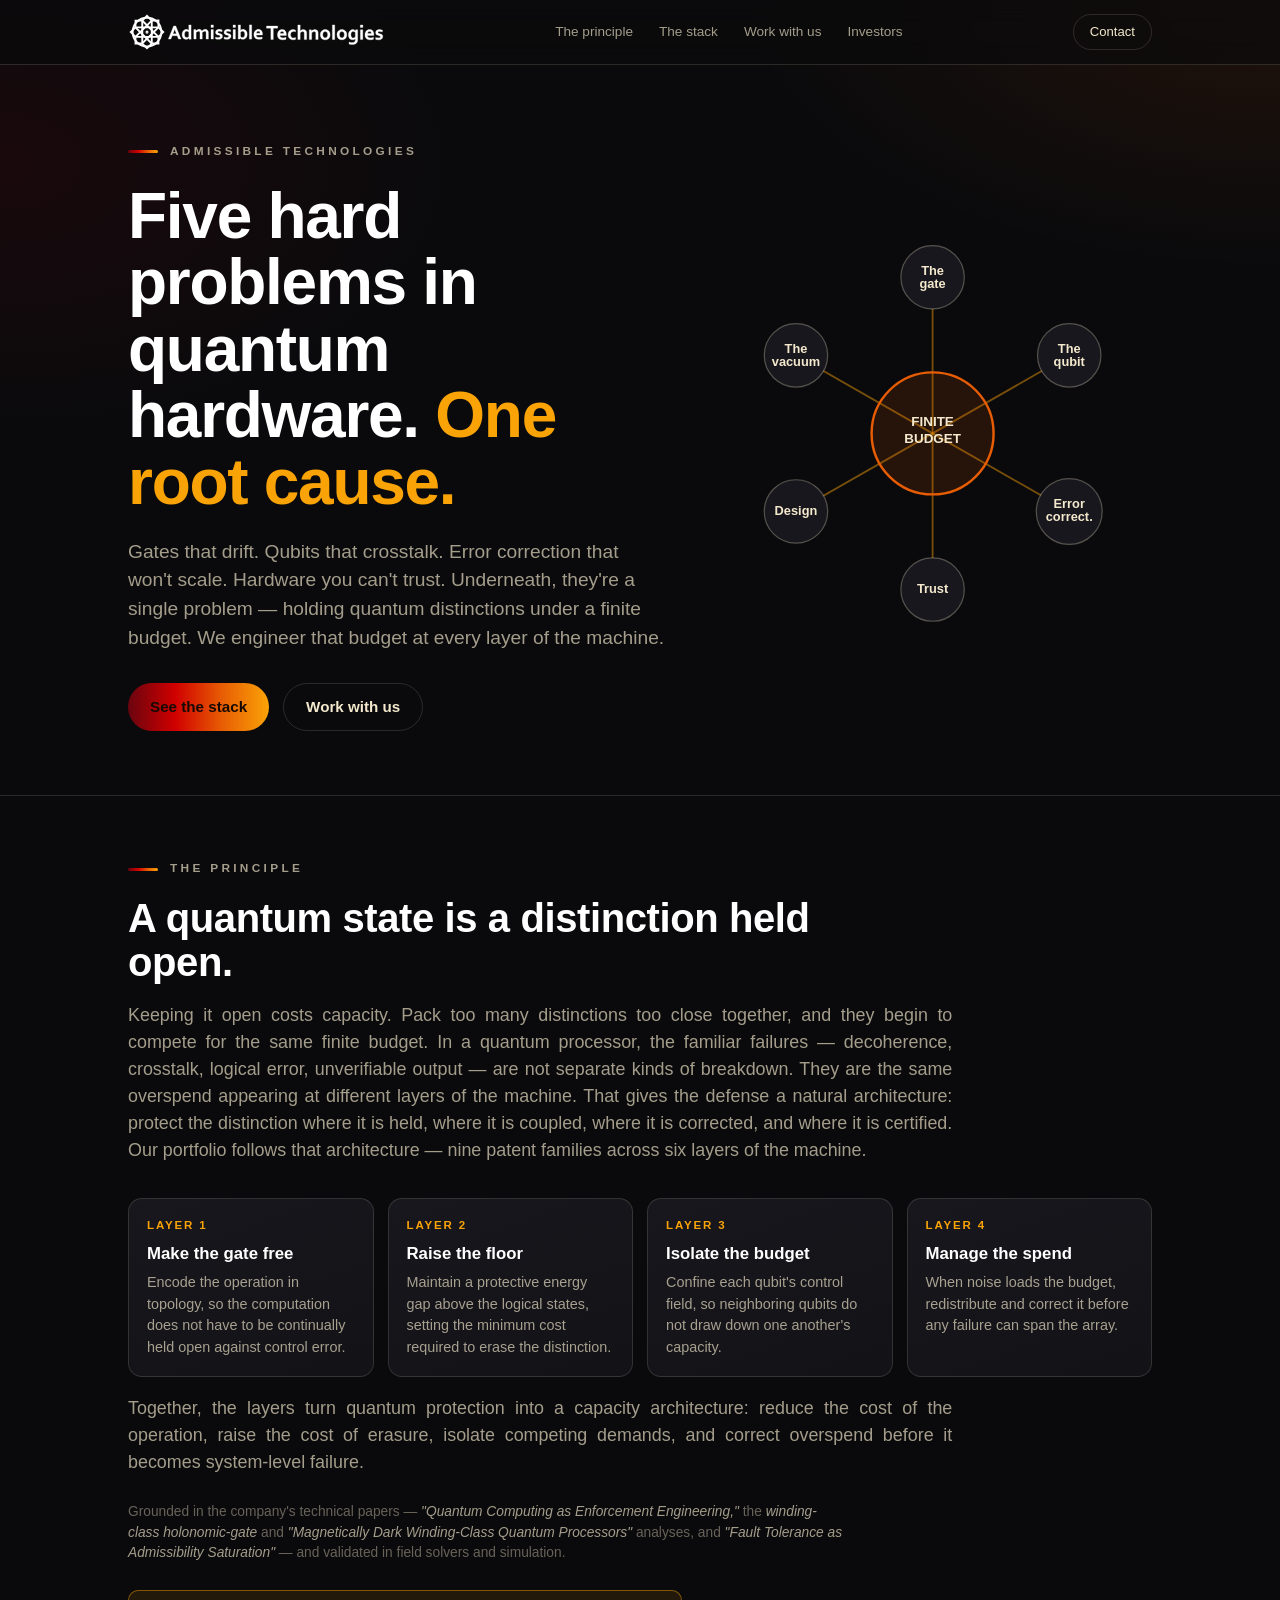
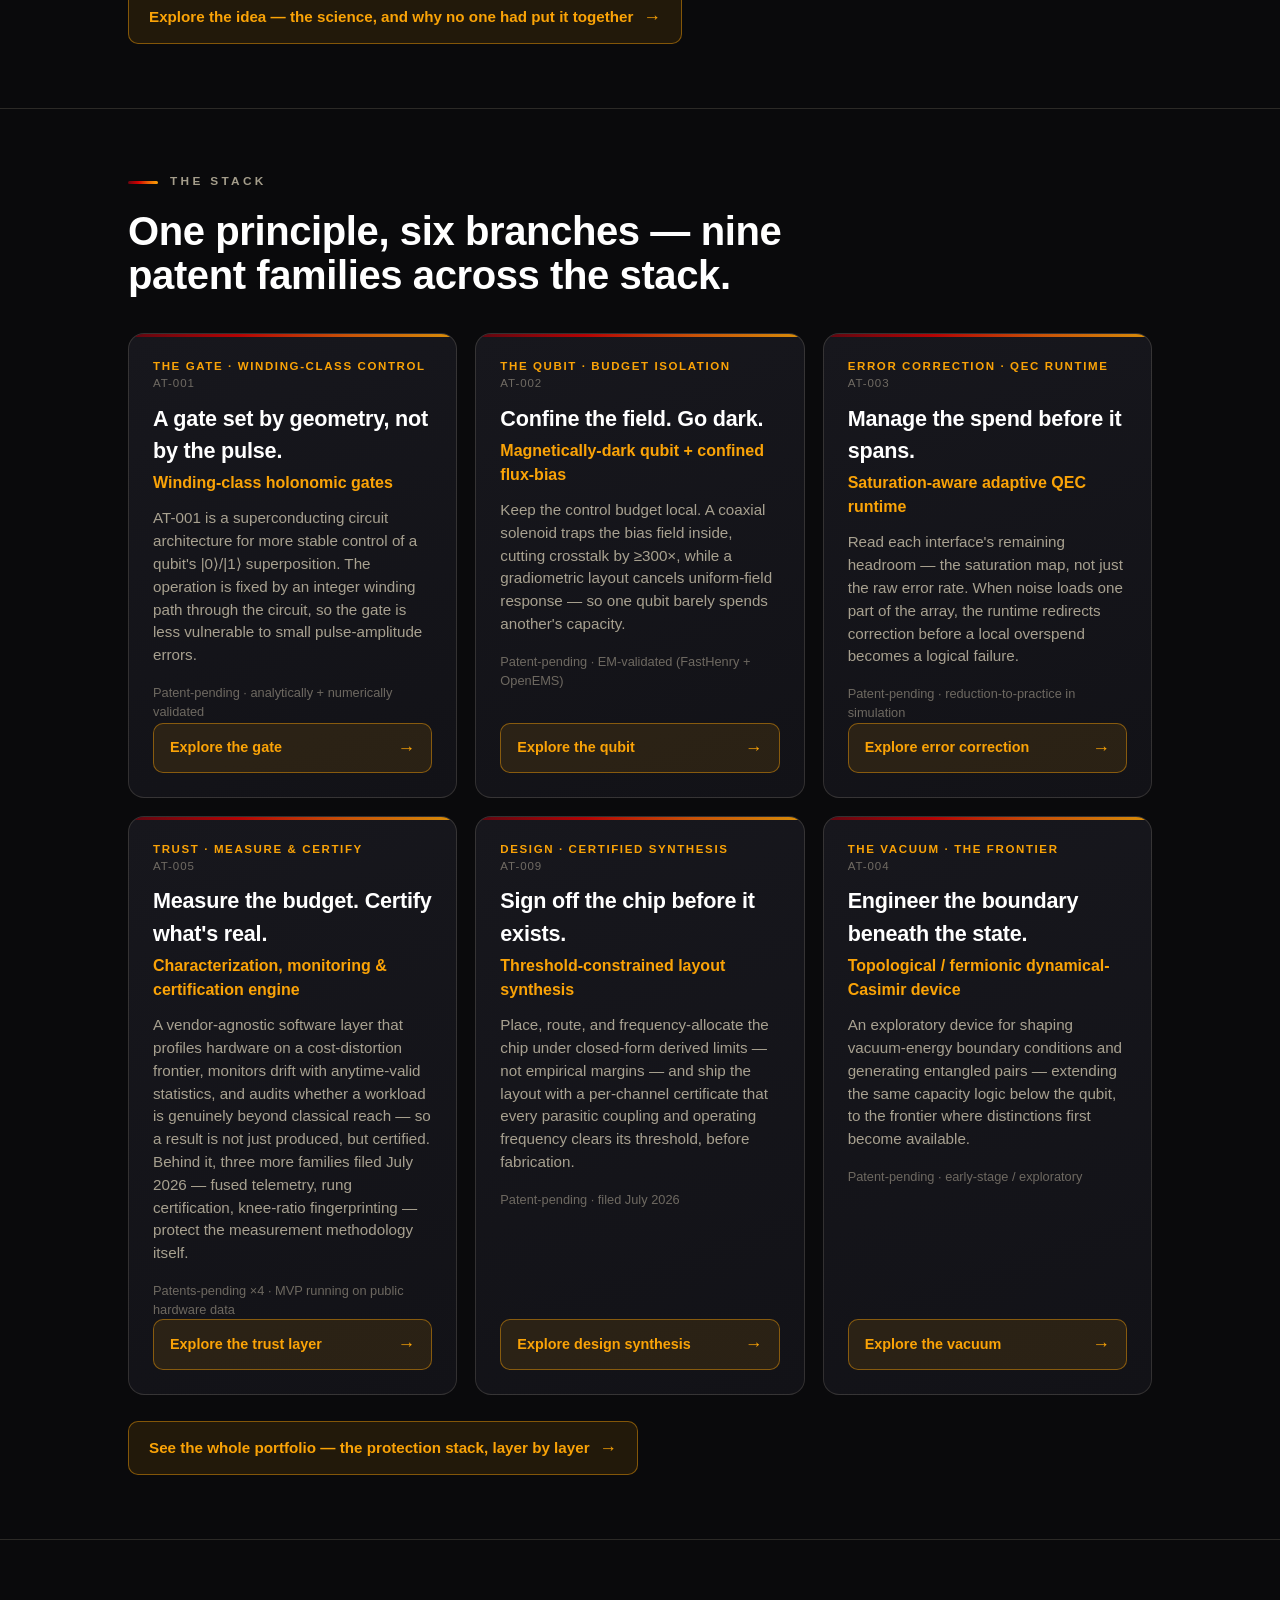
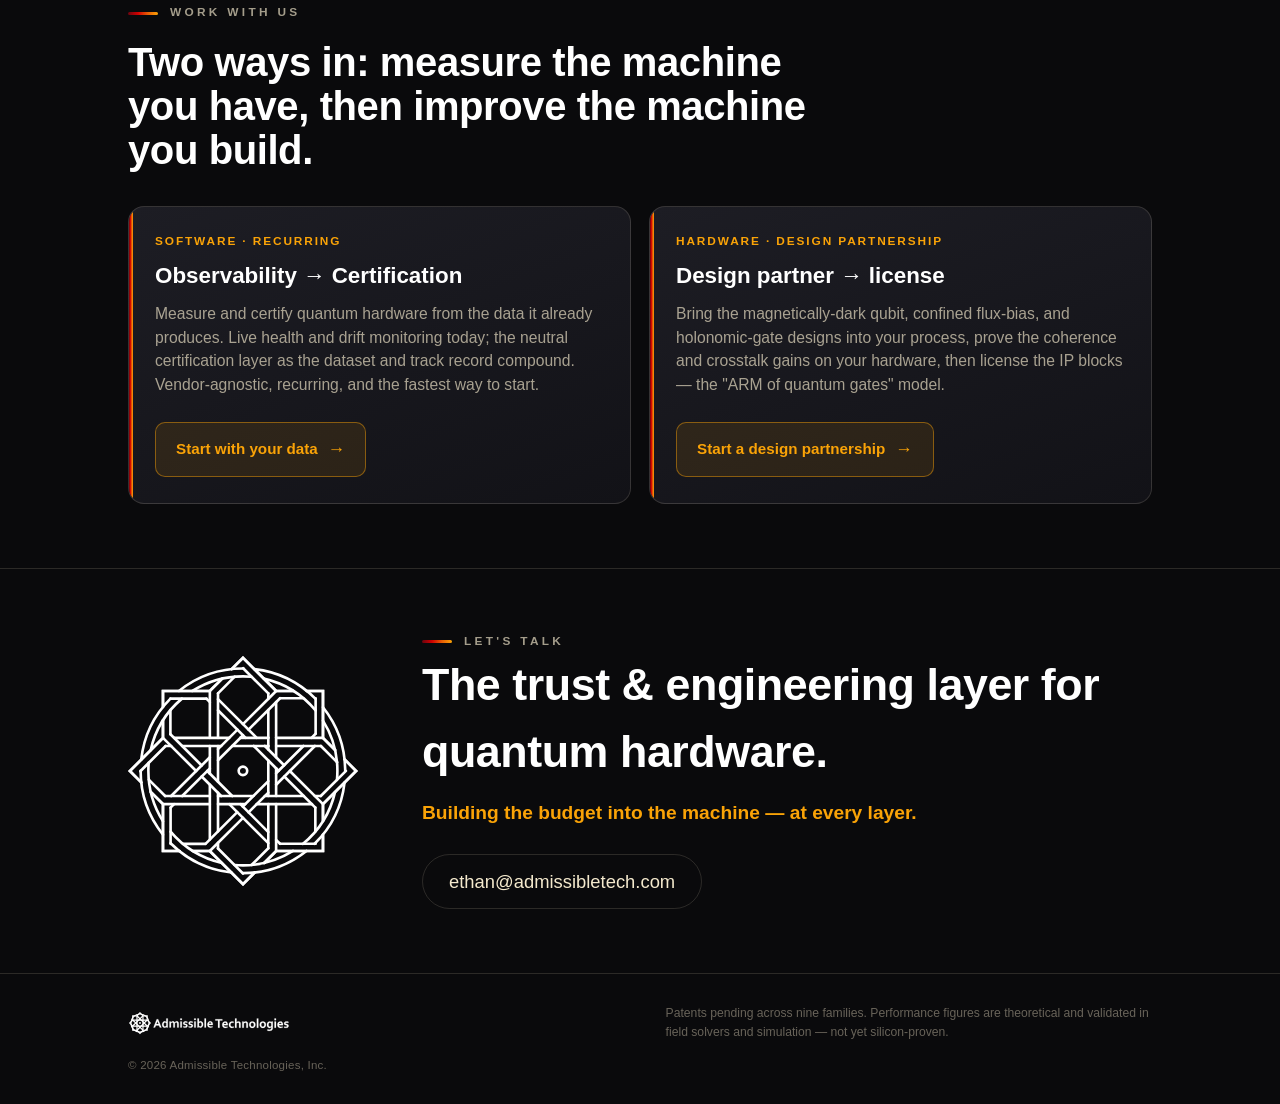
<file: index.html>
<!DOCTYPE html>
<html lang="en">
<head>
<meta charset="utf-8">
<meta name="viewport" content="width=device-width, initial-scale=1">
<!-- Google tag (gtag.js) -->
<script async src="https://www.googletagmanager.com/gtag/js?id=G-64BJ3TZN4G"></script>
<script>
window.dataLayer = window.dataLayer || [];
function gtag(){dataLayer.push(arguments);}
gtag('js', new Date());
gtag('config', 'G-64BJ3TZN4G');
</script>

<title>Admissible Technologies — the trust &amp; engineering layer for quantum hardware</title>
<meta name="description" content="Gates that drift, qubits that crosstalk, error correction that won't scale, hardware you can't trust — one root cause. Admissible Technologies engineers the enforcement budget at every layer of the quantum machine.">
<link rel="canonical" href="https://admissibletech.com/">
<link rel="icon" href="favicon.svg" type="image/svg+xml">
<link rel="icon" type="image/png" sizes="32x32" href="favicon-32x32.png">
<link rel="icon" type="image/png" sizes="16x16" href="favicon-16x16.png">
<link rel="apple-touch-icon" sizes="180x180" href="apple-touch-icon.png">
<meta name="theme-color" content="#0a0a0c">
<meta property="og:site_name" content="Admissible Technologies">
<meta property="og:type" content="website">
<meta property="og:url" content="https://admissibletech.com/">
<meta property="og:title" content="Admissible Technologies — Five hard problems in quantum hardware. One root cause.">
<meta property="og:description" content="Gates that drift, qubits that crosstalk, error correction that won't scale, hardware you can't trust — one root cause. We engineer the enforcement budget at every layer of the quantum machine.">
<meta name="twitter:card" content="summary">
<meta name="twitter:title" content="Admissible Technologies">
<meta name="twitter:description" content="Five hard problems in quantum hardware. One root cause.">
<script type="application/ld+json">
{"@context":"https://schema.org","@type":"Organization","name":"Admissible Technologies, Inc.","url":"https://admissibletech.com/","email":"ethan@admissibletech.com","description":"Engineering the enforcement budget at every layer of the quantum machine — gates, qubits, error correction, trust, and design."}
</script>
<link rel="stylesheet" href="style.css">
</head>
<body>

<svg width="0" height="0" style="position:absolute" aria-hidden="true">
  <symbol id="emblem" viewBox="1.8 11.3 64.7 65">
    <polyline class="e" points="11.29 25.54 11.29 20.98 24.66 20.98 28.19 17.45"/><polyline class="e" points="5.08 47.05 1.83 43.8 11.29 34.35 11.29 29.36"/><polyline class="e" points="16.03 66.63 11.29 66.63 11.29 53.26 7.79 49.76"/><polyline class="e" points="37.43 72.76 34.11 76.08 24.66 66.63 19.78 66.63"/><polyline class="e" points="56.93 62.16 56.93 66.63 43.56 66.63 40.15 70.04"/><polyline class="e" points="63.09 40.51 66.39 43.8 56.93 53.26 56.93 58.09"/><polyline class="e" points="52.32 20.98 56.93 20.98 56.93 34.35 60.39 37.8"/><polyline class="e" points="30.88 14.75 34.11 11.53 43.56 20.98 48.51 20.98"/><line class="e" x1="38.03" y1="34.35" x2="26.98" y2="23.3"/><line class="e" x1="56.93" y1="53.26" x2="47.48" y2="43.81"/><line class="e" x1="30.19" y1="53.26" x2="41.33" y2="64.39"/><line class="e" x1="11.29" y1="34.35" x2="20.74" y2="43.8"/><line class="e" x1="34.11" y1="57.18" x2="24.66" y2="66.63"/><line class="e" x1="54.62" y1="36.67" x2="43.56" y2="47.72"/><line class="e" x1="24.66" y1="39.89" x2="13.6" y2="50.94"/><line class="e" x1="43.56" y1="20.98" x2="34.11" y2="30.43"/><line class="e" x1="30.19" y1="34.35" x2="14.45" y2="34.35"/><line class="e" x1="56.93" y1="34.35" x2="43.56" y2="34.35"/><line class="e" x1="24.66" y1="53.26" x2="11.29" y2="53.26"/><line class="e" x1="53.77" y1="53.26" x2="38.03" y2="53.26"/><line class="e" x1="43.56" y1="53.26" x2="43.56" y2="66.63"/><line class="e" x1="43.56" y1="24.14" x2="43.56" y2="39.89"/><line class="e" x1="24.66" y1="47.72" x2="24.66" y2="63.35"/><line class="e" x1="24.66" y1="20.98" x2="24.66" y2="34.35"/><line class="e" x1="54.62" y1="50.94" x2="56.31" y2="50.94"/><line class="e" x1="26.98" y1="50.94" x2="37.07" y2="50.94"/><line class="e" x1="11.89" y1="50.94" x2="24.66" y2="50.94"/><line class="e" x1="43.56" y1="36.67" x2="56.35" y2="36.67"/><line class="e" x1="16.77" y1="36.67" x2="27.88" y2="36.67"/><line class="e" x1="26.98" y1="34.35" x2="26.98" y2="21.66"/><line class="e" x1="26.98" y1="61.03" x2="26.98" y2="50.05"/><path class="e" d="M15.84,21a29.1,29.1,0,0,1,18.24-6.4h.15"/><path class="e" d="M5.07,40.56a29.09,29.09,0,0,1,8.35-17.4"/><path class="e" d="M11.29,62A29,29,0,0,1,4.9,43.77"/><path class="e" d="M30.79,72.77a29.11,29.11,0,0,1-17.34-8.36"/><path class="e" d="M52.22,66.63A29,29,0,0,1,34.08,73"/><path class="e" d="M63.08,47.11a29.12,29.12,0,0,1-8.54,17.47"/><path class="e" d="M56.93,25.61a29,29,0,0,1,6.33,17.6c0,.18,0,.37,0,.56"/><path class="e" d="M37.34,14.76a29.13,29.13,0,0,1,17.49,8.48"/><path class="d" fill="currentColor" stroke="none" d="M32.87,43.77A1.22,1.22,0,1,1,34.08,45,1.21,1.21,0,0,1,32.87,43.77Z"/>
  </symbol>
</svg>

<nav>
  <div class="wrap">
    <a class="brand" href="#top"><img src="logo.svg" alt="Admissible Technologies" class="navlogo"></a>
    <div class="links">
      <a href="#principle">The principle</a>
      <a href="#portfolio">The stack</a>
      <a href="#work">Work with us</a>
      <a href="investors.html">Investors</a>
    </div>
    <a class="cta" href="#contact">Contact</a>
  </div>
</nav>

<a id="top"></a>
<header class="hero">
  <div class="wrap grid">
    <div>
      <div class="eyebrow"><span class="bar"></span>Admissible Technologies</div>
      <h1>Five hard problems in quantum hardware. <span class="accent">One root cause.</span></h1>
      <p class="sub">Gates that drift. Qubits that crosstalk. Error correction that won't scale. Hardware you can't trust. Underneath, they're a single problem — holding quantum distinctions under a finite budget. We engineer that budget at every layer of the machine.</p>
      <div class="row">
        <a class="btn primary" href="#portfolio">See the stack</a>
        <a class="btn ghost" href="#work">Work with us</a>
      </div>
    </div>
    <div>
      <svg class="hub" viewBox="0 0 360 340" role="img" aria-label="One principle at the center with six branches: the gate, the qubit, error correction, trust, design, and the vacuum">
        <g stroke="rgba(250,163,7,0.45)" stroke-width="1.5">
          <line x1="180" y1="170" x2="180" y2="42"/>
          <line x1="180" y1="170" x2="292" y2="106"/>
          <line x1="180" y1="170" x2="292" y2="234"/>
          <line x1="180" y1="170" x2="180" y2="298"/>
          <line x1="180" y1="170" x2="68" y2="234"/>
          <line x1="180" y1="170" x2="68" y2="106"/>
        </g>
        <circle cx="180" cy="170" r="50" fill="rgba(232,93,4,0.12)" stroke="#e85d04" stroke-width="2"/>
        <text x="180" y="164" text-anchor="middle" font-size="11" font-weight="700" fill="#f4e9cd">FINITE</text>
        <text x="180" y="178" text-anchor="middle" font-size="11" font-weight="700" fill="#f4e9cd">BUDGET</text>
        <g font-size="10.5" font-weight="700" fill="#f4e9cd" text-anchor="middle">
          <g><circle cx="180" cy="42" r="26" fill="#17171d" stroke="rgba(244,233,205,0.3)"/><text x="180" y="40">The</text><text x="180" y="51">gate</text></g>
          <g><circle cx="292" cy="106" r="26" fill="#17171d" stroke="rgba(244,233,205,0.3)"/><text x="292" y="104">The</text><text x="292" y="115">qubit</text></g>
          <g><circle cx="292" cy="234" r="27" fill="#17171d" stroke="rgba(244,233,205,0.3)"/><text x="292" y="231">Error</text><text x="292" y="242">correct.</text></g>
          <g><circle cx="180" cy="298" r="26" fill="#17171d" stroke="rgba(244,233,205,0.3)"/><text x="180" y="301">Trust</text></g>
          <g><circle cx="68" cy="234" r="26" fill="#17171d" stroke="rgba(244,233,205,0.3)"/><text x="68" y="237">Design</text></g>
          <g><circle cx="68" cy="106" r="26" fill="#17171d" stroke="rgba(244,233,205,0.3)"/><text x="68" y="104">The</text><text x="68" y="115">vacuum</text></g>
        </g>
      </svg>
    </div>
  </div>
</header>

<section class="band" id="principle">
  <div class="wrap">
    <div class="eyebrow"><span class="bar"></span>The principle</div>
    <h2 class="sec">A quantum state is a distinction held open.</h2>
    <p class="lede">Keeping it open costs capacity. Pack too many distinctions too close together, and they begin to compete for the same finite budget. In a quantum processor, the familiar failures &mdash; decoherence, crosstalk, logical error, unverifiable output &mdash; are not separate kinds of breakdown. They are the same overspend appearing at different layers of the machine. That gives the defense a natural architecture: protect the distinction where it is held, where it is coupled, where it is corrected, and where it is certified. Our portfolio follows that architecture &mdash; nine patent families across six layers of the machine.</p>
    <div class="chain">
      <div class="step"><div class="n">Layer 1</div><h4>Make the gate free</h4><p>Encode the operation in topology, so the computation does not have to be continually held open against control error.</p></div>
      <div class="step"><div class="n">Layer 2</div><h4>Raise the floor</h4><p>Maintain a protective energy gap above the logical states, setting the minimum cost required to erase the distinction.</p></div>
      <div class="step"><div class="n">Layer 3</div><h4>Isolate the budget</h4><p>Confine each qubit's control field, so neighboring qubits do not draw down one another's capacity.</p></div>
      <div class="step"><div class="n">Layer 4</div><h4>Manage the spend</h4><p>When noise loads the budget, redistribute and correct it before any failure can span the array.</p></div>
    </div>
    <p class="lede">Together, the layers turn quantum protection into a capacity architecture: reduce the cost of the operation, raise the cost of erasure, isolate competing demands, and correct overspend before it becomes system-level failure.</p>
    <p class="src">Grounded in the company's technical papers — <i>"Quantum Computing as Enforcement Engineering,"</i> the <i>winding-class holonomic-gate</i> and <i>"Magnetically Dark Winding-Class Quantum Processors"</i> analyses, and <i>"Fault Tolerance as Admissibility Saturation"</i> — and validated in field solvers and simulation.</p>
    <a class="idea-explore" href="the-idea.html"><span>Explore the idea &mdash; the science, and why no one had put it together</span><span class="arrow">&rarr;</span></a>
  </div>
</section>

<section class="band" id="portfolio">
  <div class="wrap">
    <div class="eyebrow"><span class="bar"></span>The stack</div>
    <h2 class="sec">One principle, six branches — nine patent families across the stack.</h2>
    <div class="cards">

      <div class="pcard">
        <span class="layer">The gate · winding-class control</span><span class="at">AT-001</span>
        <h3>A gate set by geometry, not by the pulse.</h3>
        <div class="tag">Winding-class holonomic gates</div>
        <p>AT-001 is a superconducting circuit architecture for more stable control of a qubit's |0&rang;/|1&rang; superposition. The operation is fixed by an integer winding path through the circuit, so the gate is less vulnerable to small pulse-amplitude errors.</p>
        <div class="status">Patent-pending · analytically + numerically validated</div>
        <a class="explore" href="gate.html"><span>Explore the gate</span><span class="arrow">&rarr;</span></a>
      </div>

      <div class="pcard">
        <span class="layer">The qubit · budget isolation</span><span class="at">AT-002</span>
        <h3>Confine the field. Go dark.</h3>
        <div class="tag">Magnetically-dark qubit + confined flux-bias</div>
        <p>Keep the control budget local. A coaxial solenoid traps the bias field inside, cutting crosstalk by &ge;300&times;, while a gradiometric layout cancels uniform-field response &mdash; so one qubit barely spends another's capacity.</p>
        <div class="status">Patent-pending · EM-validated (FastHenry + OpenEMS)</div>
        <a class="explore" href="qubit.html"><span>Explore the qubit</span><span class="arrow">&rarr;</span></a>
      </div>

      <div class="pcard">
        <span class="layer">Error correction · QEC runtime</span><span class="at">AT-003</span>
        <h3>Manage the spend before it spans.</h3>
        <div class="tag">Saturation-aware adaptive QEC runtime</div>
        <p>Read each interface's remaining headroom &mdash; the saturation map, not just the raw error rate. When noise loads one part of the array, the runtime redirects correction before a local overspend becomes a logical failure.</p>
        <div class="status">Patent-pending · reduction-to-practice in simulation</div>
        <a class="explore" href="error-correction.html"><span>Explore error correction</span><span class="arrow">&rarr;</span></a>
      </div>

      <div class="pcard">
        <span class="layer">Trust · measure &amp; certify</span><span class="at">AT-005</span>
        <h3>Measure the budget. Certify what's real.</h3>
        <div class="tag">Characterization, monitoring &amp; certification engine</div>
        <p>A vendor-agnostic software layer that profiles hardware on a cost-distortion frontier, monitors drift with anytime-valid statistics, and audits whether a workload is genuinely beyond classical reach &mdash; so a result is not just produced, but certified. Behind it, three more families filed July 2026 &mdash; fused telemetry, rung certification, knee-ratio fingerprinting &mdash; protect the measurement methodology itself.</p>
        <div class="status">Patents-pending &times;4 · MVP running on public hardware data</div>
        <a class="explore" href="trust.html"><span>Explore the trust layer</span><span class="arrow">&rarr;</span></a>
      </div>

      <div class="pcard">
        <span class="layer">Design · certified synthesis</span><span class="at">AT-009</span>
        <h3>Sign off the chip before it exists.</h3>
        <div class="tag">Threshold-constrained layout synthesis</div>
        <p>Place, route, and frequency-allocate the chip under closed-form derived limits &mdash; not empirical margins &mdash; and ship the layout with a per-channel certificate that every parasitic coupling and operating frequency clears its threshold, before fabrication.</p>
        <div class="status">Patent-pending · filed July 2026</div>
        <a class="explore" href="the-stack.html#design"><span>Explore design synthesis</span><span class="arrow">&rarr;</span></a>
      </div>

      <div class="pcard">
        <span class="layer">The vacuum · the frontier</span><span class="at">AT-004</span>
        <h3>Engineer the boundary beneath the state.</h3>
        <div class="tag">Topological / fermionic dynamical-Casimir device</div>
        <p>An exploratory device for shaping vacuum-energy boundary conditions and generating entangled pairs &mdash; extending the same capacity logic below the qubit, to the frontier where distinctions first become available.</p>
        <div class="status">Patent-pending · early-stage / exploratory</div>
        <a class="explore" href="vacuum.html"><span>Explore the vacuum</span><span class="arrow">&rarr;</span></a>
      </div>

    </div>
    <a class="idea-explore" href="the-stack.html"><span>See the whole portfolio &mdash; the protection stack, layer by layer</span><span class="arrow">&rarr;</span></a>
  </div>
</section>

<section class="band" id="work">
  <div class="wrap">
    <div class="eyebrow"><span class="bar"></span>Work with us</div>
    <h2 class="sec">Two ways in: measure the machine you have, then improve the machine you build.</h2>
    <div class="engines">
      <div class="engine">
        <div class="k">Software · recurring</div>
        <h3>Observability &rarr; Certification</h3>
        <p>Measure and certify quantum hardware from the data it already produces. Live health and drift monitoring today; the neutral certification layer as the dataset and track record compound. Vendor-agnostic, recurring, and the fastest way to start.</p>
        <a class="idea-explore" href="work.html#observability"><span>Start with your data</span><span class="arrow">&rarr;</span></a>
      </div>
      <div class="engine">
        <div class="k">Hardware · design partnership</div>
        <h3>Design partner &rarr; license</h3>
        <p>Bring the magnetically-dark qubit, confined flux-bias, and holonomic-gate designs into your process, prove the coherence and crosstalk gains on your hardware, then license the IP blocks — the "ARM of quantum gates" model.</p>
        <a class="idea-explore" href="work.html#design-partner"><span>Start a design partnership</span><span class="arrow">&rarr;</span></a>
      </div>
    </div>
  </div>
</section>

<section class="band contact lockup" id="contact">
  <div class="wrap">
    <img src="emblem.svg" alt="" class="signmark">
    <div class="copy">
      <div class="eyebrow"><span class="bar"></span>Let's talk</div>
      <h2>The trust &amp; engineering layer for quantum hardware.</h2>
      <div class="turn">Building the budget into the machine — at every layer.</div>
      <a class="mail" href="mailto:ethan@admissibletech.com">ethan@admissibletech.com</a>
    </div>
  </div>
</section>

<footer>
  <div class="wrap">
    <a class="brand" href="#top"><img src="logo.svg" alt="Admissible Technologies" class="footlogo"></a>
    <p class="fineprint">Patents pending across nine families. Performance figures are theoretical and validated in field solvers and simulation &mdash; not yet silicon-proven.</p>
  </div>
  <div class="wrap"><p class="legal">&copy; 2026 Admissible Technologies, Inc.</p></div>
</footer>

</body>
</html>
</file>
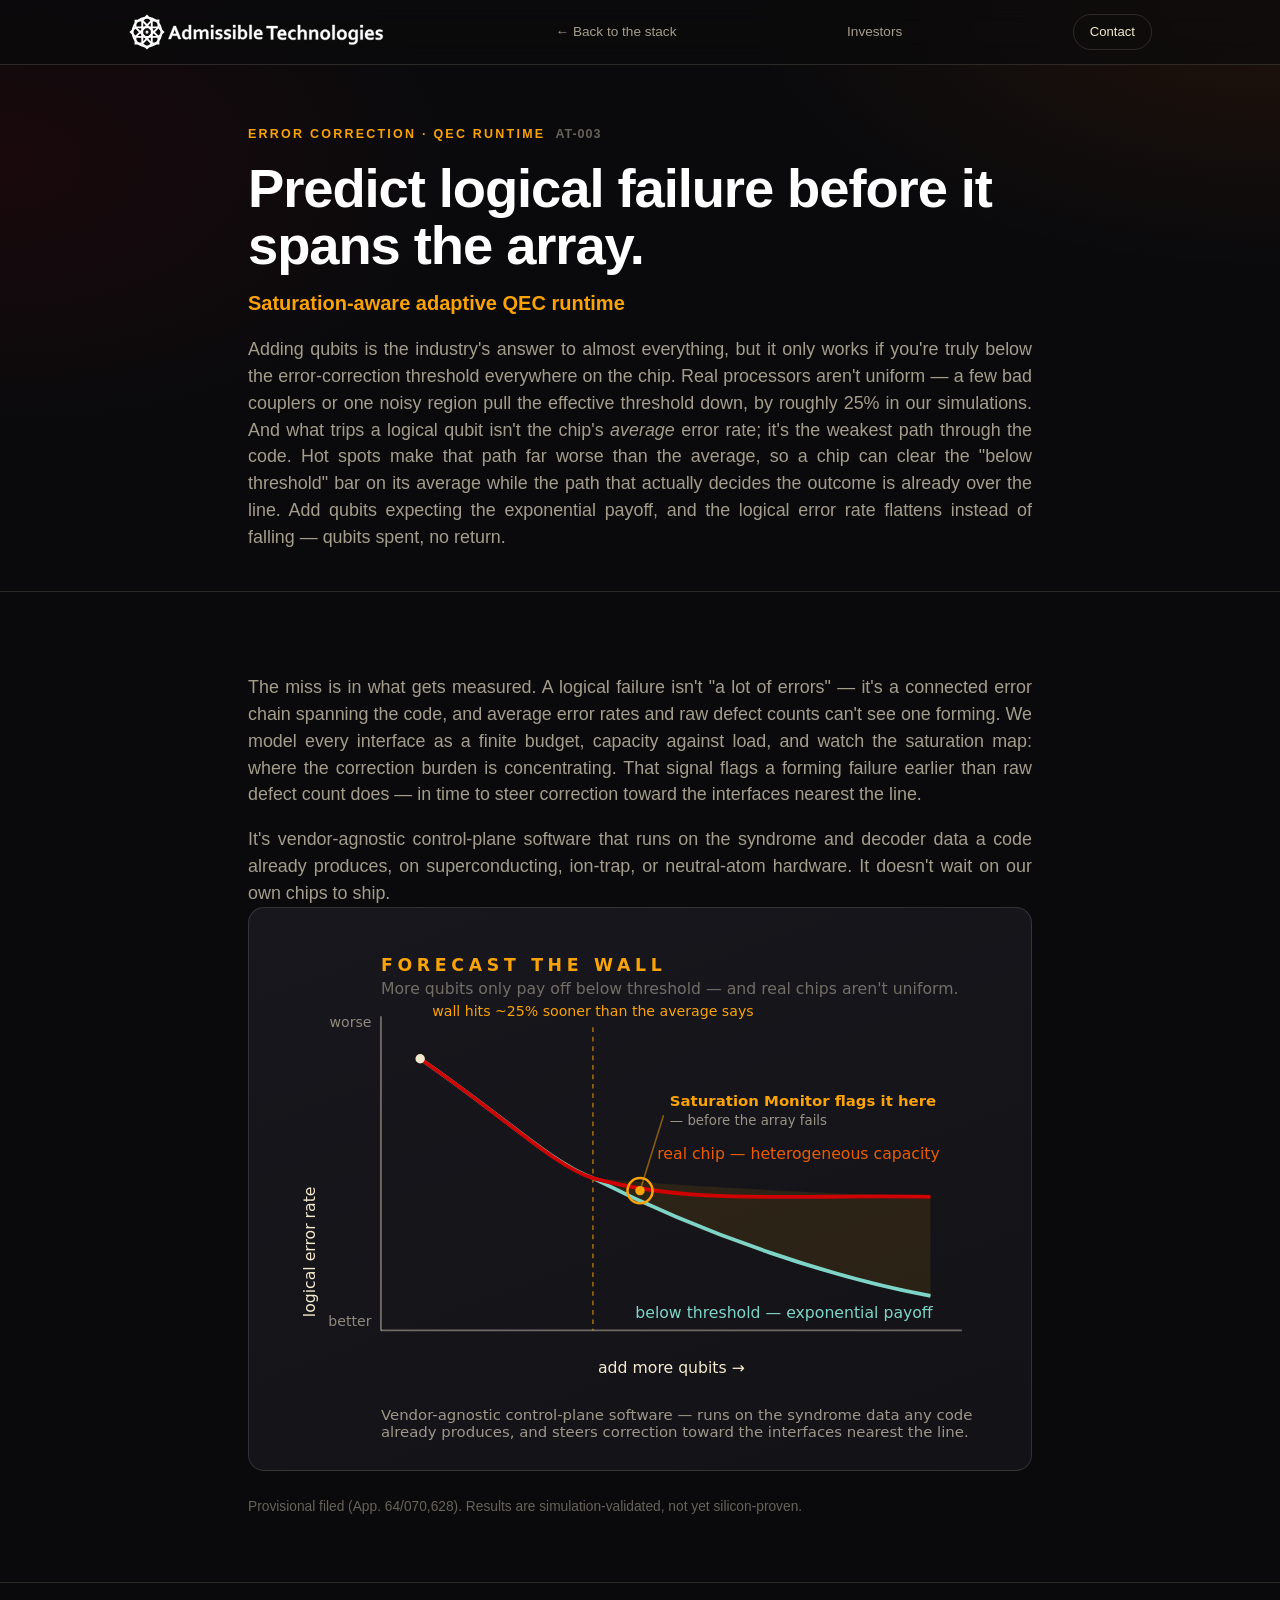
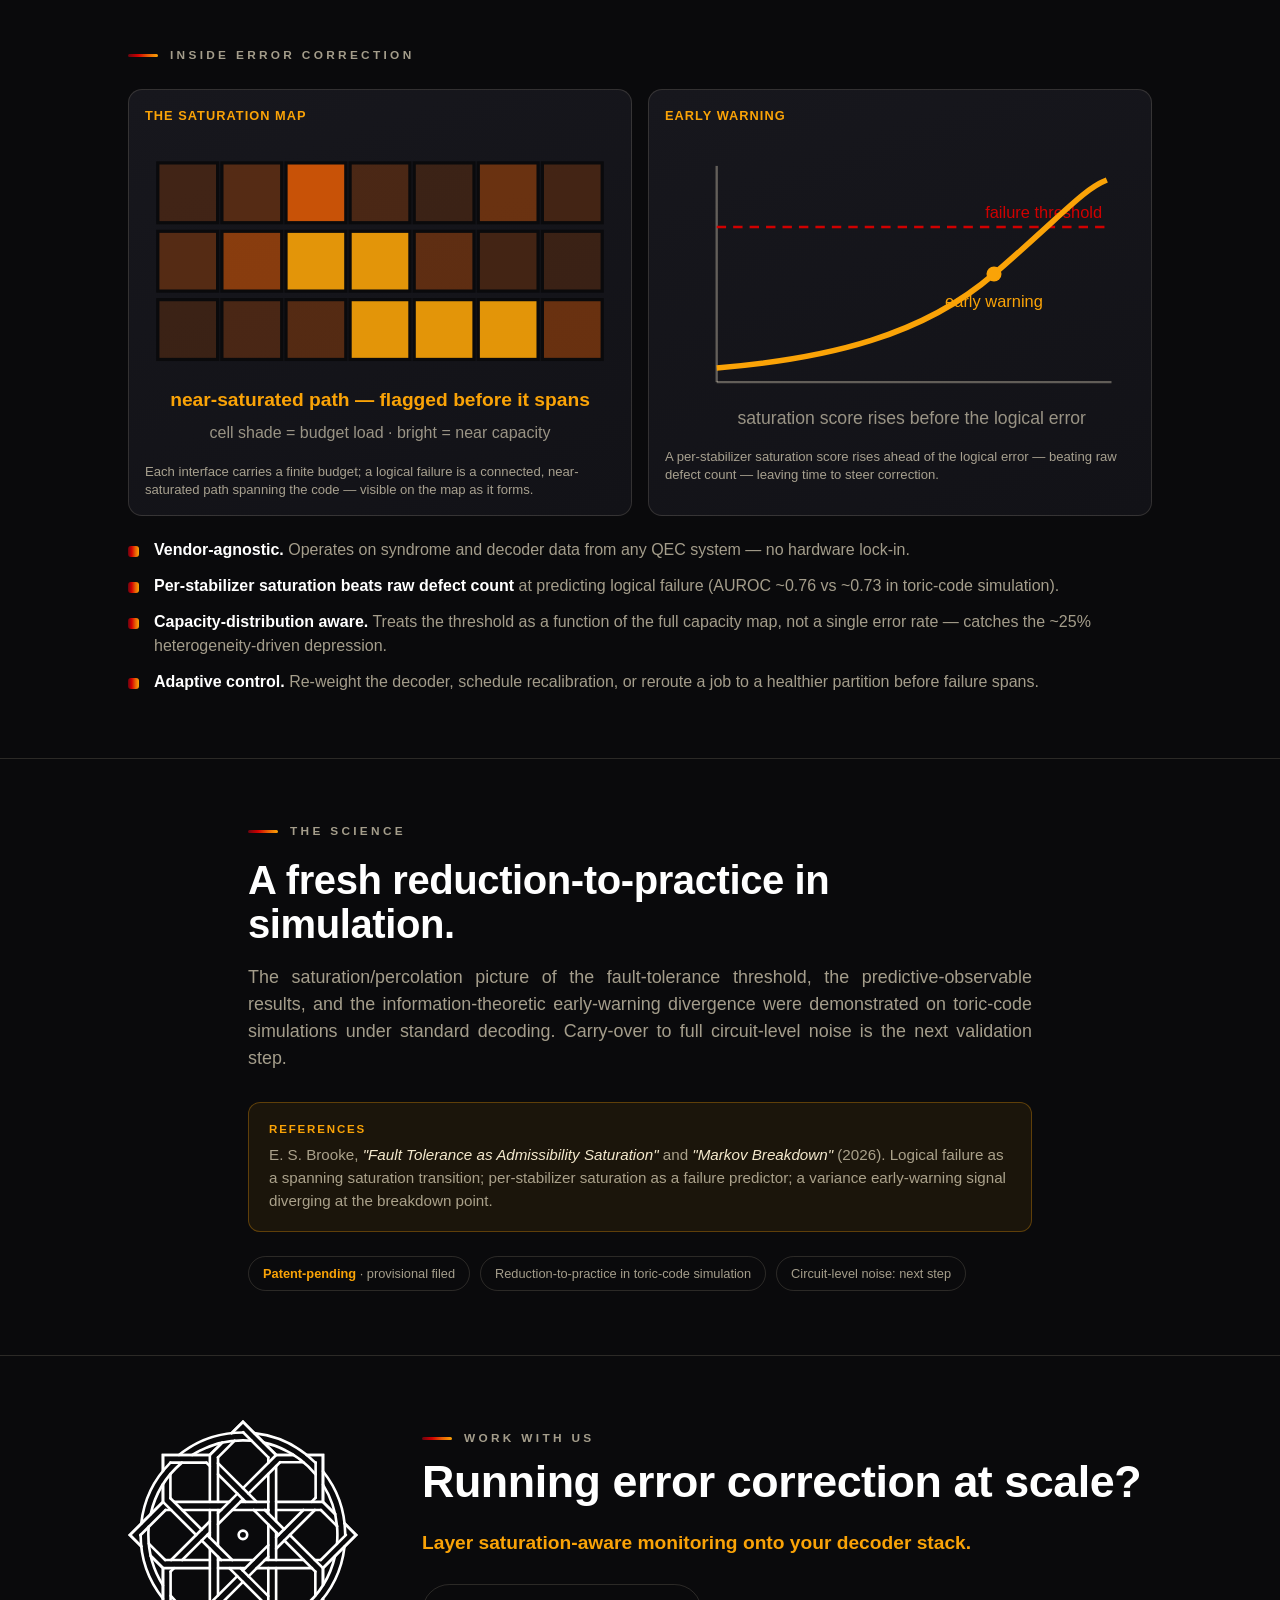
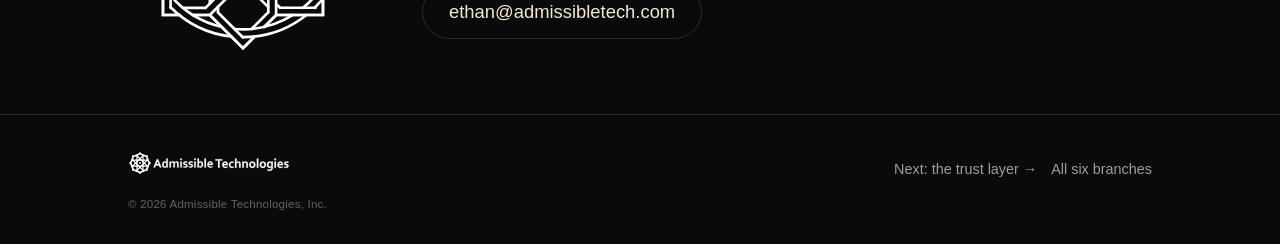
<file: error-correction.html>
<!DOCTYPE html>
<html lang="en">
<head>
<meta charset="utf-8">
<meta name="viewport" content="width=device-width, initial-scale=1">
<!-- Google tag (gtag.js) -->
<script async src="https://www.googletagmanager.com/gtag/js?id=G-64BJ3TZN4G"></script>
<script>
window.dataLayer = window.dataLayer || [];
function gtag(){dataLayer.push(arguments);}
gtag('js', new Date());
gtag('config', 'G-64BJ3TZN4G');
</script>

<title>Error Correction — Saturation-Aware QEC Runtime · Admissible Technologies</title>
<meta name="description" content="An adaptive error-correction runtime that reads each interface's budget headroom — the saturation map — to forecast logical failure and steer correction before it spans the array.">
<link rel="canonical" href="https://admissibletech.com/error-correction.html">
<link rel="icon" href="favicon.svg" type="image/svg+xml">
<link rel="icon" type="image/png" sizes="32x32" href="favicon-32x32.png">
<link rel="icon" type="image/png" sizes="16x16" href="favicon-16x16.png">
<link rel="apple-touch-icon" sizes="180x180" href="apple-touch-icon.png">
<meta name="theme-color" content="#0a0a0c">
<meta property="og:site_name" content="Admissible Technologies">
<meta property="og:type" content="website">
<meta property="og:url" content="https://admissibletech.com/error-correction.html">
<meta property="og:title" content="Error Correction — Saturation-Aware QEC Runtime">
<meta property="og:description" content="An adaptive error-correction runtime that reads each interface's budget headroom — the saturation map — to forecast logical failure and steer correction before it spans the array.">
<meta name="twitter:card" content="summary">
<meta name="twitter:title" content="Error Correction — Saturation-Aware QEC Runtime">
<meta name="twitter:description" content="An adaptive error-correction runtime that reads each interface's budget headroom — the saturation map — to forecast logical failure and steer correction before it spans the array.">
<link rel="stylesheet" href="style.css">
</head>
<body>

<svg width="0" height="0" style="position:absolute" aria-hidden="true">
  <symbol id="emblem" viewBox="1.8 11.3 64.7 65">
    <polyline class="e" points="11.29 25.54 11.29 20.98 24.66 20.98 28.19 17.45"/><polyline class="e" points="5.08 47.05 1.83 43.8 11.29 34.35 11.29 29.36"/><polyline class="e" points="16.03 66.63 11.29 66.63 11.29 53.26 7.79 49.76"/><polyline class="e" points="37.43 72.76 34.11 76.08 24.66 66.63 19.78 66.63"/><polyline class="e" points="56.93 62.16 56.93 66.63 43.56 66.63 40.15 70.04"/><polyline class="e" points="63.09 40.51 66.39 43.8 56.93 53.26 56.93 58.09"/><polyline class="e" points="52.32 20.98 56.93 20.98 56.93 34.35 60.39 37.8"/><polyline class="e" points="30.88 14.75 34.11 11.53 43.56 20.98 48.51 20.98"/><line class="e" x1="38.03" y1="34.35" x2="26.98" y2="23.3"/><line class="e" x1="56.93" y1="53.26" x2="47.48" y2="43.81"/><line class="e" x1="30.19" y1="53.26" x2="41.33" y2="64.39"/><line class="e" x1="11.29" y1="34.35" x2="20.74" y2="43.8"/><line class="e" x1="34.11" y1="57.18" x2="24.66" y2="66.63"/><line class="e" x1="54.62" y1="36.67" x2="43.56" y2="47.72"/><line class="e" x1="24.66" y1="39.89" x2="13.6" y2="50.94"/><line class="e" x1="43.56" y1="20.98" x2="34.11" y2="30.43"/><line class="e" x1="30.19" y1="34.35" x2="14.45" y2="34.35"/><line class="e" x1="56.93" y1="34.35" x2="43.56" y2="34.35"/><line class="e" x1="24.66" y1="53.26" x2="11.29" y2="53.26"/><line class="e" x1="53.77" y1="53.26" x2="38.03" y2="53.26"/><line class="e" x1="43.56" y1="53.26" x2="43.56" y2="66.63"/><line class="e" x1="43.56" y1="24.14" x2="43.56" y2="39.89"/><line class="e" x1="24.66" y1="47.72" x2="24.66" y2="63.35"/><line class="e" x1="24.66" y1="20.98" x2="24.66" y2="34.35"/><line class="e" x1="54.62" y1="50.94" x2="56.31" y2="50.94"/><line class="e" x1="26.98" y1="50.94" x2="37.07" y2="50.94"/><line class="e" x1="11.89" y1="50.94" x2="24.66" y2="50.94"/><line class="e" x1="43.56" y1="36.67" x2="56.35" y2="36.67"/><line class="e" x1="16.77" y1="36.67" x2="27.88" y2="36.67"/><line class="e" x1="26.98" y1="34.35" x2="26.98" y2="21.66"/><line class="e" x1="26.98" y1="61.03" x2="26.98" y2="50.05"/><path class="e" d="M15.84,21a29.1,29.1,0,0,1,18.24-6.4h.15"/><path class="e" d="M5.07,40.56a29.09,29.09,0,0,1,8.35-17.4"/><path class="e" d="M11.29,62A29,29,0,0,1,4.9,43.77"/><path class="e" d="M30.79,72.77a29.11,29.11,0,0,1-17.34-8.36"/><path class="e" d="M52.22,66.63A29,29,0,0,1,34.08,73"/><path class="e" d="M63.08,47.11a29.12,29.12,0,0,1-8.54,17.47"/><path class="e" d="M56.93,25.61a29,29,0,0,1,6.33,17.6c0,.18,0,.37,0,.56"/><path class="e" d="M37.34,14.76a29.13,29.13,0,0,1,17.49,8.48"/><path class="d" fill="currentColor" stroke="none" d="M32.87,43.77A1.22,1.22,0,1,1,34.08,45,1.21,1.21,0,0,1,32.87,43.77Z"/>
  </symbol>
</svg>

<nav>
  <div class="wrap">
    <a class="brand" href="index.html"><img src="logo.svg" alt="Admissible Technologies" class="navlogo"></a>
    <a class="back" href="index.html#portfolio">&larr; Back to the stack</a>
    <a class="back" href="investors.html">Investors</a>
    <a class="cta" href="index.html#contact">Contact</a>
  </div>
</nav>

<header class="phero">
  <div class="wrap narrow">
    <div class="layerline">Error correction &middot; QEC runtime<span class="at">AT-003</span></div>
    <h1>Predict logical failure before it spans the array.</h1>
    <div class="tagline">Saturation-aware adaptive QEC runtime</div>
    <p class="intro">Adding qubits is the industry's answer to almost everything, but it only works if you're truly below the error-correction threshold everywhere on the chip. Real processors aren't uniform &mdash; a few bad couplers or one noisy region pull the effective threshold down, by roughly 25% in our simulations. And what trips a logical qubit isn't the chip's <i>average</i> error rate; it's the weakest path through the code. Hot spots make that path far worse than the average, so a chip can clear the "below threshold" bar on its average while the path that actually decides the outcome is already over the line. Add qubits expecting the exponential payoff, and the logical error rate flattens instead of falling &mdash; qubits spent, no return.</p>
  </div>
</header>

<section class="band">
  <div class="wrap narrow">
    <p class="lede">The miss is in what gets measured. A logical failure isn't "a lot of errors" &mdash; it's a connected error chain spanning the code, and average error rates and raw defect counts can't see one forming. We model every interface as a finite budget, capacity against load, and watch the saturation map: where the correction burden is concentrating. That signal flags a forming failure earlier than raw defect count does &mdash; in time to steer correction toward the interfaces nearest the line.</p>
    <p class="lede">It's vendor-agnostic control-plane software that runs on the syndrome and decoder data a code already produces, on superconducting, ion-trap, or neutral-atom hardware. It doesn't wait on our own chips to ship.</p>
    <div class="graphic" id="fig-hero">
      <svg class="gfx" viewBox="0 0 470 330" xmlns="http://www.w3.org/2000/svg" font-family="ui-sans-serif,system-ui,Segoe UI,sans-serif" role="img" aria-label="Logical error rate vs code distance: the clean curve keeps falling while a real chip plateaus into a wall">
        <text x="70" y="26" fill="#faa307" font-size="11" font-weight="700" letter-spacing="3">FORECAST THE WALL</text>
        <text x="70" y="41" fill="rgba(244,233,205,0.42)" font-size="10">More qubits only pay off below threshold &#8212; and real chips aren't uniform.</text>
        <line x1="70" y1="55" x2="70" y2="255" stroke="rgba(244,233,205,0.40)" stroke-width="1.2"/>
        <line x1="70" y1="255" x2="440" y2="255" stroke="rgba(244,233,205,0.40)" stroke-width="1.2"/>
        <text x="64" y="62" fill="rgba(244,233,205,0.55)" font-size="9" text-anchor="end">worse</text>
        <text x="64" y="252" fill="rgba(244,233,205,0.55)" font-size="9" text-anchor="end">better</text>
        <text transform="translate(28,205) rotate(-90)" fill="#f4e9cd" font-size="10" text-anchor="middle">logical error rate</text>
        <text x="255" y="282" fill="#f4e9cd" font-size="10" text-anchor="middle">add more qubits  &#8594;</text>
        <line x1="205" y1="62" x2="205" y2="255" stroke="#faa307" stroke-width="1" stroke-dasharray="3 3" opacity="0.6"/>
        <text x="205" y="55" fill="#faa307" font-size="9" text-anchor="middle">wall hits ~25% sooner than the average says</text>
        <path d="M205,158 C 270,164 360,168 420,170 L 420,233 C 360,222 270,196 205,158 Z" fill="rgba(250,163,7,0.10)"/>
        <path d="M95,82 C 150,120 178,148 205,158 C 280,196 360,222 420,233" fill="none" stroke="#7fd4c8" stroke-width="2.4"/>
        <path d="M95,82 C 150,120 180,150 205,158 C 270,176 340,168 420,170" fill="none" stroke="#d00000" stroke-width="2.4"/>
        <circle cx="95" cy="82" r="3" fill="#f4e9cd"/>
        <text x="232" y="247" fill="#7fd4c8" font-size="10">below threshold &#8212; exponential payoff</text>
        <text x="246" y="146" fill="#e85d04" font-size="10">real chip &#8212; heterogeneous capacity</text>
        <circle cx="235" cy="166" r="8" fill="none" stroke="#faa307" stroke-width="1.6"/>
        <circle cx="235" cy="166" r="3" fill="#faa307"/>
        <line x1="235" y1="166" x2="250" y2="118" stroke="rgba(250,163,7,0.5)" stroke-width="1"/>
        <text x="254" y="112" fill="#faa307" font-size="9.5" font-weight="700">Saturation Monitor flags it here</text>
        <text x="254" y="124" fill="rgba(244,233,205,0.6)" font-size="8.5">&#8212; before the array fails</text>
        <text x="70" y="312" fill="rgba(244,233,205,0.62)" font-size="9.5">Vendor-agnostic control-plane software &#8212; runs on the syndrome data any code</text>
        <text x="70" y="323" fill="rgba(244,233,205,0.62)" font-size="9.5">already produces, and steers correction toward the interfaces nearest the line.</text>
      </svg>
    </div>
    <p class="src">Provisional filed (App. 64/070,628). Results are simulation-validated, not yet silicon-proven.</p>
  </div>
</section>

<section class="band">
  <div class="wrap">
    <div class="eyebrow"><span class="bar"></span>Inside error correction</div>
    <div class="compare" style="margin-top:24px;">
      <div class="col good">
        <h4>The saturation map</h4>
        <svg class="gfx" viewBox="0 0 220 150" role="img" aria-label="A grid of stabilizer interfaces shaded by load, with near-saturated cells forming a near-spanning path">
          <g stroke="#0a0a0c" stroke-width="1.5">
            <rect x="6"  y="14" width="28" height="28" fill="#e85d04" fill-opacity="0.20"/>
            <rect x="36" y="14" width="28" height="28" fill="#e85d04" fill-opacity="0.30"/>
            <rect x="66" y="14" width="28" height="28" fill="#e85d04" fill-opacity="0.85"/>
            <rect x="96" y="14" width="28" height="28" fill="#e85d04" fill-opacity="0.25"/>
            <rect x="126" y="14" width="28" height="28" fill="#e85d04" fill-opacity="0.18"/>
            <rect x="156" y="14" width="28" height="28" fill="#e85d04" fill-opacity="0.40"/>
            <rect x="186" y="14" width="28" height="28" fill="#e85d04" fill-opacity="0.22"/>
            <rect x="6"  y="46" width="28" height="28" fill="#e85d04" fill-opacity="0.30"/>
            <rect x="36" y="46" width="28" height="28" fill="#e85d04" fill-opacity="0.55"/>
            <rect x="66" y="46" width="28" height="28" fill="#faa307" fill-opacity="0.9"/>
            <rect x="96" y="46" width="28" height="28" fill="#faa307" fill-opacity="0.9"/>
            <rect x="126" y="46" width="28" height="28" fill="#e85d04" fill-opacity="0.35"/>
            <rect x="156" y="46" width="28" height="28" fill="#e85d04" fill-opacity="0.22"/>
            <rect x="186" y="46" width="28" height="28" fill="#e85d04" fill-opacity="0.18"/>
            <rect x="6"  y="78" width="28" height="28" fill="#e85d04" fill-opacity="0.18"/>
            <rect x="36" y="78" width="28" height="28" fill="#e85d04" fill-opacity="0.25"/>
            <rect x="66" y="78" width="28" height="28" fill="#e85d04" fill-opacity="0.30"/>
            <rect x="96" y="78" width="28" height="28" fill="#faa307" fill-opacity="0.9"/>
            <rect x="126" y="78" width="28" height="28" fill="#faa307" fill-opacity="0.9"/>
            <rect x="156" y="78" width="28" height="28" fill="#faa307" fill-opacity="0.9"/>
            <rect x="186" y="78" width="28" height="28" fill="#e85d04" fill-opacity="0.40"/>
          </g>
          <text x="110" y="128" text-anchor="middle" font-size="9" fill="#faa307" font-weight="700">near-saturated path &mdash; flagged before it spans</text>
          <text x="110" y="143" text-anchor="middle" font-size="7.5" fill="rgba(244,233,205,0.6)">cell shade = budget load &middot; bright = near capacity</text>
        </svg>
        <div class="cap">Each interface carries a finite budget; a logical failure is a connected, near-saturated path spanning the code &mdash; visible on the map as it forms.</div>
      </div>
      <div class="col good">
        <h4>Early warning</h4>
        <svg class="gfx" viewBox="0 0 200 130" role="img" aria-label="Predictive score rising toward a threshold ahead of logical failure">
          <line x1="22" y1="14" x2="22" y2="106" stroke="rgba(244,233,205,0.35)" stroke-width="1"/>
          <line x1="22" y1="106" x2="190" y2="106" stroke="rgba(244,233,205,0.35)" stroke-width="1"/>
          <line x1="22" y1="40" x2="190" y2="40" stroke="#d00000" stroke-width="1" stroke-dasharray="4 3"/>
          <text x="186" y="36" text-anchor="end" font-size="7" fill="#d00000">failure threshold</text>
          <path d="M22 100 C 70 96, 110 86, 140 60 S 178 24, 188 20" fill="none" stroke="#faa307" stroke-width="2.4"/>
          <circle cx="140" cy="60" r="3.2" fill="#faa307"/>
          <text x="140" y="74" text-anchor="middle" font-size="7" fill="#faa307">early warning</text>
          <text x="105" y="124" text-anchor="middle" font-size="7.5" fill="rgba(244,233,205,0.6)">saturation score rises before the logical error</text>
        </svg>
        <div class="cap">A per-stabilizer saturation score rises ahead of the logical error &mdash; beating raw defect count &mdash; leaving time to steer correction.</div>
      </div>
    </div>
    <ul class="specs">
      <li><b>Vendor-agnostic.</b> <span>Operates on syndrome and decoder data from any QEC system &mdash; no hardware lock-in.</span></li>
      <li><b>Per-stabilizer saturation beats raw defect count</b> <span>at predicting logical failure (AUROC ~0.76 vs ~0.73 in toric-code simulation).</span></li>
      <li><b>Capacity-distribution aware.</b> <span>Treats the threshold as a function of the full capacity map, not a single error rate &mdash; catches the ~25% heterogeneity-driven depression.</span></li>
      <li><b>Adaptive control.</b> <span>Re-weight the decoder, schedule recalibration, or reroute a job to a healthier partition before failure spans.</span></li>
    </ul>
  </div>
</section>

<section class="band">
  <div class="wrap narrow">
    <div class="eyebrow"><span class="bar"></span>The science</div>
    <h2 class="sec">A fresh reduction-to-practice in simulation.</h2>
    <p class="lede">The saturation/percolation picture of the fault-tolerance threshold, the predictive-observable results, and the information-theoretic early-warning divergence were demonstrated on toric-code simulations under standard decoding. Carry-over to full circuit-level noise is the next validation step.</p>
    <div class="papercite">
      <span class="k">References</span>
      E. S. Brooke, <i>"Fault Tolerance as Admissibility Saturation"</i> and <i>"Markov Breakdown"</i> (2026). Logical failure as a spanning saturation transition; per-stabilizer saturation as a failure predictor; a variance early-warning signal diverging at the breakdown point.
    </div>
    <div class="statusbar">
      <span class="chip"><b>Patent-pending</b> &middot; provisional filed</span>
      <span class="chip">Reduction-to-practice in toric-code simulation</span>
      <span class="chip">Circuit-level noise: next step</span>
    </div>
  </div>
</section>

<section class="band contact lockup" id="contact">
  <div class="wrap">
    <img src="emblem.svg" alt="" class="signmark">
    <div class="copy">
      <div class="eyebrow"><span class="bar"></span>Work with us</div>
      <h2>Running error correction at scale?</h2>
      <div class="turn">Layer saturation-aware monitoring onto your decoder stack.</div>
      <a class="mail" href="mailto:ethan@admissibletech.com">ethan@admissibletech.com</a>
    </div>
  </div>
</section>

<footer>
  <div class="wrap">
    <a class="brand" href="index.html"><img src="logo.svg" alt="Admissible Technologies" class="footlogo"></a>
    <div class="crossnav">
      <a href="trust.html">Next: the trust layer &rarr;</a>
      <a href="index.html#portfolio">All six branches</a>
    </div>
  </div>
  <div class="wrap"><p class="legal">&copy; 2026 Admissible Technologies, Inc.</p></div>
</footer>

</body>
</html>
</file>
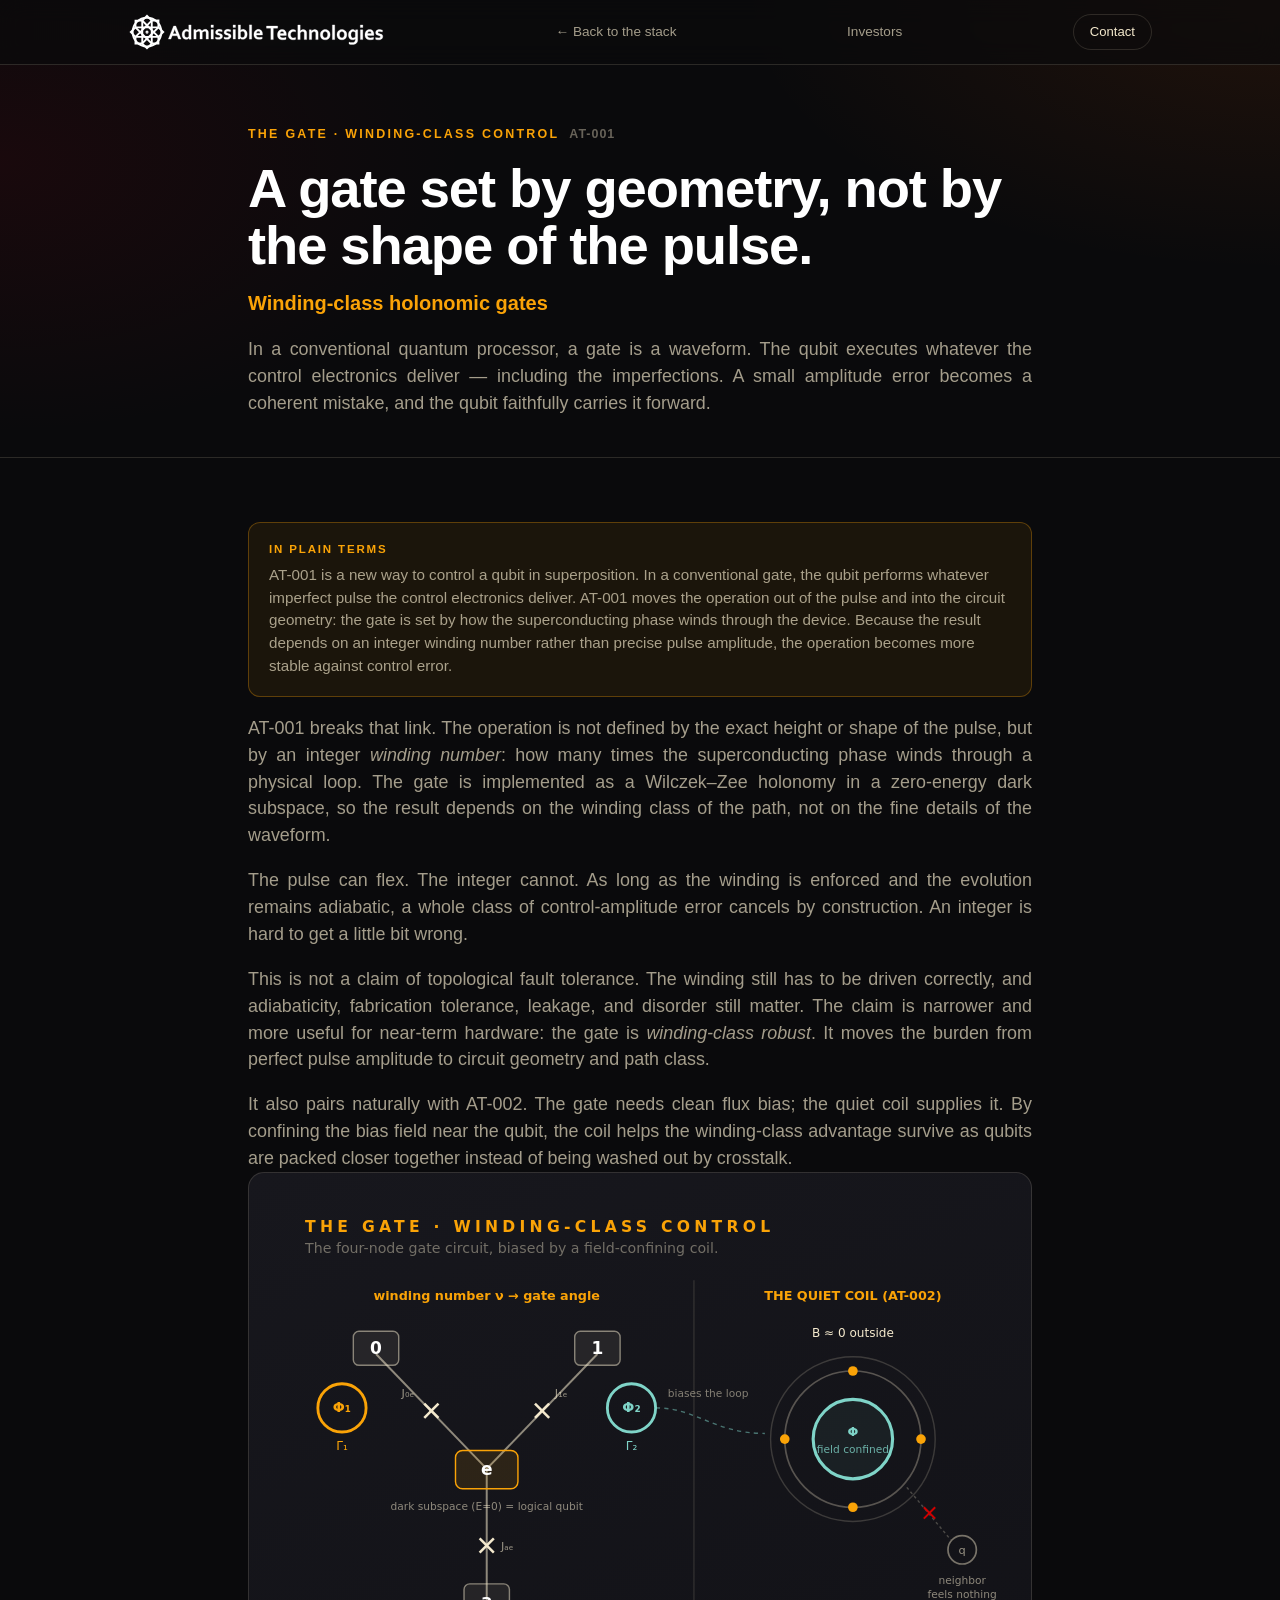
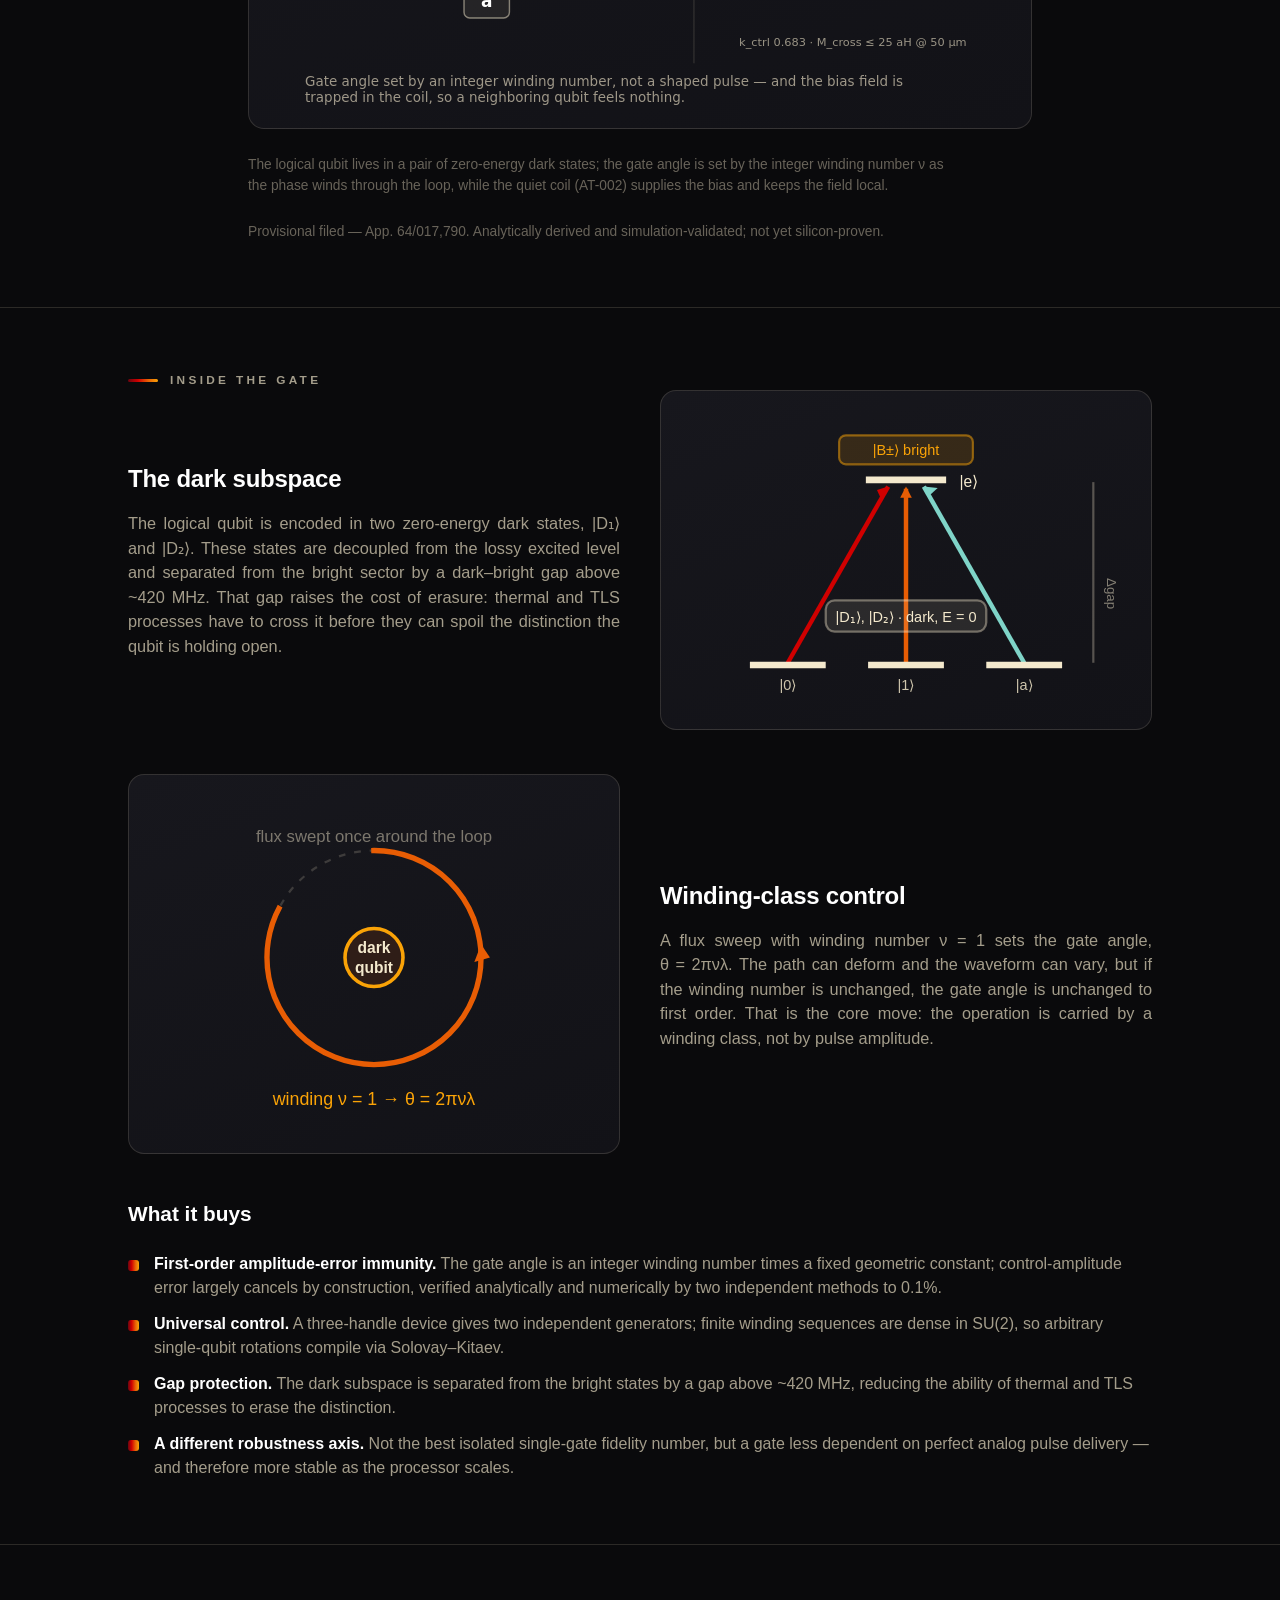
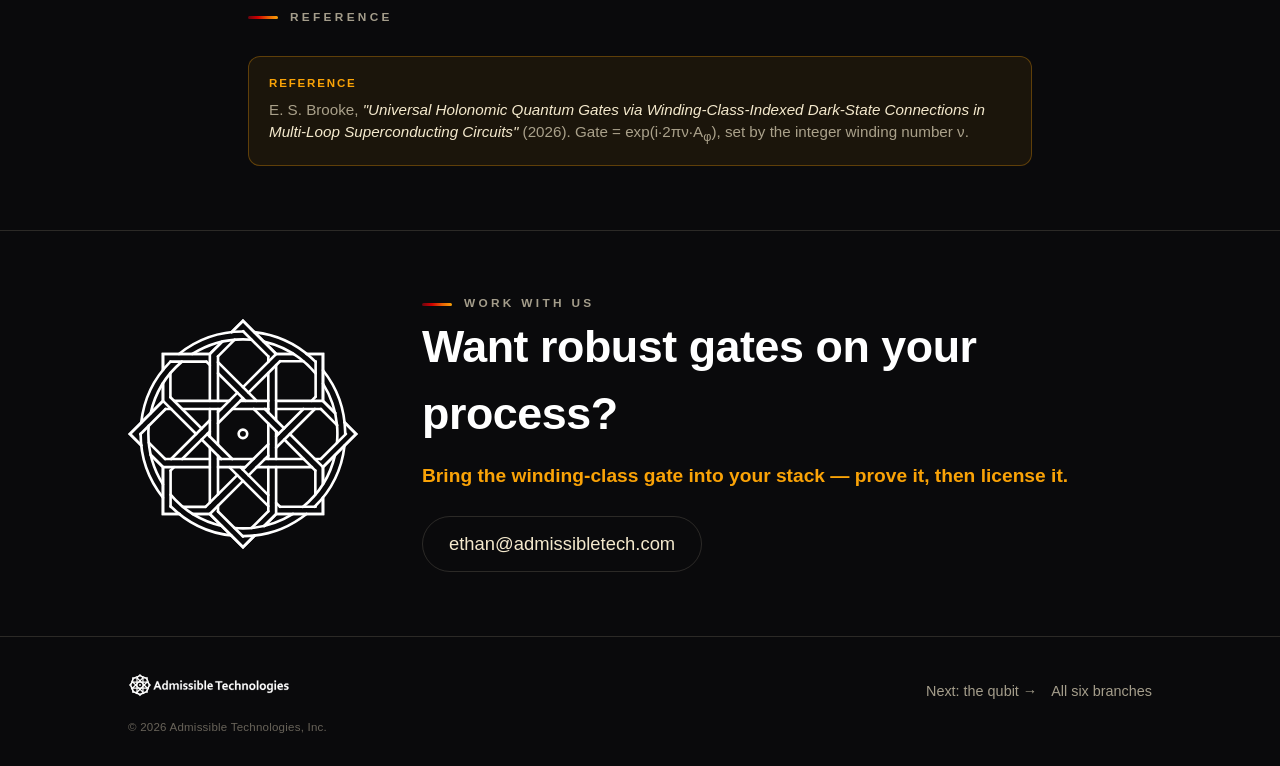
<file: gate.html>
<!DOCTYPE html>
<html lang="en">
<head>
<meta charset="utf-8">
<meta name="viewport" content="width=device-width, initial-scale=1">
<!-- Google tag (gtag.js) -->
<script async src="https://www.googletagmanager.com/gtag/js?id=G-64BJ3TZN4G"></script>
<script>
window.dataLayer = window.dataLayer || [];
function gtag(){dataLayer.push(arguments);}
gtag('js', new Date());
gtag('config', 'G-64BJ3TZN4G');
</script>

<title>The Gate — Winding-Class Holonomic Gates · Admissible Technologies</title>
<meta name="description" content="A quantum gate set by an integer winding number, not by your pulse amplitude — control-amplitude error cancels by construction.">
<link rel="canonical" href="https://admissibletech.com/gate.html">
<link rel="icon" href="favicon.svg" type="image/svg+xml">
<link rel="icon" type="image/png" sizes="32x32" href="favicon-32x32.png">
<link rel="icon" type="image/png" sizes="16x16" href="favicon-16x16.png">
<link rel="apple-touch-icon" sizes="180x180" href="apple-touch-icon.png">
<meta name="theme-color" content="#0a0a0c">
<meta property="og:site_name" content="Admissible Technologies">
<meta property="og:type" content="website">
<meta property="og:url" content="https://admissibletech.com/gate.html">
<meta property="og:title" content="The Gate — Winding-Class Holonomic Gates">
<meta property="og:description" content="A quantum gate set by an integer winding number, not by your pulse amplitude — control-amplitude error cancels by construction.">
<meta name="twitter:card" content="summary">
<meta name="twitter:title" content="The Gate — Winding-Class Holonomic Gates">
<meta name="twitter:description" content="A quantum gate set by an integer winding number, not by your pulse amplitude — control-amplitude error cancels by construction.">
<link rel="stylesheet" href="style.css">
</head>
<body>

<svg width="0" height="0" style="position:absolute" aria-hidden="true">
  <symbol id="emblem" viewBox="1.8 11.3 64.7 65">
    <polyline class="e" points="11.29 25.54 11.29 20.98 24.66 20.98 28.19 17.45"/><polyline class="e" points="5.08 47.05 1.83 43.8 11.29 34.35 11.29 29.36"/><polyline class="e" points="16.03 66.63 11.29 66.63 11.29 53.26 7.79 49.76"/><polyline class="e" points="37.43 72.76 34.11 76.08 24.66 66.63 19.78 66.63"/><polyline class="e" points="56.93 62.16 56.93 66.63 43.56 66.63 40.15 70.04"/><polyline class="e" points="63.09 40.51 66.39 43.8 56.93 53.26 56.93 58.09"/><polyline class="e" points="52.32 20.98 56.93 20.98 56.93 34.35 60.39 37.8"/><polyline class="e" points="30.88 14.75 34.11 11.53 43.56 20.98 48.51 20.98"/><line class="e" x1="38.03" y1="34.35" x2="26.98" y2="23.3"/><line class="e" x1="56.93" y1="53.26" x2="47.48" y2="43.81"/><line class="e" x1="30.19" y1="53.26" x2="41.33" y2="64.39"/><line class="e" x1="11.29" y1="34.35" x2="20.74" y2="43.8"/><line class="e" x1="34.11" y1="57.18" x2="24.66" y2="66.63"/><line class="e" x1="54.62" y1="36.67" x2="43.56" y2="47.72"/><line class="e" x1="24.66" y1="39.89" x2="13.6" y2="50.94"/><line class="e" x1="43.56" y1="20.98" x2="34.11" y2="30.43"/><line class="e" x1="30.19" y1="34.35" x2="14.45" y2="34.35"/><line class="e" x1="56.93" y1="34.35" x2="43.56" y2="34.35"/><line class="e" x1="24.66" y1="53.26" x2="11.29" y2="53.26"/><line class="e" x1="53.77" y1="53.26" x2="38.03" y2="53.26"/><line class="e" x1="43.56" y1="53.26" x2="43.56" y2="66.63"/><line class="e" x1="43.56" y1="24.14" x2="43.56" y2="39.89"/><line class="e" x1="24.66" y1="47.72" x2="24.66" y2="63.35"/><line class="e" x1="24.66" y1="20.98" x2="24.66" y2="34.35"/><line class="e" x1="54.62" y1="50.94" x2="56.31" y2="50.94"/><line class="e" x1="26.98" y1="50.94" x2="37.07" y2="50.94"/><line class="e" x1="11.89" y1="50.94" x2="24.66" y2="50.94"/><line class="e" x1="43.56" y1="36.67" x2="56.35" y2="36.67"/><line class="e" x1="16.77" y1="36.67" x2="27.88" y2="36.67"/><line class="e" x1="26.98" y1="34.35" x2="26.98" y2="21.66"/><line class="e" x1="26.98" y1="61.03" x2="26.98" y2="50.05"/><path class="e" d="M15.84,21a29.1,29.1,0,0,1,18.24-6.4h.15"/><path class="e" d="M5.07,40.56a29.09,29.09,0,0,1,8.35-17.4"/><path class="e" d="M11.29,62A29,29,0,0,1,4.9,43.77"/><path class="e" d="M30.79,72.77a29.11,29.11,0,0,1-17.34-8.36"/><path class="e" d="M52.22,66.63A29,29,0,0,1,34.08,73"/><path class="e" d="M63.08,47.11a29.12,29.12,0,0,1-8.54,17.47"/><path class="e" d="M56.93,25.61a29,29,0,0,1,6.33,17.6c0,.18,0,.37,0,.56"/><path class="e" d="M37.34,14.76a29.13,29.13,0,0,1,17.49,8.48"/><path class="d" fill="currentColor" stroke="none" d="M32.87,43.77A1.22,1.22,0,1,1,34.08,45,1.21,1.21,0,0,1,32.87,43.77Z"/>
  </symbol>
</svg>

<nav>
  <div class="wrap">
    <a class="brand" href="index.html"><img src="logo.svg" alt="Admissible Technologies" class="navlogo"></a>
    <a class="back" href="index.html#portfolio">&larr; Back to the stack</a>
    <a class="back" href="investors.html">Investors</a>
    <a class="cta" href="index.html#contact">Contact</a>
  </div>
</nav>

<header class="phero">
  <div class="wrap narrow">
    <div class="layerline">The gate · winding-class control<span class="at">AT-001</span></div>
    <h1>A gate set by geometry, not by the shape of the pulse.</h1>
    <div class="tagline">Winding-class holonomic gates</div>
    <p class="intro">In a conventional quantum processor, a gate is a waveform. The qubit executes whatever the control electronics deliver &mdash; including the imperfections. A small amplitude error becomes a coherent mistake, and the qubit faithfully carries it forward.</p>
  </div>
</header>

<section class="band">
  <div class="wrap narrow">
    <div class="papercite" style="margin-top:0;">
      <span class="k">In plain terms</span>
      AT-001 is a new way to control a qubit in superposition. In a conventional gate, the qubit performs whatever imperfect pulse the control electronics deliver. AT-001 moves the operation out of the pulse and into the circuit geometry: the gate is set by how the superconducting phase winds through the device. Because the result depends on an integer winding number rather than precise pulse amplitude, the operation becomes more stable against control error.
    </div>
    <p class="lede">AT-001 breaks that link. The operation is not defined by the exact height or shape of the pulse, but by an integer <i>winding number</i>: how many times the superconducting phase winds through a physical loop. The gate is implemented as a Wilczek&ndash;Zee holonomy in a zero-energy dark subspace, so the result depends on the winding class of the path, not on the fine details of the waveform.</p>
    <p class="lede">The pulse can flex. The integer cannot. As long as the winding is enforced and the evolution remains adiabatic, a whole class of control-amplitude error cancels by construction. An integer is hard to get a little bit wrong.</p>
    <p class="lede">This is not a claim of topological fault tolerance. The winding still has to be driven correctly, and adiabaticity, fabrication tolerance, leakage, and disorder still matter. The claim is narrower and more useful for near-term hardware: the gate is <i>winding-class robust</i>. It moves the burden from perfect pulse amplitude to circuit geometry and path class.</p>
    <p class="lede">It also pairs naturally with AT-002. The gate needs clean flux bias; the quiet coil supplies it. By confining the bias field near the qubit, the coil helps the winding-class advantage survive as qubits are packed closer together instead of being washed out by crosstalk.</p>
    <div class="graphic" id="fig-hero">
      <svg class="gfx" viewBox="0 0 520 360" xmlns="http://www.w3.org/2000/svg" font-family="ui-sans-serif,system-ui,Segoe UI,sans-serif" role="img" aria-label="The four-node gate circuit biased by a field-confining coil">
        <text x="24" y="26" fill="#faa307" font-size="11" font-weight="700" letter-spacing="3">THE GATE &#183; WINDING-CLASS CONTROL</text>
        <text x="24" y="41" fill="rgba(244,233,205,0.42)" font-size="10">The four-node gate circuit, biased by a field-confining coil.</text>
        <line x1="298" y1="60" x2="298" y2="330" stroke="rgba(244,233,205,0.12)" stroke-width="1"/>
        <line x1="152" y1="193" x2="74" y2="112" stroke="rgba(244,233,205,0.55)" stroke-width="1.4"/>
        <line x1="152" y1="193" x2="230" y2="112" stroke="rgba(244,233,205,0.55)" stroke-width="1.4"/>
        <line x1="152" y1="193" x2="152" y2="286" stroke="rgba(244,233,205,0.55)" stroke-width="1.4"/>
        <circle cx="50" cy="150" r="17" fill="none" stroke="#faa307" stroke-width="2"/>
        <text x="50" y="153" fill="#faa307" font-size="10" font-weight="700" text-anchor="middle">&#934;&#8321;</text>
        <text x="50" y="180" fill="#faa307" font-size="8.5" text-anchor="middle">&#915;&#8321;</text>
        <circle cx="254" cy="150" r="17" fill="none" stroke="#7fd4c8" stroke-width="2"/>
        <text x="254" y="153" fill="#7fd4c8" font-size="10" font-weight="700" text-anchor="middle">&#934;&#8322;</text>
        <text x="254" y="180" fill="#7fd4c8" font-size="8.5" text-anchor="middle">&#915;&#8322;</text>
        <g stroke="#f4e9cd" stroke-width="1.8">
          <line x1="108" y1="147" x2="118" y2="157"/><line x1="108" y1="157" x2="118" y2="147"/>
          <line x1="186" y1="147" x2="196" y2="157"/><line x1="186" y1="157" x2="196" y2="147"/>
          <line x1="147" y1="242" x2="157" y2="252"/><line x1="147" y1="252" x2="157" y2="242"/>
        </g>
        <text x="92" y="142" fill="rgba(244,233,205,0.6)" font-size="8">J&#8320;&#8337;</text>
        <text x="200" y="142" fill="rgba(244,233,205,0.6)" font-size="8">J&#8321;&#8337;</text>
        <text x="162" y="250" fill="rgba(244,233,205,0.6)" font-size="8">J&#8336;&#8337;</text>
        <rect x="58" y="96" width="32" height="24" rx="4" fill="rgba(244,233,205,0.07)" stroke="rgba(244,233,205,0.5)"/><text x="74" y="112" fill="#fff" font-size="12" font-weight="700" text-anchor="middle">0</text>
        <rect x="214" y="96" width="32" height="24" rx="4" fill="rgba(244,233,205,0.07)" stroke="rgba(244,233,205,0.5)"/><text x="230" y="112" fill="#fff" font-size="12" font-weight="700" text-anchor="middle">1</text>
        <rect x="136" y="274" width="32" height="24" rx="4" fill="rgba(244,233,205,0.07)" stroke="rgba(244,233,205,0.5)"/><text x="152" y="290" fill="#fff" font-size="12" font-weight="700" text-anchor="middle">a</text>
        <rect x="130" y="180" width="44" height="27" rx="5" fill="rgba(250,163,7,0.10)" stroke="#faa307"/><text x="152" y="197" fill="#fff" font-size="12" font-weight="700" text-anchor="middle">e</text>
        <text x="152" y="222" fill="rgba(244,233,205,0.55)" font-size="7.5" text-anchor="middle">dark subspace (E=0) = logical qubit</text>
        <text x="152" y="74" fill="#faa307" font-size="9" font-weight="700" text-anchor="middle">winding number &#957; &#8594; gate angle</text>
        <path d="M271,150 C 300,150 312,168 348,168" fill="none" stroke="rgba(127,212,200,0.5)" stroke-width="1" stroke-dasharray="3 3"/>
        <text x="308" y="142" fill="rgba(244,233,205,0.5)" font-size="7.5" text-anchor="middle">biases the loop</text>
        <text x="410" y="74" fill="#faa307" font-size="9" font-weight="700" text-anchor="middle">THE QUIET COIL (AT-002)</text>
        <circle cx="410" cy="172" r="58" fill="none" stroke="rgba(244,233,205,0.18)" stroke-width="1"/>
        <circle cx="410" cy="172" r="48" fill="none" stroke="rgba(244,233,205,0.30)" stroke-width="1.2"/>
        <circle cx="410" cy="172" r="28" fill="rgba(127,212,200,0.06)" stroke="#7fd4c8" stroke-width="2.2"/>
        <g fill="#faa307"><circle cx="458" cy="172" r="3.4"/><circle cx="410" cy="124" r="3.4"/><circle cx="362" cy="172" r="3.4"/><circle cx="410" cy="220" r="3.4"/></g>
        <text x="410" y="170" fill="#7fd4c8" font-size="9" font-weight="700" text-anchor="middle">&#934;</text>
        <text x="410" y="182" fill="rgba(127,212,200,0.8)" font-size="7.5" text-anchor="middle">field confined</text>
        <text x="410" y="100" fill="#f4e9cd" font-size="8.5" text-anchor="middle">B &#8776; 0 outside</text>
        <circle cx="487" cy="250" r="10" fill="none" stroke="rgba(244,233,205,0.45)" stroke-width="1.2"/><text x="487" y="253" fill="rgba(244,233,205,0.6)" font-size="8" text-anchor="middle">q</text>
        <line x1="448" y1="206" x2="479" y2="243" stroke="rgba(244,233,205,0.25)" stroke-width="1" stroke-dasharray="2 2"/>
        <g stroke="#d00000" stroke-width="1.4"><line x1="460" y1="220" x2="468" y2="228"/><line x1="460" y1="228" x2="468" y2="220"/></g>
        <text x="487" y="274" fill="rgba(244,233,205,0.55)" font-size="7.5" text-anchor="middle">neighbor</text>
        <text x="487" y="284" fill="rgba(244,233,205,0.55)" font-size="7.5" text-anchor="middle">feels nothing</text>
        <text x="410" y="318" fill="rgba(244,233,205,0.6)" font-size="8" text-anchor="middle">k_ctrl 0.683 &#183; M_cross &#8804; 25 aH @ 50 &#181;m</text>
        <text x="24" y="346" fill="rgba(244,233,205,0.62)" font-size="9.5">Gate angle set by an integer winding number, not a shaped pulse &#8212; and the bias field is</text>
        <text x="24" y="357" fill="rgba(244,233,205,0.62)" font-size="9.5">trapped in the coil, so a neighboring qubit feels nothing.</text>
      </svg>
    </div>
    <p class="src">The logical qubit lives in a pair of zero-energy dark states; the gate angle is set by the integer winding number &nu; as the phase winds through the loop, while the quiet coil (AT-002) supplies the bias and keeps the field local.</p>
    <p class="src">Provisional filed &mdash; App. 64/017,790. Analytically derived and simulation-validated; not yet silicon-proven.</p>
  </div>
</section>

<section class="band">
  <div class="wrap">
    <div class="eyebrow"><span class="bar"></span>Inside the gate</div>
    <div class="feature">
      <div>
        <h3>The dark subspace</h3>
        <p>The logical qubit is encoded in two zero-energy dark states, |D&#8321;&rang; and |D&#8322;&rang;. These states are decoupled from the lossy excited level and separated from the bright sector by a dark&ndash;bright gap above ~420&nbsp;MHz. That gap raises the cost of erasure: thermal and TLS processes have to cross it before they can spoil the distinction the qubit is holding open.</p>
      </div>
      <div class="graphic">
        <svg class="gfx" viewBox="0 0 200 132" role="img" aria-label="Holonomic dark-state level diagram: three ground states drive to one excited state, with a zero-energy dark subspace">
          <line x1="82" y1="30" x2="118" y2="30" stroke="#f4e9cd" stroke-width="3"/>
          <text x="124" y="33" font-size="7" fill="#f4e9cd">|e&rang;</text>
          <rect x="70" y="10" width="60" height="13" rx="3" fill="rgba(250,163,7,0.14)" stroke="rgba(250,163,7,0.5)"/>
          <text x="100" y="19" text-anchor="middle" font-size="6.5" fill="#faa307">|B&plusmn;&rang; bright</text>
          <line x1="47" y1="112" x2="92" y2="33" stroke="#d00000" stroke-width="2"/><path d="M92 33 l-5 1.5 l2 4.5 z" fill="#d00000"/>
          <line x1="100" y1="112" x2="100" y2="34" stroke="#e85d04" stroke-width="2"/><path d="M100 33 l-2.6 5 h5.2 z" fill="#e85d04"/>
          <line x1="153" y1="112" x2="108" y2="33" stroke="#7fd4c8" stroke-width="2"/><path d="M108 33 l3 3.6 l3.2-3 z" fill="#7fd4c8"/>
          <rect x="64" y="84" width="72" height="14" rx="4" fill="rgba(244,233,205,0.1)" stroke="rgba(244,233,205,0.4)"/>
          <text x="100" y="93.5" text-anchor="middle" font-size="6.5" fill="#f4e9cd">|D&#8321;&rang;, |D&#8322;&rang;  &middot;  dark, E = 0</text>
          <line x1="30" y1="113" x2="64" y2="113" stroke="#f4e9cd" stroke-width="3"/><text x="47" y="124" text-anchor="middle" font-size="6.5" fill="#cfc6ad">|0&rang;</text>
          <line x1="83" y1="113" x2="117" y2="113" stroke="#f4e9cd" stroke-width="3"/><text x="100" y="124" text-anchor="middle" font-size="6.5" fill="#cfc6ad">|1&rang;</text>
          <line x1="136" y1="113" x2="170" y2="113" stroke="#f4e9cd" stroke-width="3"/><text x="153" y="124" text-anchor="middle" font-size="6.5" fill="#cfc6ad">|a&rang;</text>
          <line x1="184" y1="31" x2="184" y2="112" stroke="rgba(244,233,205,0.3)" stroke-width="1"/>
          <text x="190" y="74" font-size="6" fill="rgba(244,233,205,0.5)" transform="rotate(90 190 74)">&Delta;gap</text>
        </svg>
      </div>
    </div>
    <div class="feature rev" style="margin-top:44px;">
      <div>
        <h3>Winding-class control</h3>
        <p>A flux sweep with winding number &nu;&nbsp;=&nbsp;1 sets the gate angle, &theta;&nbsp;=&nbsp;2&pi;&nu;&lambda;. The path can deform and the waveform can vary, but if the winding number is unchanged, the gate angle is unchanged to first order. That is the core move: the operation is carried by a winding class, not by pulse amplitude.</p>
      </div>
      <div class="graphic">
        <svg class="gfx" viewBox="0 0 200 150" role="img" aria-label="A closed flux loop traced once (winding number one) yields a fixed gate angle">
          <circle cx="100" cy="72" r="48" fill="none" stroke="rgba(244,233,205,0.18)" stroke-width="1" stroke-dasharray="3 4"/>
          <circle cx="100" cy="72" r="48" fill="none" stroke="#e85d04" stroke-width="2.4" stroke-dasharray="250 50" transform="rotate(-90 100 72)"/>
          <path d="M148 66 l4 6 l-7 2 z" fill="#e85d04"/>
          <circle cx="100" cy="72" r="13" fill="rgba(232,93,4,0.12)" stroke="#faa307" stroke-width="1.6"/>
          <text x="100" y="70" text-anchor="middle" font-size="7" font-weight="700" fill="#f4e9cd">dark</text>
          <text x="100" y="79" text-anchor="middle" font-size="7" font-weight="700" fill="#f4e9cd">qubit</text>
          <text x="100" y="138" text-anchor="middle" font-size="8" fill="#faa307">winding &nu; = 1  &rarr;  &theta; = 2&pi;&nu;&lambda;</text>
          <text x="100" y="20" text-anchor="middle" font-size="7.5" fill="var(--cream-dim)" fill-opacity="0.7">flux swept once around the loop</text>
        </svg>
      </div>
    </div>
    <h3 style="margin-top:44px;font-size:1.3rem;color:var(--white);font-weight:800;">What it buys</h3>
    <ul class="specs">
      <li><b>First-order amplitude-error immunity.</b> <span>The gate angle is an integer winding number times a fixed geometric constant; control-amplitude error largely cancels by construction, verified analytically and numerically by two independent methods to 0.1%.</span></li>
      <li><b>Universal control.</b> <span>A three-handle device gives two independent generators; finite winding sequences are dense in SU(2), so arbitrary single-qubit rotations compile via Solovay&ndash;Kitaev.</span></li>
      <li><b>Gap protection.</b> <span>The dark subspace is separated from the bright states by a gap above ~420&nbsp;MHz, reducing the ability of thermal and TLS processes to erase the distinction.</span></li>
      <li><b>A different robustness axis.</b> <span>Not the best isolated single-gate fidelity number, but a gate less dependent on perfect analog pulse delivery &mdash; and therefore more stable as the processor scales.</span></li>
    </ul>
  </div>
</section>

<section class="band">
  <div class="wrap narrow">
    <div class="eyebrow"><span class="bar"></span>Reference</div>
    <div class="papercite">
      <span class="k">Reference</span>
      E. S. Brooke, <i>"Universal Holonomic Quantum Gates via Winding-Class-Indexed Dark-State Connections in Multi-Loop Superconducting Circuits"</i> (2026). Gate = exp(i&middot;2&pi;&nu;&middot;A<sub>&phi;</sub>), set by the integer winding number &nu;.
    </div>
  </div>
</section>

<section class="band contact lockup" id="contact">
  <div class="wrap">
    <img src="emblem.svg" alt="" class="signmark">
    <div class="copy">
      <div class="eyebrow"><span class="bar"></span>Work with us</div>
      <h2>Want robust gates on your process?</h2>
      <div class="turn">Bring the winding-class gate into your stack &mdash; prove it, then license it.</div>
      <a class="mail" href="mailto:ethan@admissibletech.com">ethan@admissibletech.com</a>
    </div>
  </div>
</section>

<footer>
  <div class="wrap">
    <a class="brand" href="index.html"><img src="logo.svg" alt="Admissible Technologies" class="footlogo"></a>
    <div class="crossnav">
      <a href="qubit.html">Next: the qubit &rarr;</a>
      <a href="index.html#portfolio">All six branches</a>
    </div>
  </div>
  <div class="wrap"><p class="legal">&copy; 2026 Admissible Technologies, Inc.</p></div>
</footer>

</body>
</html>
</file>
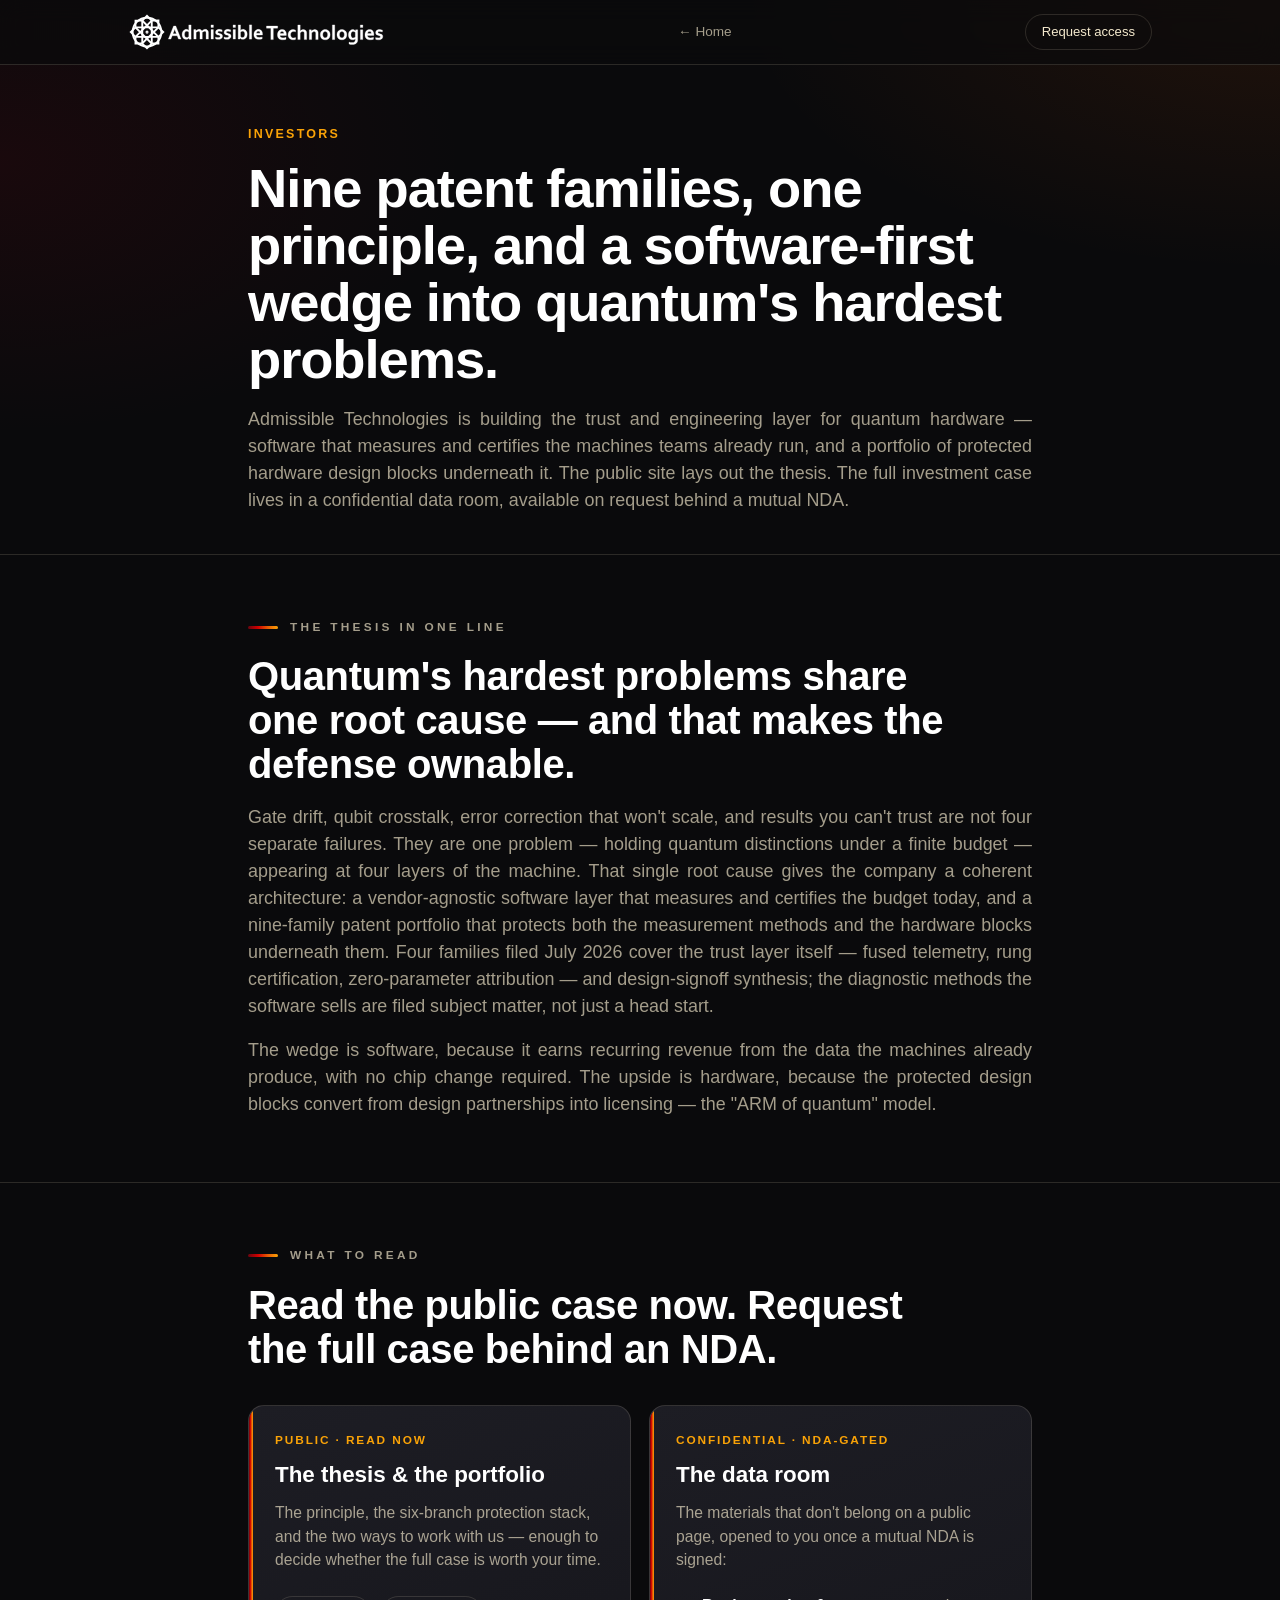
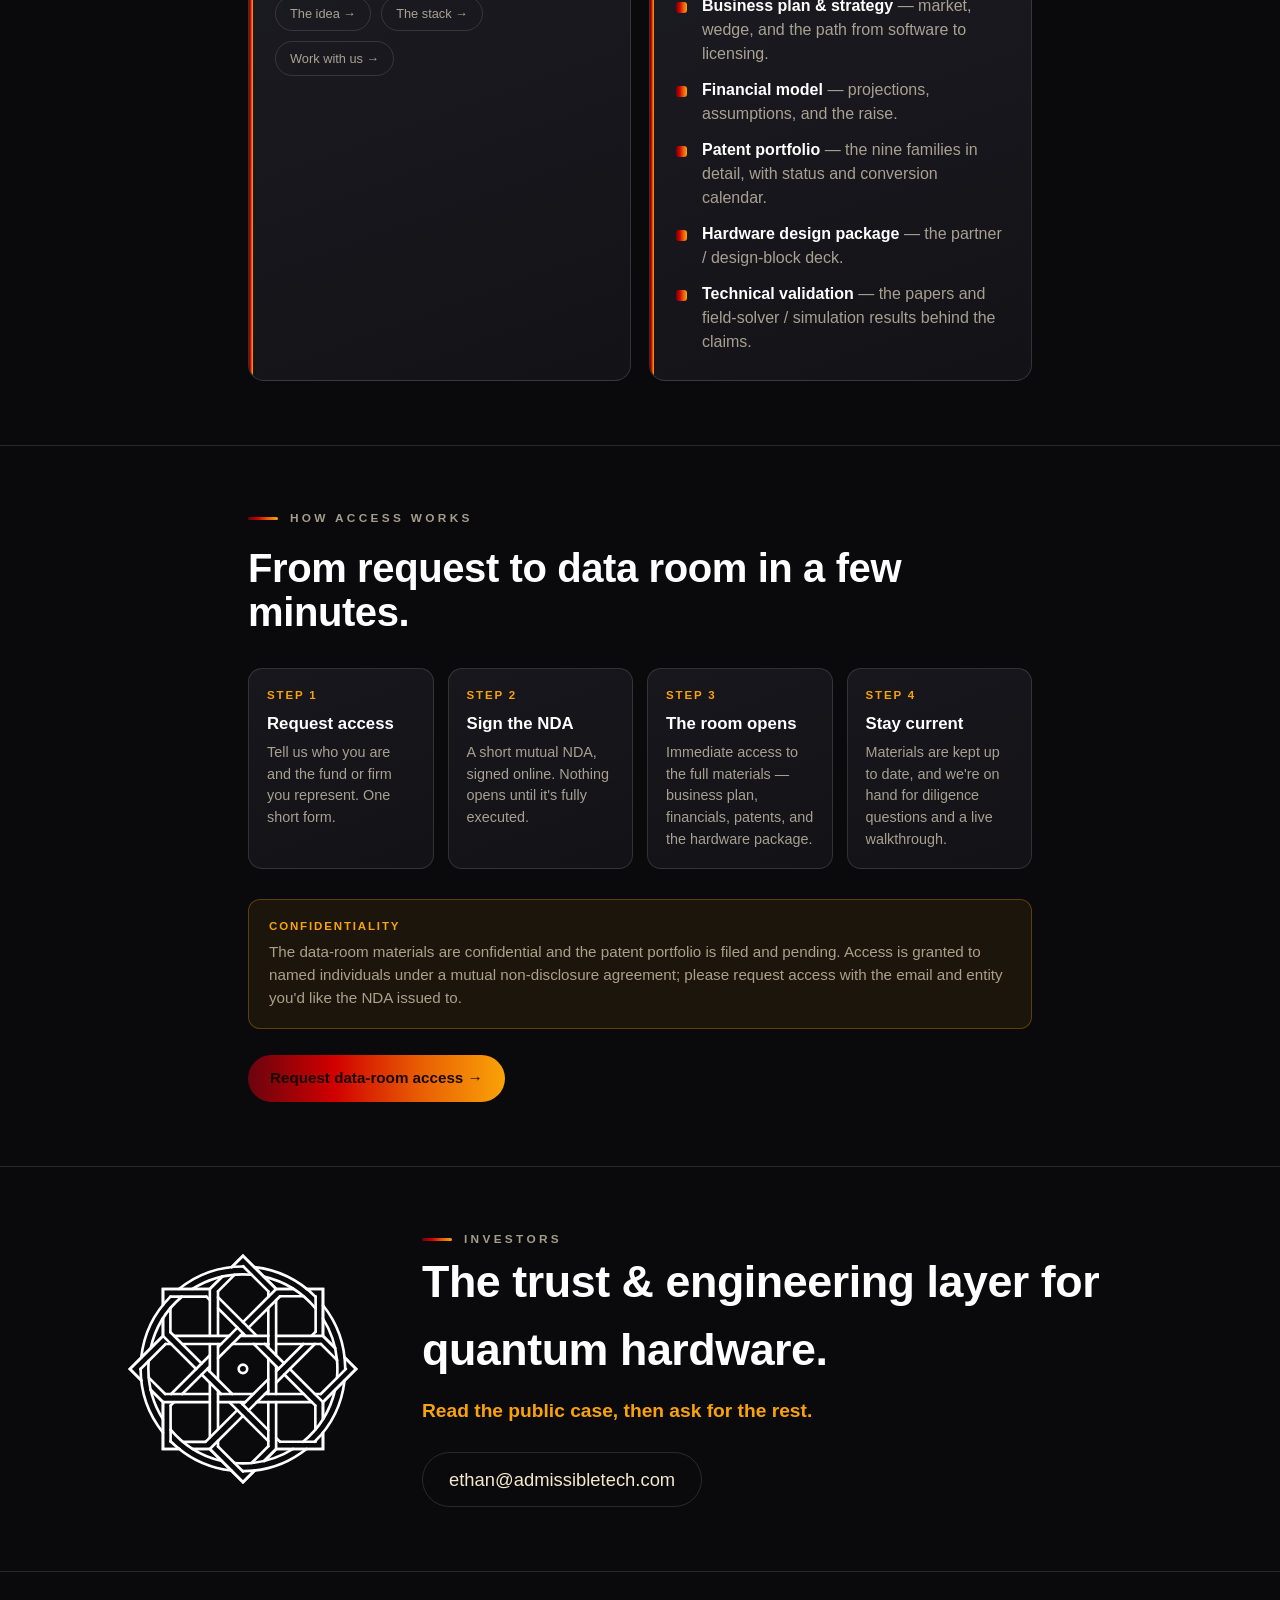
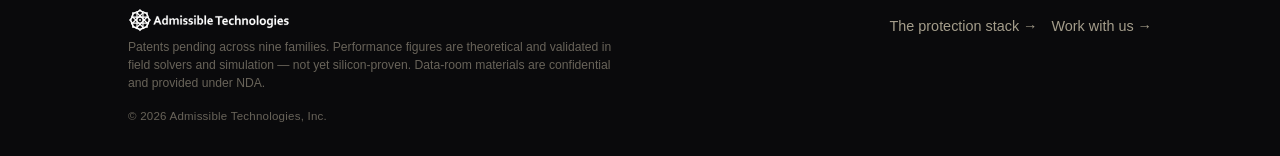
<file: investors.html>
<!DOCTYPE html>
<html lang="en">
<head>
<meta charset="utf-8">
<meta name="viewport" content="width=device-width, initial-scale=1">
<!-- Google tag (gtag.js) -->
<script async src="https://www.googletagmanager.com/gtag/js?id=G-64BJ3TZN4G"></script>
<script>
window.dataLayer = window.dataLayer || [];
function gtag(){dataLayer.push(arguments);}
gtag('js', new Date());
gtag('config', 'G-64BJ3TZN4G');
</script>

<title>Investors — Admissible Technologies</title>
<meta name="description" content="The trust and engineering layer for quantum hardware. The full investment case — business plan, financials, the nine-family patent portfolio, and the hardware design package — is available on request behind a mutual NDA.">
<link rel="canonical" href="https://admissibletech.com/investors.html">
<link rel="icon" href="favicon.svg" type="image/svg+xml">
<link rel="icon" type="image/png" sizes="32x32" href="favicon-32x32.png">
<link rel="icon" type="image/png" sizes="16x16" href="favicon-16x16.png">
<link rel="apple-touch-icon" sizes="180x180" href="apple-touch-icon.png">
<meta name="theme-color" content="#0a0a0c">
<meta property="og:site_name" content="Admissible Technologies">
<meta property="og:type" content="website">
<meta property="og:url" content="https://admissibletech.com/investors.html">
<meta property="og:title" content="Investors — Admissible Technologies">
<meta property="og:description" content="Nine patent families, one principle, and a software-first wedge into quantum's hardest problems. The full investment case is available on request behind a mutual NDA.">
<meta name="twitter:card" content="summary">
<meta name="twitter:title" content="Investors — Admissible Technologies">
<meta name="twitter:description" content="The investment case behind the trust and engineering layer for quantum hardware.">
<link rel="stylesheet" href="style.css">
</head>
<body>

<svg width="0" height="0" style="position:absolute" aria-hidden="true">
  <symbol id="emblem" viewBox="1.8 11.3 64.7 65">
    <polyline class="e" points="11.29 25.54 11.29 20.98 24.66 20.98 28.19 17.45"/><polyline class="e" points="5.08 47.05 1.83 43.8 11.29 34.35 11.29 29.36"/><polyline class="e" points="16.03 66.63 11.29 66.63 11.29 53.26 7.79 49.76"/><polyline class="e" points="37.43 72.76 34.11 76.08 24.66 66.63 19.78 66.63"/><polyline class="e" points="56.93 62.16 56.93 66.63 43.56 66.63 40.15 70.04"/><polyline class="e" points="63.09 40.51 66.39 43.8 56.93 53.26 56.93 58.09"/><polyline class="e" points="52.32 20.98 56.93 20.98 56.93 34.35 60.39 37.8"/><polyline class="e" points="30.88 14.75 34.11 11.53 43.56 20.98 48.51 20.98"/><line class="e" x1="38.03" y1="34.35" x2="26.98" y2="23.3"/><line class="e" x1="56.93" y1="53.26" x2="47.48" y2="43.81"/><line class="e" x1="30.19" y1="53.26" x2="41.33" y2="64.39"/><line class="e" x1="11.29" y1="34.35" x2="20.74" y2="43.8"/><line class="e" x1="34.11" y1="57.18" x2="24.66" y2="66.63"/><line class="e" x1="54.62" y1="36.67" x2="43.56" y2="47.72"/><line class="e" x1="24.66" y1="39.89" x2="13.6" y2="50.94"/><line class="e" x1="43.56" y1="20.98" x2="34.11" y2="30.43"/><line class="e" x1="30.19" y1="34.35" x2="14.45" y2="34.35"/><line class="e" x1="56.93" y1="34.35" x2="43.56" y2="34.35"/><line class="e" x1="24.66" y1="53.26" x2="11.29" y2="53.26"/><line class="e" x1="53.77" y1="53.26" x2="38.03" y2="53.26"/><line class="e" x1="43.56" y1="53.26" x2="43.56" y2="66.63"/><line class="e" x1="43.56" y1="24.14" x2="43.56" y2="39.89"/><line class="e" x1="24.66" y1="47.72" x2="24.66" y2="63.35"/><line class="e" x1="24.66" y1="20.98" x2="24.66" y2="34.35"/><line class="e" x1="54.62" y1="50.94" x2="56.31" y2="50.94"/><line class="e" x1="26.98" y1="50.94" x2="37.07" y2="50.94"/><line class="e" x1="11.89" y1="50.94" x2="24.66" y2="50.94"/><line class="e" x1="43.56" y1="36.67" x2="56.35" y2="36.67"/><line class="e" x1="16.77" y1="36.67" x2="27.88" y2="36.67"/><line class="e" x1="26.98" y1="34.35" x2="26.98" y2="21.66"/><line class="e" x1="26.98" y1="61.03" x2="26.98" y2="50.05"/><path class="e" d="M15.84,21a29.1,29.1,0,0,1,18.24-6.4h.15"/><path class="e" d="M5.07,40.56a29.09,29.09,0,0,1,8.35-17.4"/><path class="e" d="M11.29,62A29,29,0,0,1,4.9,43.77"/><path class="e" d="M30.79,72.77a29.11,29.11,0,0,1-17.34-8.36"/><path class="e" d="M52.22,66.63A29,29,0,0,1,34.08,73"/><path class="e" d="M63.08,47.11a29.12,29.12,0,0,1-8.54,17.47"/><path class="e" d="M56.93,25.61a29,29,0,0,1,6.33,17.6c0,.18,0,.37,0,.56"/><path class="e" d="M37.34,14.76a29.13,29.13,0,0,1,17.49,8.48"/><path class="d" fill="currentColor" stroke="none" d="M32.87,43.77A1.22,1.22,0,1,1,34.08,45,1.21,1.21,0,0,1,32.87,43.77Z"/>
  </symbol>
</svg>

<nav>
  <div class="wrap">
    <a class="brand" href="index.html"><img src="logo.svg" alt="Admissible Technologies" class="navlogo"></a>
    <a class="back" href="index.html">&larr; Home</a>
    <a class="cta" href="#access">Request access</a>
  </div>
</nav>

<header class="phero">
  <div class="wrap narrow">
    <div class="layerline">Investors</div>
    <h1>Nine patent families, one principle, and a software-first wedge into quantum's hardest problems.</h1>
    <p class="intro">Admissible Technologies is building the trust and engineering layer for quantum hardware &mdash; software that measures and certifies the machines teams already run, and a portfolio of protected hardware design blocks underneath it. The public site lays out the thesis. The full investment case lives in a confidential data room, available on request behind a mutual NDA.</p>
  </div>
</header>

<section class="band">
  <div class="wrap narrow">
    <div class="eyebrow"><span class="bar"></span>The thesis in one line</div>
    <h2 class="sec">Quantum's hardest problems share one root cause &mdash; and that makes the defense ownable.</h2>
    <p class="lede">Gate drift, qubit crosstalk, error correction that won't scale, and results you can't trust are not four separate failures. They are one problem &mdash; holding quantum distinctions under a finite budget &mdash; appearing at four layers of the machine. That single root cause gives the company a coherent architecture: a vendor-agnostic software layer that measures and certifies the budget today, and a nine-family patent portfolio that protects both the measurement methods and the hardware blocks underneath them. Four families filed July 2026 cover the trust layer itself &mdash; fused telemetry, rung certification, zero-parameter attribution &mdash; and design-signoff synthesis; the diagnostic methods the software sells are filed subject matter, not just a head start.</p>
    <p class="lede">The wedge is software, because it earns recurring revenue from the data the machines already produce, with no chip change required. The upside is hardware, because the protected design blocks convert from design partnerships into licensing &mdash; the "ARM of quantum" model.</p>
  </div>
</section>

<section class="band">
  <div class="wrap narrow">
    <div class="eyebrow"><span class="bar"></span>What to read</div>
    <h2 class="sec">Read the public case now. Request the full case behind an NDA.</h2>
    <div class="engines">
      <div class="engine">
        <div class="k">Public &middot; read now</div>
        <h3>The thesis &amp; the portfolio</h3>
        <p>The principle, the six-branch protection stack, and the two ways to work with us &mdash; enough to decide whether the full case is worth your time.</p>
        <div class="statusbar">
          <a class="chip" href="the-idea.html">The idea &rarr;</a>
          <a class="chip" href="the-stack.html">The stack &rarr;</a>
          <a class="chip" href="work.html">Work with us &rarr;</a>
        </div>
      </div>
      <div class="engine">
        <div class="k">Confidential &middot; NDA-gated</div>
        <h3>The data room</h3>
        <p>The materials that don't belong on a public page, opened to you once a mutual NDA is signed:</p>
        <ul class="specs">
          <li><b>Business plan &amp; strategy</b> <span>&mdash; market, wedge, and the path from software to licensing.</span></li>
          <li><b>Financial model</b> <span>&mdash; projections, assumptions, and the raise.</span></li>
          <li><b>Patent portfolio</b> <span>&mdash; the nine families in detail, with status and conversion calendar.</span></li>
          <li><b>Hardware design package</b> <span>&mdash; the partner / design-block deck.</span></li>
          <li><b>Technical validation</b> <span>&mdash; the papers and field-solver / simulation results behind the claims.</span></li>
        </ul>
      </div>
    </div>
  </div>
</section>

<section class="band" id="access">
  <div class="wrap narrow">
    <div class="eyebrow"><span class="bar"></span>How access works</div>
    <h2 class="sec">From request to data room in a few minutes.</h2>
    <div class="chain">
      <div class="step"><div class="n">Step 1</div><h4>Request access</h4><p>Tell us who you are and the fund or firm you represent. One short form.</p></div>
      <div class="step"><div class="n">Step 2</div><h4>Sign the NDA</h4><p>A short mutual NDA, signed online. Nothing opens until it's fully executed.</p></div>
      <div class="step"><div class="n">Step 3</div><h4>The room opens</h4><p>Immediate access to the full materials &mdash; business plan, financials, patents, and the hardware package.</p></div>
      <div class="step"><div class="n">Step 4</div><h4>Stay current</h4><p>Materials are kept up to date, and we're on hand for diligence questions and a live walkthrough.</p></div>
    </div>
    <div class="papercite">
      <span class="k">Confidentiality</span>
      The data-room materials are confidential and the patent portfolio is filed and pending. Access is granted to named individuals under a mutual non-disclosure agreement; please request access with the email and entity you'd like the NDA issued to.
    </div>
    <a class="btn primary" href="https://app.peony.ink/view/cfe38ab3-3218-4c0e-aef3-f4202107cf81" target="_blank" rel="noopener" style="margin-top:26px;">Request data-room access &rarr;</a>
  </div>
</section>

<section class="band contact lockup" id="contact">
  <div class="wrap">
    <img src="emblem.svg" alt="" class="signmark">
    <div class="copy">
      <div class="eyebrow"><span class="bar"></span>Investors</div>
      <h2>The trust &amp; engineering layer for quantum hardware.</h2>
      <div class="turn">Read the public case, then ask for the rest.</div>
      <a class="mail" href="mailto:ethan@admissibletech.com?subject=Investor%20data%20room%20access">ethan@admissibletech.com</a>
    </div>
  </div>
</section>

<footer>
  <div class="wrap">
    <a class="brand" href="index.html"><img src="logo.svg" alt="Admissible Technologies" class="footlogo"></a>
    <div class="crossnav">
      <a href="the-stack.html">The protection stack &rarr;</a>
      <a href="work.html">Work with us &rarr;</a>
    </div>
  </div>
  <div class="wrap"><p class="fineprint">Patents pending across nine families. Performance figures are theoretical and validated in field solvers and simulation &mdash; not yet silicon-proven. Data-room materials are confidential and provided under NDA.</p></div>
  <div class="wrap"><p class="legal">&copy; 2026 Admissible Technologies, Inc.</p></div>
</footer>

</body>
</html>
</file>
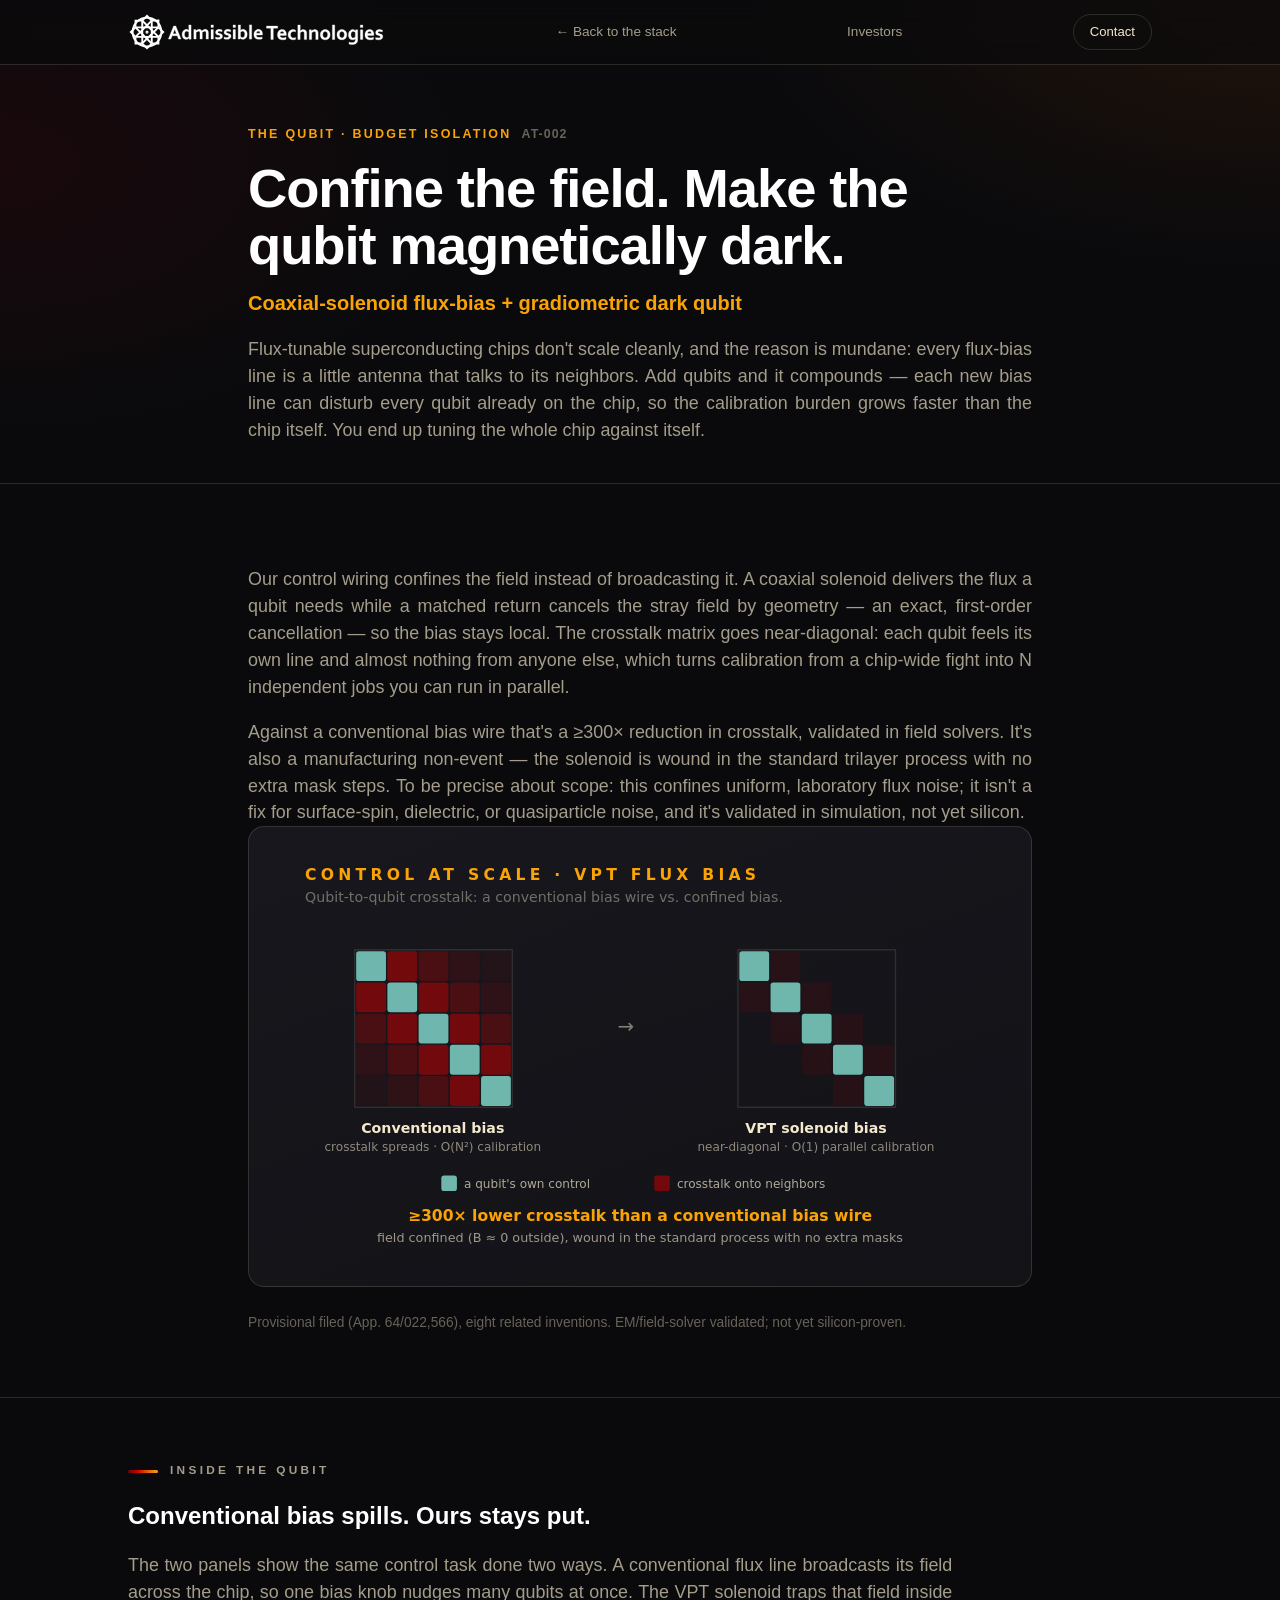
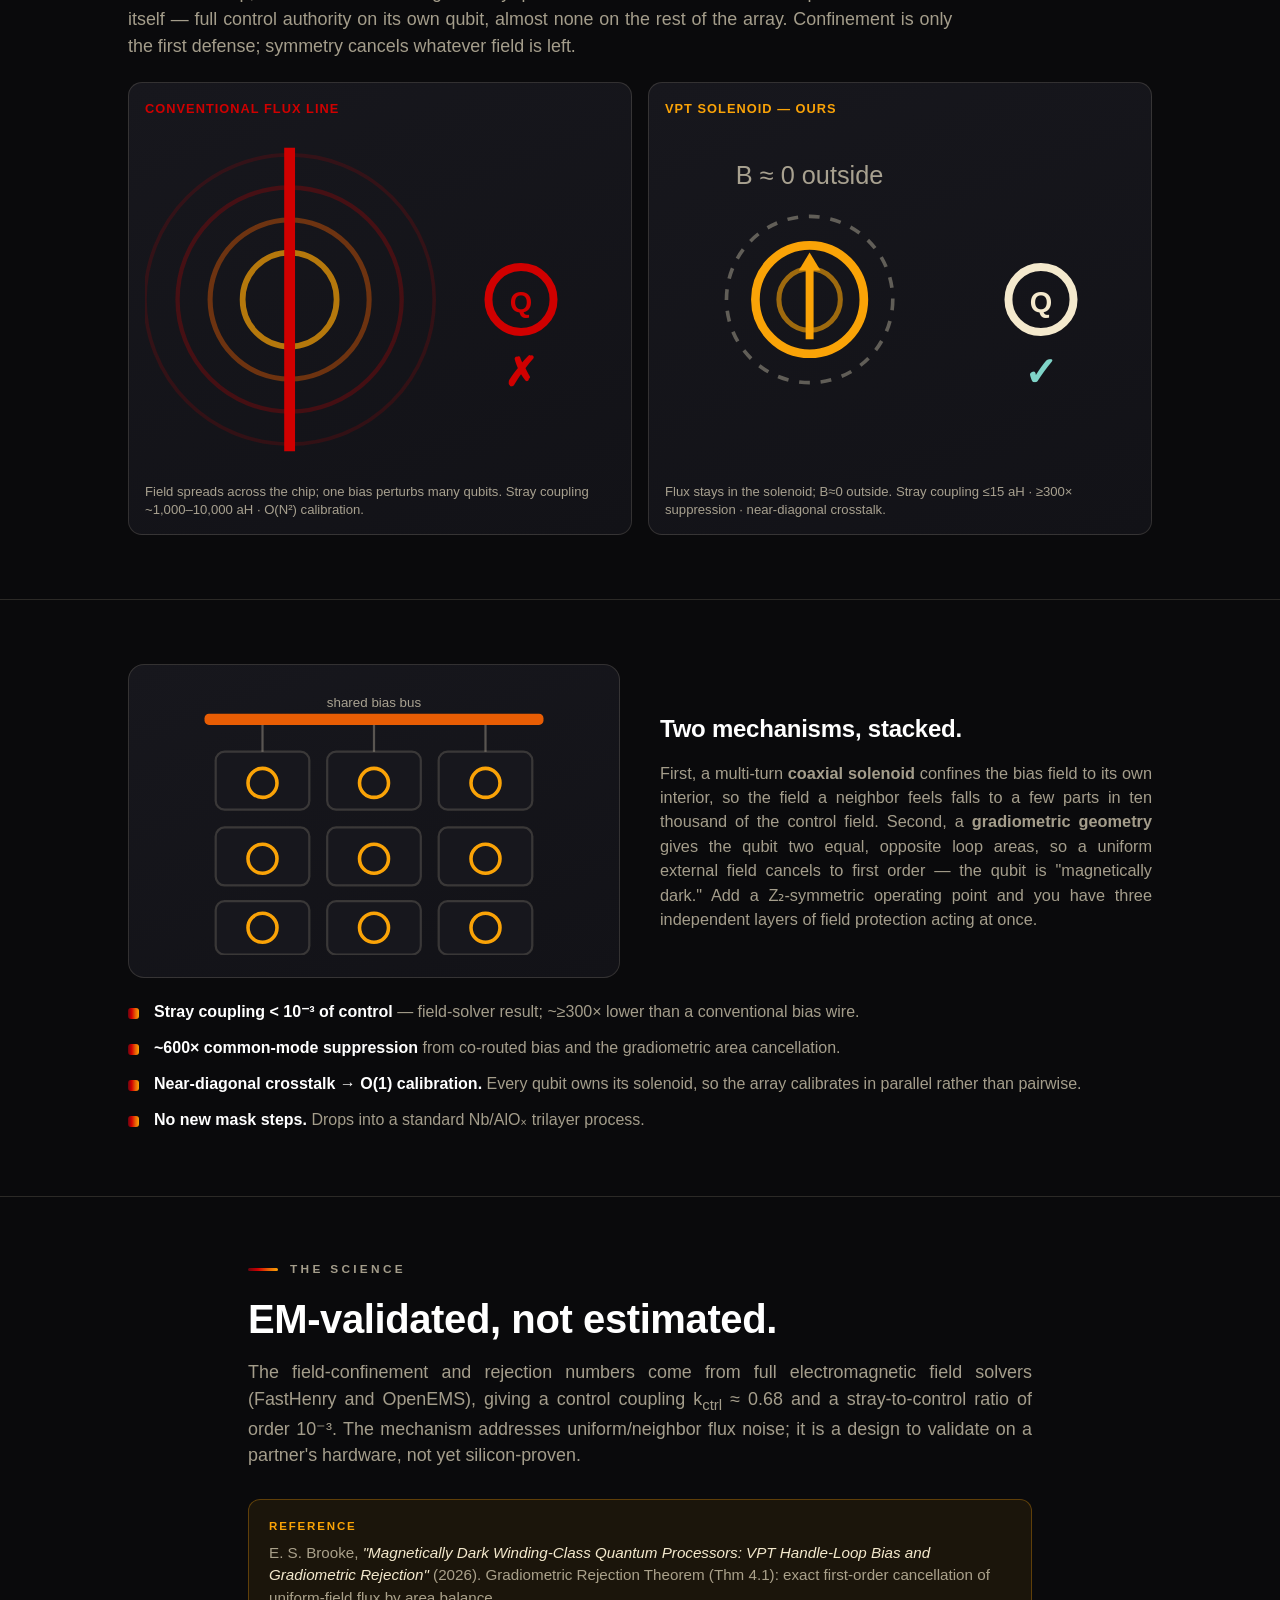
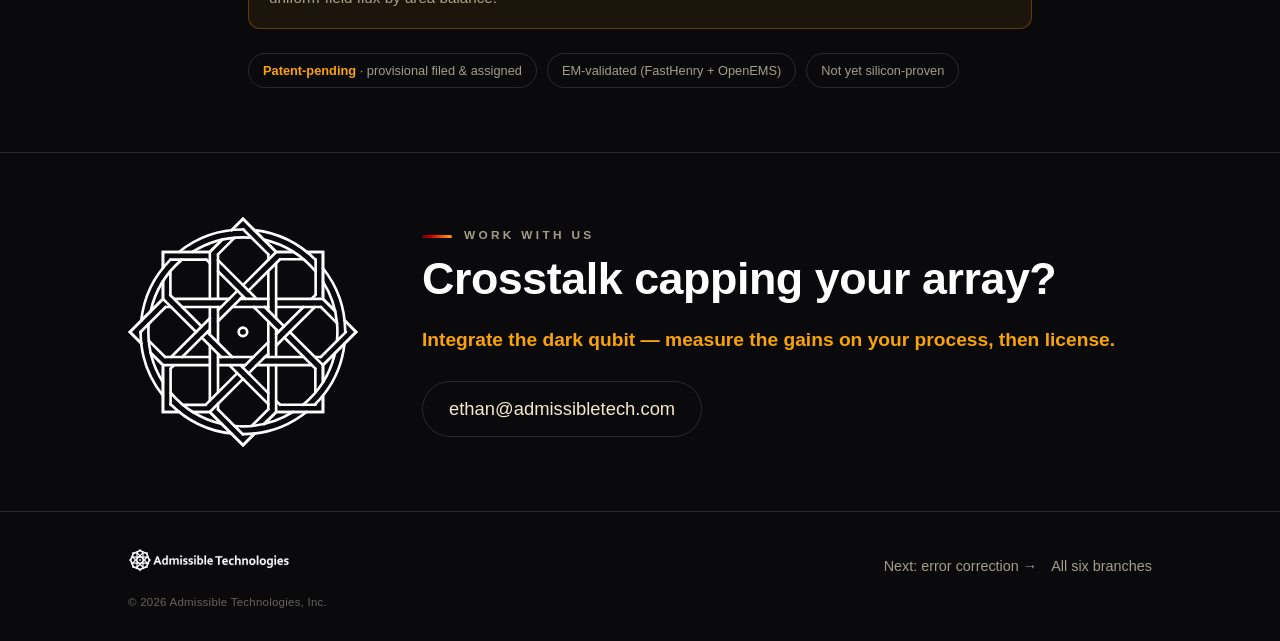
<file: qubit.html>
<!DOCTYPE html>
<html lang="en">
<head>
<meta charset="utf-8">
<meta name="viewport" content="width=device-width, initial-scale=1">
<!-- Google tag (gtag.js) -->
<script async src="https://www.googletagmanager.com/gtag/js?id=G-64BJ3TZN4G"></script>
<script>
window.dataLayer = window.dataLayer || [];
function gtag(){dataLayer.push(arguments);}
gtag('js', new Date());
gtag('config', 'G-64BJ3TZN4G');
</script>

<title>The Qubit — Magnetically-Dark / Confined Flux-Bias · Admissible Technologies</title>
<meta name="description" content="A coaxial solenoid confines the bias field and a gradiometric layout cancels uniform-field response — crosstalk drops ~300x and calibration stays near-O(1) as you scale.">
<link rel="canonical" href="https://admissibletech.com/qubit.html">
<link rel="icon" href="favicon.svg" type="image/svg+xml">
<link rel="icon" type="image/png" sizes="32x32" href="favicon-32x32.png">
<link rel="icon" type="image/png" sizes="16x16" href="favicon-16x16.png">
<link rel="apple-touch-icon" sizes="180x180" href="apple-touch-icon.png">
<meta name="theme-color" content="#0a0a0c">
<meta property="og:site_name" content="Admissible Technologies">
<meta property="og:type" content="website">
<meta property="og:url" content="https://admissibletech.com/qubit.html">
<meta property="og:title" content="The Qubit — Magnetically-Dark / Confined Flux-Bias">
<meta property="og:description" content="A coaxial solenoid confines the bias field and a gradiometric layout cancels uniform-field response — crosstalk drops ~300x and calibration stays near-O(1) as you scale.">
<meta name="twitter:card" content="summary">
<meta name="twitter:title" content="The Qubit — Magnetically-Dark / Confined Flux-Bias">
<meta name="twitter:description" content="A coaxial solenoid confines the bias field and a gradiometric layout cancels uniform-field response — crosstalk drops ~300x and calibration stays near-O(1) as you scale.">
<link rel="stylesheet" href="style.css">
</head>
<body>

<svg width="0" height="0" style="position:absolute" aria-hidden="true">
  <symbol id="emblem" viewBox="1.8 11.3 64.7 65">
    <polyline class="e" points="11.29 25.54 11.29 20.98 24.66 20.98 28.19 17.45"/><polyline class="e" points="5.08 47.05 1.83 43.8 11.29 34.35 11.29 29.36"/><polyline class="e" points="16.03 66.63 11.29 66.63 11.29 53.26 7.79 49.76"/><polyline class="e" points="37.43 72.76 34.11 76.08 24.66 66.63 19.78 66.63"/><polyline class="e" points="56.93 62.16 56.93 66.63 43.56 66.63 40.15 70.04"/><polyline class="e" points="63.09 40.51 66.39 43.8 56.93 53.26 56.93 58.09"/><polyline class="e" points="52.32 20.98 56.93 20.98 56.93 34.35 60.39 37.8"/><polyline class="e" points="30.88 14.75 34.11 11.53 43.56 20.98 48.51 20.98"/><line class="e" x1="38.03" y1="34.35" x2="26.98" y2="23.3"/><line class="e" x1="56.93" y1="53.26" x2="47.48" y2="43.81"/><line class="e" x1="30.19" y1="53.26" x2="41.33" y2="64.39"/><line class="e" x1="11.29" y1="34.35" x2="20.74" y2="43.8"/><line class="e" x1="34.11" y1="57.18" x2="24.66" y2="66.63"/><line class="e" x1="54.62" y1="36.67" x2="43.56" y2="47.72"/><line class="e" x1="24.66" y1="39.89" x2="13.6" y2="50.94"/><line class="e" x1="43.56" y1="20.98" x2="34.11" y2="30.43"/><line class="e" x1="30.19" y1="34.35" x2="14.45" y2="34.35"/><line class="e" x1="56.93" y1="34.35" x2="43.56" y2="34.35"/><line class="e" x1="24.66" y1="53.26" x2="11.29" y2="53.26"/><line class="e" x1="53.77" y1="53.26" x2="38.03" y2="53.26"/><line class="e" x1="43.56" y1="53.26" x2="43.56" y2="66.63"/><line class="e" x1="43.56" y1="24.14" x2="43.56" y2="39.89"/><line class="e" x1="24.66" y1="47.72" x2="24.66" y2="63.35"/><line class="e" x1="24.66" y1="20.98" x2="24.66" y2="34.35"/><line class="e" x1="54.62" y1="50.94" x2="56.31" y2="50.94"/><line class="e" x1="26.98" y1="50.94" x2="37.07" y2="50.94"/><line class="e" x1="11.89" y1="50.94" x2="24.66" y2="50.94"/><line class="e" x1="43.56" y1="36.67" x2="56.35" y2="36.67"/><line class="e" x1="16.77" y1="36.67" x2="27.88" y2="36.67"/><line class="e" x1="26.98" y1="34.35" x2="26.98" y2="21.66"/><line class="e" x1="26.98" y1="61.03" x2="26.98" y2="50.05"/><path class="e" d="M15.84,21a29.1,29.1,0,0,1,18.24-6.4h.15"/><path class="e" d="M5.07,40.56a29.09,29.09,0,0,1,8.35-17.4"/><path class="e" d="M11.29,62A29,29,0,0,1,4.9,43.77"/><path class="e" d="M30.79,72.77a29.11,29.11,0,0,1-17.34-8.36"/><path class="e" d="M52.22,66.63A29,29,0,0,1,34.08,73"/><path class="e" d="M63.08,47.11a29.12,29.12,0,0,1-8.54,17.47"/><path class="e" d="M56.93,25.61a29,29,0,0,1,6.33,17.6c0,.18,0,.37,0,.56"/><path class="e" d="M37.34,14.76a29.13,29.13,0,0,1,17.49,8.48"/><path class="d" fill="currentColor" stroke="none" d="M32.87,43.77A1.22,1.22,0,1,1,34.08,45,1.21,1.21,0,0,1,32.87,43.77Z"/>
  </symbol>
</svg>

<nav>
  <div class="wrap">
    <a class="brand" href="index.html"><img src="logo.svg" alt="Admissible Technologies" class="navlogo"></a>
    <a class="back" href="index.html#portfolio">&larr; Back to the stack</a>
    <a class="back" href="investors.html">Investors</a>
    <a class="cta" href="index.html#contact">Contact</a>
  </div>
</nav>

<header class="phero">
  <div class="wrap narrow">
    <div class="layerline">The qubit &middot; budget isolation<span class="at">AT-002</span></div>
    <h1>Confine the field. Make the qubit magnetically dark.</h1>
    <div class="tagline">Coaxial-solenoid flux-bias + gradiometric dark qubit</div>
    <p class="intro">Flux-tunable superconducting chips don't scale cleanly, and the reason is mundane: every flux-bias line is a little antenna that talks to its neighbors. Add qubits and it compounds &mdash; each new bias line can disturb every qubit already on the chip, so the calibration burden grows faster than the chip itself. You end up tuning the whole chip against itself.</p>
  </div>
</header>

<section class="band">
  <div class="wrap narrow">
    <p class="lede">Our control wiring confines the field instead of broadcasting it. A coaxial solenoid delivers the flux a qubit needs while a matched return cancels the stray field by geometry &mdash; an exact, first-order cancellation &mdash; so the bias stays local. The crosstalk matrix goes near-diagonal: each qubit feels its own line and almost nothing from anyone else, which turns calibration from a chip-wide fight into N independent jobs you can run in parallel.</p>
    <p class="lede">Against a conventional bias wire that's a &ge;300&times; reduction in crosstalk, validated in field solvers. It's also a manufacturing non-event &mdash; the solenoid is wound in the standard trilayer process with no extra mask steps. To be precise about scope: this confines uniform, laboratory flux noise; it isn't a fix for surface-spin, dielectric, or quasiparticle noise, and it's validated in simulation, not yet silicon.</p>
    <div class="graphic" id="fig-hero">
      <svg class="gfx" viewBox="0 0 520 292" xmlns="http://www.w3.org/2000/svg" font-family="ui-sans-serif,system-ui,Segoe UI,sans-serif" role="img" aria-label="Qubit-to-qubit crosstalk matrix: conventional bias fills the grid, VPT bias collapses to the diagonal">
        <text x="24" y="22" fill="#faa307" font-size="11" font-weight="700" letter-spacing="3">CONTROL AT SCALE &#183; VPT FLUX BIAS</text>
        <text x="24" y="37" fill="rgba(244,233,205,0.42)" font-size="10">Qubit-to-qubit crosstalk: a conventional bias wire vs. confined bias.</text>
        <rect x="59" y="71" width="111" height="111" fill="none" stroke="rgba(244,233,205,0.12)"/>
        <rect x="329" y="71" width="111" height="111" fill="none" stroke="rgba(244,233,205,0.12)"/>
        <g>
          <rect x="60" y="72" width="21" height="21" rx="2" fill="#7fd4c8" opacity="0.85"/><rect x="82" y="72" width="21" height="21" rx="2" fill="#d00000" opacity="0.5"/><rect x="104" y="72" width="21" height="21" rx="2" fill="#d00000" opacity="0.28"/><rect x="126" y="72" width="21" height="21" rx="2" fill="#d00000" opacity="0.14"/><rect x="148" y="72" width="21" height="21" rx="2" fill="#d00000" opacity="0.07"/>
          <rect x="60" y="94" width="21" height="21" rx="2" fill="#d00000" opacity="0.5"/><rect x="82" y="94" width="21" height="21" rx="2" fill="#7fd4c8" opacity="0.85"/><rect x="104" y="94" width="21" height="21" rx="2" fill="#d00000" opacity="0.5"/><rect x="126" y="94" width="21" height="21" rx="2" fill="#d00000" opacity="0.28"/><rect x="148" y="94" width="21" height="21" rx="2" fill="#d00000" opacity="0.14"/>
          <rect x="60" y="116" width="21" height="21" rx="2" fill="#d00000" opacity="0.28"/><rect x="82" y="116" width="21" height="21" rx="2" fill="#d00000" opacity="0.5"/><rect x="104" y="116" width="21" height="21" rx="2" fill="#7fd4c8" opacity="0.85"/><rect x="126" y="116" width="21" height="21" rx="2" fill="#d00000" opacity="0.5"/><rect x="148" y="116" width="21" height="21" rx="2" fill="#d00000" opacity="0.28"/>
          <rect x="60" y="138" width="21" height="21" rx="2" fill="#d00000" opacity="0.14"/><rect x="82" y="138" width="21" height="21" rx="2" fill="#d00000" opacity="0.28"/><rect x="104" y="138" width="21" height="21" rx="2" fill="#d00000" opacity="0.5"/><rect x="126" y="138" width="21" height="21" rx="2" fill="#7fd4c8" opacity="0.85"/><rect x="148" y="138" width="21" height="21" rx="2" fill="#d00000" opacity="0.5"/>
          <rect x="60" y="160" width="21" height="21" rx="2" fill="#d00000" opacity="0.07"/><rect x="82" y="160" width="21" height="21" rx="2" fill="#d00000" opacity="0.14"/><rect x="104" y="160" width="21" height="21" rx="2" fill="#d00000" opacity="0.28"/><rect x="126" y="160" width="21" height="21" rx="2" fill="#d00000" opacity="0.5"/><rect x="148" y="160" width="21" height="21" rx="2" fill="#7fd4c8" opacity="0.85"/>
        </g>
        <g>
          <rect x="330" y="72" width="21" height="21" rx="2" fill="#7fd4c8" opacity="0.85"/><rect x="352" y="72" width="21" height="21" rx="2" fill="#d00000" opacity="0.10"/>
          <rect x="330" y="94" width="21" height="21" rx="2" fill="#d00000" opacity="0.10"/><rect x="352" y="94" width="21" height="21" rx="2" fill="#7fd4c8" opacity="0.85"/><rect x="374" y="94" width="21" height="21" rx="2" fill="#d00000" opacity="0.10"/>
          <rect x="352" y="116" width="21" height="21" rx="2" fill="#d00000" opacity="0.10"/><rect x="374" y="116" width="21" height="21" rx="2" fill="#7fd4c8" opacity="0.85"/><rect x="396" y="116" width="21" height="21" rx="2" fill="#d00000" opacity="0.10"/>
          <rect x="374" y="138" width="21" height="21" rx="2" fill="#d00000" opacity="0.10"/><rect x="396" y="138" width="21" height="21" rx="2" fill="#7fd4c8" opacity="0.85"/><rect x="418" y="138" width="21" height="21" rx="2" fill="#d00000" opacity="0.10"/>
          <rect x="396" y="160" width="21" height="21" rx="2" fill="#d00000" opacity="0.10"/><rect x="418" y="160" width="21" height="21" rx="2" fill="#7fd4c8" opacity="0.85"/>
        </g>
        <text x="250" y="130" fill="rgba(244,233,205,0.5)" font-size="14" text-anchor="middle">&#8594;</text>
        <text x="114" y="200" fill="#f4e9cd" font-size="10" font-weight="700" text-anchor="middle">Conventional bias</text>
        <text x="114" y="213" fill="rgba(244,233,205,0.55)" font-size="8.5" text-anchor="middle">crosstalk spreads &#183; O(N&#178;) calibration</text>
        <text x="384" y="200" fill="#f4e9cd" font-size="10" font-weight="700" text-anchor="middle">VPT solenoid bias</text>
        <text x="384" y="213" fill="rgba(244,233,205,0.55)" font-size="8.5" text-anchor="middle">near-diagonal &#183; O(1) parallel calibration</text>
        <rect x="120" y="230" width="11" height="11" rx="2" fill="#7fd4c8" opacity="0.85"/><text x="136" y="239" fill="rgba(244,233,205,0.7)" font-size="8.5">a qubit's own control</text>
        <rect x="270" y="230" width="11" height="11" rx="2" fill="#d00000" opacity="0.5"/><text x="286" y="239" fill="rgba(244,233,205,0.7)" font-size="8.5">crosstalk onto neighbors</text>
        <text x="260" y="262" fill="#faa307" font-size="11" font-weight="700" text-anchor="middle">&#8805;300&#215; lower crosstalk than a conventional bias wire</text>
        <text x="260" y="277" fill="rgba(244,233,205,0.62)" font-size="9" text-anchor="middle">field confined (B &#8776; 0 outside), wound in the standard process with no extra masks</text>
      </svg>
    </div>
    <p class="src">Provisional filed (App. 64/022,566), eight related inventions. EM/field-solver validated; not yet silicon-proven.</p>
  </div>
</section>

<section class="band">
  <div class="wrap">
    <div class="eyebrow"><span class="bar"></span>Inside the qubit</div>
    <h3 style="font-size:1.5rem;color:var(--white);font-weight:800;margin-top:18px;">Conventional bias spills. Ours stays put.</h3>
    <p class="lede">The two panels show the same control task done two ways. A conventional flux line broadcasts its field across the chip, so one bias knob nudges many qubits at once. The VPT solenoid traps that field inside itself &mdash; full control authority on its own qubit, almost none on the rest of the array. Confinement is only the first defense; symmetry cancels whatever field is left.</p>
    <div class="compare" style="margin-top:22px;">
      <div class="col bad">
        <h4>Conventional flux line</h4>
        <svg class="gfx" viewBox="0 0 130 96" role="img" aria-label="Conventional bias field spilling to a neighbor qubit">
          <circle cx="40" cy="48" r="40" fill="none" stroke="#d00000" stroke-width="1" opacity="0.16"/>
          <circle cx="40" cy="48" r="31" fill="none" stroke="#d00000" stroke-width="1.2" opacity="0.26"/>
          <circle cx="40" cy="48" r="22" fill="none" stroke="#e85d04" stroke-width="1.4" opacity="0.42"/>
          <circle cx="40" cy="48" r="13" fill="none" stroke="#faa307" stroke-width="1.6" opacity="0.7"/>
          <line x1="40" y1="6" x2="40" y2="90" stroke="#d00000" stroke-width="3"/>
          <circle cx="104" cy="48" r="9" fill="none" stroke="#d00000" stroke-width="2.2"/>
          <text x="104" y="51.5" text-anchor="middle" font-size="8" font-weight="700" fill="#d00000">Q</text>
          <text x="104" y="72" text-anchor="middle" font-size="11" font-weight="700" fill="#d00000">&#10007;</text>
        </svg>
        <div class="cap">Field spreads across the chip; one bias perturbs many qubits. Stray coupling ~1,000&ndash;10,000&nbsp;aH &middot; O(N&sup2;) calibration.</div>
      </div>
      <div class="col good">
        <h4>VPT solenoid &mdash; ours</h4>
        <svg class="gfx" viewBox="0 0 130 96" role="img" aria-label="Confined solenoid flux with neighbor qubit unaffected">
          <circle cx="40" cy="48" r="23" fill="none" stroke="rgba(244,233,205,0.34)" stroke-width="1" stroke-dasharray="3 3"/>
          <text x="40" y="16" text-anchor="middle" font-size="7" fill="rgba(244,233,205,0.66)">B &asymp; 0 outside</text>
          <circle cx="40" cy="48" r="15" fill="none" stroke="#faa307" stroke-width="2.4"/>
          <circle cx="40" cy="48" r="8.5" fill="none" stroke="#faa307" stroke-width="1.4" opacity="0.6"/>
          <line x1="40" y1="59" x2="40" y2="37" stroke="#faa307" stroke-width="2.2"/>
          <path d="M40 35 l-3 5 h6 z" fill="#faa307"/>
          <circle cx="104" cy="48" r="9" fill="none" stroke="#f4e9cd" stroke-width="2.2"/>
          <text x="104" y="51.5" text-anchor="middle" font-size="8" font-weight="700" fill="#f4e9cd">Q</text>
          <text x="104" y="72" text-anchor="middle" font-size="11" font-weight="700" fill="#7fd4c8">&#10003;</text>
        </svg>
        <div class="cap">Flux stays in the solenoid; B&asymp;0 outside. Stray coupling &le;15&nbsp;aH &middot; &ge;300&times; suppression &middot; near-diagonal crosstalk.</div>
      </div>
    </div>
  </div>
</section>

<section class="band">
  <div class="wrap">
    <div class="feature rev">
      <div>
        <h3>Two mechanisms, stacked.</h3>
        <p>First, a multi-turn <b>coaxial solenoid</b> confines the bias field to its own interior, so the field a neighbor feels falls to a few parts in ten thousand of the control field. Second, a <b>gradiometric geometry</b> gives the qubit two equal, opposite loop areas, so a uniform external field cancels to first order &mdash; the qubit is "magnetically dark." Add a Z&#8322;-symmetric operating point and you have three independent layers of field protection acting at once.</p>
      </div>
      <div class="graphic">
        <svg class="gfx" viewBox="0 0 200 120" role="img" aria-label="Qubit array, each with a confined solenoid, calibrated in parallel">
          <rect x="24" y="12" width="152" height="5" rx="2" fill="#e85d04"/>
          <text x="100" y="9" text-anchor="middle" font-size="6" fill="rgba(244,233,205,0.66)">shared bias bus</text>
          <g stroke="rgba(244,233,205,0.3)" stroke-width="1"><line x1="50" y1="17" x2="50" y2="30"/><line x1="100" y1="17" x2="100" y2="30"/><line x1="150" y1="17" x2="150" y2="30"/></g>
          <g>
            <g transform="translate(50,42)"><rect x="-21" y="-13" width="42" height="26" rx="4" fill="#17171d" stroke="rgba(244,233,205,0.16)"/><circle cx="0" cy="1" r="6.5" fill="none" stroke="#faa307" stroke-width="1.6"/></g>
            <g transform="translate(100,42)"><rect x="-21" y="-13" width="42" height="26" rx="4" fill="#17171d" stroke="rgba(244,233,205,0.16)"/><circle cx="0" cy="1" r="6.5" fill="none" stroke="#faa307" stroke-width="1.6"/></g>
            <g transform="translate(150,42)"><rect x="-21" y="-13" width="42" height="26" rx="4" fill="#17171d" stroke="rgba(244,233,205,0.16)"/><circle cx="0" cy="1" r="6.5" fill="none" stroke="#faa307" stroke-width="1.6"/></g>
            <g transform="translate(50,76)"><rect x="-21" y="-13" width="42" height="26" rx="4" fill="#17171d" stroke="rgba(244,233,205,0.16)"/><circle cx="0" cy="1" r="6.5" fill="none" stroke="#faa307" stroke-width="1.6"/></g>
            <g transform="translate(100,76)"><rect x="-21" y="-13" width="42" height="26" rx="4" fill="#17171d" stroke="rgba(244,233,205,0.16)"/><circle cx="0" cy="1" r="6.5" fill="none" stroke="#faa307" stroke-width="1.6"/></g>
            <g transform="translate(150,76)"><rect x="-21" y="-13" width="42" height="26" rx="4" fill="#17171d" stroke="rgba(244,233,205,0.16)"/><circle cx="0" cy="1" r="6.5" fill="none" stroke="#faa307" stroke-width="1.6"/></g>
            <g transform="translate(50,108)"><rect x="-21" y="-12" width="42" height="24" rx="4" fill="#17171d" stroke="rgba(244,233,205,0.16)"/><circle cx="0" cy="0" r="6.5" fill="none" stroke="#faa307" stroke-width="1.6"/></g>
            <g transform="translate(100,108)"><rect x="-21" y="-12" width="42" height="24" rx="4" fill="#17171d" stroke="rgba(244,233,205,0.16)"/><circle cx="0" cy="0" r="6.5" fill="none" stroke="#faa307" stroke-width="1.6"/></g>
            <g transform="translate(150,108)"><rect x="-21" y="-12" width="42" height="24" rx="4" fill="#17171d" stroke="rgba(244,233,205,0.16)"/><circle cx="0" cy="0" r="6.5" fill="none" stroke="#faa307" stroke-width="1.6"/></g>
          </g>
        </svg>
      </div>
    </div>
    <ul class="specs">
      <li><b>Stray coupling &lt; 10&#8315;&sup3; of control</b> <span>&mdash; field-solver result; ~&ge;300&times; lower than a conventional bias wire.</span></li>
      <li><b>~600&times; common-mode suppression</b> <span>from co-routed bias and the gradiometric area cancellation.</span></li>
      <li><b>Near-diagonal crosstalk &rarr; O(1) calibration.</b> <span>Every qubit owns its solenoid, so the array calibrates in parallel rather than pairwise.</span></li>
      <li><b>No new mask steps.</b> <span>Drops into a standard Nb/AlO&#8339; trilayer process.</span></li>
    </ul>
  </div>
</section>

<section class="band">
  <div class="wrap narrow">
    <div class="eyebrow"><span class="bar"></span>The science</div>
    <h2 class="sec">EM-validated, not estimated.</h2>
    <p class="lede">The field-confinement and rejection numbers come from full electromagnetic field solvers (FastHenry and OpenEMS), giving a control coupling k<sub>ctrl</sub>&nbsp;&asymp;&nbsp;0.68 and a stray-to-control ratio of order 10&#8315;&sup3;. The mechanism addresses uniform/neighbor flux noise; it is a design to validate on a partner's hardware, not yet silicon-proven.</p>
    <div class="papercite">
      <span class="k">Reference</span>
      E. S. Brooke, <i>"Magnetically Dark Winding-Class Quantum Processors: VPT Handle-Loop Bias and Gradiometric Rejection"</i> (2026). Gradiometric Rejection Theorem (Thm 4.1): exact first-order cancellation of uniform-field flux by area balance.
    </div>
    <div class="statusbar">
      <span class="chip"><b>Patent-pending</b> &middot; provisional filed &amp; assigned</span>
      <span class="chip">EM-validated (FastHenry + OpenEMS)</span>
      <span class="chip">Not yet silicon-proven</span>
    </div>
  </div>
</section>

<section class="band contact lockup" id="contact">
  <div class="wrap">
    <img src="emblem.svg" alt="" class="signmark">
    <div class="copy">
      <div class="eyebrow"><span class="bar"></span>Work with us</div>
      <h2>Crosstalk capping your array?</h2>
      <div class="turn">Integrate the dark qubit &mdash; measure the gains on your process, then license.</div>
      <a class="mail" href="mailto:ethan@admissibletech.com">ethan@admissibletech.com</a>
    </div>
  </div>
</section>

<footer>
  <div class="wrap">
    <a class="brand" href="index.html"><img src="logo.svg" alt="Admissible Technologies" class="footlogo"></a>
    <div class="crossnav">
      <a href="error-correction.html">Next: error correction &rarr;</a>
      <a href="index.html#portfolio">All six branches</a>
    </div>
  </div>
  <div class="wrap"><p class="legal">&copy; 2026 Admissible Technologies, Inc.</p></div>
</footer>

</body>
</html>
</file>
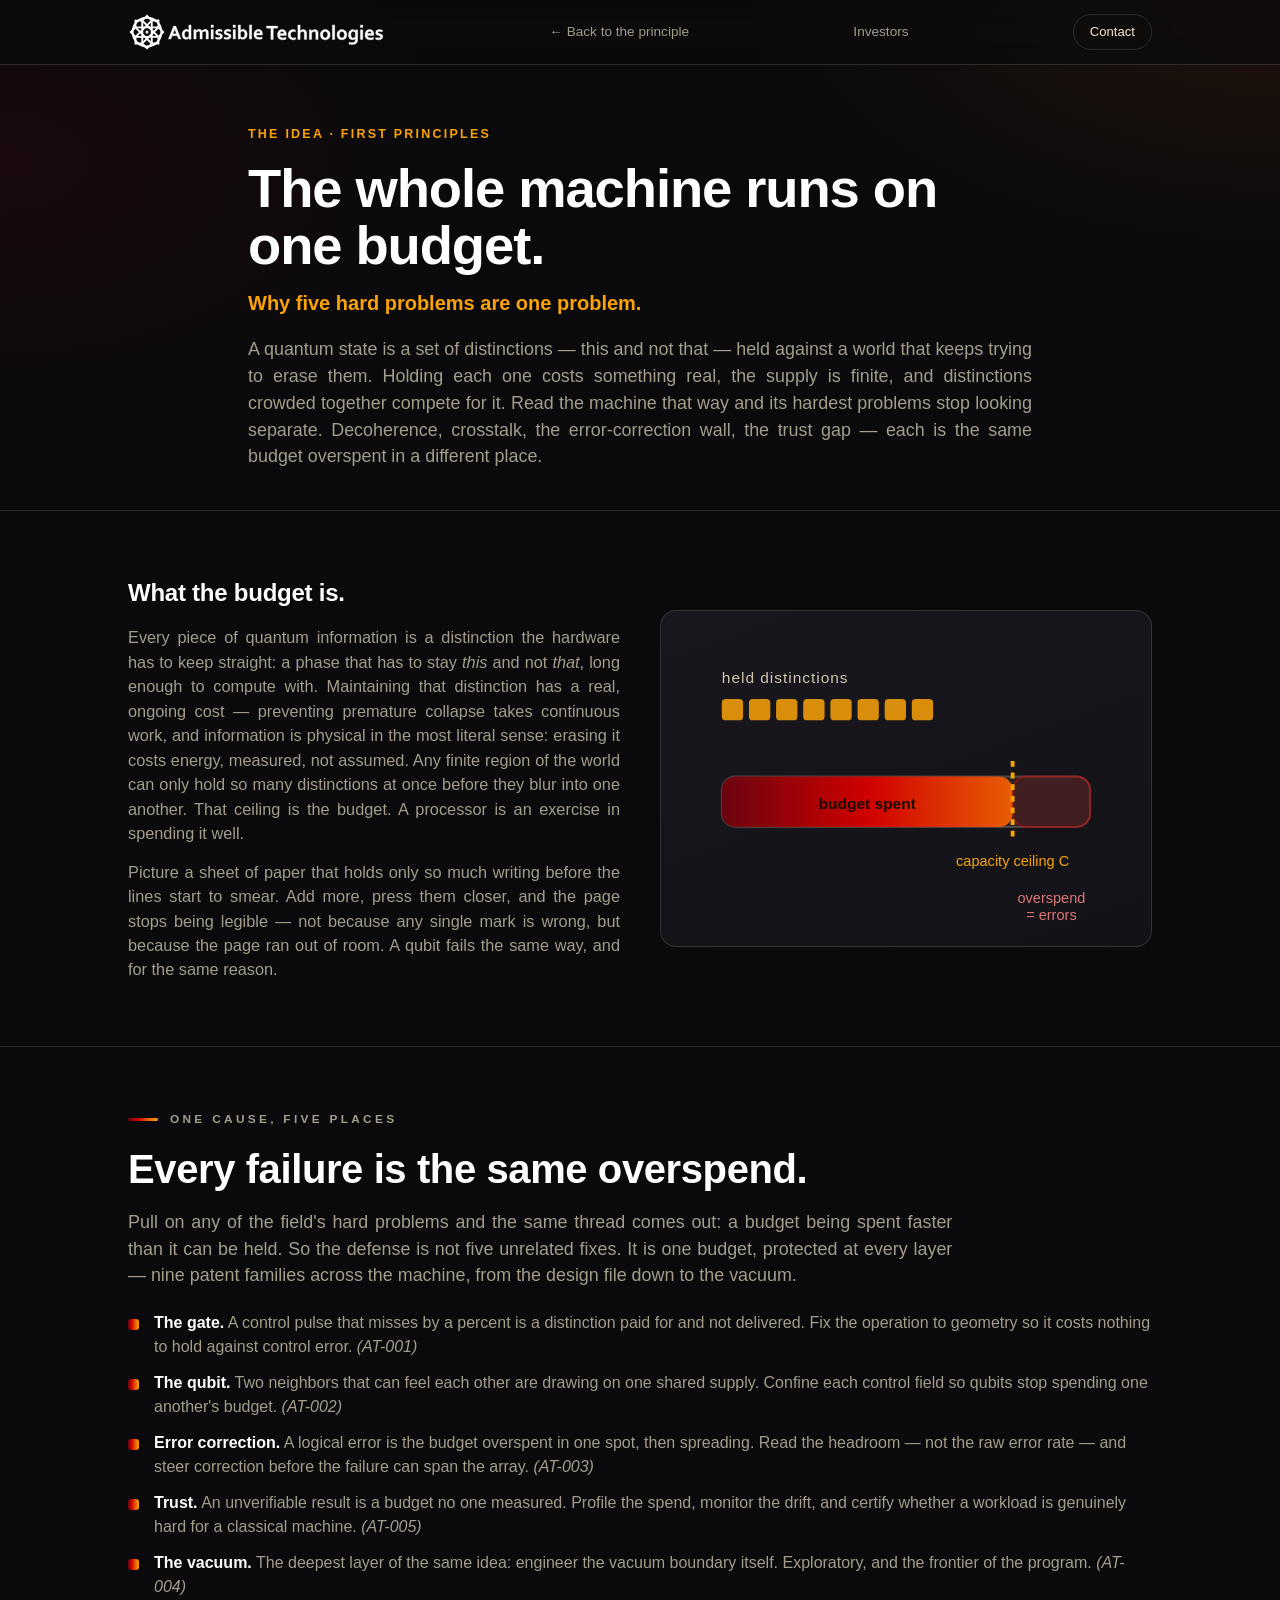
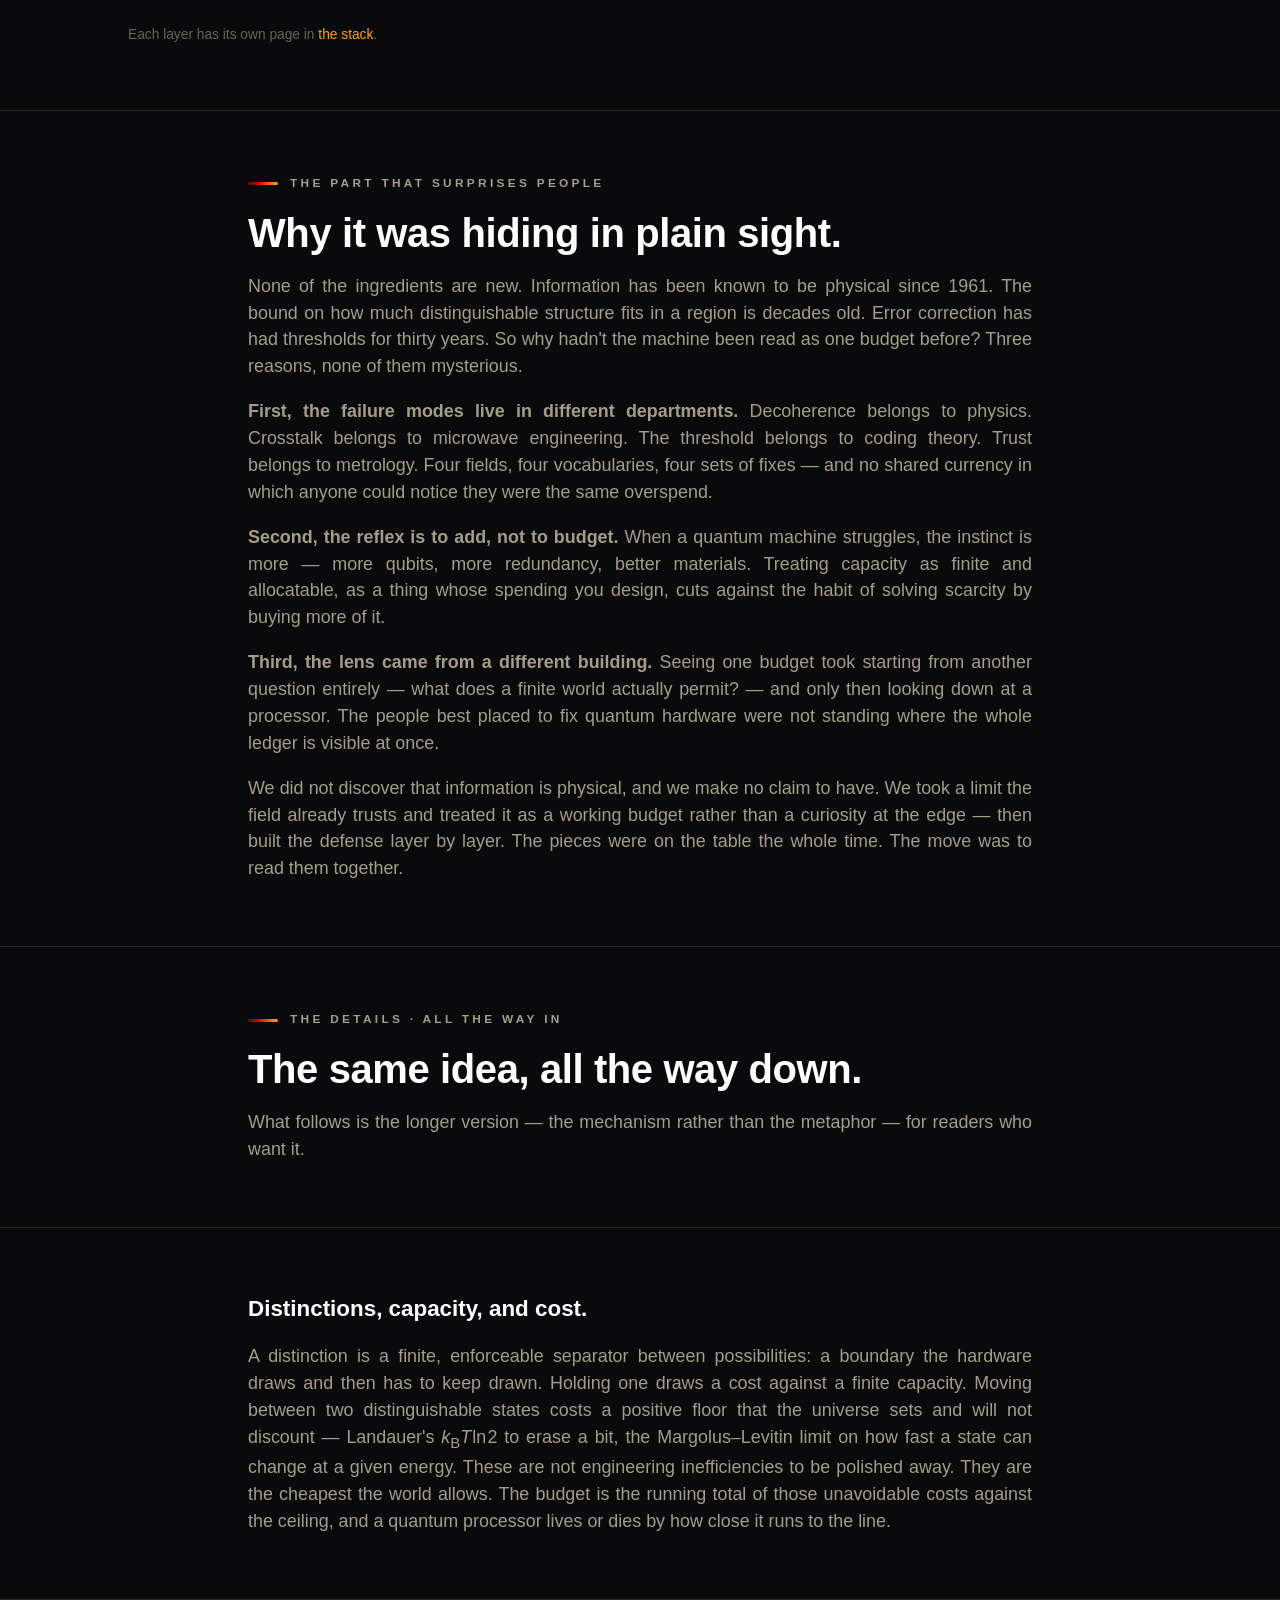
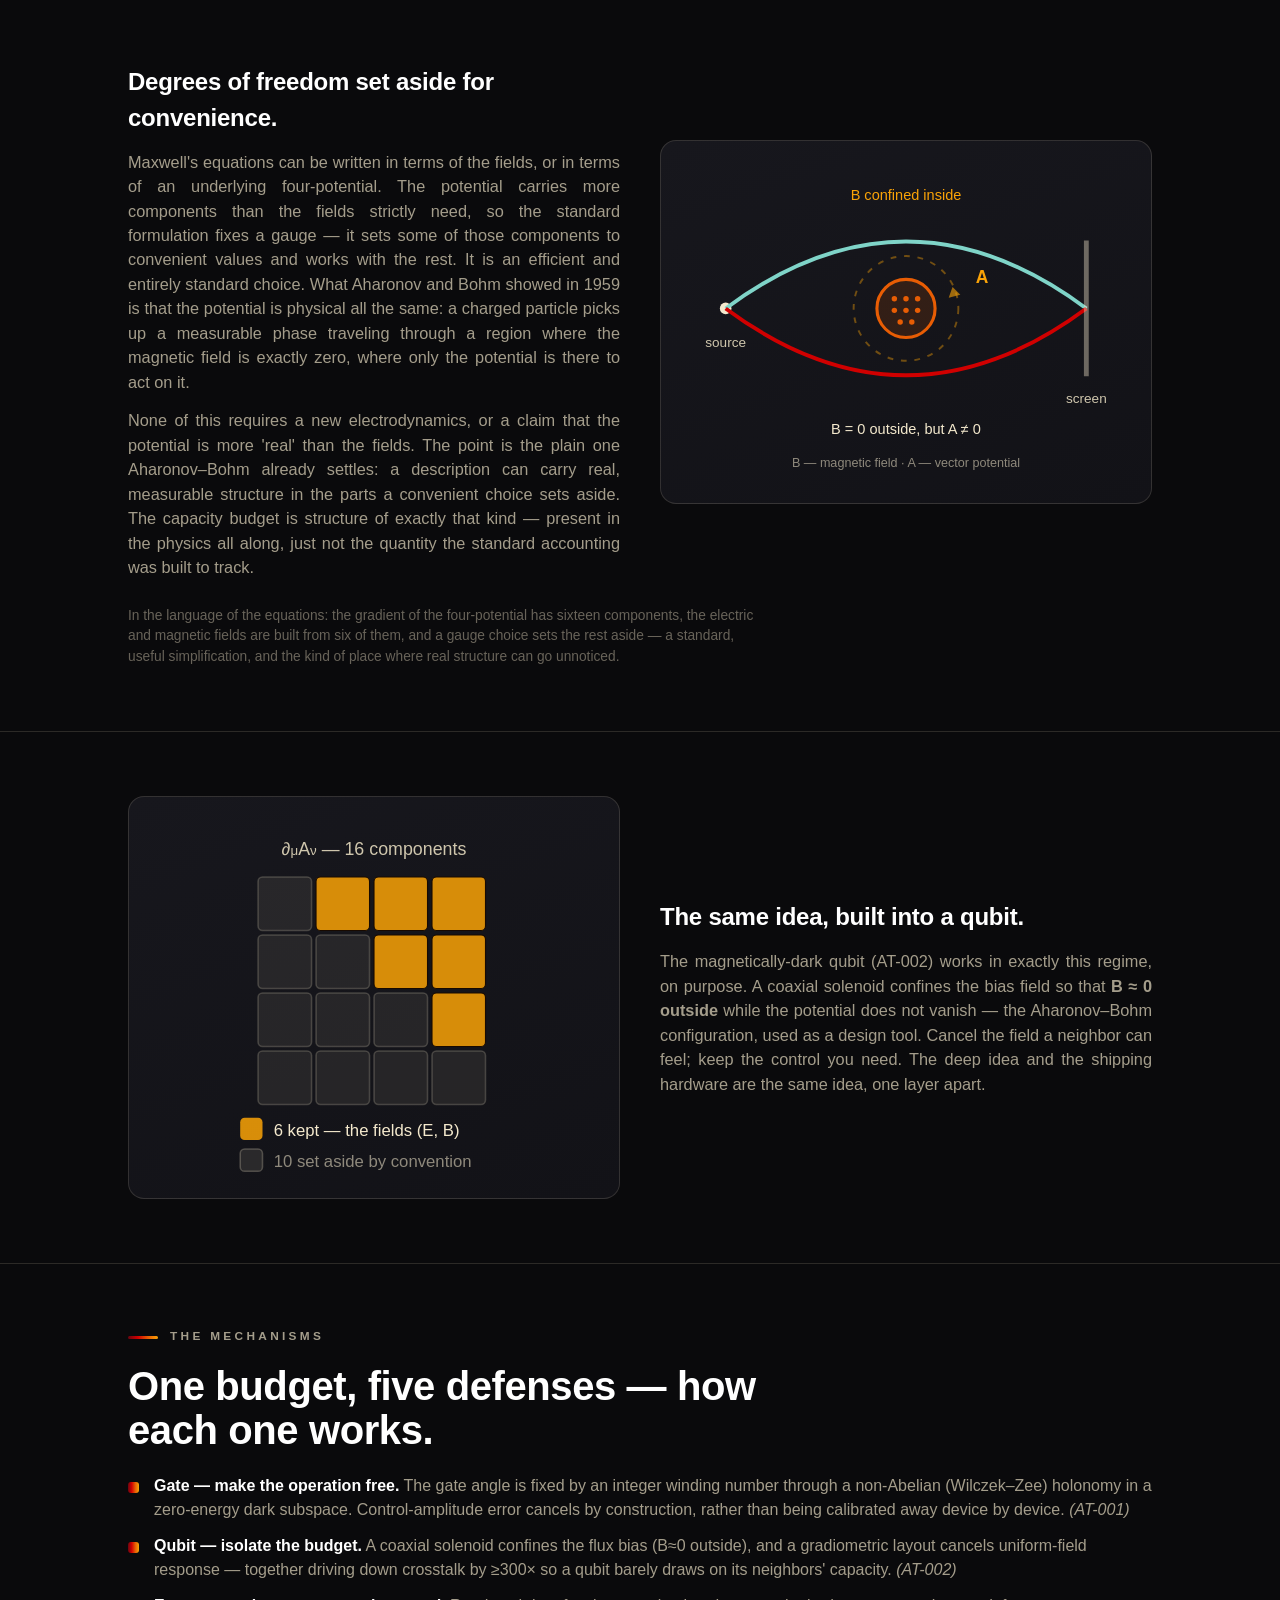
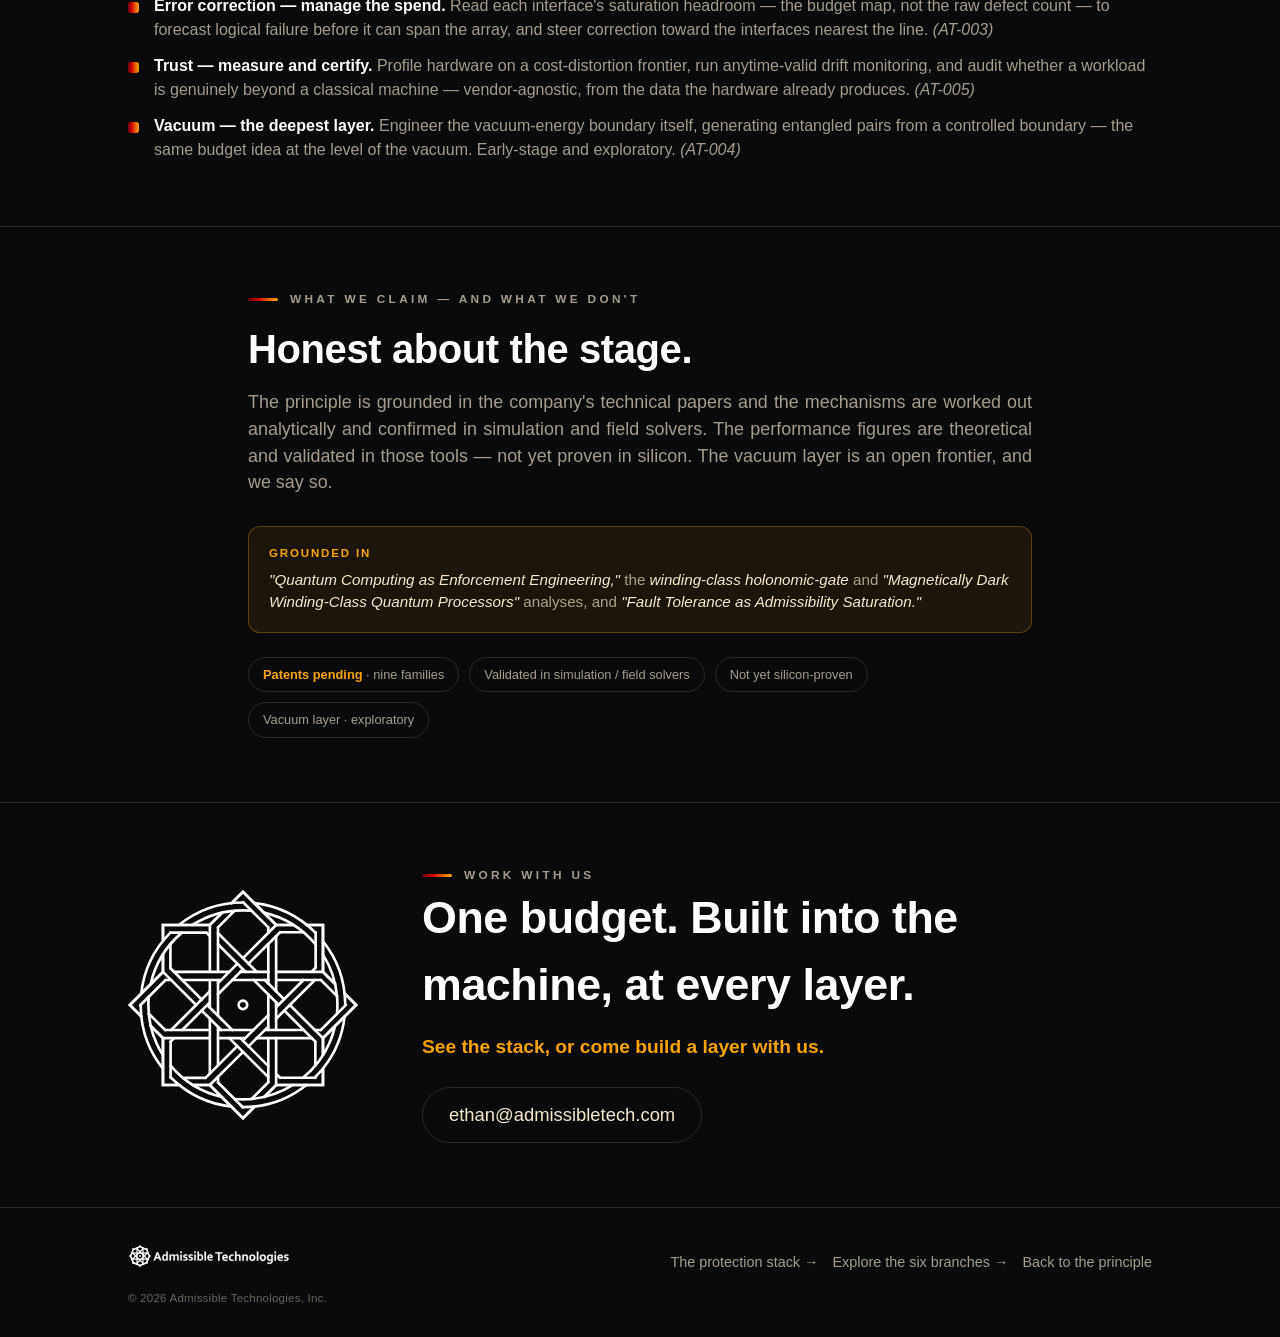
<file: the-idea.html>
<!DOCTYPE html>
<html lang="en">
<head>
<meta charset="utf-8">
<meta name="viewport" content="width=device-width, initial-scale=1">
<!-- Google tag (gtag.js) -->
<script async src="https://www.googletagmanager.com/gtag/js?id=G-64BJ3TZN4G"></script>
<script>
window.dataLayer = window.dataLayer || [];
function gtag(){dataLayer.push(arguments);}
gtag('js', new Date());
gtag('config', 'G-64BJ3TZN4G');
</script>

<title>The Idea — One Budget, Five Defenses · Admissible Technologies</title>
<meta name="description" content="A quantum state is a set of distinctions held against a world that keeps erasing them. Holding each one costs a finite budget — and every hardware failure is that budget overspent. Here is the science, and why it was hiding in plain sight.">
<link rel="canonical" href="https://admissibletech.com/the-idea.html">
<link rel="icon" href="favicon.svg" type="image/svg+xml">
<link rel="icon" type="image/png" sizes="32x32" href="favicon-32x32.png">
<link rel="icon" type="image/png" sizes="16x16" href="favicon-16x16.png">
<link rel="apple-touch-icon" sizes="180x180" href="apple-touch-icon.png">
<meta name="theme-color" content="#0a0a0c">
<meta property="og:site_name" content="Admissible Technologies">
<meta property="og:type" content="article">
<meta property="og:url" content="https://admissibletech.com/the-idea.html">
<meta property="og:title" content="The Idea — One Budget, Five Defenses">
<meta property="og:description" content="Every hard problem in quantum hardware is the same finite budget overspent in a different place. The science, and why no one had put it together.">
<meta name="twitter:card" content="summary">
<meta name="twitter:title" content="The Idea — One Budget, Five Defenses">
<meta name="twitter:description" content="Every hard problem in quantum hardware is the same finite budget overspent in a different place.">
<link rel="stylesheet" href="style.css">
</head>
<body>

<svg width="0" height="0" style="position:absolute" aria-hidden="true">
  <symbol id="emblem" viewBox="1.8 11.3 64.7 65">
    <polyline class="e" points="11.29 25.54 11.29 20.98 24.66 20.98 28.19 17.45"/><polyline class="e" points="5.08 47.05 1.83 43.8 11.29 34.35 11.29 29.36"/><polyline class="e" points="16.03 66.63 11.29 66.63 11.29 53.26 7.79 49.76"/><polyline class="e" points="37.43 72.76 34.11 76.08 24.66 66.63 19.78 66.63"/><polyline class="e" points="56.93 62.16 56.93 66.63 43.56 66.63 40.15 70.04"/><polyline class="e" points="63.09 40.51 66.39 43.8 56.93 53.26 56.93 58.09"/><polyline class="e" points="52.32 20.98 56.93 20.98 56.93 34.35 60.39 37.8"/><polyline class="e" points="30.88 14.75 34.11 11.53 43.56 20.98 48.51 20.98"/><line class="e" x1="38.03" y1="34.35" x2="26.98" y2="23.3"/><line class="e" x1="56.93" y1="53.26" x2="47.48" y2="43.81"/><line class="e" x1="30.19" y1="53.26" x2="41.33" y2="64.39"/><line class="e" x1="11.29" y1="34.35" x2="20.74" y2="43.8"/><line class="e" x1="34.11" y1="57.18" x2="24.66" y2="66.63"/><line class="e" x1="54.62" y1="36.67" x2="43.56" y2="47.72"/><line class="e" x1="24.66" y1="39.89" x2="13.6" y2="50.94"/><line class="e" x1="43.56" y1="20.98" x2="34.11" y2="30.43"/><line class="e" x1="30.19" y1="34.35" x2="14.45" y2="34.35"/><line class="e" x1="56.93" y1="34.35" x2="43.56" y2="34.35"/><line class="e" x1="24.66" y1="53.26" x2="11.29" y2="53.26"/><line class="e" x1="53.77" y1="53.26" x2="38.03" y2="53.26"/><line class="e" x1="43.56" y1="53.26" x2="43.56" y2="66.63"/><line class="e" x1="43.56" y1="24.14" x2="43.56" y2="39.89"/><line class="e" x1="24.66" y1="47.72" x2="24.66" y2="63.35"/><line class="e" x1="24.66" y1="20.98" x2="24.66" y2="34.35"/><line class="e" x1="54.62" y1="50.94" x2="56.31" y2="50.94"/><line class="e" x1="26.98" y1="50.94" x2="37.07" y2="50.94"/><line class="e" x1="11.89" y1="50.94" x2="24.66" y2="50.94"/><line class="e" x1="43.56" y1="36.67" x2="56.35" y2="36.67"/><line class="e" x1="16.77" y1="36.67" x2="27.88" y2="36.67"/><line class="e" x1="26.98" y1="34.35" x2="26.98" y2="21.66"/><line class="e" x1="26.98" y1="61.03" x2="26.98" y2="50.05"/><path class="e" d="M15.84,21a29.1,29.1,0,0,1,18.24-6.4h.15"/><path class="e" d="M5.07,40.56a29.09,29.09,0,0,1,8.35-17.4"/><path class="e" d="M11.29,62A29,29,0,0,1,4.9,43.77"/><path class="e" d="M30.79,72.77a29.11,29.11,0,0,1-17.34-8.36"/><path class="e" d="M52.22,66.63A29,29,0,0,1,34.08,73"/><path class="e" d="M63.08,47.11a29.12,29.12,0,0,1-8.54,17.47"/><path class="e" d="M56.93,25.61a29,29,0,0,1,6.33,17.6c0,.18,0,.37,0,.56"/><path class="e" d="M37.34,14.76a29.13,29.13,0,0,1,17.49,8.48"/><path class="d" fill="currentColor" stroke="none" d="M32.87,43.77A1.22,1.22,0,1,1,34.08,45,1.21,1.21,0,0,1,32.87,43.77Z"/>
  </symbol>
</svg>

<nav>
  <div class="wrap">
    <a class="brand" href="index.html"><img src="logo.svg" alt="Admissible Technologies" class="navlogo"></a>
    <a class="back" href="index.html#principle">&larr; Back to the principle</a>
    <a class="back" href="investors.html">Investors</a>
    <a class="cta" href="index.html#contact">Contact</a>
  </div>
</nav>

<header class="phero">
  <div class="wrap narrow">
    <div class="layerline">The idea &middot; first principles</div>
    <h1>The whole machine runs on one budget.</h1>
    <div class="tagline">Why five hard problems are one problem.</div>
    <p class="intro">A quantum state is a set of distinctions &mdash; this and not that &mdash; held against a world that keeps trying to erase them. Holding each one costs something real, the supply is finite, and distinctions crowded together compete for it. Read the machine that way and its hardest problems stop looking separate. Decoherence, crosstalk, the error-correction wall, the trust gap &mdash; each is the same budget overspent in a different place.</p>
  </div>
</header>

<!-- ============ INVESTOR / CURIOUS TIER ============ -->

<section class="band">
  <div class="wrap">
    <div class="feature">
      <div>
        <h3>What the budget is.</h3>
        <p>Every piece of quantum information is a distinction the hardware has to keep straight: a phase that has to stay <i>this</i> and not <i>that</i>, long enough to compute with. Maintaining that distinction has a real, ongoing cost &mdash; preventing premature collapse takes continuous work, and information is physical in the most literal sense: erasing it costs energy, measured, not assumed. Any finite region of the world can only hold so many distinctions at once before they blur into one another. That ceiling is the budget. A processor is an exercise in spending it well.</p>
        <p>Picture a sheet of paper that holds only so much writing before the lines start to smear. Add more, press them closer, and the page stops being legible &mdash; not because any single mark is wrong, but because the page ran out of room. A qubit fails the same way, and for the same reason.</p>
      </div>
      <div class="graphic">
        <svg class="gfx" viewBox="0 0 230 150" role="img" aria-label="A finite capacity budget shown as a bar: held distinctions fill it toward a fixed ceiling, and crowding past the ceiling produces errors">
          <defs>
            <linearGradient id="warm" x1="0" y1="0" x2="1" y2="0">
              <stop offset="0" stop-color="#6a040f"/><stop offset="0.5" stop-color="#d00000"/><stop offset="1" stop-color="#e85d04"/>
            </linearGradient>
          </defs>
          <text x="20" y="26" font-size="8" fill="#cfc6ad" letter-spacing="0.5">held distinctions</text>
          <g fill="rgba(250,163,7,0.85)">
            <rect x="20" y="34" width="11" height="11" rx="2"/><rect x="34" y="34" width="11" height="11" rx="2"/>
            <rect x="48" y="34" width="11" height="11" rx="2"/><rect x="62" y="34" width="11" height="11" rx="2"/>
            <rect x="76" y="34" width="11" height="11" rx="2"/><rect x="90" y="34" width="11" height="11" rx="2"/>
            <rect x="104" y="34" width="11" height="11" rx="2"/><rect x="118" y="34" width="11" height="11" rx="2"/>
          </g>
          <rect x="20" y="74" width="190" height="26" rx="7" fill="rgba(244,233,205,0.07)" stroke="rgba(244,233,205,0.22)"/>
          <rect x="20" y="74" width="150" height="26" rx="7" fill="url(#warm)"/>
          <rect x="170" y="74" width="40" height="26" rx="7" fill="rgba(208,0,0,0.16)" stroke="rgba(208,0,0,0.45)"/>
          <line x1="170" y1="66" x2="170" y2="108" stroke="#faa307" stroke-width="2" stroke-dasharray="3 3"/>
          <text x="170" y="120" text-anchor="middle" font-size="7.5" fill="#faa307">capacity ceiling C</text>
          <text x="95" y="91" text-anchor="middle" font-size="8" font-weight="700" fill="#180a00">budget spent</text>
          <text x="190" y="139" text-anchor="middle" font-size="7.5" fill="#d77">overspend</text>
          <text x="190" y="148" text-anchor="middle" font-size="7.5" fill="#d77">= errors</text>
        </svg>
      </div>
    </div>
  </div>
</section>

<section class="band">
  <div class="wrap">
    <div class="eyebrow"><span class="bar"></span>One cause, five places</div>
    <h2 class="sec">Every failure is the same overspend.</h2>
    <p class="lede">Pull on any of the field's hard problems and the same thread comes out: a budget being spent faster than it can be held. So the defense is not five unrelated fixes. It is one budget, protected at every layer &mdash; nine patent families across the machine, from the design file down to the vacuum.</p>
    <ul class="specs">
      <li><b>The gate.</b> <span>A control pulse that misses by a percent is a distinction paid for and not delivered. Fix the operation to geometry so it costs nothing to hold against control error. <i>(AT-001)</i></span></li>
      <li><b>The qubit.</b> <span>Two neighbors that can feel each other are drawing on one shared supply. Confine each control field so qubits stop spending one another's budget. <i>(AT-002)</i></span></li>
      <li><b>Error correction.</b> <span>A logical error is the budget overspent in one spot, then spreading. Read the headroom &mdash; not the raw error rate &mdash; and steer correction before the failure can span the array. <i>(AT-003)</i></span></li>
      <li><b>Trust.</b> <span>An unverifiable result is a budget no one measured. Profile the spend, monitor the drift, and certify whether a workload is genuinely hard for a classical machine. <i>(AT-005)</i></span></li>
      <li><b>The vacuum.</b> <span>The deepest layer of the same idea: engineer the vacuum boundary itself. Exploratory, and the frontier of the program. <i>(AT-004)</i></span></li>
    </ul>
    <p class="src">Each layer has its own page in <a href="the-stack.html" style="color:var(--amber);">the stack</a>.</p>
  </div>
</section>

<section class="band">
  <div class="wrap narrow">
    <div class="eyebrow"><span class="bar"></span>The part that surprises people</div>
    <h2 class="sec">Why it was hiding in plain sight.</h2>
    <p class="lede">None of the ingredients are new. Information has been known to be physical since 1961. The bound on how much distinguishable structure fits in a region is decades old. Error correction has had thresholds for thirty years. So why hadn't the machine been read as one budget before? Three reasons, none of them mysterious.</p>
    <p class="lede"><b>First, the failure modes live in different departments.</b> Decoherence belongs to physics. Crosstalk belongs to microwave engineering. The threshold belongs to coding theory. Trust belongs to metrology. Four fields, four vocabularies, four sets of fixes &mdash; and no shared currency in which anyone could notice they were the same overspend.</p>
    <p class="lede"><b>Second, the reflex is to add, not to budget.</b> When a quantum machine struggles, the instinct is more &mdash; more qubits, more redundancy, better materials. Treating capacity as finite and allocatable, as a thing whose spending you design, cuts against the habit of solving scarcity by buying more of it.</p>
    <p class="lede"><b>Third, the lens came from a different building.</b> Seeing one budget took starting from another question entirely &mdash; what does a finite world actually permit? &mdash; and only then looking down at a processor. The people best placed to fix quantum hardware were not standing where the whole ledger is visible at once.</p>
    <p class="lede">We did not discover that information is physical, and we make no claim to have. We took a limit the field already trusts and treated it as a working budget rather than a curiosity at the edge &mdash; then built the defense layer by layer. The pieces were on the table the whole time. The move was to read them together.</p>
  </div>
</section>

<!-- ============ DETAILS TIER — ALL THE WAY IN ============ -->

<section class="band">
  <div class="wrap narrow">
    <div class="eyebrow"><span class="bar"></span>The details &middot; all the way in</div>
    <h2 class="sec">The same idea, all the way down.</h2>
    <p class="lede">What follows is the longer version &mdash; the mechanism rather than the metaphor &mdash; for readers who want it.</p>
  </div>
</section>

<section class="band">
  <div class="wrap narrow">
    <h3 style="font-size:1.4rem;color:var(--white);font-weight:800;">Distinctions, capacity, and cost.</h3>
    <p class="lede">A distinction is a finite, enforceable separator between possibilities: a boundary the hardware draws and then has to keep drawn. Holding one draws a cost against a finite capacity. Moving between two distinguishable states costs a positive floor that the universe sets and will not discount &mdash; Landauer's <i>k</i><sub>B</sub><i>T</i>&hairsp;ln&hairsp;2 to erase a bit, the Margolus&ndash;Levitin limit on how fast a state can change at a given energy. These are not engineering inefficiencies to be polished away. They are the cheapest the world allows. The budget is the running total of those unavoidable costs against the ceiling, and a quantum processor lives or dies by how close it runs to the line.</p>
  </div>
</section>

<section class="band">
  <div class="wrap">
    <div class="feature">
      <div>
        <h3>Degrees of freedom set aside for convenience.</h3>
        <p>Maxwell's equations can be written in terms of the fields, or in terms of an underlying four-potential. The potential carries more components than the fields strictly need, so the standard formulation fixes a gauge &mdash; it sets some of those components to convenient values and works with the rest. It is an efficient and entirely standard choice. What Aharonov and Bohm showed in 1959 is that the potential is physical all the same: a charged particle picks up a measurable phase traveling through a region where the magnetic field is exactly zero, where only the potential is there to act on it.</p>
        <p>None of this requires a new electrodynamics, or a claim that the potential is more 'real' than the fields. The point is the plain one Aharonov&ndash;Bohm already settles: a description can carry real, measurable structure in the parts a convenient choice sets aside. The capacity budget is structure of exactly that kind &mdash; present in the physics all along, just not the quantity the standard accounting was built to track.</p>
      </div>
      <div class="graphic">
        <svg class="gfx" viewBox="0 0 230 164" role="img" aria-label="Aharonov-Bohm setup: two electron paths pass either side of a solenoid whose magnetic field is confined inside; the paths acquire a phase difference from the potential even though the field outside is zero">
          <circle cx="115" cy="75" r="15" fill="rgba(232,93,4,0.14)" stroke="#e85d04" stroke-width="1.6"/>
          <g fill="#e85d04"><circle cx="109" cy="70" r="1.4"/><circle cx="115" cy="70" r="1.4"/><circle cx="121" cy="70" r="1.4"/><circle cx="109" cy="76" r="1.4"/><circle cx="115" cy="76" r="1.4"/><circle cx="121" cy="76" r="1.4"/><circle cx="112" cy="82" r="1.4"/><circle cx="118" cy="82" r="1.4"/></g>
          <circle cx="115" cy="75" r="27" fill="none" stroke="rgba(250,163,7,0.4)" stroke-width="1" stroke-dasharray="3 4"/>
          <path d="M139 64 l4 4 l-6 1.5 z" fill="rgba(250,163,7,0.6)"/>
          <circle cx="22" cy="75" r="3" fill="#f4e9cd"/>
          <text x="22" y="95" text-anchor="middle" font-size="7" fill="#cfc6ad">source</text>
          <path d="M22 75 Q 115 6 208 75" fill="none" stroke="#7fd4c8" stroke-width="2"/>
          <path d="M22 75 Q 115 144 208 75" fill="none" stroke="#d00000" stroke-width="2"/>
          <line x1="208" y1="40" x2="208" y2="110" stroke="rgba(244,233,205,0.4)" stroke-width="2.5"/>
          <text x="208" y="124" text-anchor="middle" font-size="7" fill="#cfc6ad">screen</text>
          <text x="115" y="19" text-anchor="middle" font-size="7.5" fill="#faa307">B confined inside</text>
          <text x="151" y="62" font-size="9" font-weight="700" fill="#faa307">A</text>
          <text x="115" y="140" text-anchor="middle" font-size="7.5" fill="#f4e9cd">B = 0 outside, but A ≠ 0</text>
          <text x="115" y="157" text-anchor="middle" font-size="6.5" fill="rgba(244,233,205,0.55)">B — magnetic field    ·    A — vector potential</text>
        </svg>
      </div>
    </div>
    <p class="src" style="max-width:46em;">In the language of the equations: the gradient of the four-potential has sixteen components, the electric and magnetic fields are built from six of them, and a gauge choice sets the rest aside &mdash; a standard, useful simplification, and the kind of place where real structure can go unnoticed.</p>
  </div>
</section>

<section class="band">
  <div class="wrap">
    <div class="feature rev">
      <div>
        <h3>The same idea, built into a qubit.</h3>
        <p>The magnetically-dark qubit (AT-002) works in exactly this regime, on purpose. A coaxial solenoid confines the bias field so that <b>B &asymp; 0 outside</b> while the potential does not vanish &mdash; the Aharonov&ndash;Bohm configuration, used as a design tool. Cancel the field a neighbor can feel; keep the control you need. The deep idea and the shipping hardware are the same idea, one layer apart.</p>
      </div>
      <div class="graphic">
        <svg class="gfx" viewBox="0 0 200 160" role="img" aria-label="The sixteen components of the potential gradient drawn as a four-by-four grid: six are kept as the electric and magnetic fields, ten are set aside by convention">
          <text x="100" y="16" text-anchor="middle" font-size="8" fill="#cfc6ad">∂<tspan font-size="6">μ</tspan>A<tspan font-size="6">ν</tspan> — 16 components</text>
          <g>
            <!-- row/col 4x4, cell 26x26 starting at x=48 y=26 -->
            <!-- kept = 6 off-diagonal upper -->
            <g fill="rgba(250,163,7,0.85)" stroke="#180a00" stroke-width="0.5">
              <rect x="74" y="26" width="24" height="24" rx="2"/><rect x="100" y="26" width="24" height="24" rx="2"/><rect x="126" y="26" width="24" height="24" rx="2"/>
              <rect x="100" y="52" width="24" height="24" rx="2"/><rect x="126" y="52" width="24" height="24" rx="2"/>
              <rect x="126" y="78" width="24" height="24" rx="2"/>
            </g>
            <!-- deleted = 10 -->
            <g fill="rgba(244,233,205,0.08)" stroke="rgba(244,233,205,0.2)" stroke-width="0.7">
              <rect x="48" y="26" width="24" height="24" rx="2"/>
              <rect x="48" y="52" width="24" height="24" rx="2"/><rect x="74" y="52" width="24" height="24" rx="2"/>
              <rect x="48" y="78" width="24" height="24" rx="2"/><rect x="74" y="78" width="24" height="24" rx="2"/><rect x="100" y="78" width="24" height="24" rx="2"/>
              <rect x="48" y="104" width="24" height="24" rx="2"/><rect x="74" y="104" width="24" height="24" rx="2"/><rect x="100" y="104" width="24" height="24" rx="2"/><rect x="126" y="104" width="24" height="24" rx="2"/>
            </g>
          </g>
          <g font-size="7.5">
            <rect x="40" y="134" width="10" height="10" rx="2" fill="rgba(250,163,7,0.85)"/>
            <text x="55" y="142" fill="#f4e9cd">6 kept — the fields (E, B)</text>
            <rect x="40" y="148" width="10" height="10" rx="2" fill="rgba(244,233,205,0.10)" stroke="rgba(244,233,205,0.25)" stroke-width="0.7"/>
            <text x="55" y="156" fill="rgba(244,233,205,0.55)">10 set aside by convention</text>
          </g>
        </svg>
      </div>
    </div>
  </div>
</section>

<section class="band">
  <div class="wrap">
    <div class="eyebrow"><span class="bar"></span>The mechanisms</div>
    <h2 class="sec">One budget, five defenses &mdash; how each one works.</h2>
    <ul class="specs">
      <li><b>Gate &mdash; make the operation free.</b> <span>The gate angle is fixed by an integer winding number through a non-Abelian (Wilczek&ndash;Zee) holonomy in a zero-energy dark subspace. Control-amplitude error cancels by construction, rather than being calibrated away device by device. <i>(AT-001)</i></span></li>
      <li><b>Qubit &mdash; isolate the budget.</b> <span>A coaxial solenoid confines the flux bias (B&asymp;0 outside), and a gradiometric layout cancels uniform-field response &mdash; together driving down crosstalk by &ge;300&times; so a qubit barely draws on its neighbors' capacity. <i>(AT-002)</i></span></li>
      <li><b>Error correction &mdash; manage the spend.</b> <span>Read each interface's saturation headroom &mdash; the budget map, not the raw defect count &mdash; to forecast logical failure before it can span the array, and steer correction toward the interfaces nearest the line. <i>(AT-003)</i></span></li>
      <li><b>Trust &mdash; measure and certify.</b> <span>Profile hardware on a cost-distortion frontier, run anytime-valid drift monitoring, and audit whether a workload is genuinely beyond a classical machine &mdash; vendor-agnostic, from the data the hardware already produces. <i>(AT-005)</i></span></li>
      <li><b>Vacuum &mdash; the deepest layer.</b> <span>Engineer the vacuum-energy boundary itself, generating entangled pairs from a controlled boundary &mdash; the same budget idea at the level of the vacuum. Early-stage and exploratory. <i>(AT-004)</i></span></li>
    </ul>
  </div>
</section>

<section class="band">
  <div class="wrap narrow">
    <div class="eyebrow"><span class="bar"></span>What we claim &mdash; and what we don't</div>
    <h2 class="sec">Honest about the stage.</h2>
    <p class="lede">The principle is grounded in the company's technical papers and the mechanisms are worked out analytically and confirmed in simulation and field solvers. The performance figures are theoretical and validated in those tools &mdash; not yet proven in silicon. The vacuum layer is an open frontier, and we say so.</p>
    <div class="papercite">
      <span class="k">Grounded in</span>
      <i>"Quantum Computing as Enforcement Engineering,"</i> the <i>winding-class holonomic-gate</i> and <i>"Magnetically Dark Winding-Class Quantum Processors"</i> analyses, and <i>"Fault Tolerance as Admissibility Saturation."</i>
    </div>
    <div class="statusbar">
      <span class="chip"><b>Patents pending</b> &middot; nine families</span>
      <span class="chip">Validated in simulation / field solvers</span>
      <span class="chip">Not yet silicon-proven</span>
      <span class="chip">Vacuum layer &middot; exploratory</span>
    </div>
  </div>
</section>

<section class="band contact lockup" id="contact">
  <div class="wrap">
    <img src="emblem.svg" alt="" class="signmark">
    <div class="copy">
      <div class="eyebrow"><span class="bar"></span>Work with us</div>
      <h2>One budget. Built into the machine, at every layer.</h2>
      <div class="turn">See the stack, or come build a layer with us.</div>
      <a class="mail" href="mailto:ethan@admissibletech.com">ethan@admissibletech.com</a>
    </div>
  </div>
</section>

<footer>
  <div class="wrap">
    <a class="brand" href="index.html"><img src="logo.svg" alt="Admissible Technologies" class="footlogo"></a>
    <div class="crossnav">
      <a href="the-stack.html">The protection stack &rarr;</a>
      <a href="index.html#portfolio">Explore the six branches &rarr;</a>
      <a href="index.html#principle">Back to the principle</a>
    </div>
  </div>
  <div class="wrap"><p class="legal">&copy; 2026 Admissible Technologies, Inc.</p></div>
</footer>

</body>
</html>
</file>
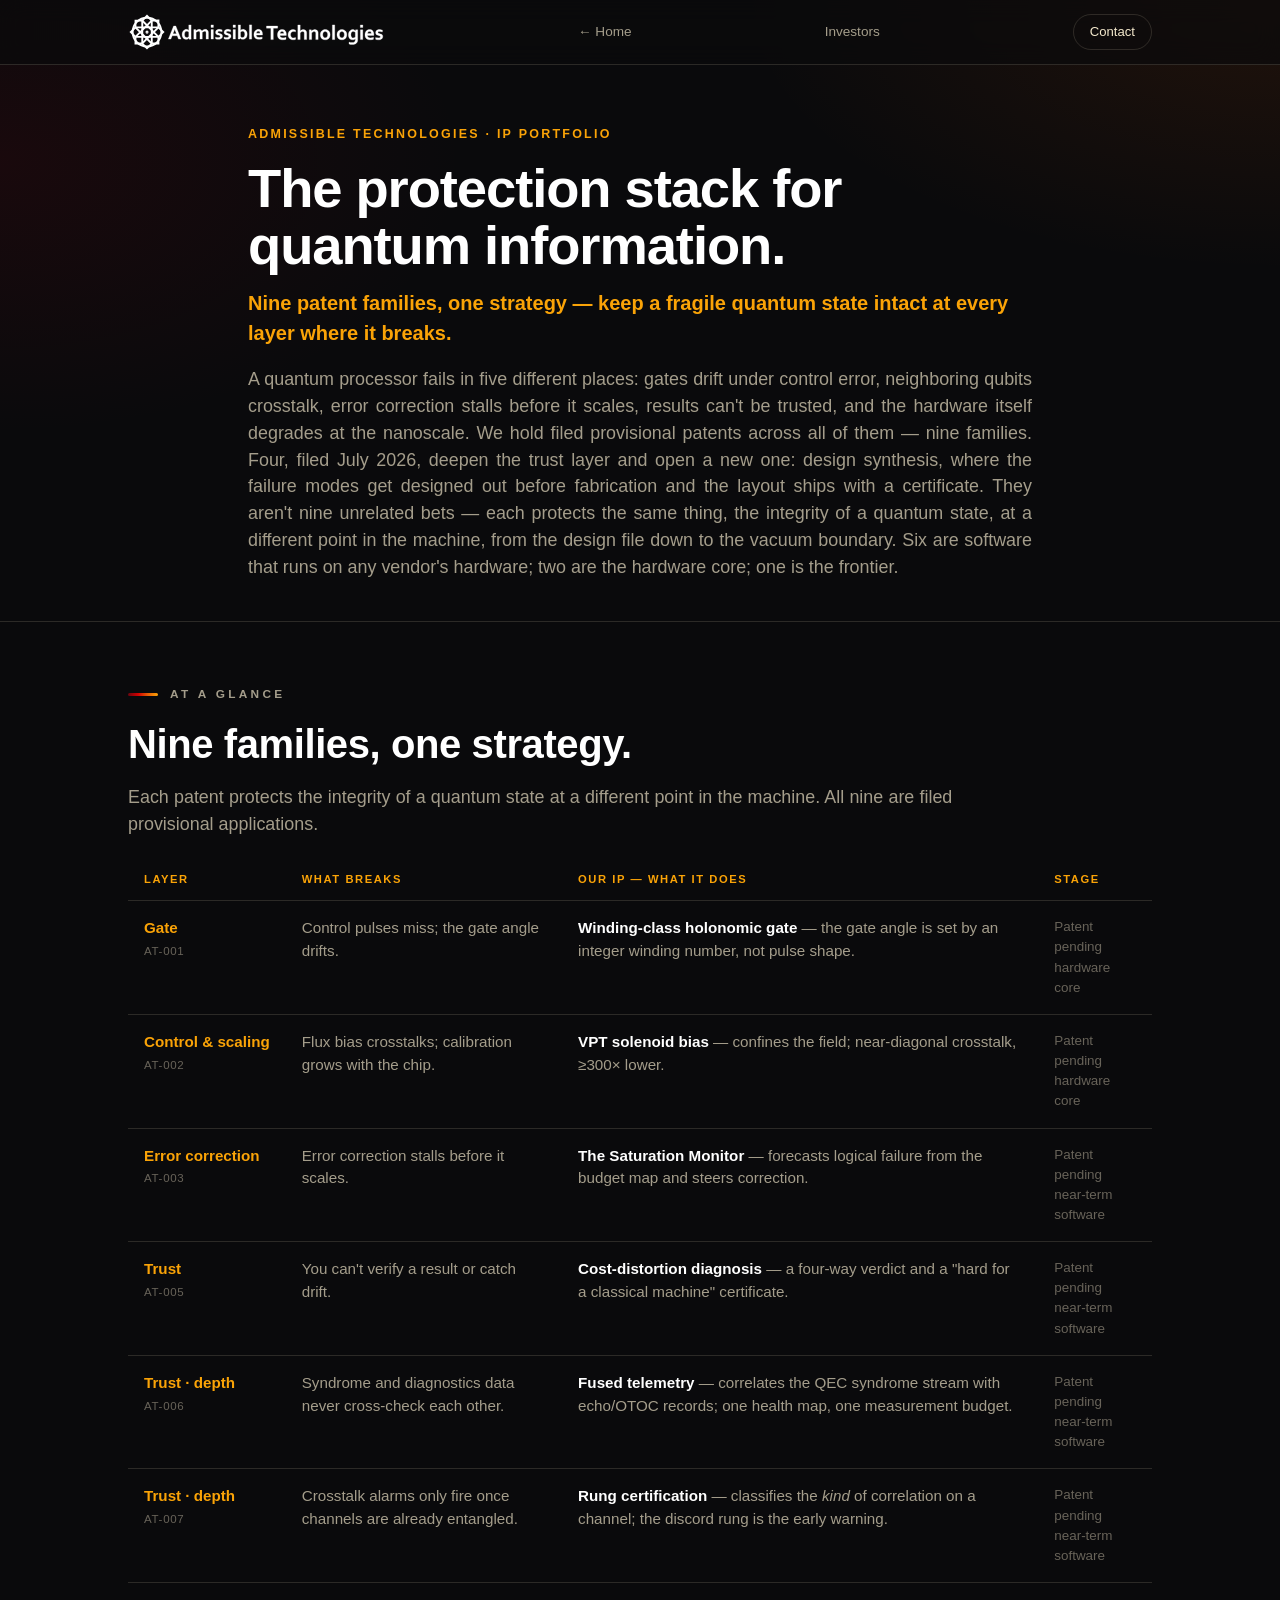
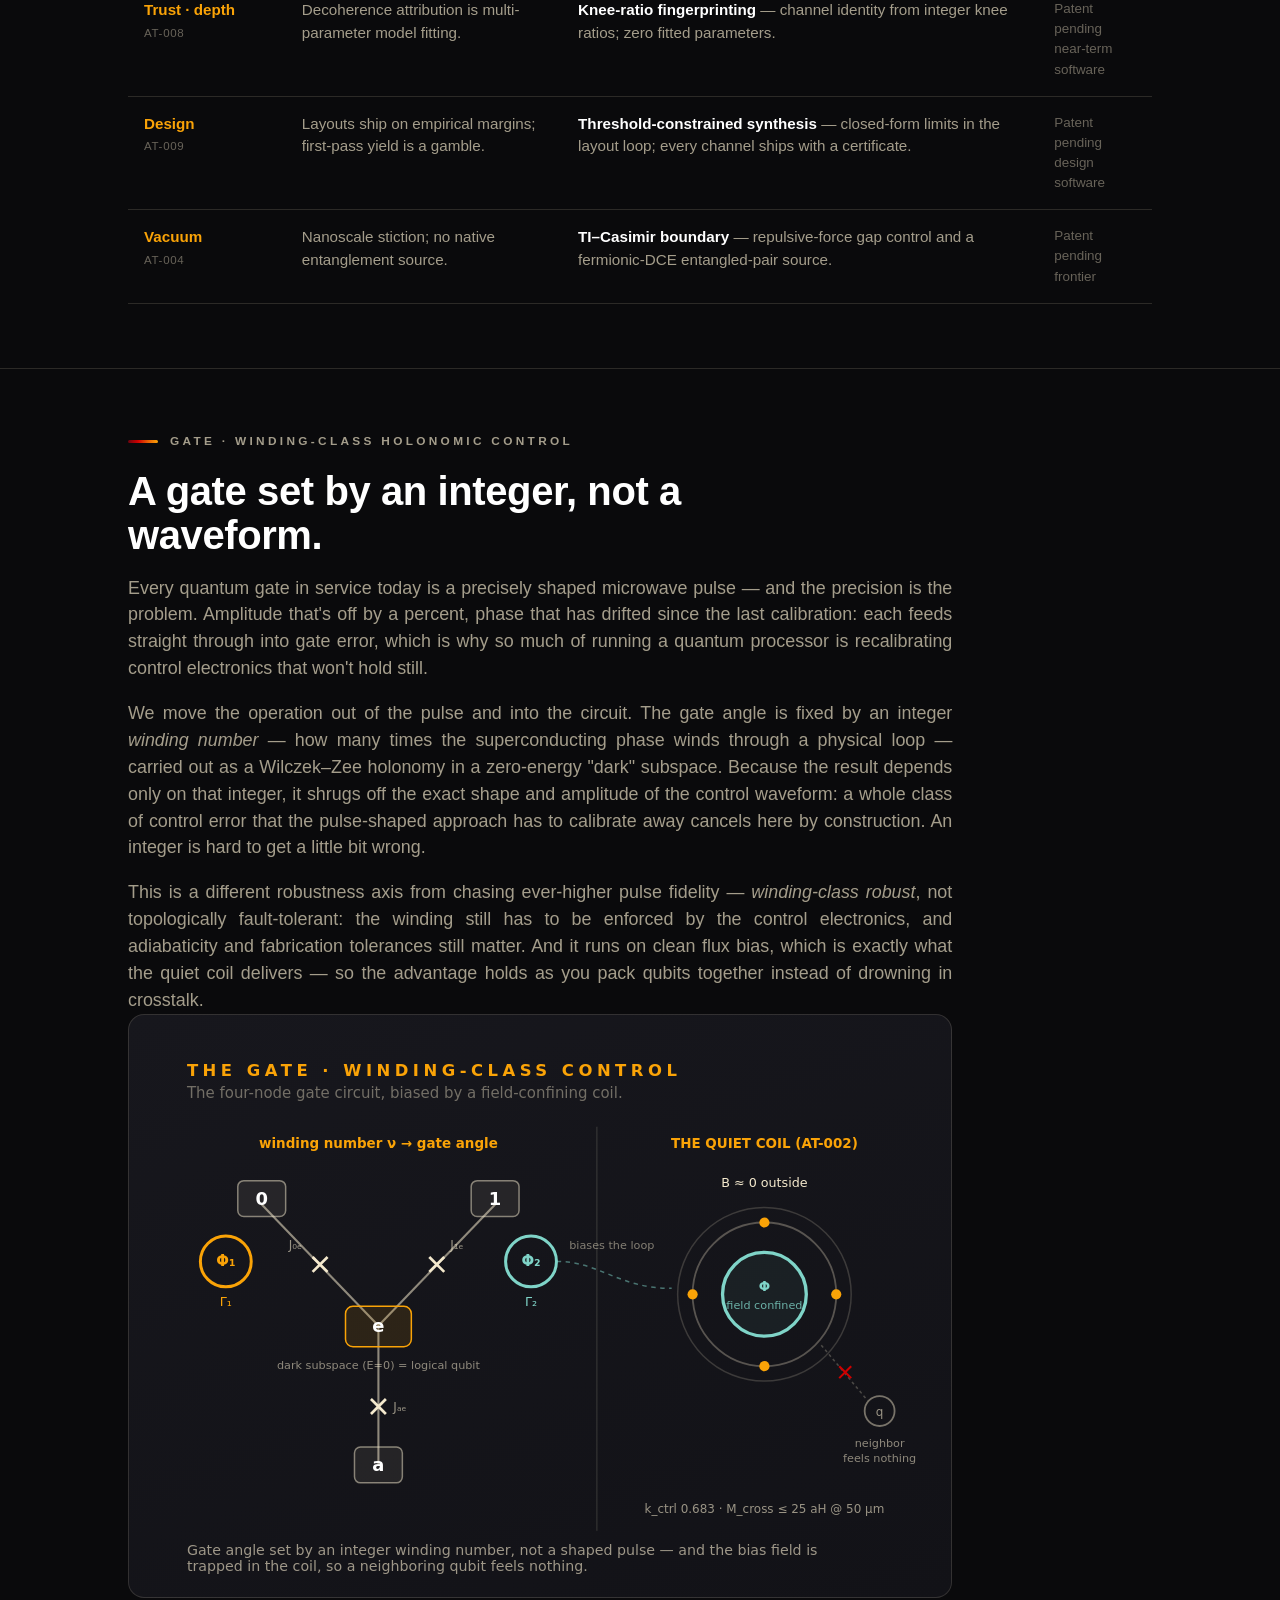
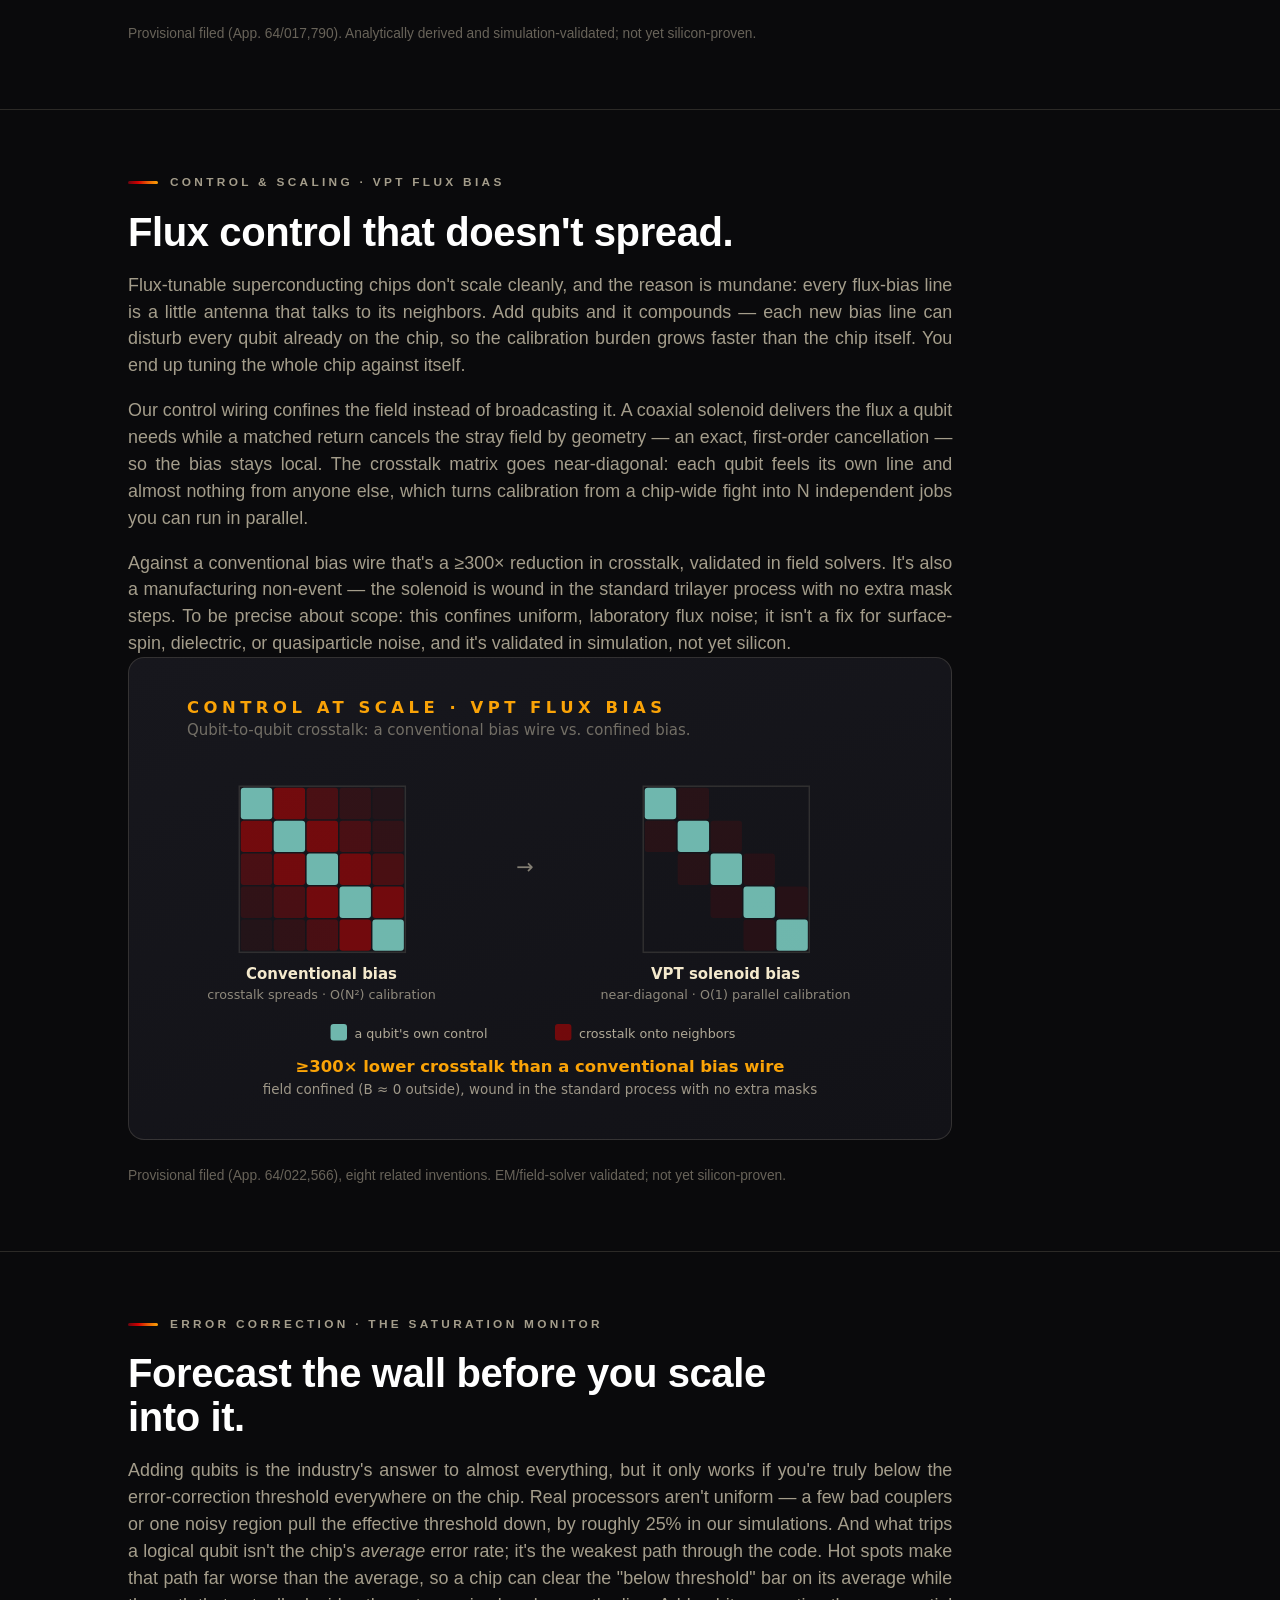
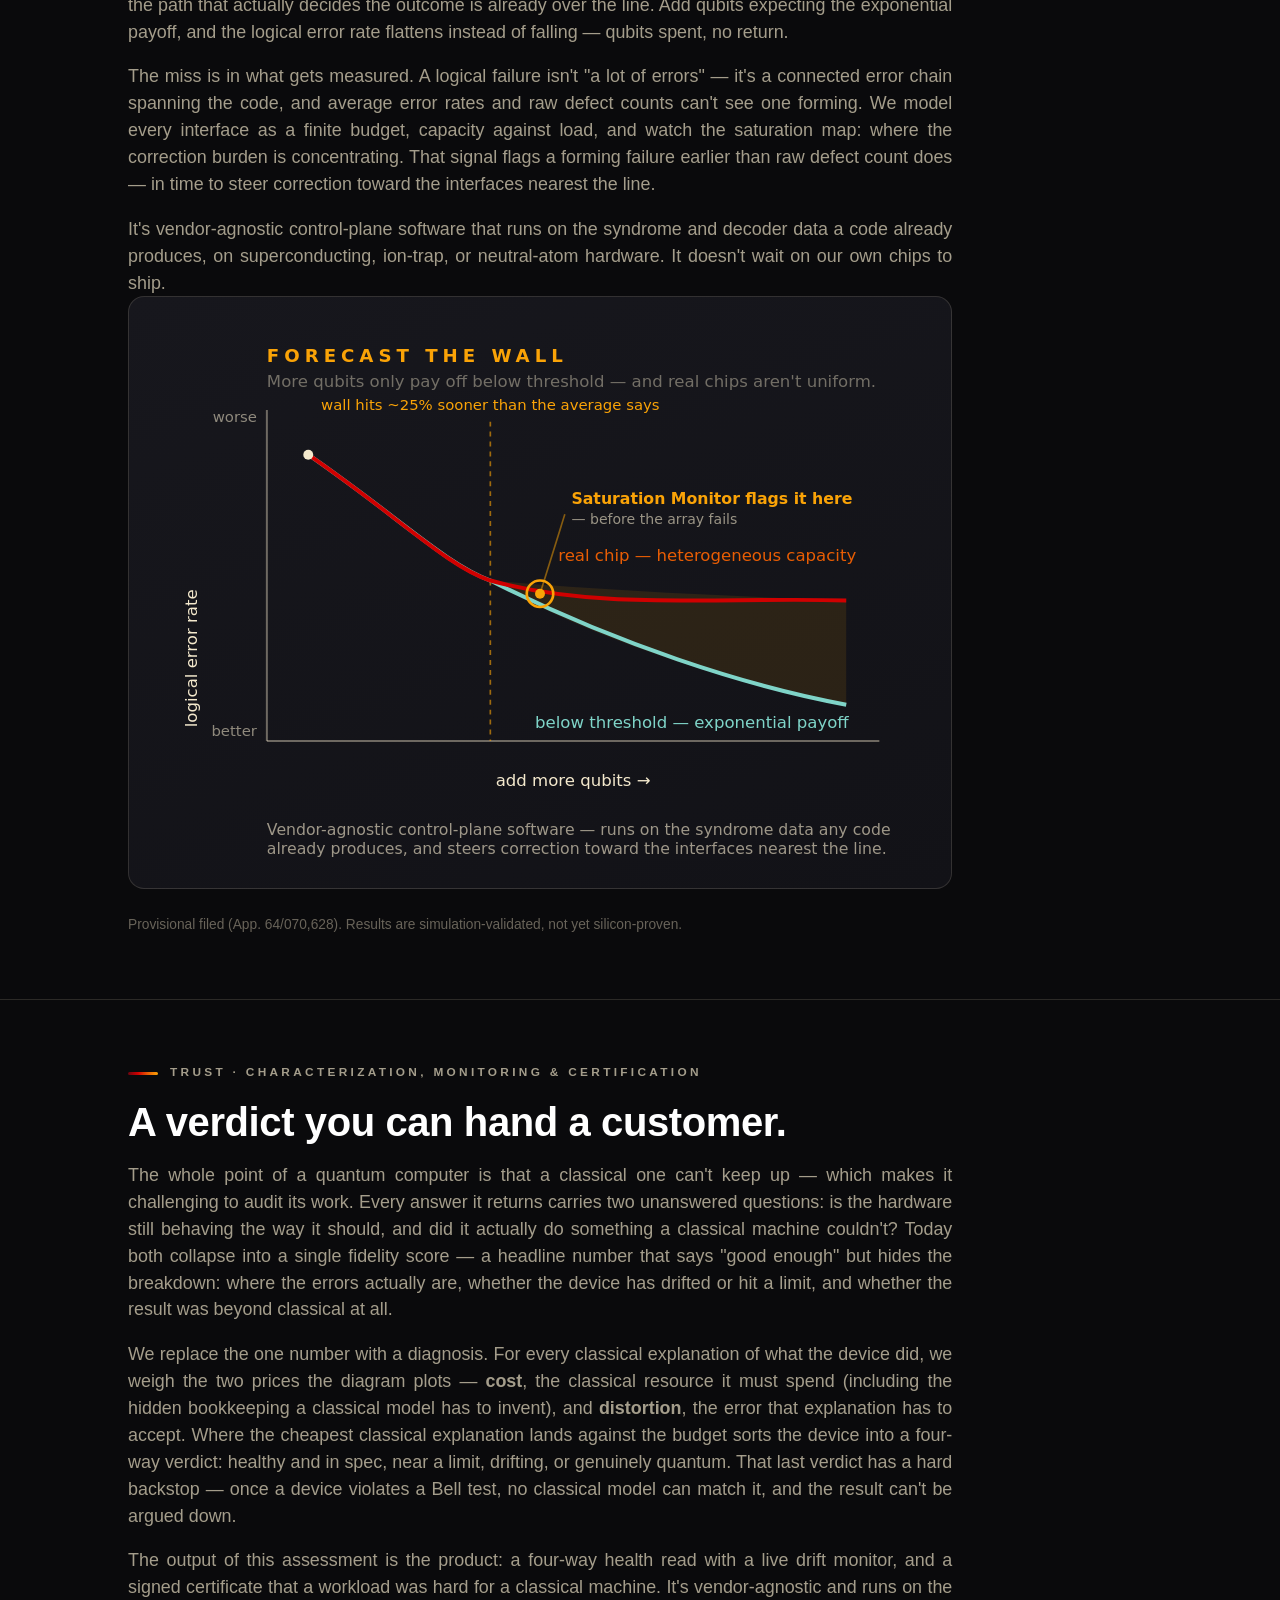
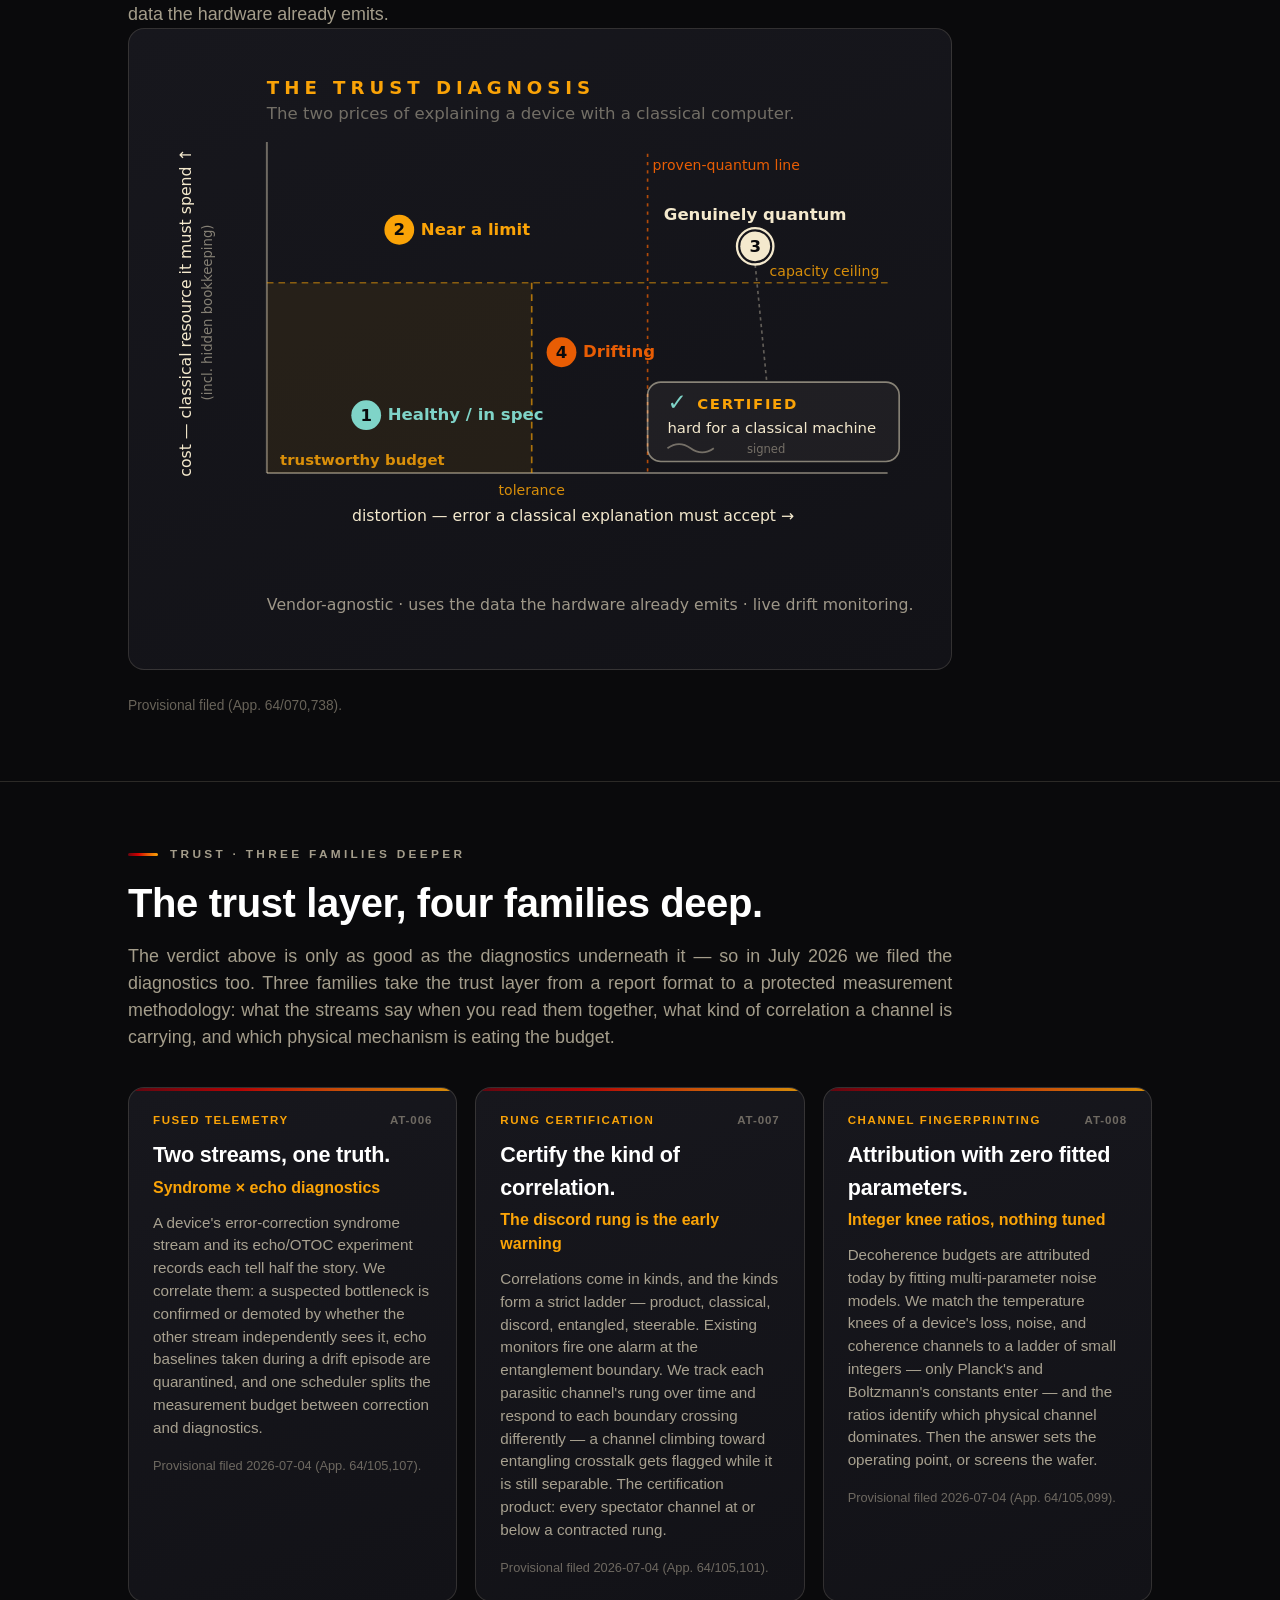
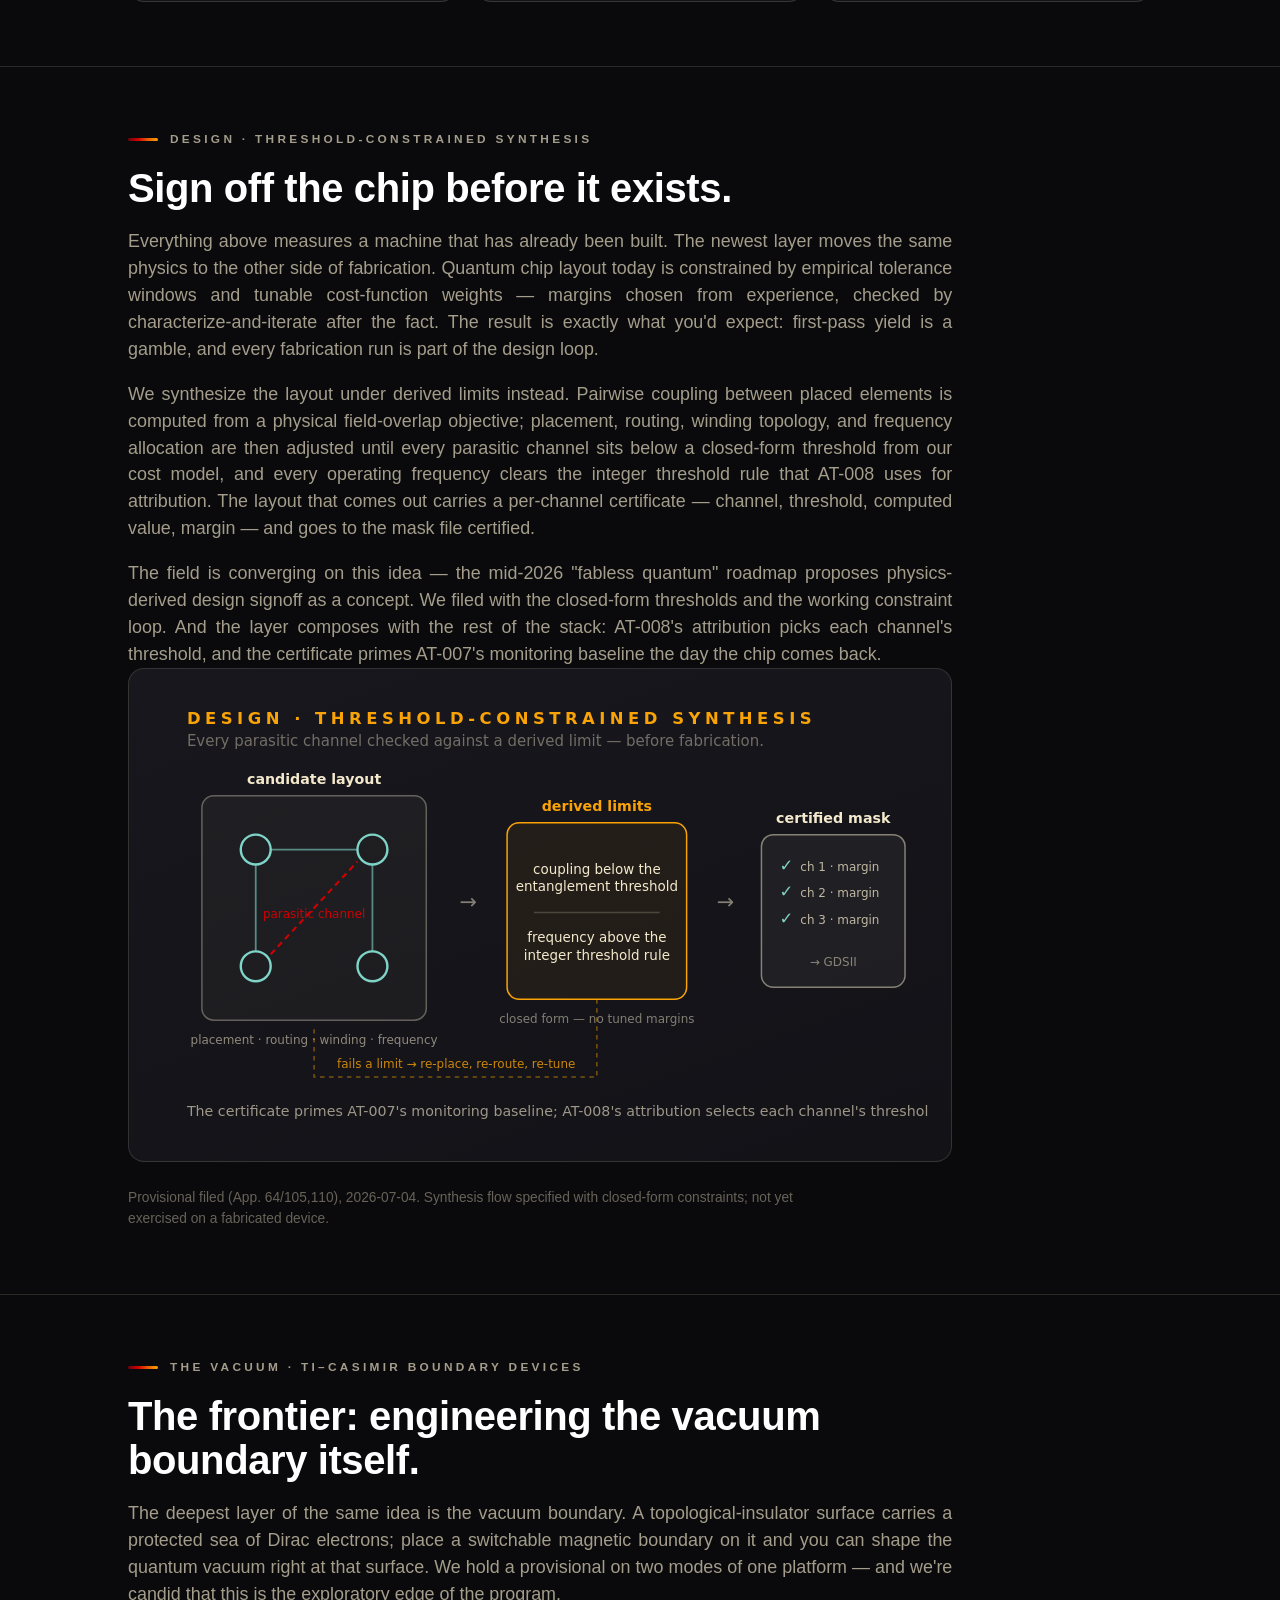
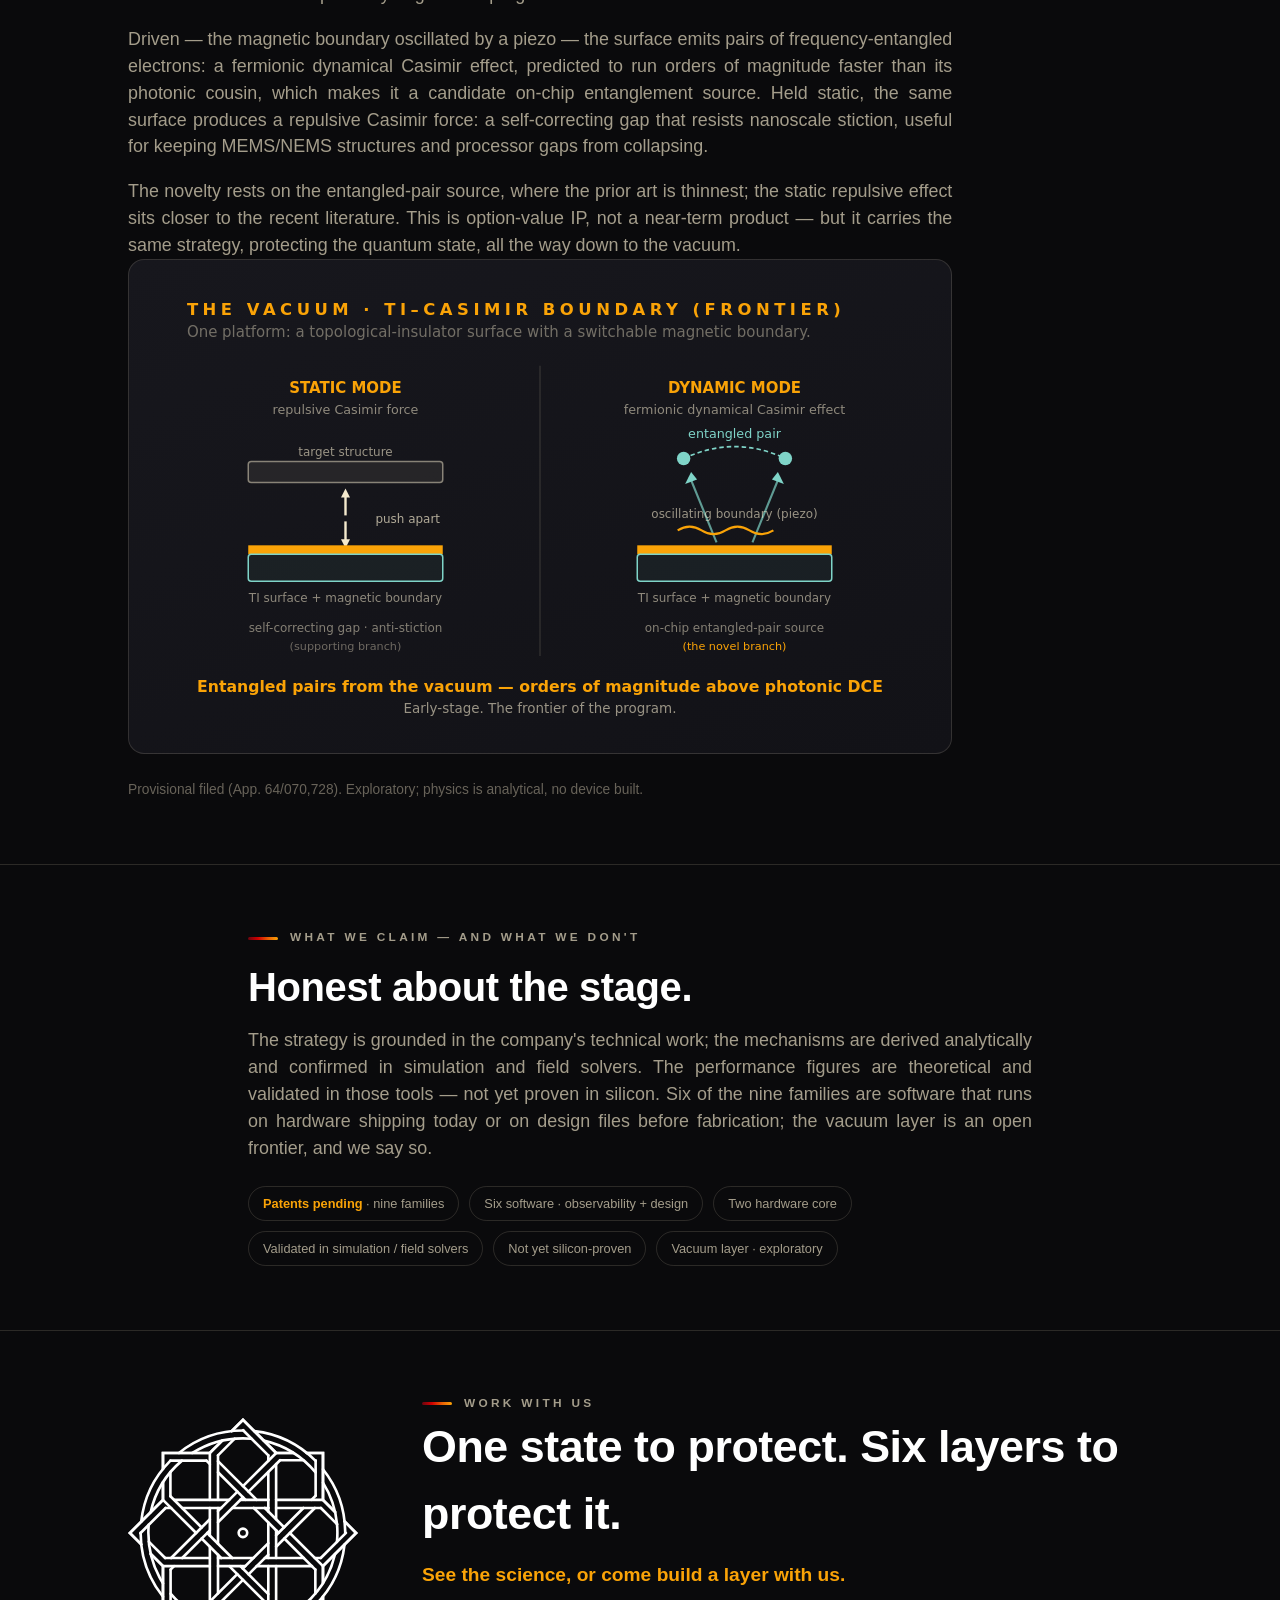
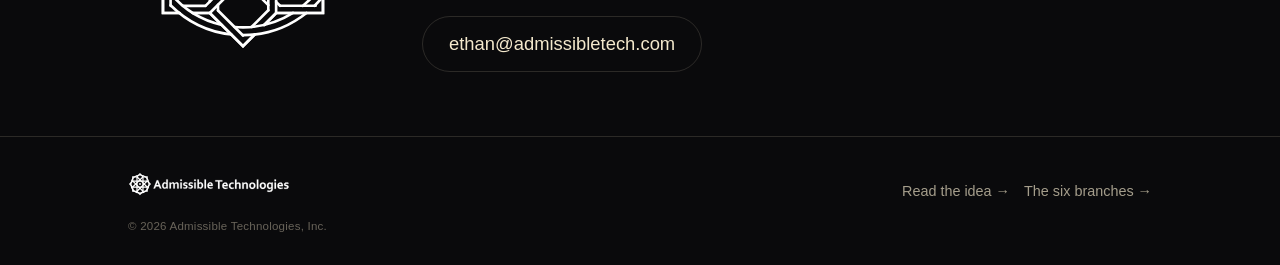
<file: the-stack.html>
<!DOCTYPE html>
<html lang="en">
<head>
<meta charset="utf-8">
<meta name="viewport" content="width=device-width, initial-scale=1">
<!-- Google tag (gtag.js) -->
<script async src="https://www.googletagmanager.com/gtag/js?id=G-64BJ3TZN4G"></script>
<script>
window.dataLayer = window.dataLayer || [];
function gtag(){dataLayer.push(arguments);}
gtag('js', new Date());
gtag('config', 'G-64BJ3TZN4G');
</script>

<title>The Protection Stack — Admissible Technologies</title>
<meta name="description" content="Nine quantum-hardware patent families, one strategy: keep a fragile quantum state intact at every layer where it breaks — the gate, control wiring, error correction, trust, design, and the vacuum boundary.">
<link rel="canonical" href="https://admissibletech.com/the-stack.html">
<link rel="icon" href="favicon.svg" type="image/svg+xml">
<link rel="icon" type="image/png" sizes="32x32" href="favicon-32x32.png">
<link rel="icon" type="image/png" sizes="16x16" href="favicon-16x16.png">
<link rel="apple-touch-icon" sizes="180x180" href="apple-touch-icon.png">
<meta name="theme-color" content="#0a0a0c">
<meta property="og:site_name" content="Admissible Technologies">
<meta property="og:type" content="website">
<meta property="og:url" content="https://admissibletech.com/the-stack.html">
<meta property="og:title" content="The Protection Stack — Admissible Technologies">
<meta property="og:description" content="Nine patent families, one strategy: protect the integrity of a quantum state at every layer where it breaks.">
<meta name="twitter:card" content="summary">
<meta name="twitter:title" content="The Protection Stack — Admissible Technologies">
<meta name="twitter:description" content="Nine patent families, one strategy: protect the quantum state at every layer where it breaks.">
<link rel="stylesheet" href="style.css">
<style>
  .mapwrap{overflow-x:auto;margin-top:34px;}
  table.map{width:100%;border-collapse:collapse;min-width:660px;font-size:0.95rem;}
  table.map th{text-align:left;font-size:0.7rem;letter-spacing:0.14em;text-transform:uppercase;color:var(--amber);font-weight:700;padding:0 16px 12px;border-bottom:1px solid var(--line);}
  table.map td{padding:16px;border-bottom:1px solid var(--line);color:var(--cream-dim);vertical-align:top;}
  table.map td.lyr a{color:var(--amber);font-weight:700;white-space:nowrap;}
  table.map td.lyr a:hover{color:var(--cream);}
  table.map td.lyr span{display:block;font-size:0.72rem;color:var(--cream-faint);font-weight:400;letter-spacing:0.06em;margin-top:3px;}
  table.map td b{color:var(--white);}
  table.map td.stg{font-size:0.84rem;color:var(--cream-faint);}
  .fignote{font-size:0.86rem;color:var(--cream-faint);margin-top:14px;max-width:52em;}
</style>
</head>
<body>

<svg width="0" height="0" style="position:absolute" aria-hidden="true">
  <symbol id="emblem" viewBox="1.8 11.3 64.7 65">
    <polyline class="e" points="11.29 25.54 11.29 20.98 24.66 20.98 28.19 17.45"/><polyline class="e" points="5.08 47.05 1.83 43.8 11.29 34.35 11.29 29.36"/><polyline class="e" points="16.03 66.63 11.29 66.63 11.29 53.26 7.79 49.76"/><polyline class="e" points="37.43 72.76 34.11 76.08 24.66 66.63 19.78 66.63"/><polyline class="e" points="56.93 62.16 56.93 66.63 43.56 66.63 40.15 70.04"/><polyline class="e" points="63.09 40.51 66.39 43.8 56.93 53.26 56.93 58.09"/><polyline class="e" points="52.32 20.98 56.93 20.98 56.93 34.35 60.39 37.8"/><polyline class="e" points="30.88 14.75 34.11 11.53 43.56 20.98 48.51 20.98"/><line class="e" x1="38.03" y1="34.35" x2="26.98" y2="23.3"/><line class="e" x1="56.93" y1="53.26" x2="47.48" y2="43.81"/><line class="e" x1="30.19" y1="53.26" x2="41.33" y2="64.39"/><line class="e" x1="11.29" y1="34.35" x2="20.74" y2="43.8"/><line class="e" x1="34.11" y1="57.18" x2="24.66" y2="66.63"/><line class="e" x1="54.62" y1="36.67" x2="43.56" y2="47.72"/><line class="e" x1="24.66" y1="39.89" x2="13.6" y2="50.94"/><line class="e" x1="43.56" y1="20.98" x2="34.11" y2="30.43"/><line class="e" x1="30.19" y1="34.35" x2="14.45" y2="34.35"/><line class="e" x1="56.93" y1="34.35" x2="43.56" y2="34.35"/><line class="e" x1="24.66" y1="53.26" x2="11.29" y2="53.26"/><line class="e" x1="53.77" y1="53.26" x2="38.03" y2="53.26"/><line class="e" x1="43.56" y1="53.26" x2="43.56" y2="66.63"/><line class="e" x1="43.56" y1="24.14" x2="43.56" y2="39.89"/><line class="e" x1="24.66" y1="47.72" x2="24.66" y2="63.35"/><line class="e" x1="24.66" y1="20.98" x2="24.66" y2="34.35"/><line class="e" x1="54.62" y1="50.94" x2="56.31" y2="50.94"/><line class="e" x1="26.98" y1="50.94" x2="37.07" y2="50.94"/><line class="e" x1="11.89" y1="50.94" x2="24.66" y2="50.94"/><line class="e" x1="43.56" y1="36.67" x2="56.35" y2="36.67"/><line class="e" x1="16.77" y1="36.67" x2="27.88" y2="36.67"/><line class="e" x1="26.98" y1="34.35" x2="26.98" y2="21.66"/><line class="e" x1="26.98" y1="61.03" x2="26.98" y2="50.05"/><path class="e" d="M15.84,21a29.1,29.1,0,0,1,18.24-6.4h.15"/><path class="e" d="M5.07,40.56a29.09,29.09,0,0,1,8.35-17.4"/><path class="e" d="M11.29,62A29,29,0,0,1,4.9,43.77"/><path class="e" d="M30.79,72.77a29.11,29.11,0,0,1-17.34-8.36"/><path class="e" d="M52.22,66.63A29,29,0,0,1,34.08,73"/><path class="e" d="M63.08,47.11a29.12,29.12,0,0,1-8.54,17.47"/><path class="e" d="M56.93,25.61a29,29,0,0,1,6.33,17.6c0,.18,0,.37,0,.56"/><path class="e" d="M37.34,14.76a29.13,29.13,0,0,1,17.49,8.48"/><path class="d" fill="currentColor" stroke="none" d="M32.87,43.77A1.22,1.22,0,1,1,34.08,45,1.21,1.21,0,0,1,32.87,43.77Z"/>
  </symbol>
</svg>

<nav>
  <div class="wrap">
    <a class="brand" href="index.html"><img src="logo.svg" alt="Admissible Technologies" class="navlogo"></a>
    <a class="back" href="index.html">&larr; Home</a>
    <a class="back" href="investors.html">Investors</a>
    <a class="cta" href="#contact">Contact</a>
  </div>
</nav>

<header class="phero">
  <div class="wrap narrow">
    <div class="layerline">Admissible Technologies &middot; IP portfolio</div>
    <h1>The protection stack for quantum information.</h1>
    <div class="tagline">Nine patent families, one strategy &mdash; keep a fragile quantum state intact at every layer where it breaks.</div>
    <p class="intro">A quantum processor fails in five different places: gates drift under control error, neighboring qubits crosstalk, error correction stalls before it scales, results can't be trusted, and the hardware itself degrades at the nanoscale. We hold filed provisional patents across all of them &mdash; nine families. Four, filed July 2026, deepen the trust layer and open a new one: design synthesis, where the failure modes get designed out before fabrication and the layout ships with a certificate. They aren't nine unrelated bets &mdash; each protects the same thing, the integrity of a quantum state, at a different point in the machine, from the design file down to the vacuum boundary. Six are software that runs on any vendor's hardware; two are the hardware core; one is the frontier.</p>
  </div>
</header>

<section class="band">
  <div class="wrap">
    <div class="eyebrow"><span class="bar"></span>At a glance</div>
    <h2 class="sec">Nine families, one strategy.</h2>
    <p class="lede">Each patent protects the integrity of a quantum state at a different point in the machine. All nine are filed provisional applications.</p>
    <div class="mapwrap">
      <table class="map">
        <thead>
          <tr><th>Layer</th><th>What breaks</th><th>Our IP &mdash; what it does</th><th>Stage</th></tr>
        </thead>
        <tbody>
          <tr>
            <td class="lyr"><a href="#gate">Gate</a><span>AT-001</span></td>
            <td>Control pulses miss; the gate angle drifts.</td>
            <td><b>Winding-class holonomic gate</b> &mdash; the gate angle is set by an integer winding number, not pulse shape.</td>
            <td class="stg">Patent pending<br>hardware core</td>
          </tr>
          <tr>
            <td class="lyr"><a href="#control">Control &amp; scaling</a><span>AT-002</span></td>
            <td>Flux bias crosstalks; calibration grows with the chip.</td>
            <td><b>VPT solenoid bias</b> &mdash; confines the field; near-diagonal crosstalk, &ge;300&times; lower.</td>
            <td class="stg">Patent pending<br>hardware core</td>
          </tr>
          <tr>
            <td class="lyr"><a href="#qec">Error correction</a><span>AT-003</span></td>
            <td>Error correction stalls before it scales.</td>
            <td><b>The Saturation Monitor</b> &mdash; forecasts logical failure from the budget map and steers correction.</td>
            <td class="stg">Patent pending<br>near-term software</td>
          </tr>
          <tr>
            <td class="lyr"><a href="#trust">Trust</a><span>AT-005</span></td>
            <td>You can't verify a result or catch drift.</td>
            <td><b>Cost-distortion diagnosis</b> &mdash; a four-way verdict and a "hard for a classical machine" certificate.</td>
            <td class="stg">Patent pending<br>near-term software</td>
          </tr>
          <tr>
            <td class="lyr"><a href="#trust-depth">Trust &middot; depth</a><span>AT-006</span></td>
            <td>Syndrome and diagnostics data never cross-check each other.</td>
            <td><b>Fused telemetry</b> &mdash; correlates the QEC syndrome stream with echo/OTOC records; one health map, one measurement budget.</td>
            <td class="stg">Patent pending<br>near-term software</td>
          </tr>
          <tr>
            <td class="lyr"><a href="#trust-depth">Trust &middot; depth</a><span>AT-007</span></td>
            <td>Crosstalk alarms only fire once channels are already entangled.</td>
            <td><b>Rung certification</b> &mdash; classifies the <i>kind</i> of correlation on a channel; the discord rung is the early warning.</td>
            <td class="stg">Patent pending<br>near-term software</td>
          </tr>
          <tr>
            <td class="lyr"><a href="#trust-depth">Trust &middot; depth</a><span>AT-008</span></td>
            <td>Decoherence attribution is multi-parameter model fitting.</td>
            <td><b>Knee-ratio fingerprinting</b> &mdash; channel identity from integer knee ratios; zero fitted parameters.</td>
            <td class="stg">Patent pending<br>near-term software</td>
          </tr>
          <tr>
            <td class="lyr"><a href="#design">Design</a><span>AT-009</span></td>
            <td>Layouts ship on empirical margins; first-pass yield is a gamble.</td>
            <td><b>Threshold-constrained synthesis</b> &mdash; closed-form limits in the layout loop; every channel ships with a certificate.</td>
            <td class="stg">Patent pending<br>design software</td>
          </tr>
          <tr>
            <td class="lyr"><a href="#vacuum">Vacuum</a><span>AT-004</span></td>
            <td>Nanoscale stiction; no native entanglement source.</td>
            <td><b>TI&ndash;Casimir boundary</b> &mdash; repulsive-force gap control and a fermionic-DCE entangled-pair source.</td>
            <td class="stg">Patent pending<br>frontier</td>
          </tr>
        </tbody>
      </table>
    </div>
  </div>
</section>

<section class="band" id="gate">
  <div class="wrap">
    <div class="eyebrow"><span class="bar"></span>Gate &middot; winding-class holonomic control</div>
    <h2 class="sec">A gate set by an integer, not a waveform.</h2>
    <p class="lede">Every quantum gate in service today is a precisely shaped microwave pulse &mdash; and the precision is the problem. Amplitude that's off by a percent, phase that has drifted since the last calibration: each feeds straight through into gate error, which is why so much of running a quantum processor is recalibrating control electronics that won't hold still.</p>
    <p class="lede">We move the operation out of the pulse and into the circuit. The gate angle is fixed by an integer <i>winding number</i> &mdash; how many times the superconducting phase winds through a physical loop &mdash; carried out as a Wilczek&ndash;Zee holonomy in a zero-energy "dark" subspace. Because the result depends only on that integer, it shrugs off the exact shape and amplitude of the control waveform: a whole class of control error that the pulse-shaped approach has to calibrate away cancels here by construction. An integer is hard to get a little bit wrong.</p>
    <p class="lede">This is a different robustness axis from chasing ever-higher pulse fidelity &mdash; <i>winding-class robust</i>, not topologically fault-tolerant: the winding still has to be enforced by the control electronics, and adiabaticity and fabrication tolerances still matter. And it runs on clean flux bias, which is exactly what the quiet coil delivers &mdash; so the advantage holds as you pack qubits together instead of drowning in crosstalk.</p>
    <div class="graphic">
      <svg class="gfx" viewBox="0 0 520 360" xmlns="http://www.w3.org/2000/svg" font-family="ui-sans-serif,system-ui,Segoe UI,sans-serif" role="img" aria-label="The four-node gate circuit biased by a field-confining coil">
        <text x="24" y="26" fill="#faa307" font-size="11" font-weight="700" letter-spacing="3">THE GATE &#183; WINDING-CLASS CONTROL</text>
        <text x="24" y="41" fill="rgba(244,233,205,0.42)" font-size="10">The four-node gate circuit, biased by a field-confining coil.</text>
        <line x1="298" y1="60" x2="298" y2="330" stroke="rgba(244,233,205,0.12)" stroke-width="1"/>
        <line x1="152" y1="193" x2="74" y2="112" stroke="rgba(244,233,205,0.55)" stroke-width="1.4"/>
        <line x1="152" y1="193" x2="230" y2="112" stroke="rgba(244,233,205,0.55)" stroke-width="1.4"/>
        <line x1="152" y1="193" x2="152" y2="286" stroke="rgba(244,233,205,0.55)" stroke-width="1.4"/>
        <circle cx="50" cy="150" r="17" fill="none" stroke="#faa307" stroke-width="2"/>
        <text x="50" y="153" fill="#faa307" font-size="10" font-weight="700" text-anchor="middle">&#934;&#8321;</text>
        <text x="50" y="180" fill="#faa307" font-size="8.5" text-anchor="middle">&#915;&#8321;</text>
        <circle cx="254" cy="150" r="17" fill="none" stroke="#7fd4c8" stroke-width="2"/>
        <text x="254" y="153" fill="#7fd4c8" font-size="10" font-weight="700" text-anchor="middle">&#934;&#8322;</text>
        <text x="254" y="180" fill="#7fd4c8" font-size="8.5" text-anchor="middle">&#915;&#8322;</text>
        <g stroke="#f4e9cd" stroke-width="1.8">
          <line x1="108" y1="147" x2="118" y2="157"/><line x1="108" y1="157" x2="118" y2="147"/>
          <line x1="186" y1="147" x2="196" y2="157"/><line x1="186" y1="157" x2="196" y2="147"/>
          <line x1="147" y1="242" x2="157" y2="252"/><line x1="147" y1="252" x2="157" y2="242"/>
        </g>
        <text x="92" y="142" fill="rgba(244,233,205,0.6)" font-size="8">J&#8320;&#8337;</text>
        <text x="200" y="142" fill="rgba(244,233,205,0.6)" font-size="8">J&#8321;&#8337;</text>
        <text x="162" y="250" fill="rgba(244,233,205,0.6)" font-size="8">J&#8336;&#8337;</text>
        <rect x="58" y="96" width="32" height="24" rx="4" fill="rgba(244,233,205,0.07)" stroke="rgba(244,233,205,0.5)"/><text x="74" y="112" fill="#fff" font-size="12" font-weight="700" text-anchor="middle">0</text>
        <rect x="214" y="96" width="32" height="24" rx="4" fill="rgba(244,233,205,0.07)" stroke="rgba(244,233,205,0.5)"/><text x="230" y="112" fill="#fff" font-size="12" font-weight="700" text-anchor="middle">1</text>
        <rect x="136" y="274" width="32" height="24" rx="4" fill="rgba(244,233,205,0.07)" stroke="rgba(244,233,205,0.5)"/><text x="152" y="290" fill="#fff" font-size="12" font-weight="700" text-anchor="middle">a</text>
        <rect x="130" y="180" width="44" height="27" rx="5" fill="rgba(250,163,7,0.10)" stroke="#faa307"/><text x="152" y="197" fill="#fff" font-size="12" font-weight="700" text-anchor="middle">e</text>
        <text x="152" y="222" fill="rgba(244,233,205,0.55)" font-size="7.5" text-anchor="middle">dark subspace (E=0) = logical qubit</text>
        <text x="152" y="74" fill="#faa307" font-size="9" font-weight="700" text-anchor="middle">winding number &#957; &#8594; gate angle</text>
        <path d="M271,150 C 300,150 312,168 348,168" fill="none" stroke="rgba(127,212,200,0.5)" stroke-width="1" stroke-dasharray="3 3"/>
        <text x="308" y="142" fill="rgba(244,233,205,0.5)" font-size="7.5" text-anchor="middle">biases the loop</text>
        <text x="410" y="74" fill="#faa307" font-size="9" font-weight="700" text-anchor="middle">THE QUIET COIL (AT-002)</text>
        <circle cx="410" cy="172" r="58" fill="none" stroke="rgba(244,233,205,0.18)" stroke-width="1"/>
        <circle cx="410" cy="172" r="48" fill="none" stroke="rgba(244,233,205,0.30)" stroke-width="1.2"/>
        <circle cx="410" cy="172" r="28" fill="rgba(127,212,200,0.06)" stroke="#7fd4c8" stroke-width="2.2"/>
        <g fill="#faa307"><circle cx="458" cy="172" r="3.4"/><circle cx="410" cy="124" r="3.4"/><circle cx="362" cy="172" r="3.4"/><circle cx="410" cy="220" r="3.4"/></g>
        <text x="410" y="170" fill="#7fd4c8" font-size="9" font-weight="700" text-anchor="middle">&#934;</text>
        <text x="410" y="182" fill="rgba(127,212,200,0.8)" font-size="7.5" text-anchor="middle">field confined</text>
        <text x="410" y="100" fill="#f4e9cd" font-size="8.5" text-anchor="middle">B &#8776; 0 outside</text>
        <circle cx="487" cy="250" r="10" fill="none" stroke="rgba(244,233,205,0.45)" stroke-width="1.2"/><text x="487" y="253" fill="rgba(244,233,205,0.6)" font-size="8" text-anchor="middle">q</text>
        <line x1="448" y1="206" x2="479" y2="243" stroke="rgba(244,233,205,0.25)" stroke-width="1" stroke-dasharray="2 2"/>
        <g stroke="#d00000" stroke-width="1.4"><line x1="460" y1="220" x2="468" y2="228"/><line x1="460" y1="228" x2="468" y2="220"/></g>
        <text x="487" y="274" fill="rgba(244,233,205,0.55)" font-size="7.5" text-anchor="middle">neighbor</text>
        <text x="487" y="284" fill="rgba(244,233,205,0.55)" font-size="7.5" text-anchor="middle">feels nothing</text>
        <text x="410" y="318" fill="rgba(244,233,205,0.6)" font-size="8" text-anchor="middle">k_ctrl 0.683 &#183; M_cross &#8804; 25 aH @ 50 &#181;m</text>
        <text x="24" y="346" fill="rgba(244,233,205,0.62)" font-size="9.5">Gate angle set by an integer winding number, not a shaped pulse &#8212; and the bias field is</text>
        <text x="24" y="357" fill="rgba(244,233,205,0.62)" font-size="9.5">trapped in the coil, so a neighboring qubit feels nothing.</text>
      </svg>
    </div>
    <p class="src">Provisional filed (App. 64/017,790). Analytically derived and simulation-validated; not yet silicon-proven.</p>
  </div>
</section>

<section class="band" id="control">
  <div class="wrap">
    <div class="eyebrow"><span class="bar"></span>Control &amp; scaling &middot; VPT flux bias</div>
    <h2 class="sec">Flux control that doesn't spread.</h2>
    <p class="lede">Flux-tunable superconducting chips don't scale cleanly, and the reason is mundane: every flux-bias line is a little antenna that talks to its neighbors. Add qubits and it compounds &mdash; each new bias line can disturb every qubit already on the chip, so the calibration burden grows faster than the chip itself. You end up tuning the whole chip against itself.</p>
    <p class="lede">Our control wiring confines the field instead of broadcasting it. A coaxial solenoid delivers the flux a qubit needs while a matched return cancels the stray field by geometry &mdash; an exact, first-order cancellation &mdash; so the bias stays local. The crosstalk matrix goes near-diagonal: each qubit feels its own line and almost nothing from anyone else, which turns calibration from a chip-wide fight into N independent jobs you can run in parallel.</p>
    <p class="lede">Against a conventional bias wire that's a &ge;300&times; reduction in crosstalk, validated in field solvers. It's also a manufacturing non-event &mdash; the solenoid is wound in the standard trilayer process with no extra mask steps. To be precise about scope: this confines uniform, laboratory flux noise; it isn't a fix for surface-spin, dielectric, or quasiparticle noise, and it's validated in simulation, not yet silicon.</p>
    <div class="graphic">
      <svg class="gfx" viewBox="0 0 520 292" xmlns="http://www.w3.org/2000/svg" font-family="ui-sans-serif,system-ui,Segoe UI,sans-serif" role="img" aria-label="Qubit-to-qubit crosstalk matrix: conventional bias fills the grid, VPT bias collapses to the diagonal">
        <text x="24" y="22" fill="#faa307" font-size="11" font-weight="700" letter-spacing="3">CONTROL AT SCALE &#183; VPT FLUX BIAS</text>
        <text x="24" y="37" fill="rgba(244,233,205,0.42)" font-size="10">Qubit-to-qubit crosstalk: a conventional bias wire vs. confined bias.</text>
        <rect x="59" y="71" width="111" height="111" fill="none" stroke="rgba(244,233,205,0.12)"/>
        <rect x="329" y="71" width="111" height="111" fill="none" stroke="rgba(244,233,205,0.12)"/>
        <g>
          <rect x="60" y="72" width="21" height="21" rx="2" fill="#7fd4c8" opacity="0.85"/><rect x="82" y="72" width="21" height="21" rx="2" fill="#d00000" opacity="0.5"/><rect x="104" y="72" width="21" height="21" rx="2" fill="#d00000" opacity="0.28"/><rect x="126" y="72" width="21" height="21" rx="2" fill="#d00000" opacity="0.14"/><rect x="148" y="72" width="21" height="21" rx="2" fill="#d00000" opacity="0.07"/>
          <rect x="60" y="94" width="21" height="21" rx="2" fill="#d00000" opacity="0.5"/><rect x="82" y="94" width="21" height="21" rx="2" fill="#7fd4c8" opacity="0.85"/><rect x="104" y="94" width="21" height="21" rx="2" fill="#d00000" opacity="0.5"/><rect x="126" y="94" width="21" height="21" rx="2" fill="#d00000" opacity="0.28"/><rect x="148" y="94" width="21" height="21" rx="2" fill="#d00000" opacity="0.14"/>
          <rect x="60" y="116" width="21" height="21" rx="2" fill="#d00000" opacity="0.28"/><rect x="82" y="116" width="21" height="21" rx="2" fill="#d00000" opacity="0.5"/><rect x="104" y="116" width="21" height="21" rx="2" fill="#7fd4c8" opacity="0.85"/><rect x="126" y="116" width="21" height="21" rx="2" fill="#d00000" opacity="0.5"/><rect x="148" y="116" width="21" height="21" rx="2" fill="#d00000" opacity="0.28"/>
          <rect x="60" y="138" width="21" height="21" rx="2" fill="#d00000" opacity="0.14"/><rect x="82" y="138" width="21" height="21" rx="2" fill="#d00000" opacity="0.28"/><rect x="104" y="138" width="21" height="21" rx="2" fill="#d00000" opacity="0.5"/><rect x="126" y="138" width="21" height="21" rx="2" fill="#7fd4c8" opacity="0.85"/><rect x="148" y="138" width="21" height="21" rx="2" fill="#d00000" opacity="0.5"/>
          <rect x="60" y="160" width="21" height="21" rx="2" fill="#d00000" opacity="0.07"/><rect x="82" y="160" width="21" height="21" rx="2" fill="#d00000" opacity="0.14"/><rect x="104" y="160" width="21" height="21" rx="2" fill="#d00000" opacity="0.28"/><rect x="126" y="160" width="21" height="21" rx="2" fill="#d00000" opacity="0.5"/><rect x="148" y="160" width="21" height="21" rx="2" fill="#7fd4c8" opacity="0.85"/>
        </g>
        <g>
          <rect x="330" y="72" width="21" height="21" rx="2" fill="#7fd4c8" opacity="0.85"/><rect x="352" y="72" width="21" height="21" rx="2" fill="#d00000" opacity="0.10"/>
          <rect x="330" y="94" width="21" height="21" rx="2" fill="#d00000" opacity="0.10"/><rect x="352" y="94" width="21" height="21" rx="2" fill="#7fd4c8" opacity="0.85"/><rect x="374" y="94" width="21" height="21" rx="2" fill="#d00000" opacity="0.10"/>
          <rect x="352" y="116" width="21" height="21" rx="2" fill="#d00000" opacity="0.10"/><rect x="374" y="116" width="21" height="21" rx="2" fill="#7fd4c8" opacity="0.85"/><rect x="396" y="116" width="21" height="21" rx="2" fill="#d00000" opacity="0.10"/>
          <rect x="374" y="138" width="21" height="21" rx="2" fill="#d00000" opacity="0.10"/><rect x="396" y="138" width="21" height="21" rx="2" fill="#7fd4c8" opacity="0.85"/><rect x="418" y="138" width="21" height="21" rx="2" fill="#d00000" opacity="0.10"/>
          <rect x="396" y="160" width="21" height="21" rx="2" fill="#d00000" opacity="0.10"/><rect x="418" y="160" width="21" height="21" rx="2" fill="#7fd4c8" opacity="0.85"/>
        </g>
        <text x="250" y="130" fill="rgba(244,233,205,0.5)" font-size="14" text-anchor="middle">&#8594;</text>
        <text x="114" y="200" fill="#f4e9cd" font-size="10" font-weight="700" text-anchor="middle">Conventional bias</text>
        <text x="114" y="213" fill="rgba(244,233,205,0.55)" font-size="8.5" text-anchor="middle">crosstalk spreads &#183; O(N&#178;) calibration</text>
        <text x="384" y="200" fill="#f4e9cd" font-size="10" font-weight="700" text-anchor="middle">VPT solenoid bias</text>
        <text x="384" y="213" fill="rgba(244,233,205,0.55)" font-size="8.5" text-anchor="middle">near-diagonal &#183; O(1) parallel calibration</text>
        <rect x="120" y="230" width="11" height="11" rx="2" fill="#7fd4c8" opacity="0.85"/><text x="136" y="239" fill="rgba(244,233,205,0.7)" font-size="8.5">a qubit's own control</text>
        <rect x="270" y="230" width="11" height="11" rx="2" fill="#d00000" opacity="0.5"/><text x="286" y="239" fill="rgba(244,233,205,0.7)" font-size="8.5">crosstalk onto neighbors</text>
        <text x="260" y="262" fill="#faa307" font-size="11" font-weight="700" text-anchor="middle">&#8805;300&#215; lower crosstalk than a conventional bias wire</text>
        <text x="260" y="277" fill="rgba(244,233,205,0.62)" font-size="9" text-anchor="middle">field confined (B &#8776; 0 outside), wound in the standard process with no extra masks</text>
      </svg>
    </div>
    <p class="src">Provisional filed (App. 64/022,566), eight related inventions. EM/field-solver validated; not yet silicon-proven.</p>
  </div>
</section>

<section class="band" id="qec">
  <div class="wrap">
    <div class="eyebrow"><span class="bar"></span>Error correction &middot; the Saturation Monitor</div>
    <h2 class="sec">Forecast the wall before you scale into it.</h2>
    <p class="lede">Adding qubits is the industry's answer to almost everything, but it only works if you're truly below the error-correction threshold everywhere on the chip. Real processors aren't uniform &mdash; a few bad couplers or one noisy region pull the effective threshold down, by roughly 25% in our simulations. And what trips a logical qubit isn't the chip's <i>average</i> error rate; it's the weakest path through the code. Hot spots make that path far worse than the average, so a chip can clear the "below threshold" bar on its average while the path that actually decides the outcome is already over the line. Add qubits expecting the exponential payoff, and the logical error rate flattens instead of falling &mdash; qubits spent, no return.</p>
    <p class="lede">The miss is in what gets measured. A logical failure isn't "a lot of errors" &mdash; it's a connected error chain spanning the code, and average error rates and raw defect counts can't see one forming. We model every interface as a finite budget, capacity against load, and watch the saturation map: where the correction burden is concentrating. That signal flags a forming failure earlier than raw defect count does &mdash; in time to steer correction toward the interfaces nearest the line.</p>
    <p class="lede">It's vendor-agnostic control-plane software that runs on the syndrome and decoder data a code already produces, on superconducting, ion-trap, or neutral-atom hardware. It doesn't wait on our own chips to ship.</p>
    <div class="graphic">
      <svg class="gfx" viewBox="0 0 470 330" xmlns="http://www.w3.org/2000/svg" font-family="ui-sans-serif,system-ui,Segoe UI,sans-serif" role="img" aria-label="Logical error rate vs code distance: the clean curve keeps falling while a real chip plateaus into a wall">
        <text x="70" y="26" fill="#faa307" font-size="11" font-weight="700" letter-spacing="3">FORECAST THE WALL</text>
        <text x="70" y="41" fill="rgba(244,233,205,0.42)" font-size="10">More qubits only pay off below threshold &#8212; and real chips aren't uniform.</text>
        <line x1="70" y1="55" x2="70" y2="255" stroke="rgba(244,233,205,0.40)" stroke-width="1.2"/>
        <line x1="70" y1="255" x2="440" y2="255" stroke="rgba(244,233,205,0.40)" stroke-width="1.2"/>
        <text x="64" y="62" fill="rgba(244,233,205,0.55)" font-size="9" text-anchor="end">worse</text>
        <text x="64" y="252" fill="rgba(244,233,205,0.55)" font-size="9" text-anchor="end">better</text>
        <text transform="translate(28,205) rotate(-90)" fill="#f4e9cd" font-size="10" text-anchor="middle">logical error rate</text>
        <text x="255" y="282" fill="#f4e9cd" font-size="10" text-anchor="middle">add more qubits  &#8594;</text>
        <line x1="205" y1="62" x2="205" y2="255" stroke="#faa307" stroke-width="1" stroke-dasharray="3 3" opacity="0.6"/>
        <text x="205" y="55" fill="#faa307" font-size="9" text-anchor="middle">wall hits ~25% sooner than the average says</text>
        <path d="M205,158 C 270,164 360,168 420,170 L 420,233 C 360,222 270,196 205,158 Z" fill="rgba(250,163,7,0.10)"/>
        <path d="M95,82 C 150,120 178,148 205,158 C 280,196 360,222 420,233" fill="none" stroke="#7fd4c8" stroke-width="2.4"/>
        <path d="M95,82 C 150,120 180,150 205,158 C 270,176 340,168 420,170" fill="none" stroke="#d00000" stroke-width="2.4"/>
        <circle cx="95" cy="82" r="3" fill="#f4e9cd"/>
        <text x="232" y="247" fill="#7fd4c8" font-size="10">below threshold &#8212; exponential payoff</text>
        <text x="246" y="146" fill="#e85d04" font-size="10">real chip &#8212; heterogeneous capacity</text>
        <circle cx="235" cy="166" r="8" fill="none" stroke="#faa307" stroke-width="1.6"/>
        <circle cx="235" cy="166" r="3" fill="#faa307"/>
        <line x1="235" y1="166" x2="250" y2="118" stroke="rgba(250,163,7,0.5)" stroke-width="1"/>
        <text x="254" y="112" fill="#faa307" font-size="9.5" font-weight="700">Saturation Monitor flags it here</text>
        <text x="254" y="124" fill="rgba(244,233,205,0.6)" font-size="8.5">&#8212; before the array fails</text>
        <text x="70" y="312" fill="rgba(244,233,205,0.62)" font-size="9.5">Vendor-agnostic control-plane software &#8212; runs on the syndrome data any code</text>
        <text x="70" y="323" fill="rgba(244,233,205,0.62)" font-size="9.5">already produces, and steers correction toward the interfaces nearest the line.</text>
      </svg>
    </div>
    <p class="src">Provisional filed (App. 64/070,628). Results are simulation-validated, not yet silicon-proven.</p>
  </div>
</section>

<section class="band" id="trust">
  <div class="wrap">
    <div class="eyebrow"><span class="bar"></span>Trust &middot; characterization, monitoring &amp; certification</div>
    <h2 class="sec">A verdict you can hand a customer.</h2>
    <p class="lede">The whole point of a quantum computer is that a classical one can't keep up &mdash; which makes it challenging to audit its work. Every answer it returns carries two unanswered questions: is the hardware still behaving the way it should, and did it actually do something a classical machine couldn't? Today both collapse into a single fidelity score &mdash; a headline number that says "good enough" but hides the breakdown: where the errors actually are, whether the device has drifted or hit a limit, and whether the result was beyond classical at all.</p>
    <p class="lede">We replace the one number with a diagnosis. For every classical explanation of what the device did, we weigh the two prices the diagram plots &mdash; <b>cost</b>, the classical resource it must spend (including the hidden bookkeeping a classical model has to invent), and <b>distortion</b>, the error that explanation has to accept. Where the cheapest classical explanation lands against the budget sorts the device into a four-way verdict: healthy and in spec, near a limit, drifting, or genuinely quantum. That last verdict has a hard backstop &mdash; once a device violates a Bell test, no classical model can match it, and the result can't be argued down.</p>
    <p class="lede">The output of this assessment is the product: a four-way health read with a live drift monitor, and a signed certificate that a workload was hard for a classical machine. It's vendor-agnostic and runs on the data the hardware already emits.</p>
    <div class="graphic">
      <svg class="gfx" viewBox="0 0 470 360" xmlns="http://www.w3.org/2000/svg" font-family="ui-sans-serif,system-ui,Segoe UI,sans-serif" role="img" aria-label="The trust diagnosis plane: cost versus distortion, sorting a device into a four-way verdict and a certificate">
        <text x="70" y="26" fill="#faa307" font-size="11" font-weight="700" letter-spacing="3">THE TRUST DIAGNOSIS</text>
        <text x="70" y="41" fill="rgba(244,233,205,0.42)" font-size="10">The two prices of explaining a device with a classical computer.</text>
        <line x1="70" y1="55" x2="70" y2="255" stroke="rgba(244,233,205,0.40)" stroke-width="1.2"/>
        <line x1="70" y1="255" x2="445" y2="255" stroke="rgba(244,233,205,0.40)" stroke-width="1.2"/>
        <text transform="translate(24,158) rotate(-90)" fill="#f4e9cd" font-size="9.5" text-anchor="middle">cost &#8212; classical resource it must spend  &#8593;</text>
        <text transform="translate(37,158) rotate(-90)" fill="rgba(244,233,205,0.5)" font-size="8" text-anchor="middle">(incl. hidden bookkeeping)</text>
        <text x="255" y="284" fill="#f4e9cd" font-size="9.5" text-anchor="middle">distortion &#8212; error a classical explanation must accept  &#8594;</text>
        <rect x="70" y="140" width="160" height="115" fill="rgba(250,163,7,0.07)"/>
        <line x1="70" y1="140" x2="445" y2="140" stroke="#faa307" stroke-width="1" stroke-dasharray="4 3" opacity="0.5"/>
        <line x1="230" y1="140" x2="230" y2="255" stroke="#faa307" stroke-width="1" stroke-dasharray="4 3" opacity="0.65"/>
        <text x="440" y="136" fill="rgba(250,163,7,0.85)" font-size="8.5" text-anchor="end">capacity ceiling</text>
        <text x="230" y="268" fill="rgba(250,163,7,0.85)" font-size="8.5" text-anchor="middle">tolerance</text>
        <text x="78" y="250" fill="rgba(250,163,7,0.85)" font-size="9" font-weight="700">trustworthy budget</text>
        <line x1="300" y1="62" x2="300" y2="255" stroke="#e85d04" stroke-width="1" stroke-dasharray="2 3" opacity="0.75"/>
        <text x="303" y="72" fill="#e85d04" font-size="8.5">proven-quantum line</text>
        <circle cx="130" cy="220" r="9" fill="#7fd4c8"/><text x="130" y="220" fill="#0a0a0c" font-size="10" font-weight="700" text-anchor="middle" dominant-baseline="central">1</text>
        <text x="143" y="223" fill="#7fd4c8" font-size="10" font-weight="600">Healthy / in spec</text>
        <circle cx="150" cy="108" r="9" fill="#faa307"/><text x="150" y="108" fill="#0a0a0c" font-size="10" font-weight="700" text-anchor="middle" dominant-baseline="central">2</text>
        <text x="163" y="111" fill="#faa307" font-size="10" font-weight="600">Near a limit</text>
        <circle cx="248" cy="182" r="9" fill="#e85d04"/><text x="248" y="182" fill="#0a0a0c" font-size="10" font-weight="700" text-anchor="middle" dominant-baseline="central">4</text>
        <text x="261" y="185" fill="#e85d04" font-size="10" font-weight="600">Drifting</text>
        <circle cx="365" cy="118" r="11" fill="none" stroke="#f4e9cd" stroke-width="1.4"/>
        <circle cx="365" cy="118" r="9" fill="#f4e9cd"/><text x="365" y="118" fill="#0a0a0c" font-size="10" font-weight="700" text-anchor="middle" dominant-baseline="central">3</text>
        <text x="365" y="102" fill="#f4e9cd" font-size="10" font-weight="700" text-anchor="middle">Genuinely quantum</text>
        <line x1="365" y1="129" x2="372" y2="200" stroke="rgba(244,233,205,0.35)" stroke-width="1" stroke-dasharray="2 2"/>
        <rect x="300" y="200" width="152" height="48" rx="8" fill="rgba(244,233,205,0.05)" stroke="rgba(244,233,205,0.5)" stroke-width="1"/>
        <text x="312" y="217" fill="#7fd4c8" font-size="14" font-weight="700">&#10003;</text>
        <text x="330" y="216" fill="#faa307" font-size="9" font-weight="700" letter-spacing="1">CERTIFIED</text>
        <text x="312" y="231" fill="#f4e9cd" font-size="9">hard for a classical machine</text>
        <path d="M312,240 q7,-5 14,0 t14,0" fill="none" stroke="rgba(244,233,205,0.4)" stroke-width="1"/>
        <text x="360" y="243" fill="rgba(244,233,205,0.4)" font-size="7">signed</text>
        <text x="70" y="338" fill="rgba(244,233,205,0.62)" font-size="9.5">Vendor-agnostic &#183; uses the data the hardware already emits &#183; live drift monitoring.</text>
      </svg>
    </div>
    <p class="src">Provisional filed (App. 64/070,738).</p>
  </div>
</section>

<section class="band" id="trust-depth">
  <div class="wrap">
    <div class="eyebrow"><span class="bar"></span>Trust &middot; three families deeper</div>
    <h2 class="sec">The trust layer, four families deep.</h2>
    <p class="lede">The verdict above is only as good as the diagnostics underneath it &mdash; so in July 2026 we filed the diagnostics too. Three families take the trust layer from a report format to a protected measurement methodology: what the streams say when you read them together, what kind of correlation a channel is carrying, and which physical mechanism is eating the budget.</p>
    <div class="cards">
      <article class="pcard">
        <div class="layer">Fused telemetry <span class="at">AT-006</span></div>
        <h3>Two streams, one truth.</h3>
        <div class="tag">Syndrome &times; echo diagnostics</div>
        <p>A device's error-correction syndrome stream and its echo/OTOC experiment records each tell half the story. We correlate them: a suspected bottleneck is confirmed or demoted by whether the other stream independently sees it, echo baselines taken during a drift episode are quarantined, and one scheduler splits the measurement budget between correction and diagnostics.</p>
        <p class="status">Provisional filed 2026-07-04 (App. 64/105,107).</p>
      </article>
      <article class="pcard">
        <div class="layer">Rung certification <span class="at">AT-007</span></div>
        <h3>Certify the kind of correlation.</h3>
        <div class="tag">The discord rung is the early warning</div>
        <p>Correlations come in kinds, and the kinds form a strict ladder &mdash; product, classical, discord, entangled, steerable. Existing monitors fire one alarm at the entanglement boundary. We track each parasitic channel's rung over time and respond to each boundary crossing differently &mdash; a channel climbing toward entangling crosstalk gets flagged while it is still separable. The certification product: every spectator channel at or below a contracted rung.</p>
        <p class="status">Provisional filed 2026-07-04 (App. 64/105,101).</p>
      </article>
      <article class="pcard">
        <div class="layer">Channel fingerprinting <span class="at">AT-008</span></div>
        <h3>Attribution with zero fitted parameters.</h3>
        <div class="tag">Integer knee ratios, nothing tuned</div>
        <p>Decoherence budgets are attributed today by fitting multi-parameter noise models. We match the temperature knees of a device's loss, noise, and coherence channels to a ladder of small integers &mdash; only Planck's and Boltzmann's constants enter &mdash; and the ratios identify which physical channel dominates. Then the answer sets the operating point, or screens the wafer.</p>
        <p class="status">Provisional filed 2026-07-04 (App. 64/105,099).</p>
      </article>
    </div>
  </div>
</section>

<section class="band" id="design">
  <div class="wrap">
    <div class="eyebrow"><span class="bar"></span>Design &middot; threshold-constrained synthesis</div>
    <h2 class="sec">Sign off the chip before it exists.</h2>
    <p class="lede">Everything above measures a machine that has already been built. The newest layer moves the same physics to the other side of fabrication. Quantum chip layout today is constrained by empirical tolerance windows and tunable cost-function weights &mdash; margins chosen from experience, checked by characterize-and-iterate after the fact. The result is exactly what you'd expect: first-pass yield is a gamble, and every fabrication run is part of the design loop.</p>
    <p class="lede">We synthesize the layout under derived limits instead. Pairwise coupling between placed elements is computed from a physical field-overlap objective; placement, routing, winding topology, and frequency allocation are then adjusted until every parasitic channel sits below a closed-form threshold from our cost model, and every operating frequency clears the integer threshold rule that AT-008 uses for attribution. The layout that comes out carries a per-channel certificate &mdash; channel, threshold, computed value, margin &mdash; and goes to the mask file certified.</p>
    <p class="lede">The field is converging on this idea &mdash; the mid-2026 "fabless quantum" roadmap proposes physics-derived design signoff as a concept. We filed with the closed-form thresholds and the working constraint loop. And the layer composes with the rest of the stack: AT-008's attribution picks each channel's threshold, and the certificate primes AT-007's monitoring baseline the day the chip comes back.</p>
    <div class="graphic">
      <svg class="gfx" viewBox="0 0 520 300" xmlns="http://www.w3.org/2000/svg" font-family="ui-sans-serif,system-ui,Segoe UI,sans-serif" role="img" aria-label="Layout synthesis loop: candidate layout checked against derived thresholds, emitting a certified mask file">
        <text x="24" y="22" fill="#faa307" font-size="11" font-weight="700" letter-spacing="3">DESIGN &#183; THRESHOLD-CONSTRAINED SYNTHESIS</text>
        <text x="24" y="37" fill="rgba(244,233,205,0.42)" font-size="10">Every parasitic channel checked against a derived limit &#8212; before fabrication.</text>
        <rect x="34" y="70" width="150" height="150" rx="8" fill="rgba(244,233,205,0.04)" stroke="rgba(244,233,205,0.35)"/>
        <text x="109" y="62" fill="#f4e9cd" font-size="9.5" font-weight="700" text-anchor="middle">candidate layout</text>
        <g fill="none" stroke="#7fd4c8" stroke-width="1.6">
          <circle cx="70" cy="106" r="10"/><circle cx="148" cy="106" r="10"/><circle cx="70" cy="184" r="10"/><circle cx="148" cy="184" r="10"/>
        </g>
        <line x1="80" y1="106" x2="138" y2="106" stroke="rgba(127,212,200,0.6)" stroke-width="1.2"/>
        <line x1="70" y1="116" x2="70" y2="174" stroke="rgba(127,212,200,0.6)" stroke-width="1.2"/>
        <line x1="148" y1="116" x2="148" y2="174" stroke="rgba(127,212,200,0.6)" stroke-width="1.2"/>
        <line x1="80" y1="176" x2="138" y2="114" stroke="#d00000" stroke-width="1.4" stroke-dasharray="4 3"/>
        <text x="109" y="152" fill="#d00000" font-size="8" text-anchor="middle">parasitic channel</text>
        <text x="109" y="236" fill="rgba(244,233,205,0.55)" font-size="8" text-anchor="middle">placement &#183; routing &#183; winding &#183; frequency</text>
        <text x="212" y="146" fill="rgba(244,233,205,0.5)" font-size="14" text-anchor="middle">&#8594;</text>
        <rect x="238" y="88" width="120" height="118" rx="8" fill="rgba(250,163,7,0.06)" stroke="#faa307"/>
        <text x="298" y="80" fill="#faa307" font-size="9.5" font-weight="700" text-anchor="middle">derived limits</text>
        <text x="298" y="122" fill="#f4e9cd" font-size="9" text-anchor="middle">coupling below the</text>
        <text x="298" y="134" fill="#f4e9cd" font-size="9" text-anchor="middle">entanglement threshold</text>
        <line x1="256" y1="148" x2="340" y2="148" stroke="rgba(244,233,205,0.2)"/>
        <text x="298" y="168" fill="#f4e9cd" font-size="9" text-anchor="middle">frequency above the</text>
        <text x="298" y="180" fill="#f4e9cd" font-size="9" text-anchor="middle">integer threshold rule</text>
        <text x="298" y="222" fill="rgba(244,233,205,0.5)" font-size="8" text-anchor="middle">closed form &#8212; no tuned margins</text>
        <text x="384" y="146" fill="rgba(244,233,205,0.5)" font-size="14" text-anchor="middle">&#8594;</text>
        <rect x="408" y="96" width="96" height="102" rx="8" fill="rgba(244,233,205,0.05)" stroke="rgba(244,233,205,0.5)"/>
        <text x="456" y="88" fill="#f4e9cd" font-size="9.5" font-weight="700" text-anchor="middle">certified mask</text>
        <text x="420" y="120" fill="#7fd4c8" font-size="11" font-weight="700">&#10003;</text>
        <text x="434" y="120" fill="rgba(244,233,205,0.75)" font-size="8">ch 1 &#183; margin</text>
        <text x="420" y="138" fill="#7fd4c8" font-size="11" font-weight="700">&#10003;</text>
        <text x="434" y="138" fill="rgba(244,233,205,0.75)" font-size="8">ch 2 &#183; margin</text>
        <text x="420" y="156" fill="#7fd4c8" font-size="11" font-weight="700">&#10003;</text>
        <text x="434" y="156" fill="rgba(244,233,205,0.75)" font-size="8">ch 3 &#183; margin</text>
        <text x="456" y="184" fill="rgba(244,233,205,0.5)" font-size="8" text-anchor="middle">&#8594; GDSII</text>
        <path d="M298,206 L298,258 L109,258 L109,224" fill="none" stroke="rgba(250,163,7,0.45)" stroke-width="1" stroke-dasharray="3 3"/>
        <text x="204" y="252" fill="rgba(250,163,7,0.8)" font-size="8" text-anchor="middle">fails a limit &#8594; re-place, re-route, re-tune</text>
        <text x="24" y="284" fill="rgba(244,233,205,0.62)" font-size="9.5">The certificate primes AT-007's monitoring baseline; AT-008's attribution selects each channel's threshold.</text>
      </svg>
    </div>
    <p class="src">Provisional filed (App. 64/105,110), 2026-07-04. Synthesis flow specified with closed-form constraints; not yet exercised on a fabricated device.</p>
  </div>
</section>

<section class="band" id="vacuum">
  <div class="wrap">
    <div class="eyebrow"><span class="bar"></span>The vacuum &middot; TI&ndash;Casimir boundary devices</div>
    <h2 class="sec">The frontier: engineering the vacuum boundary itself.</h2>
    <p class="lede">The deepest layer of the same idea is the vacuum boundary. A topological-insulator surface carries a protected sea of Dirac electrons; place a switchable magnetic boundary on it and you can shape the quantum vacuum right at that surface. We hold a provisional on two modes of one platform &mdash; and we're candid that this is the exploratory edge of the program.</p>
    <p class="lede">Driven &mdash; the magnetic boundary oscillated by a piezo &mdash; the surface emits pairs of frequency-entangled electrons: a fermionic dynamical Casimir effect, predicted to run orders of magnitude faster than its photonic cousin, which makes it a candidate on-chip entanglement source. Held static, the same surface produces a repulsive Casimir force: a self-correcting gap that resists nanoscale stiction, useful for keeping MEMS/NEMS structures and processor gaps from collapsing.</p>
    <p class="lede">The novelty rests on the entangled-pair source, where the prior art is thinnest; the static repulsive effect sits closer to the recent literature. This is option-value IP, not a near-term product &mdash; but it carries the same strategy, protecting the quantum state, all the way down to the vacuum.</p>
    <div class="graphic">
      <svg class="gfx" viewBox="0 0 520 300" xmlns="http://www.w3.org/2000/svg" font-family="ui-sans-serif,system-ui,Segoe UI,sans-serif" role="img" aria-label="One TI-surface platform run in two modes: static repulsive force, and a dynamic entangled-pair source">
        <text x="24" y="22" fill="#faa307" font-size="11" font-weight="700" letter-spacing="3">THE VACUUM &#183; TI&#8211;CASIMIR BOUNDARY (FRONTIER)</text>
        <text x="24" y="37" fill="rgba(244,233,205,0.42)" font-size="10">One platform: a topological-insulator surface with a switchable magnetic boundary.</text>
        <line x1="260" y1="56" x2="260" y2="250" stroke="rgba(244,233,205,0.12)" stroke-width="1"/>
        <text x="130" y="74" fill="#faa307" font-size="10" font-weight="700" text-anchor="middle">STATIC MODE</text>
        <text x="130" y="88" fill="rgba(244,233,205,0.55)" font-size="8.5" text-anchor="middle">repulsive Casimir force</text>
        <text x="130" y="116" fill="rgba(244,233,205,0.6)" font-size="8" text-anchor="middle">target structure</text>
        <rect x="65" y="120" width="130" height="14" rx="2" fill="rgba(244,233,205,0.07)" stroke="rgba(244,233,205,0.5)"/>
        <g stroke="#f4e9cd" stroke-width="1.6">
          <line x1="130" y1="156" x2="130" y2="143"/><line x1="130" y1="160" x2="130" y2="173"/>
        </g>
        <polygon points="127,144 133,144 130,138" fill="#f4e9cd"/>
        <polygon points="127,172 133,172 130,178" fill="#f4e9cd"/>
        <text x="150" y="161" fill="rgba(244,233,205,0.7)" font-size="8">push apart</text>
        <rect x="65" y="176" width="130" height="6" fill="#faa307"/>
        <rect x="65" y="182" width="130" height="18" rx="2" fill="rgba(127,212,200,0.06)" stroke="#7fd4c8"/>
        <text x="130" y="214" fill="rgba(244,233,205,0.55)" font-size="8" text-anchor="middle">TI surface + magnetic boundary</text>
        <text x="130" y="234" fill="rgba(244,233,205,0.5)" font-size="8" text-anchor="middle">self-correcting gap &#183; anti-stiction</text>
        <text x="130" y="246" fill="rgba(244,233,205,0.4)" font-size="7.5" text-anchor="middle">(supporting branch)</text>
        <text x="390" y="74" fill="#faa307" font-size="10" font-weight="700" text-anchor="middle">DYNAMIC MODE</text>
        <text x="390" y="88" fill="rgba(244,233,205,0.55)" font-size="8.5" text-anchor="middle">fermionic dynamical Casimir effect</text>
        <circle cx="356" cy="118" r="4.5" fill="#7fd4c8"/><circle cx="424" cy="118" r="4.5" fill="#7fd4c8"/>
        <path d="M356,118 Q390,102 424,118" fill="none" stroke="#7fd4c8" stroke-width="1.1" stroke-dasharray="3 2"/>
        <text x="390" y="104" fill="#7fd4c8" font-size="8.5" text-anchor="middle">entangled pair</text>
        <g stroke="rgba(127,212,200,0.7)" stroke-width="1.4">
          <line x1="378" y1="174" x2="360" y2="130"/><line x1="402" y1="174" x2="420" y2="130"/>
        </g>
        <polygon points="357,135 365,132 361,127" fill="#7fd4c8"/>
        <polygon points="423,135 415,132 419,127" fill="#7fd4c8"/>
        <path d="M352,166 q8,-5 16,0 t16,0 t16,0 t16,0" fill="none" stroke="#faa307" stroke-width="1.4"/>
        <text x="390" y="158" fill="rgba(244,233,205,0.6)" font-size="8" text-anchor="middle">oscillating boundary (piezo)</text>
        <rect x="325" y="176" width="130" height="6" fill="#faa307"/>
        <rect x="325" y="182" width="130" height="18" rx="2" fill="rgba(127,212,200,0.06)" stroke="#7fd4c8"/>
        <text x="390" y="214" fill="rgba(244,233,205,0.55)" font-size="8" text-anchor="middle">TI surface + magnetic boundary</text>
        <text x="390" y="234" fill="rgba(244,233,205,0.5)" font-size="8" text-anchor="middle">on-chip entangled-pair source</text>
        <text x="390" y="246" fill="#faa307" font-size="7.5" text-anchor="middle">(the novel branch)</text>
        <text x="260" y="274" fill="#faa307" font-size="10.5" font-weight="700" text-anchor="middle">Entangled pairs from the vacuum &#8212; orders of magnitude above photonic DCE</text>
        <text x="260" y="288" fill="rgba(244,233,205,0.6)" font-size="9" text-anchor="middle">Early-stage. The frontier of the program.</text>
      </svg>
    </div>
    <p class="src">Provisional filed (App. 64/070,728). Exploratory; physics is analytical, no device built.</p>
  </div>
</section>

<section class="band">
  <div class="wrap narrow">
    <div class="eyebrow"><span class="bar"></span>What we claim &mdash; and what we don't</div>
    <h2 class="sec">Honest about the stage.</h2>
    <p class="lede">The strategy is grounded in the company's technical work; the mechanisms are derived analytically and confirmed in simulation and field solvers. The performance figures are theoretical and validated in those tools &mdash; not yet proven in silicon. Six of the nine families are software that runs on hardware shipping today or on design files before fabrication; the vacuum layer is an open frontier, and we say so.</p>
    <div class="statusbar">
      <span class="chip"><b>Patents pending</b> &middot; nine families</span>
      <span class="chip">Six software &middot; observability + design</span>
      <span class="chip">Two hardware core</span>
      <span class="chip">Validated in simulation / field solvers</span>
      <span class="chip">Not yet silicon-proven</span>
      <span class="chip">Vacuum layer &middot; exploratory</span>
    </div>
  </div>
</section>

<section class="band contact lockup" id="contact">
  <div class="wrap">
    <img src="emblem.svg" alt="" class="signmark">
    <div class="copy">
      <div class="eyebrow"><span class="bar"></span>Work with us</div>
      <h2>One state to protect. Six layers to protect it.</h2>
      <div class="turn">See the science, or come build a layer with us.</div>
      <a class="mail" href="mailto:ethan@admissibletech.com">ethan@admissibletech.com</a>
    </div>
  </div>
</section>

<footer>
  <div class="wrap">
    <a class="brand" href="index.html"><img src="logo.svg" alt="Admissible Technologies" class="footlogo"></a>
    <div class="crossnav">
      <a href="the-idea.html">Read the idea &rarr;</a>
      <a href="index.html#portfolio">The six branches &rarr;</a>
    </div>
  </div>
  <div class="wrap"><p class="legal">&copy; 2026 Admissible Technologies, Inc.</p></div>
</footer>

</body>
</html>
</file>
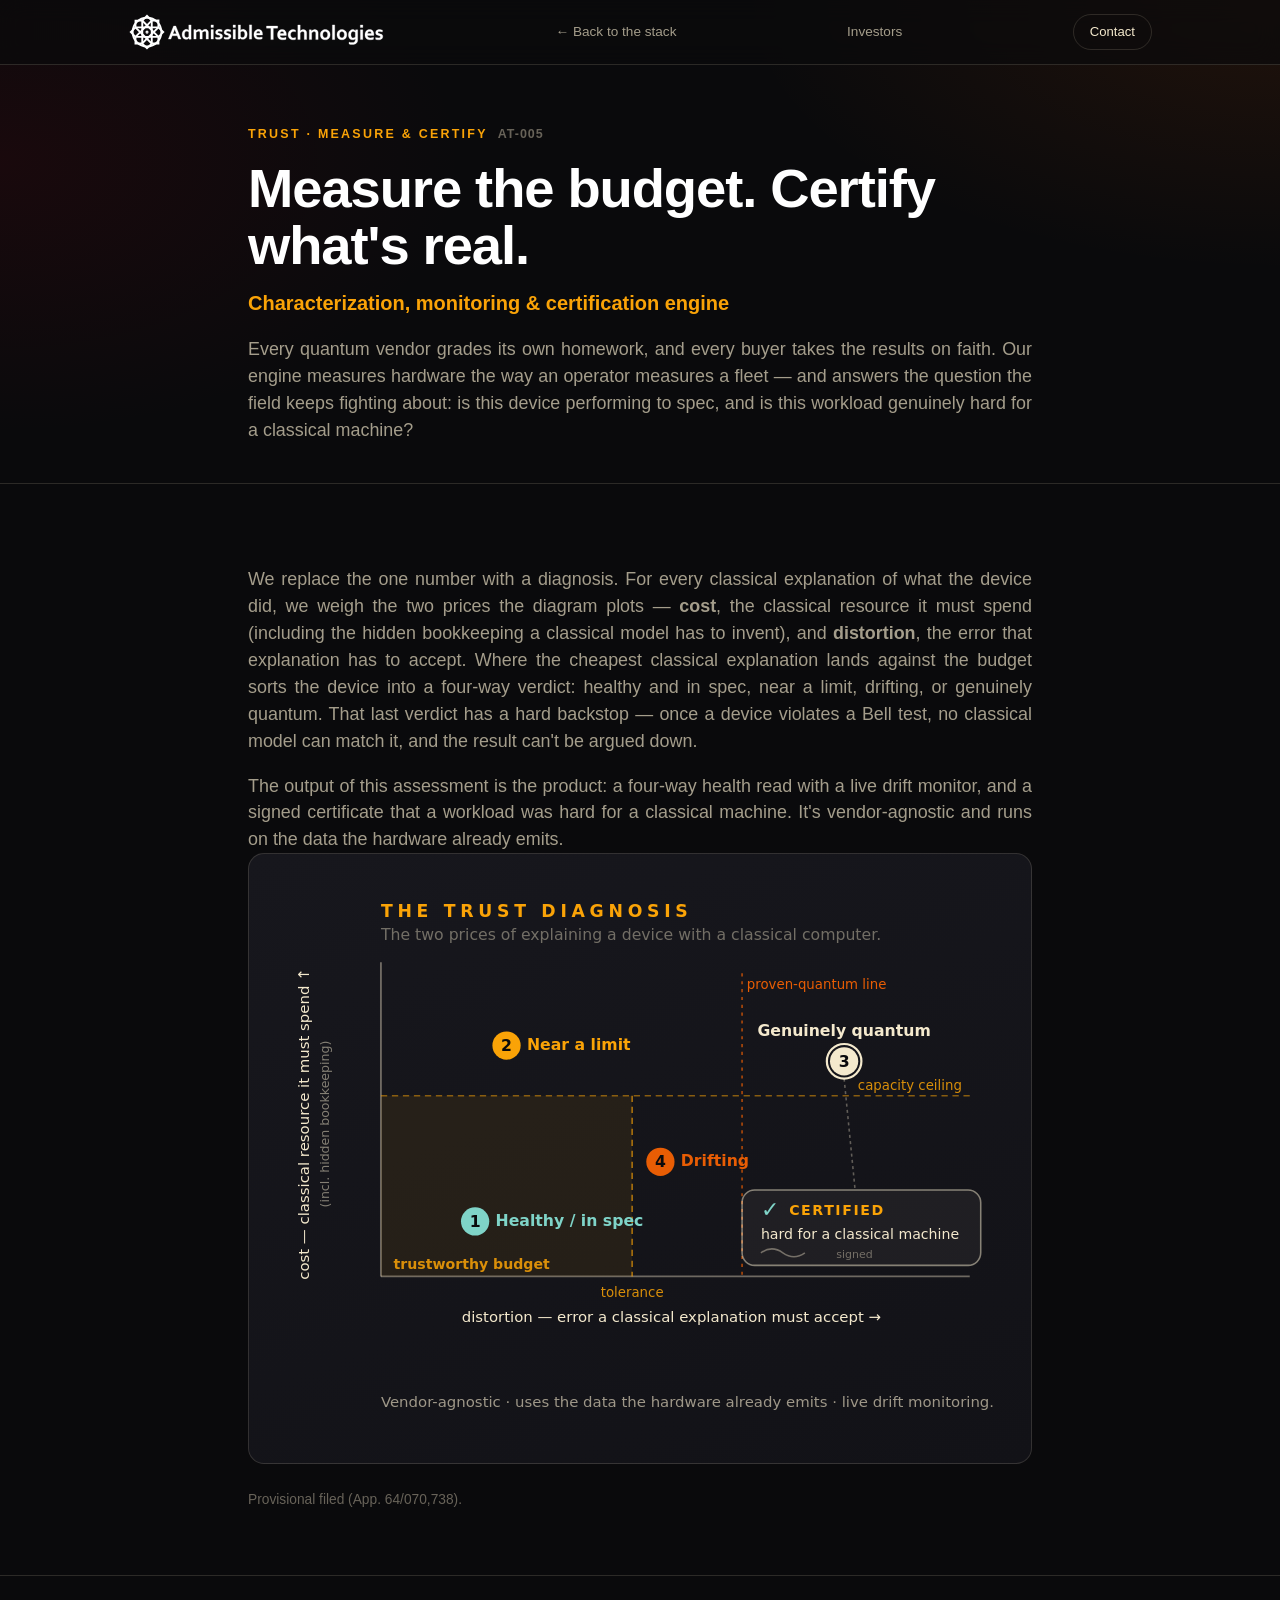
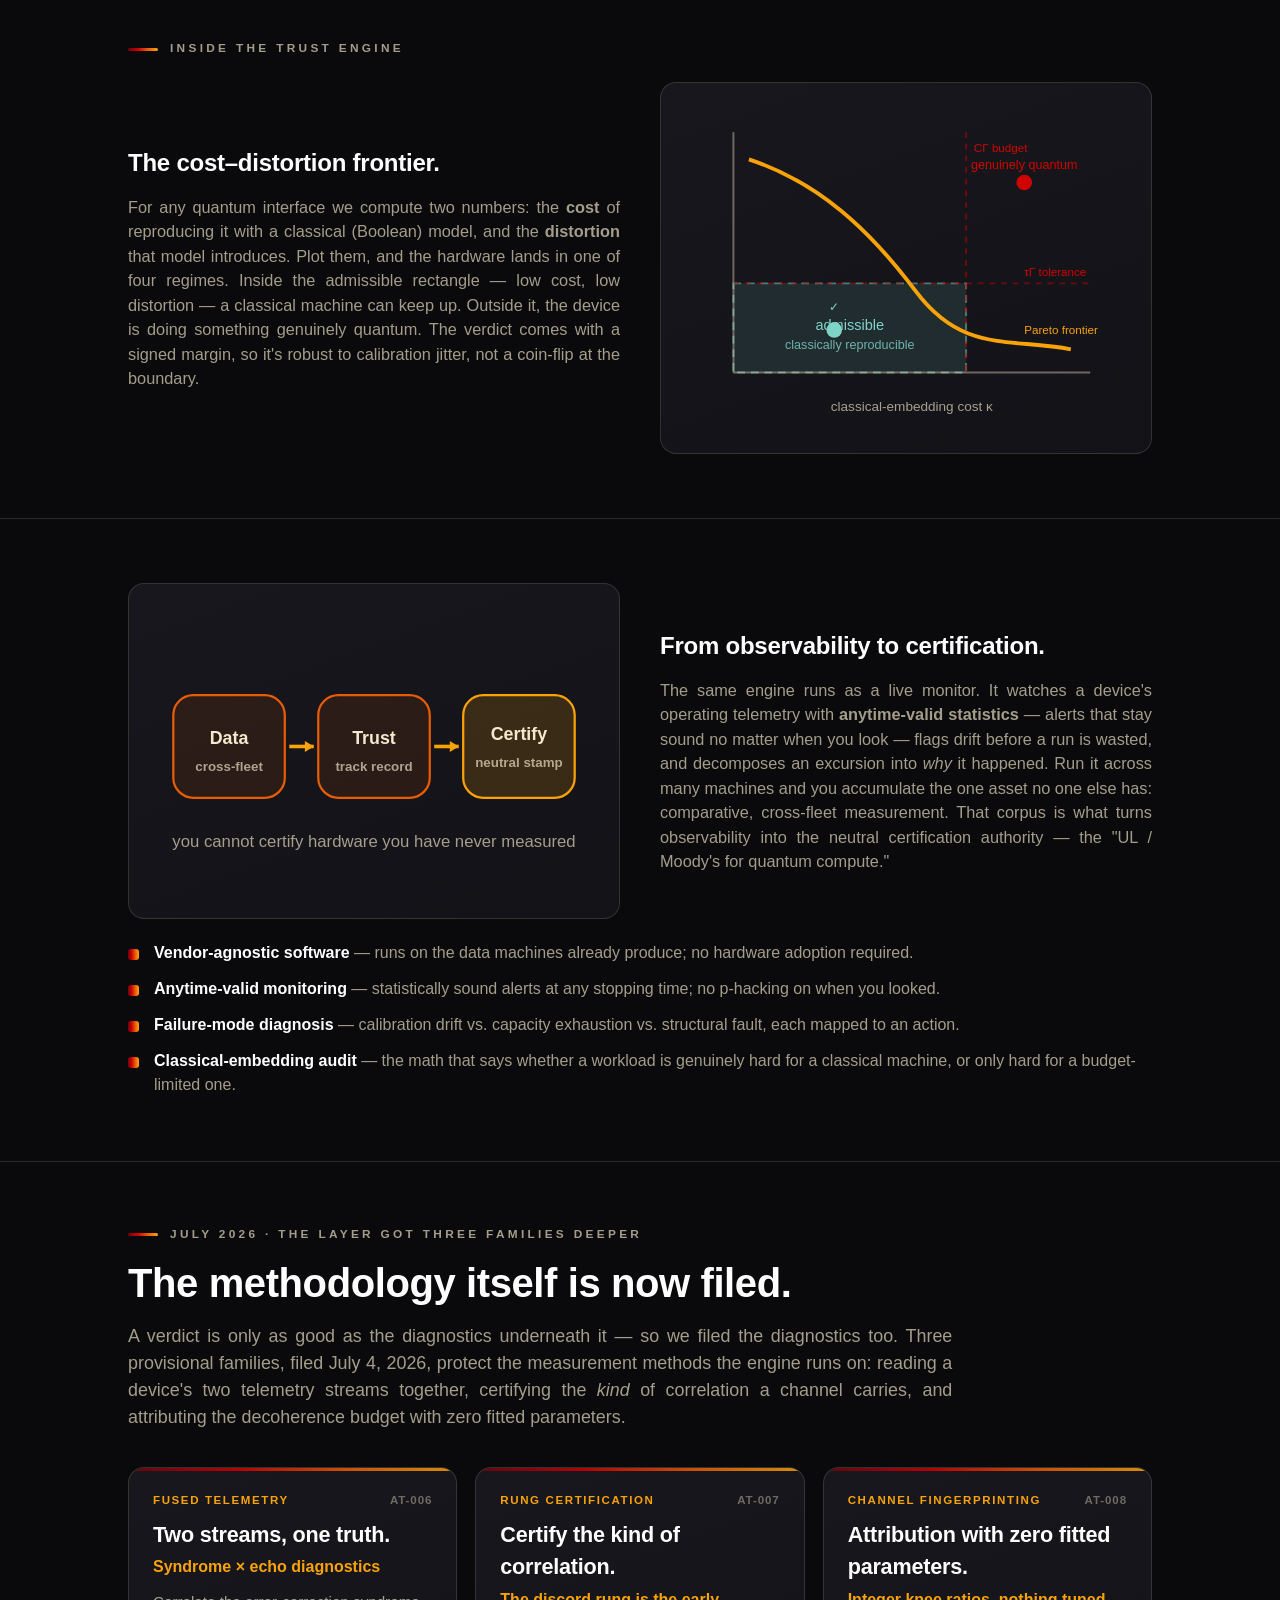
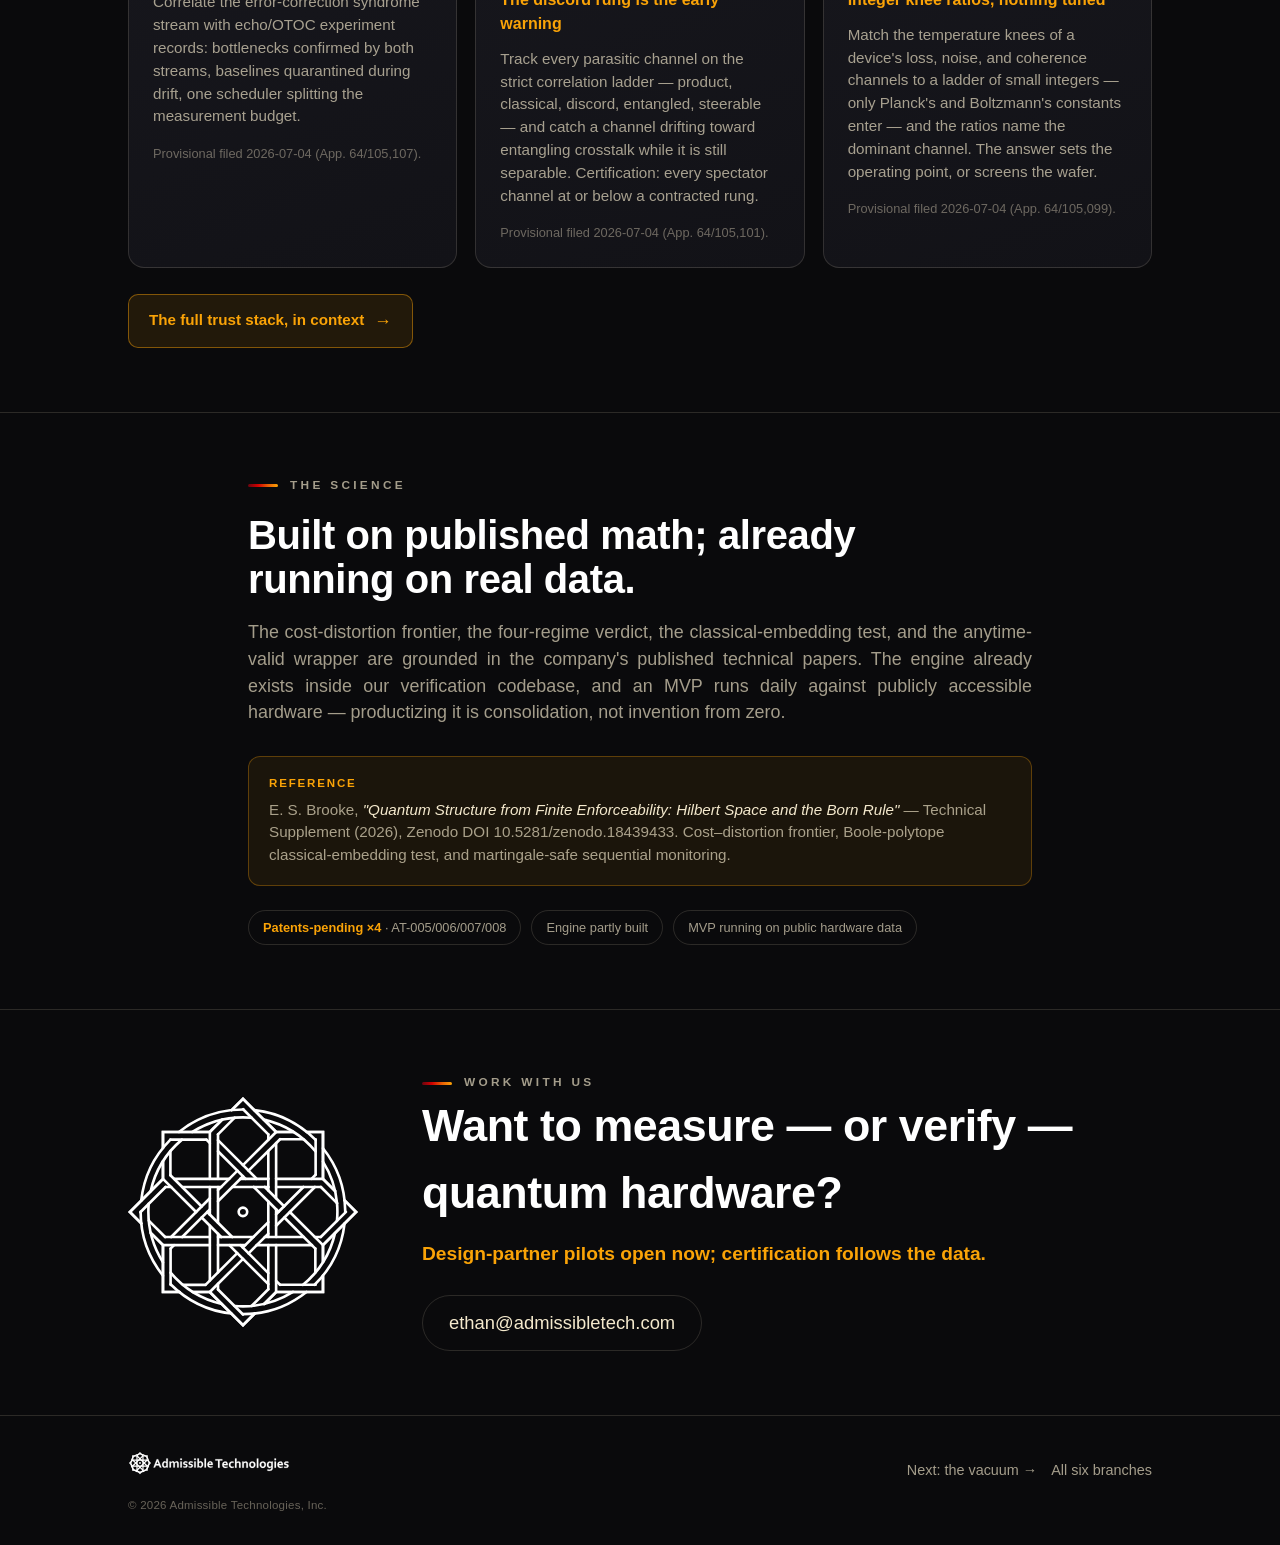
<file: trust.html>
<!DOCTYPE html>
<html lang="en">
<head>
<meta charset="utf-8">
<meta name="viewport" content="width=device-width, initial-scale=1">
<!-- Google tag (gtag.js) -->
<script async src="https://www.googletagmanager.com/gtag/js?id=G-64BJ3TZN4G"></script>
<script>
window.dataLayer = window.dataLayer || [];
function gtag(){dataLayer.push(arguments);}
gtag('js', new Date());
gtag('config', 'G-64BJ3TZN4G');
</script>

<title>Trust — Characterization, Monitoring &amp; Certification · Admissible Technologies</title>
<meta name="description" content="A vendor-agnostic engine that profiles quantum hardware on a cost-distortion frontier, monitors drift with anytime-valid statistics, and audits whether a result is genuinely hard for a classical machine.">
<link rel="canonical" href="https://admissibletech.com/trust.html">
<link rel="icon" href="favicon.svg" type="image/svg+xml">
<link rel="icon" type="image/png" sizes="32x32" href="favicon-32x32.png">
<link rel="icon" type="image/png" sizes="16x16" href="favicon-16x16.png">
<link rel="apple-touch-icon" sizes="180x180" href="apple-touch-icon.png">
<meta name="theme-color" content="#0a0a0c">
<meta property="og:site_name" content="Admissible Technologies">
<meta property="og:type" content="website">
<meta property="og:url" content="https://admissibletech.com/trust.html">
<meta property="og:title" content="Trust — Characterization, Monitoring &amp; Certification">
<meta property="og:description" content="A vendor-agnostic engine that profiles quantum hardware on a cost-distortion frontier, monitors drift with anytime-valid statistics, and audits whether a result is genuinely hard for a classical machine.">
<meta name="twitter:card" content="summary">
<meta name="twitter:title" content="Trust — Characterization, Monitoring &amp; Certification">
<meta name="twitter:description" content="A vendor-agnostic engine that profiles quantum hardware on a cost-distortion frontier, monitors drift with anytime-valid statistics, and audits whether a result is genuinely hard for a classical machine.">
<link rel="stylesheet" href="style.css">
</head>
<body>

<svg width="0" height="0" style="position:absolute" aria-hidden="true">
  <symbol id="emblem" viewBox="1.8 11.3 64.7 65">
    <polyline class="e" points="11.29 25.54 11.29 20.98 24.66 20.98 28.19 17.45"/><polyline class="e" points="5.08 47.05 1.83 43.8 11.29 34.35 11.29 29.36"/><polyline class="e" points="16.03 66.63 11.29 66.63 11.29 53.26 7.79 49.76"/><polyline class="e" points="37.43 72.76 34.11 76.08 24.66 66.63 19.78 66.63"/><polyline class="e" points="56.93 62.16 56.93 66.63 43.56 66.63 40.15 70.04"/><polyline class="e" points="63.09 40.51 66.39 43.8 56.93 53.26 56.93 58.09"/><polyline class="e" points="52.32 20.98 56.93 20.98 56.93 34.35 60.39 37.8"/><polyline class="e" points="30.88 14.75 34.11 11.53 43.56 20.98 48.51 20.98"/><line class="e" x1="38.03" y1="34.35" x2="26.98" y2="23.3"/><line class="e" x1="56.93" y1="53.26" x2="47.48" y2="43.81"/><line class="e" x1="30.19" y1="53.26" x2="41.33" y2="64.39"/><line class="e" x1="11.29" y1="34.35" x2="20.74" y2="43.8"/><line class="e" x1="34.11" y1="57.18" x2="24.66" y2="66.63"/><line class="e" x1="54.62" y1="36.67" x2="43.56" y2="47.72"/><line class="e" x1="24.66" y1="39.89" x2="13.6" y2="50.94"/><line class="e" x1="43.56" y1="20.98" x2="34.11" y2="30.43"/><line class="e" x1="30.19" y1="34.35" x2="14.45" y2="34.35"/><line class="e" x1="56.93" y1="34.35" x2="43.56" y2="34.35"/><line class="e" x1="24.66" y1="53.26" x2="11.29" y2="53.26"/><line class="e" x1="53.77" y1="53.26" x2="38.03" y2="53.26"/><line class="e" x1="43.56" y1="53.26" x2="43.56" y2="66.63"/><line class="e" x1="43.56" y1="24.14" x2="43.56" y2="39.89"/><line class="e" x1="24.66" y1="47.72" x2="24.66" y2="63.35"/><line class="e" x1="24.66" y1="20.98" x2="24.66" y2="34.35"/><line class="e" x1="54.62" y1="50.94" x2="56.31" y2="50.94"/><line class="e" x1="26.98" y1="50.94" x2="37.07" y2="50.94"/><line class="e" x1="11.89" y1="50.94" x2="24.66" y2="50.94"/><line class="e" x1="43.56" y1="36.67" x2="56.35" y2="36.67"/><line class="e" x1="16.77" y1="36.67" x2="27.88" y2="36.67"/><line class="e" x1="26.98" y1="34.35" x2="26.98" y2="21.66"/><line class="e" x1="26.98" y1="61.03" x2="26.98" y2="50.05"/><path class="e" d="M15.84,21a29.1,29.1,0,0,1,18.24-6.4h.15"/><path class="e" d="M5.07,40.56a29.09,29.09,0,0,1,8.35-17.4"/><path class="e" d="M11.29,62A29,29,0,0,1,4.9,43.77"/><path class="e" d="M30.79,72.77a29.11,29.11,0,0,1-17.34-8.36"/><path class="e" d="M52.22,66.63A29,29,0,0,1,34.08,73"/><path class="e" d="M63.08,47.11a29.12,29.12,0,0,1-8.54,17.47"/><path class="e" d="M56.93,25.61a29,29,0,0,1,6.33,17.6c0,.18,0,.37,0,.56"/><path class="e" d="M37.34,14.76a29.13,29.13,0,0,1,17.49,8.48"/><path class="d" fill="currentColor" stroke="none" d="M32.87,43.77A1.22,1.22,0,1,1,34.08,45,1.21,1.21,0,0,1,32.87,43.77Z"/>
  </symbol>
</svg>

<nav>
  <div class="wrap">
    <a class="brand" href="index.html"><img src="logo.svg" alt="Admissible Technologies" class="navlogo"></a>
    <a class="back" href="index.html#portfolio">&larr; Back to the stack</a>
    <a class="back" href="investors.html">Investors</a>
    <a class="cta" href="index.html#contact">Contact</a>
  </div>
</nav>

<header class="phero">
  <div class="wrap narrow">
    <div class="layerline">Trust &middot; measure &amp; certify<span class="at">AT-005</span></div>
    <h1>Measure the budget. Certify what's real.</h1>
    <div class="tagline">Characterization, monitoring &amp; certification engine</div>
    <p class="intro">Every quantum vendor grades its own homework, and every buyer takes the results on faith. Our engine measures hardware the way an operator measures a fleet &mdash; and answers the question the field keeps fighting about: is this device performing to spec, and is this workload genuinely hard for a classical machine?</p>
  </div>
</header>

<section class="band">
  <div class="wrap narrow">
    <p class="lede">We replace the one number with a diagnosis. For every classical explanation of what the device did, we weigh the two prices the diagram plots &mdash; <b>cost</b>, the classical resource it must spend (including the hidden bookkeeping a classical model has to invent), and <b>distortion</b>, the error that explanation has to accept. Where the cheapest classical explanation lands against the budget sorts the device into a four-way verdict: healthy and in spec, near a limit, drifting, or genuinely quantum. That last verdict has a hard backstop &mdash; once a device violates a Bell test, no classical model can match it, and the result can't be argued down.</p>
    <p class="lede">The output of this assessment is the product: a four-way health read with a live drift monitor, and a signed certificate that a workload was hard for a classical machine. It's vendor-agnostic and runs on the data the hardware already emits.</p>
    <div class="graphic" id="fig-hero">
      <svg class="gfx" viewBox="0 0 470 360" xmlns="http://www.w3.org/2000/svg" font-family="ui-sans-serif,system-ui,Segoe UI,sans-serif" role="img" aria-label="The trust diagnosis plane: cost versus distortion, sorting a device into a four-way verdict and a certificate">
        <text x="70" y="26" fill="#faa307" font-size="11" font-weight="700" letter-spacing="3">THE TRUST DIAGNOSIS</text>
        <text x="70" y="41" fill="rgba(244,233,205,0.42)" font-size="10">The two prices of explaining a device with a classical computer.</text>
        <line x1="70" y1="55" x2="70" y2="255" stroke="rgba(244,233,205,0.40)" stroke-width="1.2"/>
        <line x1="70" y1="255" x2="445" y2="255" stroke="rgba(244,233,205,0.40)" stroke-width="1.2"/>
        <text transform="translate(24,158) rotate(-90)" fill="#f4e9cd" font-size="9.5" text-anchor="middle">cost &#8212; classical resource it must spend  &#8593;</text>
        <text transform="translate(37,158) rotate(-90)" fill="rgba(244,233,205,0.5)" font-size="8" text-anchor="middle">(incl. hidden bookkeeping)</text>
        <text x="255" y="284" fill="#f4e9cd" font-size="9.5" text-anchor="middle">distortion &#8212; error a classical explanation must accept  &#8594;</text>
        <rect x="70" y="140" width="160" height="115" fill="rgba(250,163,7,0.07)"/>
        <line x1="70" y1="140" x2="445" y2="140" stroke="#faa307" stroke-width="1" stroke-dasharray="4 3" opacity="0.5"/>
        <line x1="230" y1="140" x2="230" y2="255" stroke="#faa307" stroke-width="1" stroke-dasharray="4 3" opacity="0.65"/>
        <text x="440" y="136" fill="rgba(250,163,7,0.85)" font-size="8.5" text-anchor="end">capacity ceiling</text>
        <text x="230" y="268" fill="rgba(250,163,7,0.85)" font-size="8.5" text-anchor="middle">tolerance</text>
        <text x="78" y="250" fill="rgba(250,163,7,0.85)" font-size="9" font-weight="700">trustworthy budget</text>
        <line x1="300" y1="62" x2="300" y2="255" stroke="#e85d04" stroke-width="1" stroke-dasharray="2 3" opacity="0.75"/>
        <text x="303" y="72" fill="#e85d04" font-size="8.5">proven-quantum line</text>
        <circle cx="130" cy="220" r="9" fill="#7fd4c8"/><text x="130" y="220" fill="#0a0a0c" font-size="10" font-weight="700" text-anchor="middle" dominant-baseline="central">1</text>
        <text x="143" y="223" fill="#7fd4c8" font-size="10" font-weight="600">Healthy / in spec</text>
        <circle cx="150" cy="108" r="9" fill="#faa307"/><text x="150" y="108" fill="#0a0a0c" font-size="10" font-weight="700" text-anchor="middle" dominant-baseline="central">2</text>
        <text x="163" y="111" fill="#faa307" font-size="10" font-weight="600">Near a limit</text>
        <circle cx="248" cy="182" r="9" fill="#e85d04"/><text x="248" y="182" fill="#0a0a0c" font-size="10" font-weight="700" text-anchor="middle" dominant-baseline="central">4</text>
        <text x="261" y="185" fill="#e85d04" font-size="10" font-weight="600">Drifting</text>
        <circle cx="365" cy="118" r="11" fill="none" stroke="#f4e9cd" stroke-width="1.4"/>
        <circle cx="365" cy="118" r="9" fill="#f4e9cd"/><text x="365" y="118" fill="#0a0a0c" font-size="10" font-weight="700" text-anchor="middle" dominant-baseline="central">3</text>
        <text x="365" y="102" fill="#f4e9cd" font-size="10" font-weight="700" text-anchor="middle">Genuinely quantum</text>
        <line x1="365" y1="129" x2="372" y2="200" stroke="rgba(244,233,205,0.35)" stroke-width="1" stroke-dasharray="2 2"/>
        <rect x="300" y="200" width="152" height="48" rx="8" fill="rgba(244,233,205,0.05)" stroke="rgba(244,233,205,0.5)" stroke-width="1"/>
        <text x="312" y="217" fill="#7fd4c8" font-size="14" font-weight="700">&#10003;</text>
        <text x="330" y="216" fill="#faa307" font-size="9" font-weight="700" letter-spacing="1">CERTIFIED</text>
        <text x="312" y="231" fill="#f4e9cd" font-size="9">hard for a classical machine</text>
        <path d="M312,240 q7,-5 14,0 t14,0" fill="none" stroke="rgba(244,233,205,0.4)" stroke-width="1"/>
        <text x="360" y="243" fill="rgba(244,233,205,0.4)" font-size="7">signed</text>
        <text x="70" y="338" fill="rgba(244,233,205,0.62)" font-size="9.5">Vendor-agnostic &#183; uses the data the hardware already emits &#183; live drift monitoring.</text>
      </svg>
    </div>
    <p class="src">Provisional filed (App. 64/070,738).</p>
  </div>
</section>

<section class="band">
  <div class="wrap">
    <div class="eyebrow"><span class="bar"></span>Inside the trust engine</div>
    <div class="feature" style="margin-top:24px;">
      <div>
        <h3>The cost&ndash;distortion frontier.</h3>
        <p>For any quantum interface we compute two numbers: the <b>cost</b> of reproducing it with a classical (Boolean) model, and the <b>distortion</b> that model introduces. Plot them, and the hardware lands in one of four regimes. Inside the admissible rectangle &mdash; low cost, low distortion &mdash; a classical machine can keep up. Outside it, the device is doing something genuinely quantum. The verdict comes with a signed margin, so it's robust to calibration jitter, not a coin-flip at the boundary.</p>
      </div>
      <div class="graphic">
        <svg class="gfx" viewBox="0 0 230 168" role="img" aria-label="Cost-distortion plane with an admissible rectangle, a Pareto frontier, an admissible point inside and a structural-quantum point outside">
          <rect x="26" y="92" width="120" height="46" fill="rgba(127,212,200,0.12)" stroke="rgba(127,212,200,0.5)" stroke-dasharray="4 3"/>
          <text x="86" y="116" text-anchor="middle" font-size="7.5" fill="#7fd4c8">admissible</text>
          <text x="86" y="126" text-anchor="middle" font-size="6.5" fill="rgba(127,212,200,0.8)">classically reproducible</text>
          <line x1="26" y1="14" x2="26" y2="138" stroke="rgba(244,233,205,0.4)" stroke-width="1"/>
          <line x1="26" y1="138" x2="210" y2="138" stroke="rgba(244,233,205,0.4)" stroke-width="1"/>
          <text x="20" y="20" text-anchor="end" font-size="6.5" fill="var(--cream-dim)" transform="rotate(-90 14 78)">distortion &delta;</text>
          <text x="118" y="158" text-anchor="middle" font-size="7" fill="var(--cream-dim)">classical-embedding cost &kappa;</text>
          <line x1="146" y1="14" x2="146" y2="138" stroke="rgba(208,0,0,0.5)" stroke-width="1" stroke-dasharray="3 3"/>
          <text x="150" y="24" font-size="6" fill="#d00000">C&#915; budget</text>
          <line x1="26" y1="92" x2="210" y2="92" stroke="rgba(208,0,0,0.45)" stroke-width="1" stroke-dasharray="3 3"/>
          <text x="208" y="88" text-anchor="end" font-size="6" fill="#d00000">&tau;&#915; tolerance</text>
          <path d="M34 28 C 70 40, 96 64, 120 96 S 168 120, 200 126" fill="none" stroke="#faa307" stroke-width="2"/>
          <text x="176" y="118" font-size="6" fill="#faa307">Pareto frontier</text>
          <circle cx="78" cy="116" r="4" fill="#7fd4c8"/>
          <text x="78" y="106" text-anchor="middle" font-size="6" fill="#7fd4c8">&#10003;</text>
          <circle cx="176" cy="40" r="4" fill="#d00000"/>
          <text x="176" y="33" text-anchor="middle" font-size="6.5" fill="#d00000">genuinely quantum</text>
        </svg>
      </div>
    </div>
  </div>
</section>

<section class="band">
  <div class="wrap">
    <div class="feature rev">
      <div>
        <h3>From observability to certification.</h3>
        <p>The same engine runs as a live monitor. It watches a device's operating telemetry with <b>anytime-valid statistics</b> &mdash; alerts that stay sound no matter when you look &mdash; flags drift before a run is wasted, and decomposes an excursion into <i>why</i> it happened. Run it across many machines and you accumulate the one asset no one else has: comparative, cross-fleet measurement. That corpus is what turns observability into the neutral certification authority &mdash; the "UL / Moody's for quantum compute."</p>
      </div>
      <div class="graphic">
        <svg class="gfx" viewBox="0 0 200 130" role="img" aria-label="Three steps: data to trust to certification">
          <g font-size="8" font-weight="700" fill="#f4e9cd" text-anchor="middle">
            <rect x="10" y="40" width="50" height="46" rx="9" fill="rgba(232,93,4,0.10)" stroke="#e85d04"/>
            <text x="35" y="62">Data</text><text x="35" y="74" font-size="6" fill="var(--cream-dim)">cross-fleet</text>
            <rect x="75" y="40" width="50" height="46" rx="9" fill="rgba(232,93,4,0.10)" stroke="#e85d04"/>
            <text x="100" y="62">Trust</text><text x="100" y="74" font-size="6" fill="var(--cream-dim)">track record</text>
            <rect x="140" y="40" width="50" height="46" rx="9" fill="rgba(250,163,7,0.16)" stroke="#faa307"/>
            <text x="165" y="60">Certify</text><text x="165" y="72" font-size="6" fill="var(--cream-dim)">neutral stamp</text>
          </g>
          <path d="M62 63 h11" stroke="#faa307" stroke-width="1.6"/><path d="M73 63 l-4 -2.5 v5 z" fill="#faa307"/>
          <path d="M127 63 h11" stroke="#faa307" stroke-width="1.6"/><path d="M138 63 l-4 -2.5 v5 z" fill="#faa307"/>
          <text x="100" y="108" text-anchor="middle" font-size="7.5" fill="rgba(244,233,205,0.65)">you cannot certify hardware you have never measured</text>
        </svg>
      </div>
    </div>
    <ul class="specs">
      <li><b>Vendor-agnostic software</b> <span>&mdash; runs on the data machines already produce; no hardware adoption required.</span></li>
      <li><b>Anytime-valid monitoring</b> <span>&mdash; statistically sound alerts at any stopping time; no p-hacking on when you looked.</span></li>
      <li><b>Failure-mode diagnosis</b> <span>&mdash; calibration drift vs. capacity exhaustion vs. structural fault, each mapped to an action.</span></li>
      <li><b>Classical-embedding audit</b> <span>&mdash; the math that says whether a workload is genuinely hard for a classical machine, or only hard for a budget-limited one.</span></li>
    </ul>
  </div>
</section>

<section class="band" id="depth">
  <div class="wrap">
    <div class="eyebrow"><span class="bar"></span>July 2026 &middot; the layer got three families deeper</div>
    <h2 class="sec">The methodology itself is now filed.</h2>
    <p class="lede">A verdict is only as good as the diagnostics underneath it &mdash; so we filed the diagnostics too. Three provisional families, filed July 4, 2026, protect the measurement methods the engine runs on: reading a device's two telemetry streams together, certifying the <i>kind</i> of correlation a channel carries, and attributing the decoherence budget with zero fitted parameters.</p>
    <div class="cards">
      <article class="pcard">
        <div class="layer">Fused telemetry <span class="at">AT-006</span></div>
        <h3>Two streams, one truth.</h3>
        <div class="tag">Syndrome &times; echo diagnostics</div>
        <p>Correlate the error-correction syndrome stream with echo/OTOC experiment records: bottlenecks confirmed by both streams, baselines quarantined during drift, one scheduler splitting the measurement budget.</p>
        <p class="status">Provisional filed 2026-07-04 (App. 64/105,107).</p>
      </article>
      <article class="pcard">
        <div class="layer">Rung certification <span class="at">AT-007</span></div>
        <h3>Certify the kind of correlation.</h3>
        <div class="tag">The discord rung is the early warning</div>
        <p>Track every parasitic channel on the strict correlation ladder &mdash; product, classical, discord, entangled, steerable &mdash; and catch a channel drifting toward entangling crosstalk while it is still separable. Certification: every spectator channel at or below a contracted rung.</p>
        <p class="status">Provisional filed 2026-07-04 (App. 64/105,101).</p>
      </article>
      <article class="pcard">
        <div class="layer">Channel fingerprinting <span class="at">AT-008</span></div>
        <h3>Attribution with zero fitted parameters.</h3>
        <div class="tag">Integer knee ratios, nothing tuned</div>
        <p>Match the temperature knees of a device's loss, noise, and coherence channels to a ladder of small integers &mdash; only Planck's and Boltzmann's constants enter &mdash; and the ratios name the dominant channel. The answer sets the operating point, or screens the wafer.</p>
        <p class="status">Provisional filed 2026-07-04 (App. 64/105,099).</p>
      </article>
    </div>
    <a class="idea-explore" href="the-stack.html#trust-depth"><span>The full trust stack, in context</span><span class="arrow">&rarr;</span></a>
  </div>
</section>

<section class="band">
  <div class="wrap narrow">
    <div class="eyebrow"><span class="bar"></span>The science</div>
    <h2 class="sec">Built on published math; already running on real data.</h2>
    <p class="lede">The cost-distortion frontier, the four-regime verdict, the classical-embedding test, and the anytime-valid wrapper are grounded in the company's published technical papers. The engine already exists inside our verification codebase, and an MVP runs daily against publicly accessible hardware &mdash; productizing it is consolidation, not invention from zero.</p>
    <div class="papercite">
      <span class="k">Reference</span>
      E. S. Brooke, <i>"Quantum Structure from Finite Enforceability: Hilbert Space and the Born Rule"</i> &mdash; Technical Supplement (2026), Zenodo DOI 10.5281/zenodo.18439433. Cost&ndash;distortion frontier, Boole-polytope classical-embedding test, and martingale-safe sequential monitoring.
    </div>
    <div class="statusbar">
      <span class="chip"><b>Patents-pending &times;4</b> &middot; AT-005/006/007/008</span>
      <span class="chip">Engine partly built</span>
      <span class="chip">MVP running on public hardware data</span>
    </div>
  </div>
</section>

<section class="band contact lockup" id="contact">
  <div class="wrap">
    <img src="emblem.svg" alt="" class="signmark">
    <div class="copy">
      <div class="eyebrow"><span class="bar"></span>Work with us</div>
      <h2>Want to measure &mdash; or verify &mdash; quantum hardware?</h2>
      <div class="turn">Design-partner pilots open now; certification follows the data.</div>
      <a class="mail" href="mailto:ethan@admissibletech.com">ethan@admissibletech.com</a>
    </div>
  </div>
</section>

<footer>
  <div class="wrap">
    <a class="brand" href="index.html"><img src="logo.svg" alt="Admissible Technologies" class="footlogo"></a>
    <div class="crossnav">
      <a href="vacuum.html">Next: the vacuum &rarr;</a>
      <a href="index.html#portfolio">All six branches</a>
    </div>
  </div>
  <div class="wrap"><p class="legal">&copy; 2026 Admissible Technologies, Inc.</p></div>
</footer>

</body>
</html>
</file>
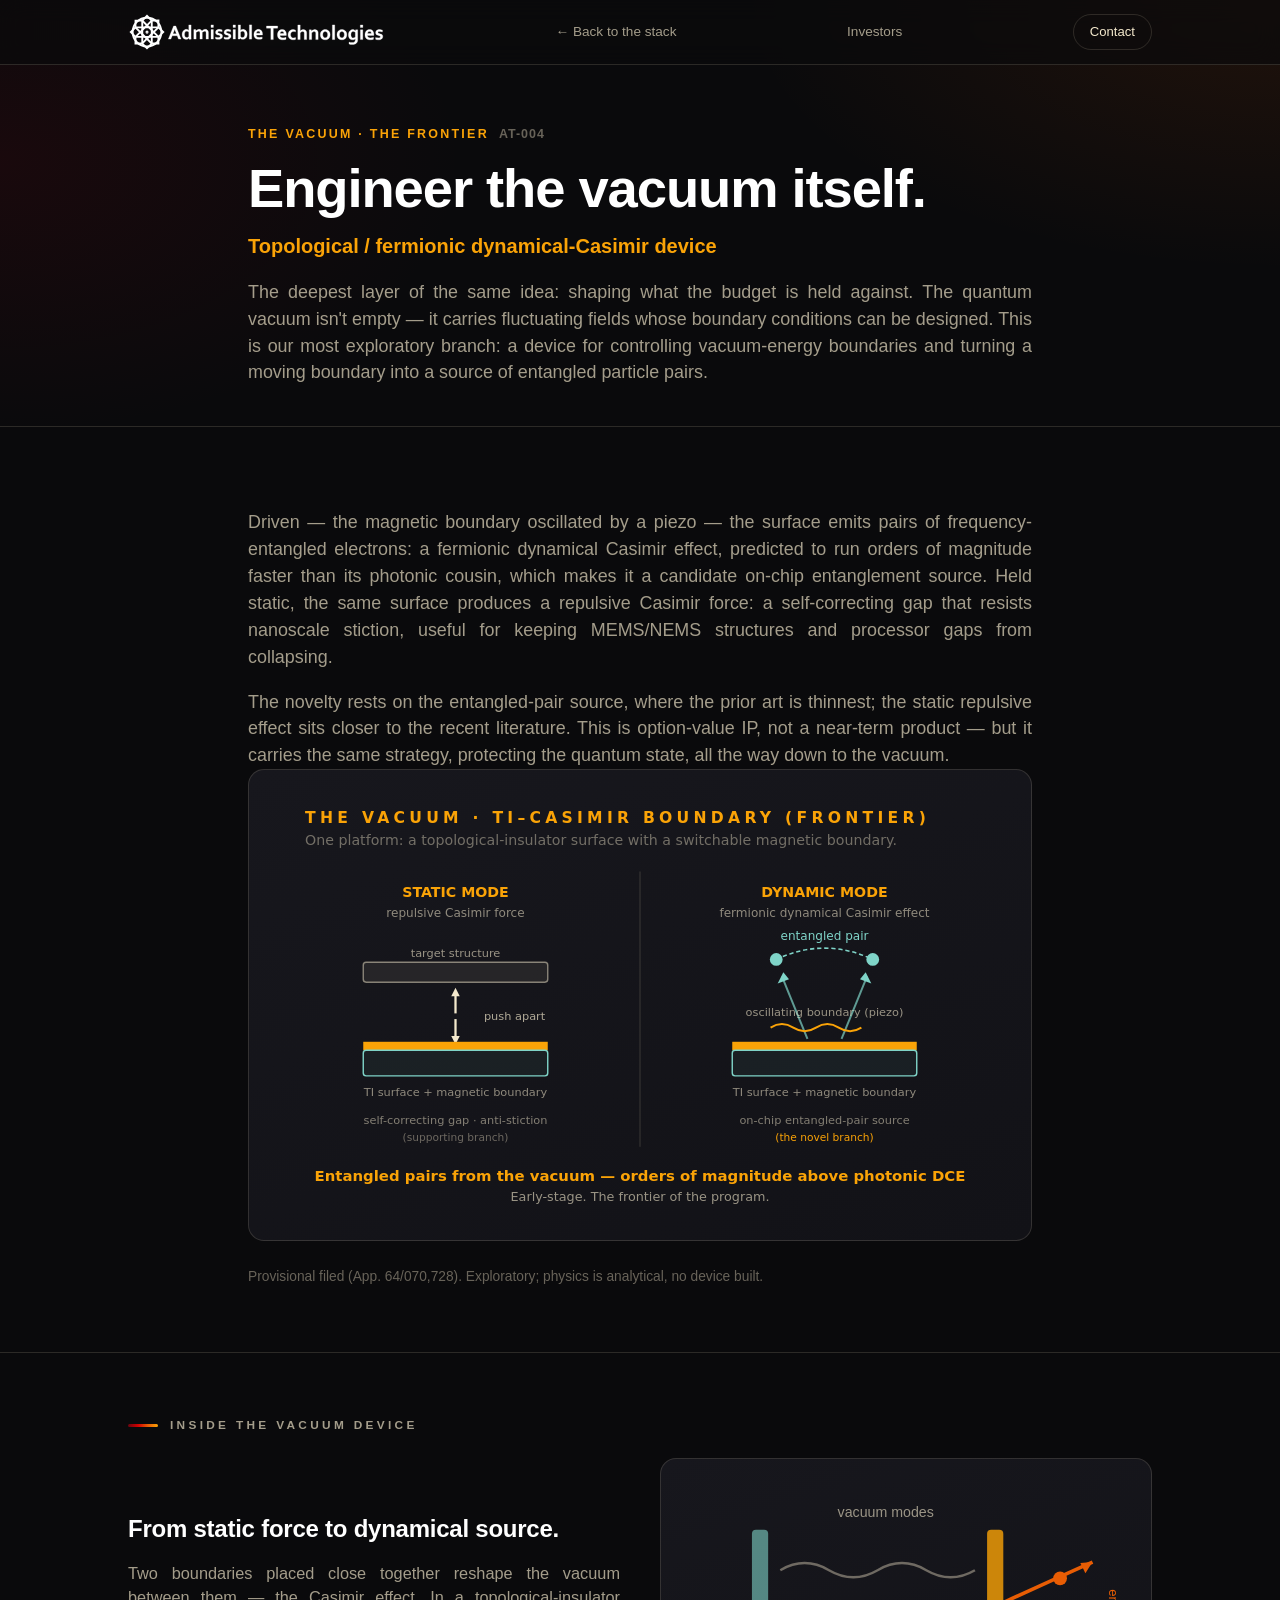
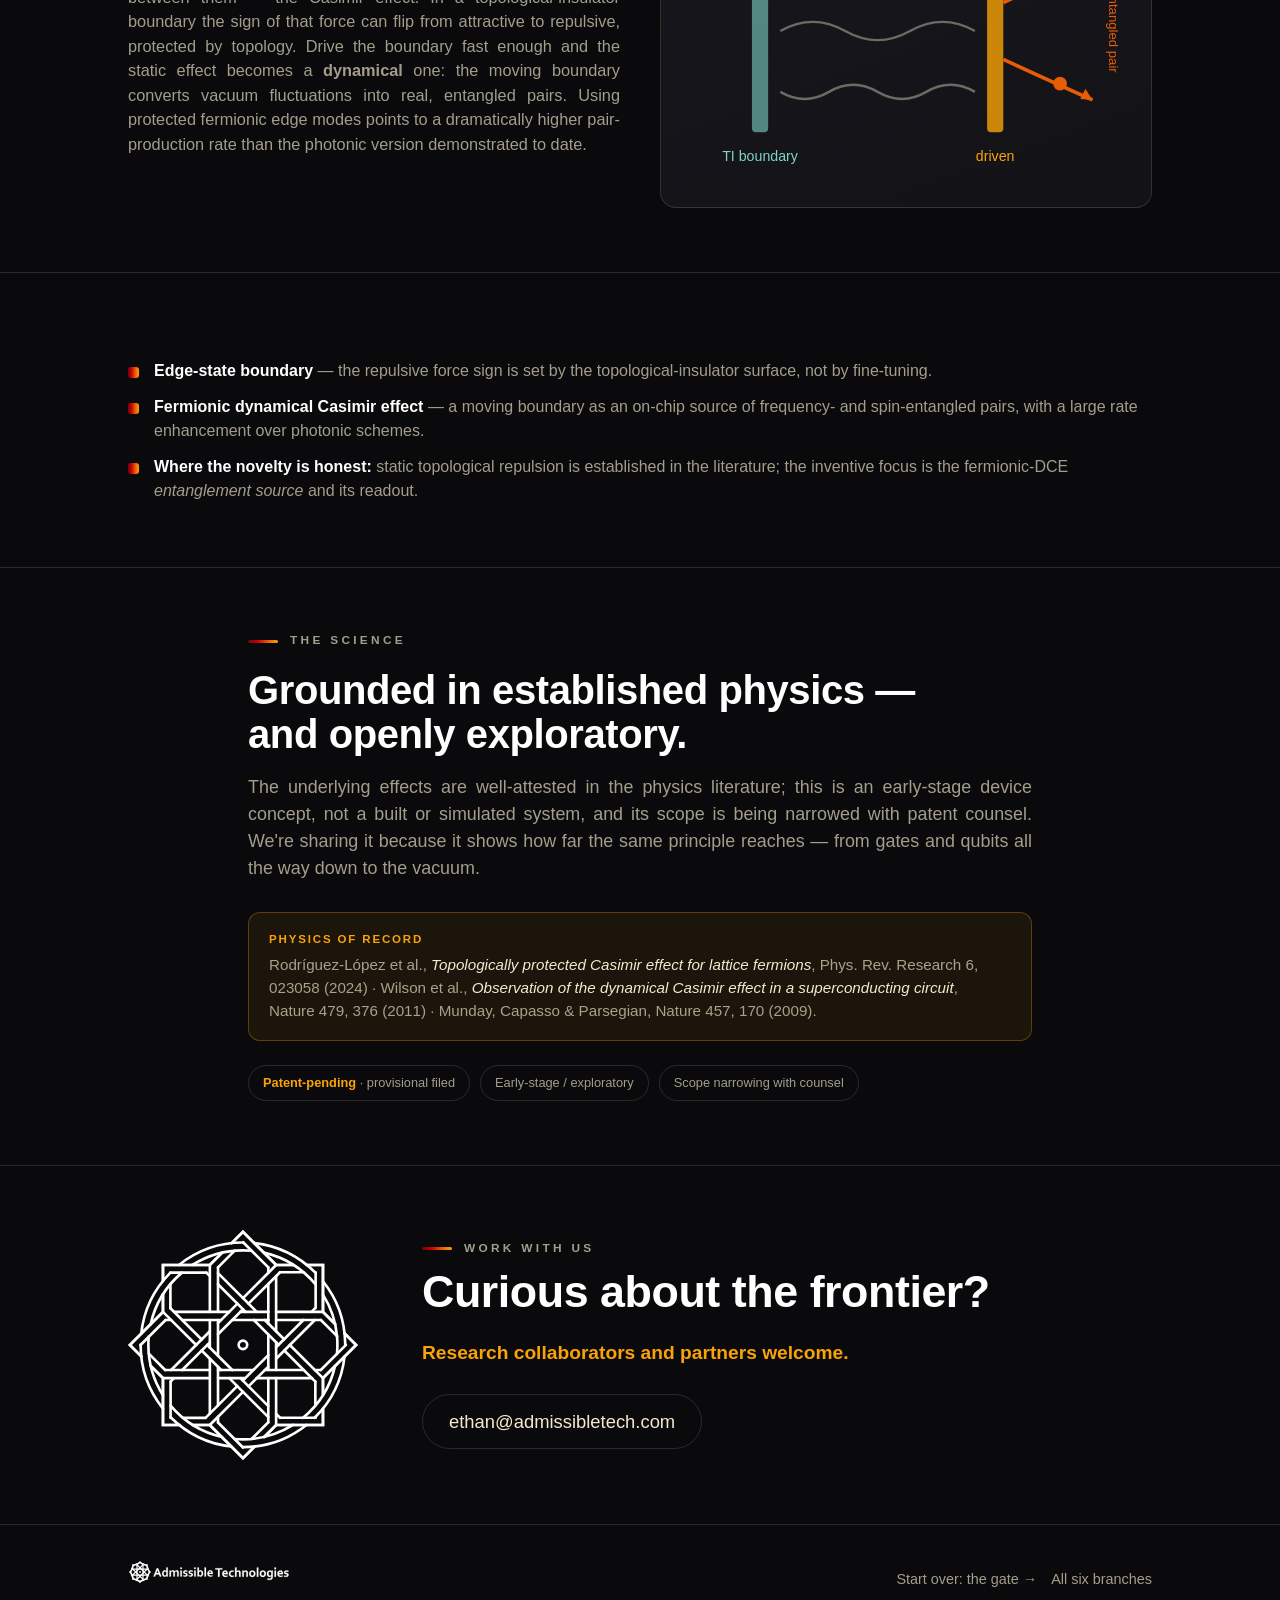
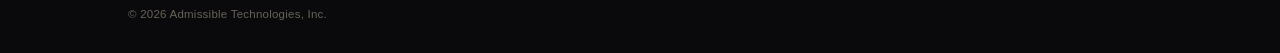
<file: vacuum.html>
<!DOCTYPE html>
<html lang="en">
<head>
<meta charset="utf-8">
<meta name="viewport" content="width=device-width, initial-scale=1">
<!-- Google tag (gtag.js) -->
<script async src="https://www.googletagmanager.com/gtag/js?id=G-64BJ3TZN4G"></script>
<script>
window.dataLayer = window.dataLayer || [];
function gtag(){dataLayer.push(arguments);}
gtag('js', new Date());
gtag('config', 'G-64BJ3TZN4G');
</script>

<title>The Vacuum — Topological / Fermionic Casimir Device · Admissible Technologies</title>
<meta name="description" content="An exploratory device for engineering vacuum-energy boundaries and generating entangled pairs via a fermionic dynamical Casimir effect.">
<link rel="canonical" href="https://admissibletech.com/vacuum.html">
<link rel="icon" href="favicon.svg" type="image/svg+xml">
<link rel="icon" type="image/png" sizes="32x32" href="favicon-32x32.png">
<link rel="icon" type="image/png" sizes="16x16" href="favicon-16x16.png">
<link rel="apple-touch-icon" sizes="180x180" href="apple-touch-icon.png">
<meta name="theme-color" content="#0a0a0c">
<meta property="og:site_name" content="Admissible Technologies">
<meta property="og:type" content="website">
<meta property="og:url" content="https://admissibletech.com/vacuum.html">
<meta property="og:title" content="The Vacuum — Topological / Fermionic Casimir Device">
<meta property="og:description" content="An exploratory device for engineering vacuum-energy boundaries and generating entangled pairs via a fermionic dynamical Casimir effect.">
<meta name="twitter:card" content="summary">
<meta name="twitter:title" content="The Vacuum — Topological / Fermionic Casimir Device">
<meta name="twitter:description" content="An exploratory device for engineering vacuum-energy boundaries and generating entangled pairs via a fermionic dynamical Casimir effect.">
<link rel="stylesheet" href="style.css">
</head>
<body>

<svg width="0" height="0" style="position:absolute" aria-hidden="true">
  <symbol id="emblem" viewBox="1.8 11.3 64.7 65">
    <polyline class="e" points="11.29 25.54 11.29 20.98 24.66 20.98 28.19 17.45"/><polyline class="e" points="5.08 47.05 1.83 43.8 11.29 34.35 11.29 29.36"/><polyline class="e" points="16.03 66.63 11.29 66.63 11.29 53.26 7.79 49.76"/><polyline class="e" points="37.43 72.76 34.11 76.08 24.66 66.63 19.78 66.63"/><polyline class="e" points="56.93 62.16 56.93 66.63 43.56 66.63 40.15 70.04"/><polyline class="e" points="63.09 40.51 66.39 43.8 56.93 53.26 56.93 58.09"/><polyline class="e" points="52.32 20.98 56.93 20.98 56.93 34.35 60.39 37.8"/><polyline class="e" points="30.88 14.75 34.11 11.53 43.56 20.98 48.51 20.98"/><line class="e" x1="38.03" y1="34.35" x2="26.98" y2="23.3"/><line class="e" x1="56.93" y1="53.26" x2="47.48" y2="43.81"/><line class="e" x1="30.19" y1="53.26" x2="41.33" y2="64.39"/><line class="e" x1="11.29" y1="34.35" x2="20.74" y2="43.8"/><line class="e" x1="34.11" y1="57.18" x2="24.66" y2="66.63"/><line class="e" x1="54.62" y1="36.67" x2="43.56" y2="47.72"/><line class="e" x1="24.66" y1="39.89" x2="13.6" y2="50.94"/><line class="e" x1="43.56" y1="20.98" x2="34.11" y2="30.43"/><line class="e" x1="30.19" y1="34.35" x2="14.45" y2="34.35"/><line class="e" x1="56.93" y1="34.35" x2="43.56" y2="34.35"/><line class="e" x1="24.66" y1="53.26" x2="11.29" y2="53.26"/><line class="e" x1="53.77" y1="53.26" x2="38.03" y2="53.26"/><line class="e" x1="43.56" y1="53.26" x2="43.56" y2="66.63"/><line class="e" x1="43.56" y1="24.14" x2="43.56" y2="39.89"/><line class="e" x1="24.66" y1="47.72" x2="24.66" y2="63.35"/><line class="e" x1="24.66" y1="20.98" x2="24.66" y2="34.35"/><line class="e" x1="54.62" y1="50.94" x2="56.31" y2="50.94"/><line class="e" x1="26.98" y1="50.94" x2="37.07" y2="50.94"/><line class="e" x1="11.89" y1="50.94" x2="24.66" y2="50.94"/><line class="e" x1="43.56" y1="36.67" x2="56.35" y2="36.67"/><line class="e" x1="16.77" y1="36.67" x2="27.88" y2="36.67"/><line class="e" x1="26.98" y1="34.35" x2="26.98" y2="21.66"/><line class="e" x1="26.98" y1="61.03" x2="26.98" y2="50.05"/><path class="e" d="M15.84,21a29.1,29.1,0,0,1,18.24-6.4h.15"/><path class="e" d="M5.07,40.56a29.09,29.09,0,0,1,8.35-17.4"/><path class="e" d="M11.29,62A29,29,0,0,1,4.9,43.77"/><path class="e" d="M30.79,72.77a29.11,29.11,0,0,1-17.34-8.36"/><path class="e" d="M52.22,66.63A29,29,0,0,1,34.08,73"/><path class="e" d="M63.08,47.11a29.12,29.12,0,0,1-8.54,17.47"/><path class="e" d="M56.93,25.61a29,29,0,0,1,6.33,17.6c0,.18,0,.37,0,.56"/><path class="e" d="M37.34,14.76a29.13,29.13,0,0,1,17.49,8.48"/><path class="d" fill="currentColor" stroke="none" d="M32.87,43.77A1.22,1.22,0,1,1,34.08,45,1.21,1.21,0,0,1,32.87,43.77Z"/>
  </symbol>
</svg>

<nav>
  <div class="wrap">
    <a class="brand" href="index.html"><img src="logo.svg" alt="Admissible Technologies" class="navlogo"></a>
    <a class="back" href="index.html#portfolio">&larr; Back to the stack</a>
    <a class="back" href="investors.html">Investors</a>
    <a class="cta" href="index.html#contact">Contact</a>
  </div>
</nav>

<header class="phero">
  <div class="wrap narrow">
    <div class="layerline">The vacuum &middot; the frontier<span class="at">AT-004</span></div>
    <h1>Engineer the vacuum itself.</h1>
    <div class="tagline">Topological / fermionic dynamical-Casimir device</div>
    <p class="intro">The deepest layer of the same idea: shaping what the budget is held against. The quantum vacuum isn't empty &mdash; it carries fluctuating fields whose boundary conditions can be designed. This is our most exploratory branch: a device for controlling vacuum-energy boundaries and turning a moving boundary into a source of entangled particle pairs.</p>
  </div>
</header>

<section class="band">
  <div class="wrap narrow">
    <p class="lede">Driven &mdash; the magnetic boundary oscillated by a piezo &mdash; the surface emits pairs of frequency-entangled electrons: a fermionic dynamical Casimir effect, predicted to run orders of magnitude faster than its photonic cousin, which makes it a candidate on-chip entanglement source. Held static, the same surface produces a repulsive Casimir force: a self-correcting gap that resists nanoscale stiction, useful for keeping MEMS/NEMS structures and processor gaps from collapsing.</p>
    <p class="lede">The novelty rests on the entangled-pair source, where the prior art is thinnest; the static repulsive effect sits closer to the recent literature. This is option-value IP, not a near-term product &mdash; but it carries the same strategy, protecting the quantum state, all the way down to the vacuum.</p>
    <div class="graphic" id="fig-hero">
      <svg class="gfx" viewBox="0 0 520 300" xmlns="http://www.w3.org/2000/svg" font-family="ui-sans-serif,system-ui,Segoe UI,sans-serif" role="img" aria-label="One TI-surface platform run in two modes: static repulsive force, and a dynamic entangled-pair source">
        <text x="24" y="22" fill="#faa307" font-size="11" font-weight="700" letter-spacing="3">THE VACUUM &#183; TI&#8211;CASIMIR BOUNDARY (FRONTIER)</text>
        <text x="24" y="37" fill="rgba(244,233,205,0.42)" font-size="10">One platform: a topological-insulator surface with a switchable magnetic boundary.</text>
        <line x1="260" y1="56" x2="260" y2="250" stroke="rgba(244,233,205,0.12)" stroke-width="1"/>
        <text x="130" y="74" fill="#faa307" font-size="10" font-weight="700" text-anchor="middle">STATIC MODE</text>
        <text x="130" y="88" fill="rgba(244,233,205,0.55)" font-size="8.5" text-anchor="middle">repulsive Casimir force</text>
        <text x="130" y="116" fill="rgba(244,233,205,0.6)" font-size="8" text-anchor="middle">target structure</text>
        <rect x="65" y="120" width="130" height="14" rx="2" fill="rgba(244,233,205,0.07)" stroke="rgba(244,233,205,0.5)"/>
        <g stroke="#f4e9cd" stroke-width="1.6">
          <line x1="130" y1="156" x2="130" y2="143"/><line x1="130" y1="160" x2="130" y2="173"/>
        </g>
        <polygon points="127,144 133,144 130,138" fill="#f4e9cd"/>
        <polygon points="127,172 133,172 130,178" fill="#f4e9cd"/>
        <text x="150" y="161" fill="rgba(244,233,205,0.7)" font-size="8">push apart</text>
        <rect x="65" y="176" width="130" height="6" fill="#faa307"/>
        <rect x="65" y="182" width="130" height="18" rx="2" fill="rgba(127,212,200,0.06)" stroke="#7fd4c8"/>
        <text x="130" y="214" fill="rgba(244,233,205,0.55)" font-size="8" text-anchor="middle">TI surface + magnetic boundary</text>
        <text x="130" y="234" fill="rgba(244,233,205,0.5)" font-size="8" text-anchor="middle">self-correcting gap &#183; anti-stiction</text>
        <text x="130" y="246" fill="rgba(244,233,205,0.4)" font-size="7.5" text-anchor="middle">(supporting branch)</text>
        <text x="390" y="74" fill="#faa307" font-size="10" font-weight="700" text-anchor="middle">DYNAMIC MODE</text>
        <text x="390" y="88" fill="rgba(244,233,205,0.55)" font-size="8.5" text-anchor="middle">fermionic dynamical Casimir effect</text>
        <circle cx="356" cy="118" r="4.5" fill="#7fd4c8"/><circle cx="424" cy="118" r="4.5" fill="#7fd4c8"/>
        <path d="M356,118 Q390,102 424,118" fill="none" stroke="#7fd4c8" stroke-width="1.1" stroke-dasharray="3 2"/>
        <text x="390" y="104" fill="#7fd4c8" font-size="8.5" text-anchor="middle">entangled pair</text>
        <g stroke="rgba(127,212,200,0.7)" stroke-width="1.4">
          <line x1="378" y1="174" x2="360" y2="130"/><line x1="402" y1="174" x2="420" y2="130"/>
        </g>
        <polygon points="357,135 365,132 361,127" fill="#7fd4c8"/>
        <polygon points="423,135 415,132 419,127" fill="#7fd4c8"/>
        <path d="M352,166 q8,-5 16,0 t16,0 t16,0 t16,0" fill="none" stroke="#faa307" stroke-width="1.4"/>
        <text x="390" y="158" fill="rgba(244,233,205,0.6)" font-size="8" text-anchor="middle">oscillating boundary (piezo)</text>
        <rect x="325" y="176" width="130" height="6" fill="#faa307"/>
        <rect x="325" y="182" width="130" height="18" rx="2" fill="rgba(127,212,200,0.06)" stroke="#7fd4c8"/>
        <text x="390" y="214" fill="rgba(244,233,205,0.55)" font-size="8" text-anchor="middle">TI surface + magnetic boundary</text>
        <text x="390" y="234" fill="rgba(244,233,205,0.5)" font-size="8" text-anchor="middle">on-chip entangled-pair source</text>
        <text x="390" y="246" fill="#faa307" font-size="7.5" text-anchor="middle">(the novel branch)</text>
        <text x="260" y="274" fill="#faa307" font-size="10.5" font-weight="700" text-anchor="middle">Entangled pairs from the vacuum &#8212; orders of magnitude above photonic DCE</text>
        <text x="260" y="288" fill="rgba(244,233,205,0.6)" font-size="9" text-anchor="middle">Early-stage. The frontier of the program.</text>
      </svg>
    </div>
    <p class="src">Provisional filed (App. 64/070,728). Exploratory; physics is analytical, no device built.</p>
  </div>
</section>

<section class="band">
  <div class="wrap">
    <div class="eyebrow"><span class="bar"></span>Inside the vacuum device</div>
    <div class="feature" style="margin-top:24px;">
      <div>
        <h3>From static force to dynamical source.</h3>
        <p>Two boundaries placed close together reshape the vacuum between them &mdash; the Casimir effect. In a topological-insulator boundary the sign of that force can flip from attractive to repulsive, protected by topology. Drive the boundary fast enough and the static effect becomes a <b>dynamical</b> one: the moving boundary converts vacuum fluctuations into real, entangled pairs. Using protected fermionic edge modes points to a dramatically higher pair-production rate than the photonic version demonstrated to date.</p>
      </div>
      <div class="graphic">
        <svg class="gfx" viewBox="0 0 220 150" role="img" aria-label="Two boundaries with vacuum modes between them; a driven boundary emits an entangled pair">
          <rect x="34" y="24" width="8" height="100" rx="2" fill="#7fd4c8" fill-opacity="0.6"/>
          <rect x="150" y="24" width="8" height="100" rx="2" fill="#faa307" fill-opacity="0.8"/>
          <text x="38" y="138" text-anchor="middle" font-size="7" fill="#7fd4c8">TI boundary</text>
          <text x="154" y="138" text-anchor="middle" font-size="7" fill="#faa307">driven</text>
          <g stroke="rgba(244,233,205,0.4)" stroke-width="1.2" fill="none">
            <path d="M48 44 q 12 -7 24 0 t 24 0 t 24 0 t 24 0"/>
            <path d="M48 74 q 16 -9 32 0 t 32 0 t 32 0"/>
            <path d="M48 104 q 12 7 24 0 t 24 0 t 24 0 t 24 0"/>
          </g>
          <text x="100" y="18" text-anchor="middle" font-size="7" fill="rgba(244,233,205,0.6)">vacuum modes</text>
          <path d="M158 60 q 26 -12 44 -20" stroke="#e85d04" stroke-width="1.8" fill="none"/><path d="M202 40 l-6 0.5 l2.5 5 z" fill="#e85d04"/>
          <path d="M158 88 q 26 12 44 20" stroke="#e85d04" stroke-width="1.8" fill="none"/><path d="M202 108 l-6 -0.5 l2.5 -5 z" fill="#e85d04"/>
          <circle cx="186" cy="48" r="3.4" fill="#e85d04"/><circle cx="186" cy="100" r="3.4" fill="#e85d04"/>
          <text x="210" y="74" text-anchor="middle" font-size="6.5" fill="#e85d04" transform="rotate(90 210 74)">entangled pair</text>
        </svg>
      </div>
    </div>
  </div>
</section>

<section class="band">
  <div class="wrap">
    <ul class="specs">
      <li><b>Edge-state boundary</b> <span>&mdash; the repulsive force sign is set by the topological-insulator surface, not by fine-tuning.</span></li>
      <li><b>Fermionic dynamical Casimir effect</b> <span>&mdash; a moving boundary as an on-chip source of frequency- and spin-entangled pairs, with a large rate enhancement over photonic schemes.</span></li>
      <li><b>Where the novelty is honest:</b> <span>static topological repulsion is established in the literature; the inventive focus is the fermionic-DCE <i>entanglement source</i> and its readout.</span></li>
    </ul>
  </div>
</section>

<section class="band">
  <div class="wrap narrow">
    <div class="eyebrow"><span class="bar"></span>The science</div>
    <h2 class="sec">Grounded in established physics &mdash; and openly exploratory.</h2>
    <p class="lede">The underlying effects are well-attested in the physics literature; this is an early-stage device concept, not a built or simulated system, and its scope is being narrowed with patent counsel. We're sharing it because it shows how far the same principle reaches &mdash; from gates and qubits all the way down to the vacuum.</p>
    <div class="papercite">
      <span class="k">Physics of record</span>
      Rodr&iacute;guez-L&oacute;pez et&nbsp;al., <i>Topologically protected Casimir effect for lattice fermions</i>, Phys.&nbsp;Rev.&nbsp;Research&nbsp;6, 023058 (2024) &middot; Wilson et&nbsp;al., <i>Observation of the dynamical Casimir effect in a superconducting circuit</i>, Nature&nbsp;479, 376 (2011) &middot; Munday, Capasso &amp; Parsegian, Nature&nbsp;457, 170 (2009).
    </div>
    <div class="statusbar">
      <span class="chip"><b>Patent-pending</b> &middot; provisional filed</span>
      <span class="chip">Early-stage / exploratory</span>
      <span class="chip">Scope narrowing with counsel</span>
    </div>
  </div>
</section>

<section class="band contact lockup" id="contact">
  <div class="wrap">
    <img src="emblem.svg" alt="" class="signmark">
    <div class="copy">
      <div class="eyebrow"><span class="bar"></span>Work with us</div>
      <h2>Curious about the frontier?</h2>
      <div class="turn">Research collaborators and partners welcome.</div>
      <a class="mail" href="mailto:ethan@admissibletech.com">ethan@admissibletech.com</a>
    </div>
  </div>
</section>

<footer>
  <div class="wrap">
    <a class="brand" href="index.html"><img src="logo.svg" alt="Admissible Technologies" class="footlogo"></a>
    <div class="crossnav">
      <a href="gate.html">Start over: the gate &rarr;</a>
      <a href="index.html#portfolio">All six branches</a>
    </div>
  </div>
  <div class="wrap"><p class="legal">&copy; 2026 Admissible Technologies, Inc.</p></div>
</footer>

</body>
</html>
</file>
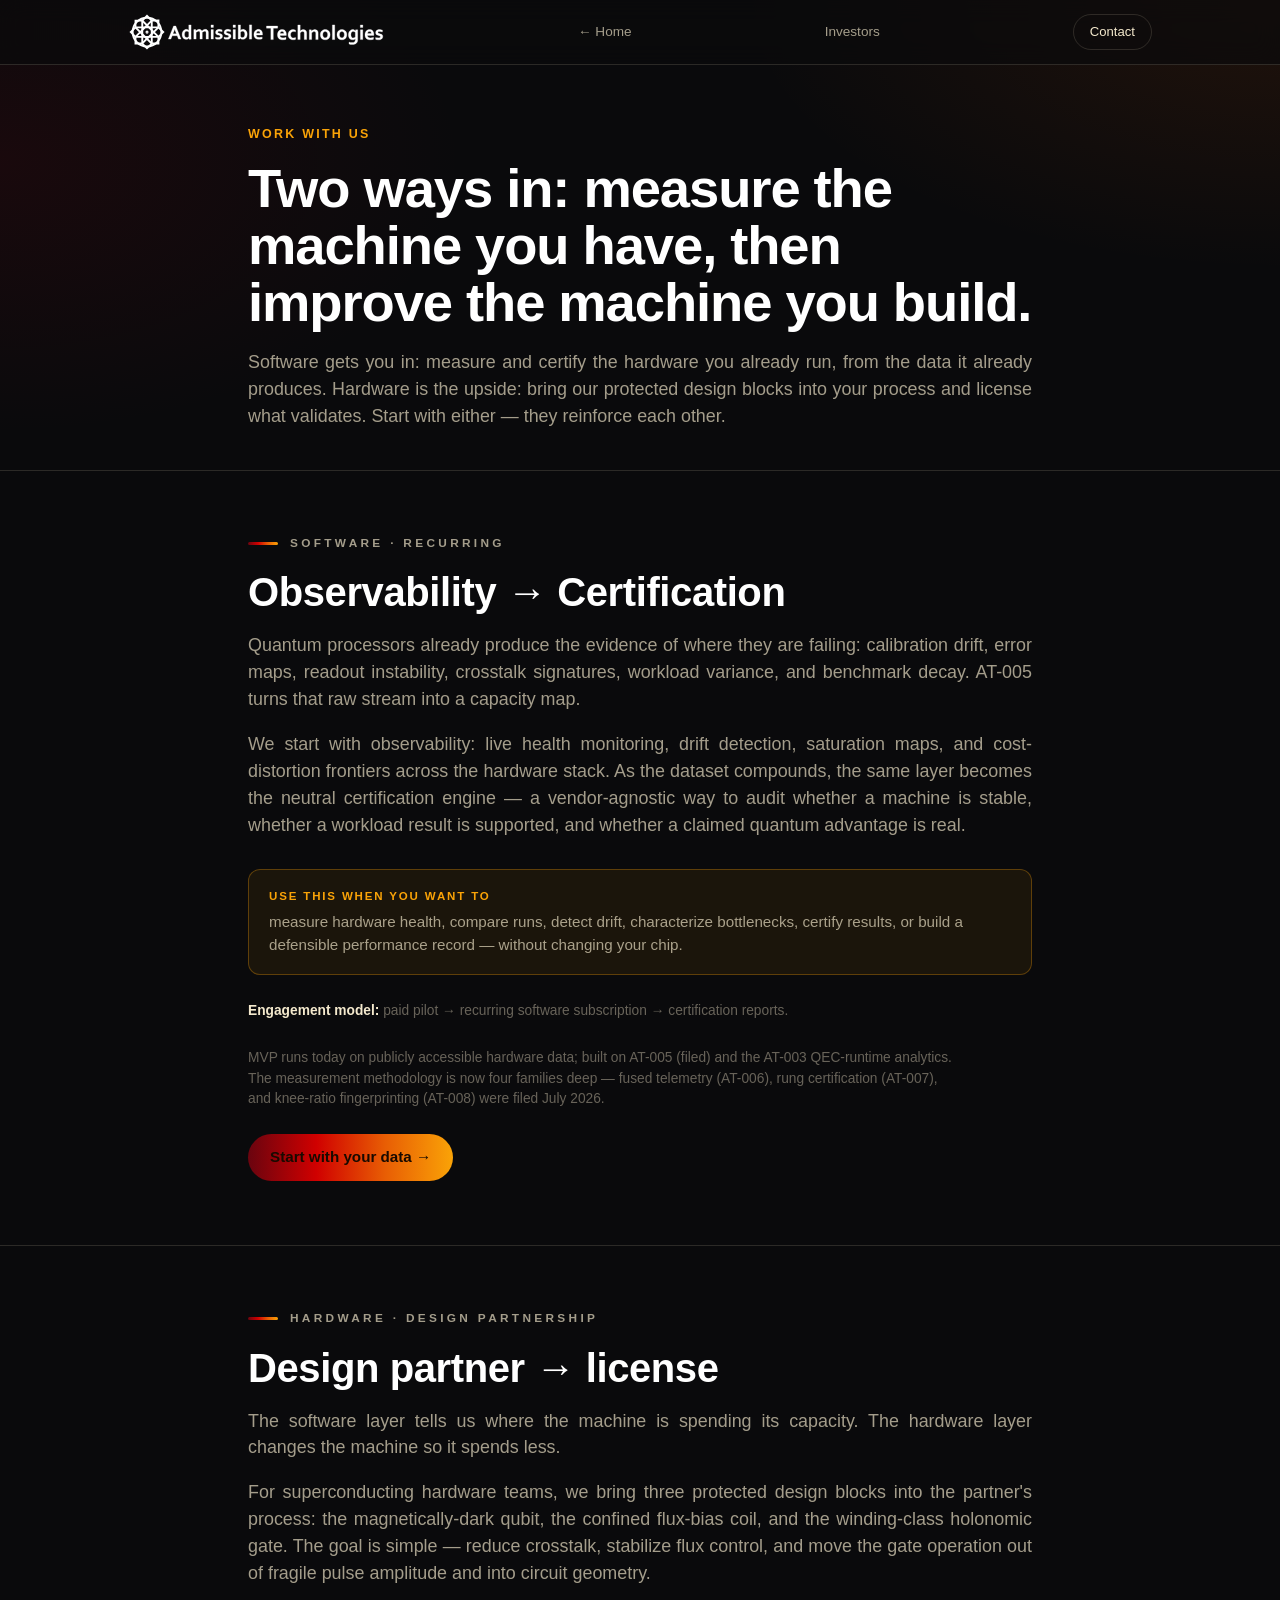
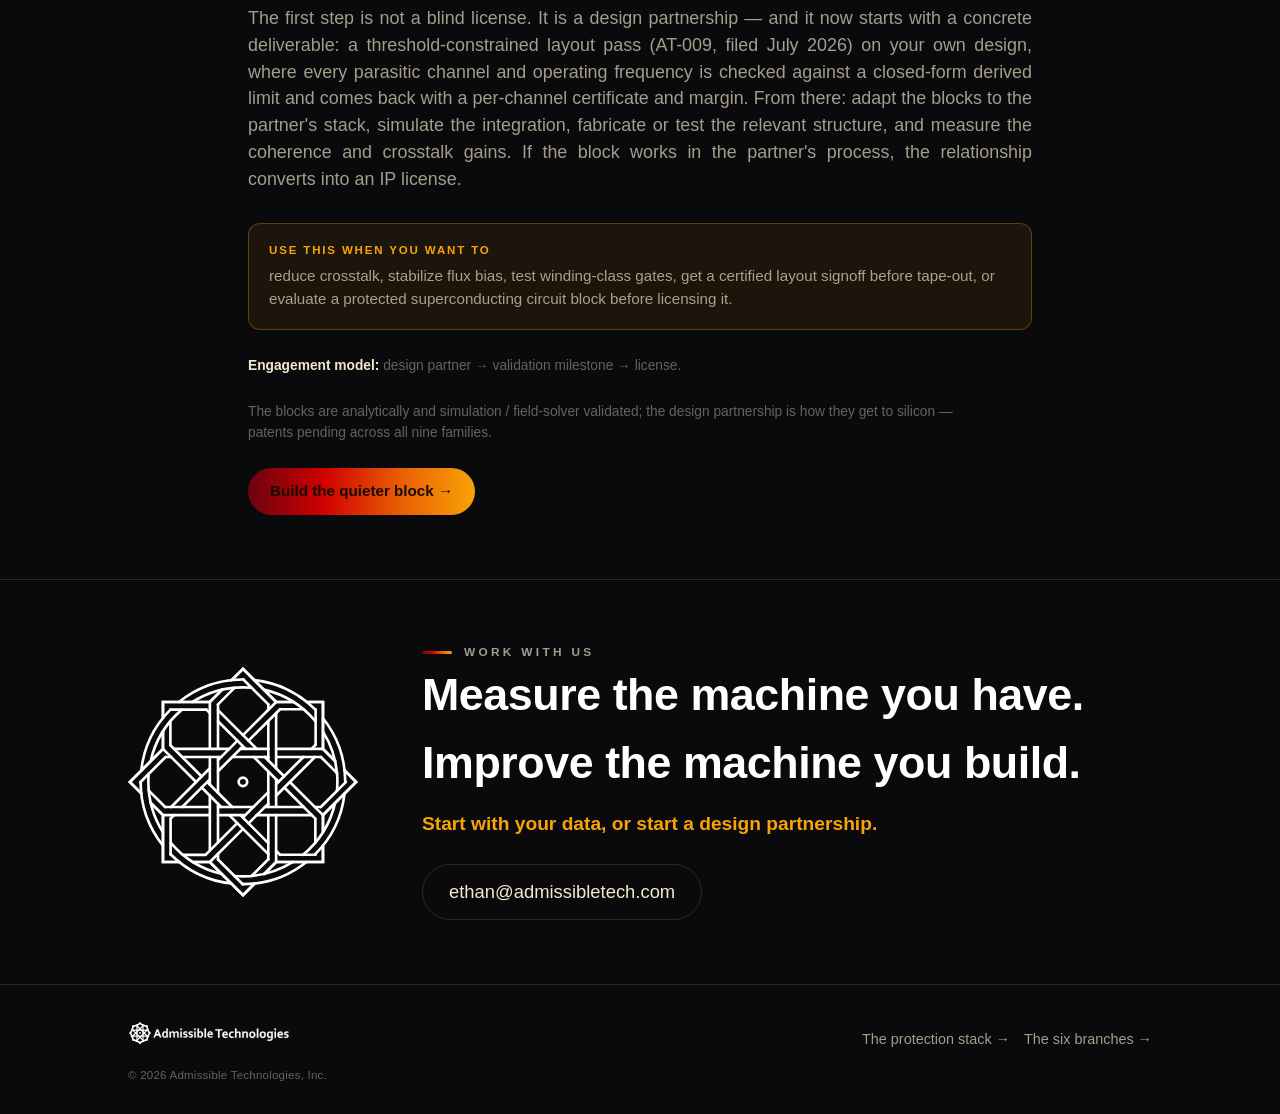
<file: work.html>
<!DOCTYPE html>
<html lang="en">
<head>
<meta charset="utf-8">
<meta name="viewport" content="width=device-width, initial-scale=1">
<!-- Google tag (gtag.js) -->
<script async src="https://www.googletagmanager.com/gtag/js?id=G-64BJ3TZN4G"></script>
<script>
window.dataLayer = window.dataLayer || [];
function gtag(){dataLayer.push(arguments);}
gtag('js', new Date());
gtag('config', 'G-64BJ3TZN4G');
</script>

<title>Work with us — Admissible Technologies</title>
<meta name="description" content="Two ways in: measure the quantum machine you have with our observability + certification software, then improve the machine you build through a design partnership for quieter, more stable superconducting hardware.">
<link rel="canonical" href="https://admissibletech.com/work.html">
<link rel="icon" href="favicon.svg" type="image/svg+xml">
<link rel="icon" type="image/png" sizes="32x32" href="favicon-32x32.png">
<link rel="icon" type="image/png" sizes="16x16" href="favicon-16x16.png">
<link rel="apple-touch-icon" sizes="180x180" href="apple-touch-icon.png">
<meta name="theme-color" content="#0a0a0c">
<meta property="og:site_name" content="Admissible Technologies">
<meta property="og:type" content="website">
<meta property="og:url" content="https://admissibletech.com/work.html">
<meta property="og:title" content="Work with us — Admissible Technologies">
<meta property="og:description" content="Measure the machine you have, then improve the machine you build. Observability + certification software now; design-partner licensing for quieter superconducting hardware next.">
<meta name="twitter:card" content="summary">
<meta name="twitter:title" content="Work with us — Admissible Technologies">
<meta name="twitter:description" content="Measure the machine you have, then improve the machine you build.">
<link rel="stylesheet" href="style.css">
</head>
<body>

<svg width="0" height="0" style="position:absolute" aria-hidden="true">
  <symbol id="emblem" viewBox="1.8 11.3 64.7 65">
    <polyline class="e" points="11.29 25.54 11.29 20.98 24.66 20.98 28.19 17.45"/><polyline class="e" points="5.08 47.05 1.83 43.8 11.29 34.35 11.29 29.36"/><polyline class="e" points="16.03 66.63 11.29 66.63 11.29 53.26 7.79 49.76"/><polyline class="e" points="37.43 72.76 34.11 76.08 24.66 66.63 19.78 66.63"/><polyline class="e" points="56.93 62.16 56.93 66.63 43.56 66.63 40.15 70.04"/><polyline class="e" points="63.09 40.51 66.39 43.8 56.93 53.26 56.93 58.09"/><polyline class="e" points="52.32 20.98 56.93 20.98 56.93 34.35 60.39 37.8"/><polyline class="e" points="30.88 14.75 34.11 11.53 43.56 20.98 48.51 20.98"/><line class="e" x1="38.03" y1="34.35" x2="26.98" y2="23.3"/><line class="e" x1="56.93" y1="53.26" x2="47.48" y2="43.81"/><line class="e" x1="30.19" y1="53.26" x2="41.33" y2="64.39"/><line class="e" x1="11.29" y1="34.35" x2="20.74" y2="43.8"/><line class="e" x1="34.11" y1="57.18" x2="24.66" y2="66.63"/><line class="e" x1="54.62" y1="36.67" x2="43.56" y2="47.72"/><line class="e" x1="24.66" y1="39.89" x2="13.6" y2="50.94"/><line class="e" x1="43.56" y1="20.98" x2="34.11" y2="30.43"/><line class="e" x1="30.19" y1="34.35" x2="14.45" y2="34.35"/><line class="e" x1="56.93" y1="34.35" x2="43.56" y2="34.35"/><line class="e" x1="24.66" y1="53.26" x2="11.29" y2="53.26"/><line class="e" x1="53.77" y1="53.26" x2="38.03" y2="53.26"/><line class="e" x1="43.56" y1="53.26" x2="43.56" y2="66.63"/><line class="e" x1="43.56" y1="24.14" x2="43.56" y2="39.89"/><line class="e" x1="24.66" y1="47.72" x2="24.66" y2="63.35"/><line class="e" x1="24.66" y1="20.98" x2="24.66" y2="34.35"/><line class="e" x1="54.62" y1="50.94" x2="56.31" y2="50.94"/><line class="e" x1="26.98" y1="50.94" x2="37.07" y2="50.94"/><line class="e" x1="11.89" y1="50.94" x2="24.66" y2="50.94"/><line class="e" x1="43.56" y1="36.67" x2="56.35" y2="36.67"/><line class="e" x1="16.77" y1="36.67" x2="27.88" y2="36.67"/><line class="e" x1="26.98" y1="34.35" x2="26.98" y2="21.66"/><line class="e" x1="26.98" y1="61.03" x2="26.98" y2="50.05"/><path class="e" d="M15.84,21a29.1,29.1,0,0,1,18.24-6.4h.15"/><path class="e" d="M5.07,40.56a29.09,29.09,0,0,1,8.35-17.4"/><path class="e" d="M11.29,62A29,29,0,0,1,4.9,43.77"/><path class="e" d="M30.79,72.77a29.11,29.11,0,0,1-17.34-8.36"/><path class="e" d="M52.22,66.63A29,29,0,0,1,34.08,73"/><path class="e" d="M63.08,47.11a29.12,29.12,0,0,1-8.54,17.47"/><path class="e" d="M56.93,25.61a29,29,0,0,1,6.33,17.6c0,.18,0,.37,0,.56"/><path class="e" d="M37.34,14.76a29.13,29.13,0,0,1,17.49,8.48"/><path class="d" fill="currentColor" stroke="none" d="M32.87,43.77A1.22,1.22,0,1,1,34.08,45,1.21,1.21,0,0,1,32.87,43.77Z"/>
  </symbol>
</svg>

<nav>
  <div class="wrap">
    <a class="brand" href="index.html"><img src="logo.svg" alt="Admissible Technologies" class="navlogo"></a>
    <a class="back" href="index.html">&larr; Home</a>
    <a class="back" href="investors.html">Investors</a>
    <a class="cta" href="#contact">Contact</a>
  </div>
</nav>

<header class="phero">
  <div class="wrap narrow">
    <div class="layerline">Work with us</div>
    <h1>Two ways in: measure the machine you have, then improve the machine you build.</h1>
    <p class="intro">Software gets you in: measure and certify the hardware you already run, from the data it already produces. Hardware is the upside: bring our protected design blocks into your process and license what validates. Start with either &mdash; they reinforce each other.</p>
  </div>
</header>

<section class="band" id="observability">
  <div class="wrap narrow">
    <div class="eyebrow"><span class="bar"></span>Software &middot; recurring</div>
    <h2 class="sec">Observability &rarr; Certification</h2>
    <p class="lede">Quantum processors already produce the evidence of where they are failing: calibration drift, error maps, readout instability, crosstalk signatures, workload variance, and benchmark decay. AT-005 turns that raw stream into a capacity map.</p>
    <p class="lede">We start with observability: live health monitoring, drift detection, saturation maps, and cost-distortion frontiers across the hardware stack. As the dataset compounds, the same layer becomes the neutral certification engine &mdash; a vendor-agnostic way to audit whether a machine is stable, whether a workload result is supported, and whether a claimed quantum advantage is real.</p>
    <div class="papercite">
      <span class="k">Use this when you want to</span>
      measure hardware health, compare runs, detect drift, characterize bottlenecks, certify results, or build a defensible performance record &mdash; without changing your chip.
    </div>
    <p class="src"><b style="color:var(--cream);">Engagement model:</b> paid pilot &rarr; recurring software subscription &rarr; certification reports.</p>
    <p class="src">MVP runs today on publicly accessible hardware data; built on AT-005 (filed) and the AT-003 QEC-runtime analytics. The measurement methodology is now four families deep &mdash; fused telemetry (AT-006), rung certification (AT-007), and knee-ratio fingerprinting (AT-008) were filed July 2026.</p>
    <a class="btn primary" href="mailto:ethan@admissibletech.com?subject=Observability%20pilot" style="margin-top:24px;">Start with your data &rarr;</a>
  </div>
</section>

<section class="band" id="design-partner">
  <div class="wrap narrow">
    <div class="eyebrow"><span class="bar"></span>Hardware &middot; design partnership</div>
    <h2 class="sec">Design partner &rarr; license</h2>
    <p class="lede">The software layer tells us where the machine is spending its capacity. The hardware layer changes the machine so it spends less.</p>
    <p class="lede">For superconducting hardware teams, we bring three protected design blocks into the partner's process: the magnetically-dark qubit, the confined flux-bias coil, and the winding-class holonomic gate. The goal is simple &mdash; reduce crosstalk, stabilize flux control, and move the gate operation out of fragile pulse amplitude and into circuit geometry.</p>
    <p class="lede">The first step is not a blind license. It is a design partnership &mdash; and it now starts with a concrete deliverable: a threshold-constrained layout pass (AT-009, filed July 2026) on your own design, where every parasitic channel and operating frequency is checked against a closed-form derived limit and comes back with a per-channel certificate and margin. From there: adapt the blocks to the partner's stack, simulate the integration, fabricate or test the relevant structure, and measure the coherence and crosstalk gains. If the block works in the partner's process, the relationship converts into an IP license.</p>
    <div class="papercite">
      <span class="k">Use this when you want to</span>
      reduce crosstalk, stabilize flux bias, test winding-class gates, get a certified layout signoff before tape-out, or evaluate a protected superconducting circuit block before licensing it.
    </div>
    <p class="src"><b style="color:var(--cream);">Engagement model:</b> design partner &rarr; validation milestone &rarr; license.</p>
    <p class="src">The blocks are analytically and simulation / field-solver validated; the design partnership is how they get to silicon &mdash; patents pending across all nine families.</p>
    <a class="btn primary" href="mailto:ethan@admissibletech.com?subject=Design%20partnership" style="margin-top:24px;">Build the quieter block &rarr;</a>
  </div>
</section>

<section class="band contact lockup" id="contact">
  <div class="wrap">
    <img src="emblem.svg" alt="" class="signmark">
    <div class="copy">
      <div class="eyebrow"><span class="bar"></span>Work with us</div>
      <h2>Measure the machine you have. Improve the machine you build.</h2>
      <div class="turn">Start with your data, or start a design partnership.</div>
      <a class="mail" href="mailto:ethan@admissibletech.com">ethan@admissibletech.com</a>
    </div>
  </div>
</section>

<footer>
  <div class="wrap">
    <a class="brand" href="index.html"><img src="logo.svg" alt="Admissible Technologies" class="footlogo"></a>
    <div class="crossnav">
      <a href="the-stack.html">The protection stack &rarr;</a>
      <a href="index.html#portfolio">The six branches &rarr;</a>
    </div>
  </div>
  <div class="wrap"><p class="legal">&copy; 2026 Admissible Technologies, Inc.</p></div>
</footer>

</body>
</html>
</file>
<file: style.css>
:root{
  --ink:#0a0a0c; --ink2:#121217; --panel:#17171d; --panel2:#1d1d24;
  --cream:#f4e9cd; --cream-dim:rgba(244,233,205,0.66); --cream-faint:rgba(244,233,205,0.40);
  --white:#fff; --line:rgba(244,233,205,0.14);
  --cherry:#6a040f; --brick:#d00000; --cayenne:#e85d04; --amber:#faa307; --teal:#7fd4c8;
  --warm:linear-gradient(90deg,#6a040f,#d00000,#e85d04,#faa307);
  --sans:"Segoe UI",-apple-system,BlinkMacSystemFont,Helvetica,Arial,sans-serif;
}
*{box-sizing:border-box;margin:0;padding:0;}
html{scroll-behavior:smooth;}
body{background:var(--ink);color:var(--cream);font-family:var(--sans);-webkit-font-smoothing:antialiased;line-height:1.5;
  background-image:radial-gradient(70% 50% at 100% 0%, rgba(232,93,4,0.10), transparent 60%),radial-gradient(60% 50% at 0% 18%, rgba(106,4,15,0.16), transparent 60%);
  background-attachment:fixed;}
a{color:inherit;text-decoration:none;}
.wrap{max-width:1080px;margin:0 auto;padding:0 28px;}
.narrow{max-width:840px;}
.eyebrow{font-size:0.74rem;letter-spacing:0.28em;text-transform:uppercase;color:var(--cream-dim);font-weight:700;display:flex;align-items:center;gap:12px;}
.eyebrow .bar{width:30px;height:3px;background:var(--warm);border-radius:2px;}
.accent{color:var(--amber);} .accent2{color:var(--cayenne);}

/* nav */
nav{position:sticky;top:0;z-index:40;backdrop-filter:blur(12px);background:rgba(10,10,12,0.7);border-bottom:1px solid var(--line);}
nav .wrap{display:flex;align-items:center;justify-content:space-between;height:64px;}
.brand{display:flex;align-items:center;gap:11px;font-weight:700;letter-spacing:0.16em;text-transform:uppercase;font-size:0.82rem;color:var(--cream);}
.brand svg{width:30px;height:30px;color:var(--cream);fill:none;stroke:currentColor;stroke-width:1.1;stroke-linecap:round;stroke-linejoin:round;}
nav .links{display:flex;gap:26px;font-size:0.85rem;color:var(--cream-dim);}
nav .links a:hover{color:var(--amber);}
nav .cta{border:1px solid var(--line);border-radius:999px;padding:7px 16px;font-size:0.82rem;color:var(--cream);}
nav .cta:hover{border-color:var(--amber);color:var(--amber);}
nav .back{font-size:0.85rem;color:var(--cream-dim);display:flex;align-items:center;gap:7px;}
nav .back:hover{color:var(--amber);}
@media(max-width:720px){nav .links{display:none;}}

/* buttons */
.btn{display:inline-flex;align-items:center;gap:8px;border-radius:999px;padding:12px 22px;font-weight:600;font-size:0.95rem;cursor:pointer;}
.btn.primary{background:var(--warm);color:#180a00;}
.btn.ghost{border:1px solid var(--line);color:var(--cream);}
.btn.ghost:hover{border-color:var(--amber);color:var(--amber);}

/* hero (hub) */
.hero{padding:78px 0 64px;}
.hero .grid{display:grid;grid-template-columns:1.1fr 0.9fr;gap:48px;align-items:center;}
.hero h1{font-size:clamp(2.4rem,5vw,4rem);line-height:1.04;font-weight:800;color:var(--white);letter-spacing:-0.02em;margin-top:22px;}
.hero p.sub{font-size:1.2rem;color:var(--cream-dim);margin-top:22px;max-width:30em;}
.hero .row{display:flex;gap:14px;margin-top:30px;flex-wrap:wrap;}
.hub{width:100%;height:auto;}
@media(max-width:820px){.hero .grid{grid-template-columns:1fr;gap:30px;}.hub{max-width:420px;margin:0 auto;}}

/* generic bands */
section.band{padding:64px 0;border-top:1px solid var(--line);}
h2.sec{font-size:clamp(1.7rem,3.2vw,2.5rem);line-height:1.1;font-weight:800;color:var(--white);letter-spacing:-0.01em;margin-top:18px;max-width:18em;}
p.lede{font-size:1.12rem;color:var(--cream-dim);margin-top:18px;max-width:46em;}

/* enforcement chain */
.chain{display:grid;grid-template-columns:repeat(4,1fr);gap:14px;margin-top:34px;}
.chain .step{background:linear-gradient(160deg,var(--panel),var(--ink2));border:1px solid var(--line);border-radius:14px;padding:18px;}
.chain .step .n{font-size:0.72rem;letter-spacing:0.16em;text-transform:uppercase;color:var(--amber);font-weight:700;}
.chain .step h4{font-size:1.05rem;color:var(--white);margin:7px 0 6px;font-weight:700;}
.chain .step p{font-size:0.9rem;color:var(--cream-dim);}
@media(max-width:820px){.chain{grid-template-columns:1fr 1fr;}}
@media(max-width:480px){.chain{grid-template-columns:1fr;}}
.src{font-size:0.86rem;color:var(--cream-faint);margin-top:26px;max-width:52em;}
.src i{color:var(--cream-dim);}

/* portfolio cards */
.cards{display:grid;grid-template-columns:repeat(auto-fit,minmax(290px,1fr));gap:18px;margin-top:36px;}
.pcard{background:linear-gradient(160deg,var(--panel),var(--ink2));border:1px solid var(--line);border-radius:16px;padding:24px;display:flex;flex-direction:column;position:relative;overflow:hidden;transition:border-color .15s,transform .15s;}
.pcard::before{content:"";position:absolute;left:0;top:0;right:0;height:3px;background:var(--warm);opacity:0.85;}
.pcard:hover{border-color:rgba(250,163,7,0.5);transform:translateY(-3px);}
.pcard .layer{font-size:0.72rem;letter-spacing:0.14em;text-transform:uppercase;color:var(--amber);font-weight:700;}
.pcard .at{font-size:0.72rem;color:var(--cream-faint);float:right;letter-spacing:0.08em;}
.pcard h3{font-size:1.35rem;color:var(--white);font-weight:800;margin:10px 0 4px;letter-spacing:-0.01em;}
.pcard .tag{font-size:1rem;color:var(--amber);font-weight:600;margin-bottom:12px;}
.pcard p{font-size:0.95rem;color:var(--cream-dim);}
.pcard .status{font-size:0.8rem;color:var(--cream-faint);margin-top:16px;}
/* the visible "more info" button on each card */
.pcard .explore{margin-top:auto;display:inline-flex;align-items:center;justify-content:space-between;gap:10px;
  background:rgba(250,163,7,0.10);border:1px solid rgba(250,163,7,0.45);border-radius:10px;
  padding:11px 16px;font-weight:700;font-size:0.9rem;color:var(--amber);transition:background .15s;}
.pcard .explore:hover{background:rgba(250,163,7,0.20);}
.pcard .explore .arrow{font-size:1.1rem;transition:transform .15s;}
.pcard:hover .explore .arrow{transform:translateX(4px);}

/* two engines */
.engines{display:grid;grid-template-columns:1fr 1fr;gap:18px;margin-top:34px;}
.engine{background:linear-gradient(160deg,var(--panel2),var(--ink2));border:1px solid var(--line);border-radius:16px;padding:26px;position:relative;overflow:hidden;}
.engine::before{content:"";position:absolute;left:0;top:0;bottom:0;width:4px;background:var(--warm);}
.engine .k{font-size:0.74rem;letter-spacing:0.16em;text-transform:uppercase;color:var(--amber);font-weight:700;}
.engine h3{font-size:1.4rem;color:var(--white);font-weight:800;margin:8px 0 10px;}
.engine p{font-size:0.98rem;color:var(--cream-dim);}
@media(max-width:720px){.engines{grid-template-columns:1fr;}}

/* contact + footer */
.contact{text-align:center;padding:74px 0;}
.contact h2{font-size:clamp(1.9rem,4vw,2.8rem);font-weight:800;color:var(--white);letter-spacing:-0.01em;}
.contact .turn{font-size:1.2rem;color:var(--amber);font-weight:700;margin-top:14px;}
.contact a.mail{display:inline-block;margin-top:26px;font-size:1.15rem;color:var(--cream);border:1px solid var(--line);border-radius:999px;padding:13px 26px;}
.contact a.mail:hover{border-color:var(--amber);color:var(--amber);}
footer{border-top:1px solid var(--line);padding:30px 0;}
footer .wrap{display:flex;align-items:center;justify-content:space-between;gap:18px;flex-wrap:wrap;font-size:0.8rem;color:var(--cream-faint);}
footer .brand svg{width:24px;height:24px;}
.fineprint{font-size:0.76rem;color:var(--cream-faint);max-width:40em;}

/* ===== per-patent branch pages ===== */
.phero{padding:60px 0 40px;}
.phero .layerline{font-size:0.78rem;letter-spacing:0.18em;text-transform:uppercase;color:var(--amber);font-weight:700;}
.phero .at{color:var(--cream-faint);margin-left:10px;letter-spacing:0.08em;}
.phero h1{font-size:clamp(2.2rem,4.6vw,3.4rem);line-height:1.05;font-weight:800;color:var(--white);letter-spacing:-0.02em;margin-top:16px;max-width:16em;}
.phero .tagline{font-size:1.25rem;color:var(--amber);font-weight:600;margin-top:14px;}
.phero .intro{font-size:1.12rem;color:var(--cream-dim);margin-top:18px;max-width:44em;}

.feature{display:grid;grid-template-columns:1fr 1fr;gap:40px;align-items:center;}
.feature.rev{direction:rtl;} .feature.rev > *{direction:ltr;}
.feature h3{font-size:1.5rem;color:var(--white);font-weight:800;letter-spacing:-0.01em;}
.feature p{font-size:1.02rem;color:var(--cream-dim);margin-top:14px;}
@media(max-width:820px){.feature,.feature.rev{grid-template-columns:1fr;gap:24px;direction:ltr;}}

.graphic{background:linear-gradient(160deg,var(--panel),var(--ink2));border:1px solid var(--line);border-radius:16px;padding:22px;}
.gfx{width:100%;height:auto;display:block;}

/* before/after compare (qubit) */
.compare{display:grid;grid-template-columns:1fr 1fr;gap:16px;}
.col{background:linear-gradient(160deg,var(--panel),var(--ink2));border:1px solid var(--line);border-radius:14px;padding:16px;}
.col h4{font-size:0.8rem;letter-spacing:0.08em;text-transform:uppercase;font-weight:700;margin-bottom:8px;}
.col.bad h4{color:var(--brick);} .col.good h4{color:var(--amber);}
.col .cap{font-size:0.82rem;line-height:1.35;color:var(--cream-dim);margin-top:10px;}
@media(max-width:480px){.compare{grid-template-columns:1fr;}}

/* spec list */
.specs{list-style:none;margin-top:22px;display:flex;flex-direction:column;gap:12px;}
.specs li{position:relative;padding-left:26px;font-size:1rem;color:var(--cream);}
.specs li::before{content:"";position:absolute;left:0;top:8px;width:11px;height:11px;border-radius:3px;background:var(--warm);}
.specs li b{color:var(--white);} .specs li span{color:var(--cream-dim);}

/* paper citation + status callouts */
.papercite{background:rgba(250,163,7,0.07);border:1px solid rgba(250,163,7,0.30);border-radius:12px;padding:18px 20px;margin-top:30px;font-size:0.95rem;color:var(--cream-dim);}
.papercite .k{font-size:0.72rem;letter-spacing:0.16em;text-transform:uppercase;color:var(--amber);font-weight:700;display:block;margin-bottom:6px;}
.papercite i{color:var(--cream);}
.statusbar{display:flex;flex-wrap:wrap;gap:10px;margin-top:24px;}
.chip{font-size:0.8rem;border:1px solid var(--line);border-radius:999px;padding:7px 14px;color:var(--cream-dim);}
.chip b{color:var(--amber);font-weight:700;}

/* page bottom cross-nav */
.crossnav{display:flex;justify-content:space-between;gap:14px;margin-top:14px;flex-wrap:wrap;}
.crossnav a{font-size:0.9rem;color:var(--cream-dim);}
.crossnav a:hover{color:var(--amber);}

/* principle-section explore button (matches card .explore, used outside .pcard) */
.idea-explore{display:inline-flex;align-items:center;gap:10px;margin-top:26px;
  background:rgba(250,163,7,0.10);border:1px solid rgba(250,163,7,0.45);border-radius:10px;
  padding:13px 20px;font-weight:700;font-size:0.95rem;color:var(--amber);transition:background .15s;}
.idea-explore:hover{background:rgba(250,163,7,0.20);}
.idea-explore .arrow{font-size:1.1rem;transition:transform .15s;}
.idea-explore:hover .arrow{transform:translateX(4px);}

/* ===== typography + figure alignment pass (2026-05-22) ===== */
p.lede, .phero .intro, .feature p { text-align: justify; -webkit-hyphens: auto; hyphens: auto; }
.graphic { max-width: 51.5rem; }  /* match .lede measure (46em x 1.12rem) so figures align with body text */
.brand img.navlogo{height:clamp(24px,4.5vw,38px);width:auto;display:block;}

/* footer lockup + legal line + closing-band emblem (2026-05-22) */
footer .brand img.footlogo{height:24px;width:auto;display:block;}
footer .legal{font-size:0.72rem;color:var(--cream-faint);margin-top:16px;letter-spacing:0.02em;}
.contact .signmark{height:clamp(70px,11vw,92px);width:auto;display:block;margin:0 auto 30px;}

/* ===== closing lockup: emblem left, copy right (2026-05-22) ===== */
.contact.lockup{text-align:left;}
.contact.lockup .wrap{display:flex;align-items:center;justify-content:flex-start;gap:clamp(28px,5vw,64px);flex-wrap:wrap;}
.contact.lockup .signmark{height:clamp(180px,27vw,230px);width:auto;margin:0;flex:0 0 auto;}
.contact.lockup .copy{flex:1 1 340px;min-width:280px;}
.contact.lockup .copy .eyebrow{justify-content:flex-start;}
.contact.lockup .copy h2{margin:0;}
@media(max-width:720px){
  .contact.lockup .wrap{flex-direction:column;align-items:center;text-align:center;}
  .contact.lockup .copy{flex-basis:auto;min-width:0;}
  .contact.lockup .copy .eyebrow{justify-content:center;}
}
</file>
